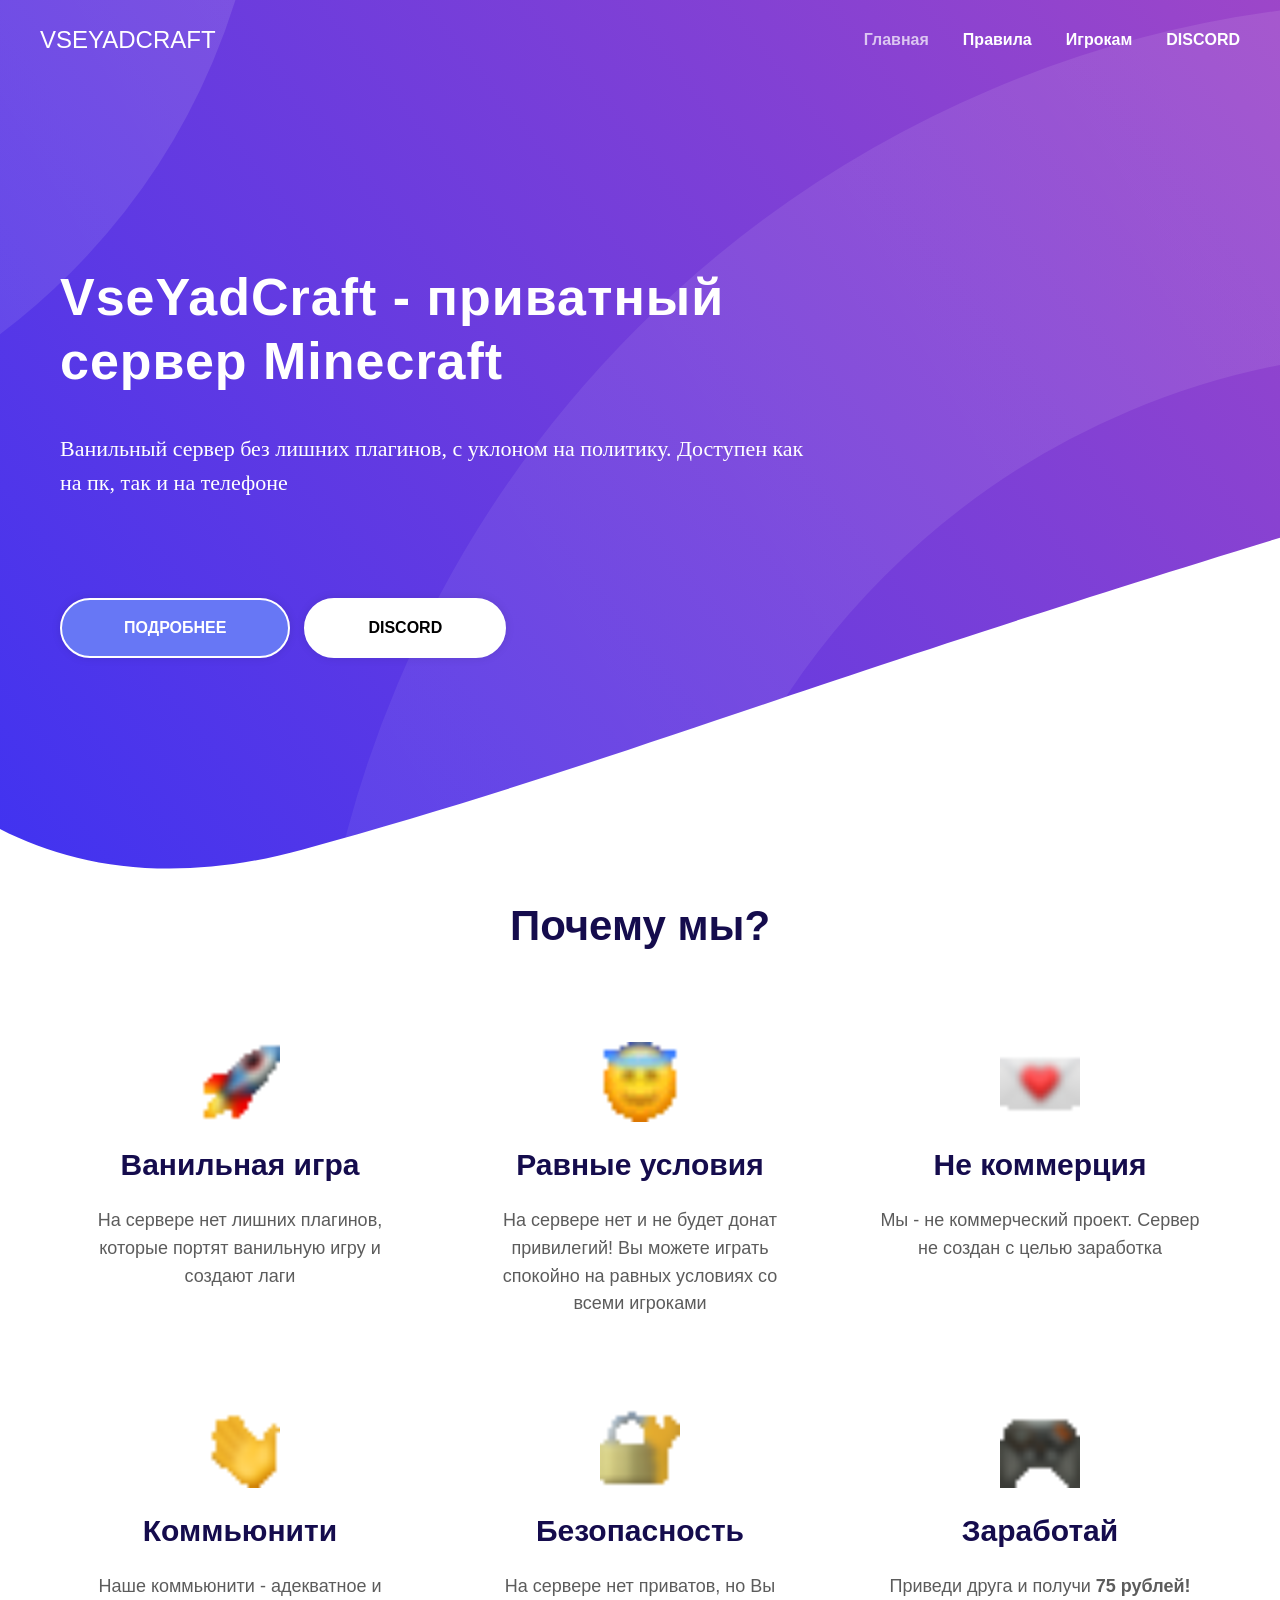
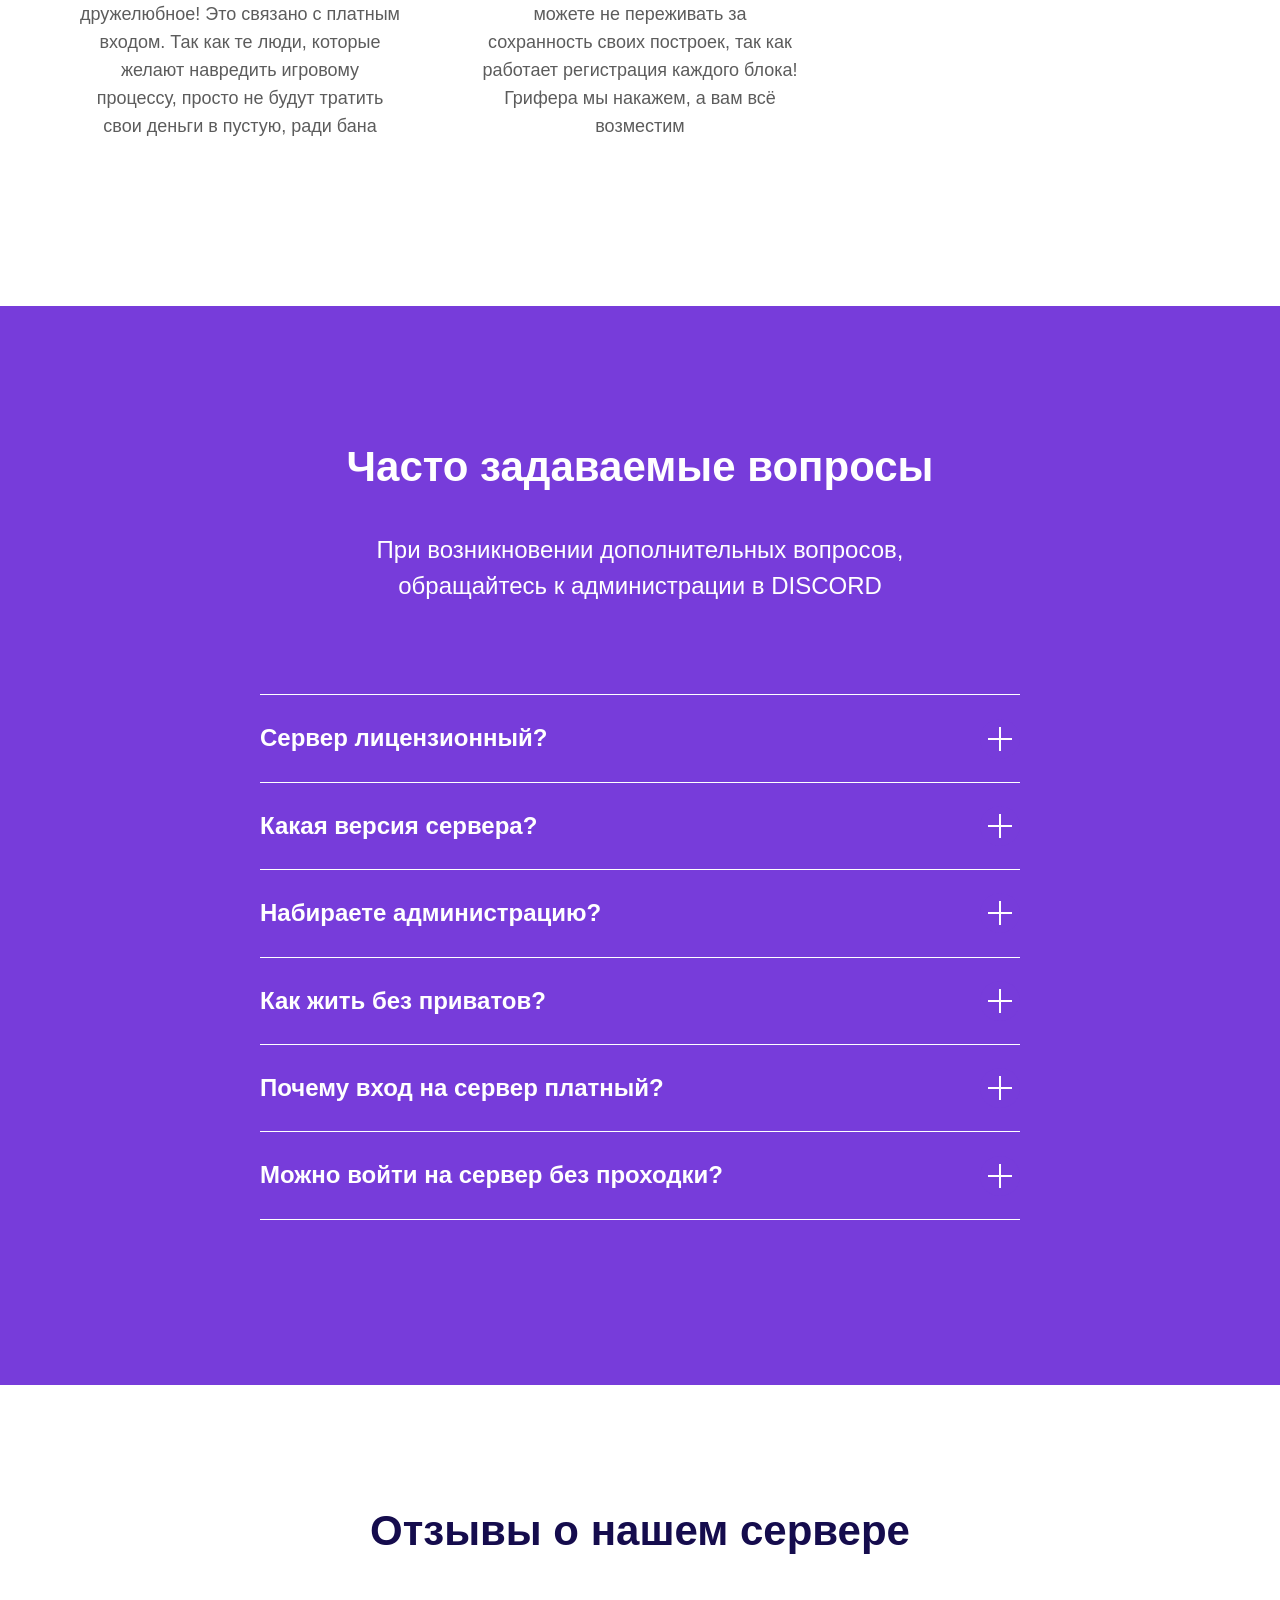
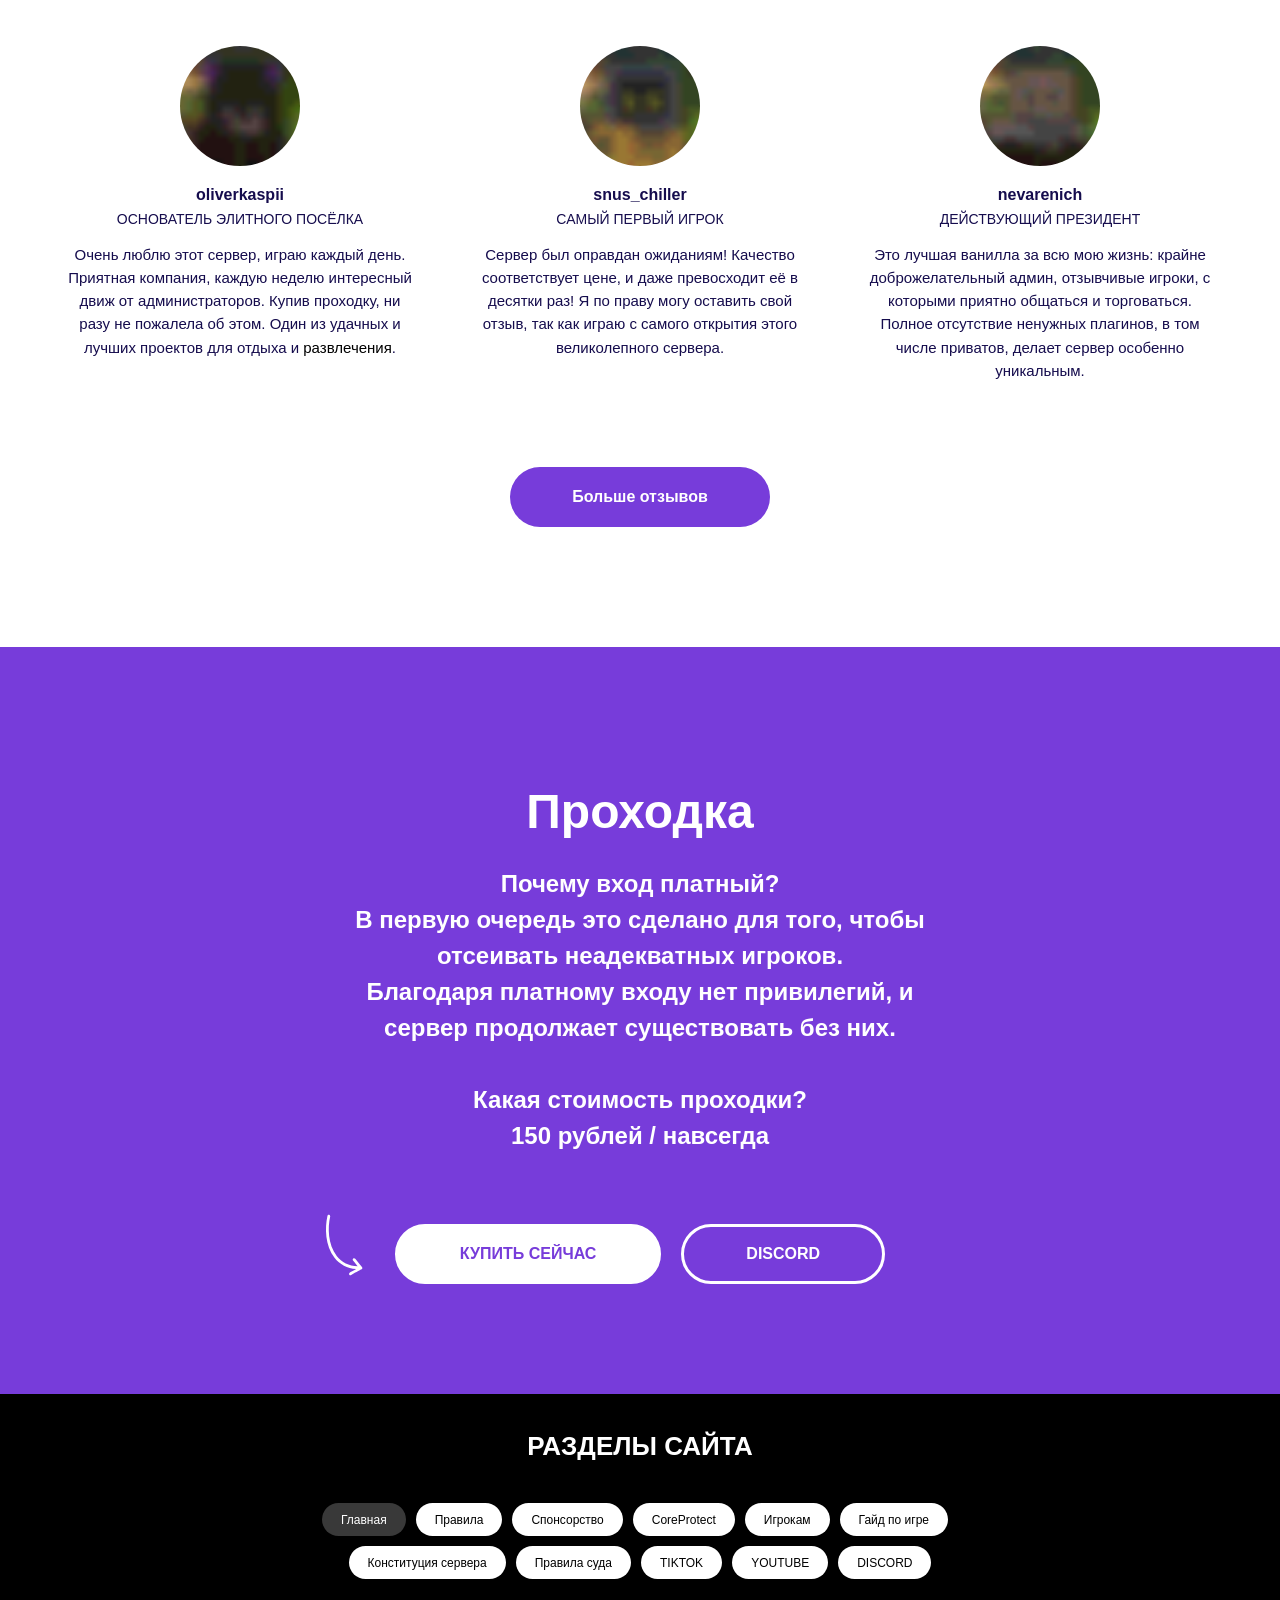
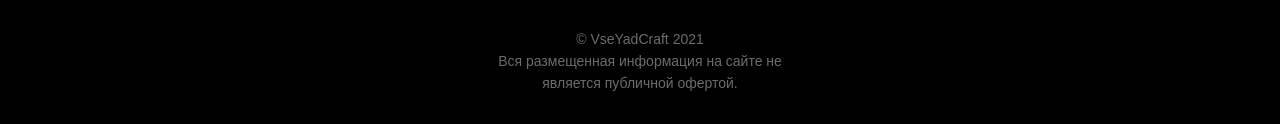
<file: index.htm>
﻿<!DOCTYPE html><html> <head><meta charset="utf-8"><meta http-equiv="Content-Type" content="text/html; charset=utf-8"><meta name="viewport" content="width=device-width, initial-scale=1.0"><!--metatextblock--><title>VseYadCraft - приватный сервер Minecraft</title><meta name="description" content="приватный сервер Minecraft 1.17 с элементами RolePlay. Доступен как на лицензии, так и на TLauncher"><meta property="og:url" content="https://VseYadCraft.net"><meta property="og:title" content="VseYadCraft - приватный сервер Minecraft"><meta property="og:description" content="приватный сервер Minecraft 1.16.5 с элементами RolePlay. Доступен как на лицензии, так и на TLauncher"><meta property="og:type" content="website"><meta property="og:image" content="https://static.tildacdn.com/tild6663-3133-4635-b138-366633633939/Frame_1_2.svg"><link rel="canonical" href="index.htm"><!--/metatextblock--><meta property="fb:app_id" content="257953674358265"><meta name="format-detection" content="telephone=no"><meta http-equiv="x-dns-prefetch-control" content="on"><link rel="dns-prefetch" href="https://ws.tildacdn.com"><link rel="dns-prefetch" href="https://static.tildacdn.com"><link rel="shortcut icon" href="tild6166-3237-4361-b838-653736663962/32.ico" type="image/x-icon"><!-- Assets --><link rel="stylesheet" href="css/tilda-grid-3.0.min.css" type="text/css" media="all"><link rel="stylesheet" href="tilda-blocks-2.14.css?t=1622982941" type="text/css" media="all"><link rel="preconnect" href="https://fonts.gstatic.com"><link href="css2?family=Roboto:wght@300;400;500;700&subset=latin,cyrillic" rel="stylesheet"><link rel="stylesheet" href="css/tilda-animation-1.0.min.css" type="text/css" media="all"><link rel="stylesheet" href="css/tilda-cover-1.0.min.css" type="text/css" media="all"><link rel="stylesheet" href="css/tilda-menusub-1.0.min.css" type="text/css" media="print" onload="this.media='all';"><noscript><link rel="stylesheet" href="css/tilda-menusub-1.0.min.css" type="text/css" media="all"></noscript><link rel="stylesheet" href="css/tilda-forms-1.0.min.css" type="text/css" media="all"><script src="js/jquery-1.10.2.min.js"></script><script src="js/tilda-scripts-3.0.min.js"></script><script src="tilda-blocks-2.7.js?t=1622982941"></script><script src="js/lazyload-1.3.min.js" charset="utf-8" async=""></script><script src="js/tilda-animation-1.0.min.js" charset="utf-8" async=""></script><script src="js/tilda-cover-1.0.min.js" charset="utf-8" async=""></script><script src="js/tilda-events-1.0.min.js" charset="utf-8" async=""></script><script src="js/tilda-menusub-1.0.min.js" charset="utf-8" async=""></script><script type="text/javascript">window.dataLayer = window.dataLayer || [];</script><script type="text/javascript">if((/bot|google|yandex|baidu|bing|msn|duckduckbot|teoma|slurp|crawler|spider|robot|crawling|facebook/i.test(navigator.userAgent))===false && typeof(sessionStorage)!='undefined' && sessionStorage.getItem('visited')!=='y'){	var style=document.createElement('style');	style.type='text/css';	style.innerHTML='@media screen and (min-width: 980px) {.t-records {opacity: 0;}.t-records_animated {-webkit-transition: opacity ease-in-out .2s;-moz-transition: opacity ease-in-out .2s;-o-transition: opacity ease-in-out .2s;transition: opacity ease-in-out .2s;}.t-records.t-records_visible {opacity: 1;}}';	document.getElementsByTagName('head')[0].appendChild(style);	$(document).ready(function() {	$('.t-records').addClass('t-records_animated');	setTimeout(function(){ $('.t-records').addClass('t-records_visible'); sessionStorage.setItem('visited','y');	},400);	});
}</script></head><body class="t-body" style="margin:0;"><!--allrecords--><div id="allrecords" class="t-records" data-hook="blocks-collection-content-node" data-tilda-project-id="3949045" data-tilda-page-id="19283941" data-tilda-formskey="e40e9649163fcca5f9ba78ac758c157a" data-tilda-lazy="yes" data-tilda-project-lang="RU"><!--header--><div id="t-header" class="t-records" data-hook="blocks-collection-content-node" data-tilda-project-id="3949045" data-tilda-page-id="19545716" data-tilda-formskey="e40e9649163fcca5f9ba78ac758c157a" data-tilda-lazy="yes" data-tilda-project-lang="RU"><div id="rec315540069" class="r t-rec t-screenmin-980px" style=" " data-animationappear="off" data-record-type="456" data-screen-min="980px"><!-- T456 --><div id="nav315540069marker"></div> <div class="t456__mobile"> <div class="t456__mobile_container"> <div class="t456__mobile_text t-name t-name_md" field="text">&nbsp;</div> <div class="t456__burger"> <span></span> <span></span> <span></span> <span></span> </div> </div> </div><div id="nav315540069" class="t456 t456__hidden t456__positionabsolute " style="background-color: rgba(0,0,0,0.0); " data-bgcolor-hex="#000000" data-bgcolor-rgba="rgba(0,0,0,0.0)" data-navmarker="nav315540069marker" data-appearoffset="" data-bgopacity-two="" data-menushadow="" data-bgopacity="0.0" data-menu-items-align="right" data-menu="yes"> <div class="t456__maincontainer " style=""> <div class="t456__leftwrapper" style="min-width:300px;width:300px;"> <div> <a href="index.htm" style="color:#ffffff;text-transform:uppercase;"> <div class="t456__logo t-title" field="title" style="color:#ffffff;text-transform:uppercase;"><del></del><del></del><del></del>VseYadCraft<strong></strong></div> </a> </div> </div> <div class="t456__rightwrapper t456__menualign_right" style=""> <ul class="t456__list"> <li class="t456__list_item"><a class="t-menu__link-item" href="index.htm" data-menu-submenu-hook="" style="color:#ffffff;font-weight:600;" data-menu-item-number="1">Главная</a> </li> <li class="t456__list_item"><a class="t-menu__link-item" href="rules.html" data-menu-submenu-hook="" style="color:#ffffff;font-weight:600;" data-menu-item-number="2">Правила</a> </li> <li class="t456__list_item"><a class="t-menu__link-item" href="forplayers.html" data-menu-submenu-hook="" style="color:#ffffff;font-weight:600;" data-menu-item-number="3">Игрокам</a> </li> <li class="t456__list_item"><a class="t-menu__link-item" href="https://discord.gg/raBKkhNJAy" data-menu-submenu-hook="" target="_blank" style="color:#ffffff;font-weight:600;" data-menu-item-number="4">DISCORD</a> </li> </ul> </div> </div></div><style>@media screen and (max-width: 980px) { #rec315540069 .t456__leftcontainer{ padding: 20px; }
}
@media screen and (max-width: 980px) { #rec315540069 .t456__imglogo{ padding: 20px 0; }
}</style><script type="text/javascript"> $(document).ready(function() { t456_highlight(); });
$(window).resize(function() { t456_setBg('315540069');
});
$(document).ready(function() { t456_setBg('315540069');
});</script><script type="text/javascript"> $(document).ready(function() { t456_createMobileMenu('315540069'); }); </script><style>#rec315540069 .t-menu__link-item{ position: relative;	}
#rec315540069 .t-menu__link-item::after { content: ''; position: absolute; left: 0;	bottom: 20%;	opacity: 0;	width: 100%;	height: 100%;	border-bottom: 0px solid #ffffff; -webkit-box-shadow: inset 0px -1px 0px 0px #ffffff; -moz-box-shadow: inset 0px -1px 0px 0px #ffffff; box-shadow: inset 0px -1px 0px 0px #ffffff; -webkit-transition: all 0.3s ease; transition: all 0.3s ease;
}
#rec315540069 .t-menu__link-item:not(.t-active):not(.tooltipstered):hover::after{	opacity: 1;	bottom: -0px;	}
@supports (overflow:-webkit-marquee) and (justify-content:inherit)
{ #rec315540069 .t-menu__link-item, #rec315540069 .t-menu__link-item.t-active { opacity: 1 !important; }
}</style><script type="text/javascript"> $(document).ready(function() { setTimeout(function(){ t_onFuncLoad('t_menusub_init', function() { t_menusub_init('315540069'); }); }, 500); });</script><style>@media screen and (max-width: 980px) { #rec315540069 .t-menusub__menu .t-menusub__link-item { color:#ffffff !important; } #rec315540069 .t-menusub__menu .t-menusub__link-item.t-active { color:#ffffff !important; }
}</style><!--[if IE 8]><style>#rec315540069 .t456 { filter: progid:DXImageTransform.Microsoft.gradient(startColorStr='#D9000000', endColorstr='#D9000000');
}</style><![endif]--> </div></div><!--/header--><div id="rec315521124" class="r t-rec t-rec_pb_0" style="padding-bottom:0px; " data-animationappear="off" data-record-type="204"><!-- cover --><div class="t-cover" id="recorddiv315521124" bgimgfield="img" style="height:100vh; background-image:url('tild6663-3133-4635-b138-366633633939/Frame_1_2.svg');"><div class="t-cover__carrier" id="coverCarry315521124" data-content-cover-id="315521124" data-content-cover-bg="https://static.tildacdn.com/tild6663-3133-4635-b138-366633633939/Frame_1_2.svg" data-content-cover-height="100vh" data-content-cover-parallax="" style="height:100vh;background-attachment:scroll; "></div> <div class="t-cover__filter" style="height:100vh;background-image: -moz-linear-gradient(top, rgba(0,0,0,0.0), rgba(0,0,0,0.0));background-image: -webkit-linear-gradient(top, rgba(0,0,0,0.0), rgba(0,0,0,0.0));background-image: -o-linear-gradient(top, rgba(0,0,0,0.0), rgba(0,0,0,0.0));background-image: -ms-linear-gradient(top, rgba(0,0,0,0.0), rgba(0,0,0,0.0));background-image: linear-gradient(top, rgba(0,0,0,0.0), rgba(0,0,0,0.0));filter: progid:DXImageTransform.Microsoft.gradient(startColorStr='#fe000000', endColorstr='#fe000000');"></div><div class="t-container"> <div class="t-col t-col_8"><div class="t-cover__wrapper t-valign_middle" style="height:100vh; position: relative;z-index: 1;"> <div class="t181"> <div data-hook-content="covercontent"> <div class="t181__wrapper"> <h1 class="t181__title t-title t-title_md" style="" field="title">VseYadCraft - приватный сервер Minecraft</h1> <div class="t181__descr t-descr t-descr_lg " style="color:#ffffff;font-weight:300;font-family:'Roboto';" field="descr">Ванильный сервер без лишних плагинов, с уклоном на политику. Доступен как на пк, так и на телефоне</div> <div style="margin-top:60px;"> <a href="#rec311327504" target="" class="t-btn js-click-stat " data-tilda-event-name="/tilda/click/rec315521124/button1" style="color:#ffffff;border:2px solid #ffffff;background-color:#6777f5;border-radius:36px; -moz-border-radius:36px; -webkit-border-radius:36px;font-weight:700;box-shadow: 0px 0px 10px 0px rgba(0, 0, 0, 0.1);"><table style="width:100%; height:100%;"><tr><td>ПОДРОБНЕЕ</td></tr></table></a> <a href="https://discord.gg/raBKkhNJAy" target="_blank" class="t-btn js-click-stat " data-tilda-event-name="/tilda/click/rec315521124/button2" style="color:#000000;border:2px solid #ffffff;background-color:#ffffff;border-radius:36px; -moz-border-radius:36px; -webkit-border-radius:36px;font-weight:700;box-shadow: 0px 0px 10px 0px rgba(0, 0, 0, 0.1);"><table style="width:100%; height:100%;"><tr><td>DISCORD</td></tr></table></a> </div> </div> </div> </div> </div> </div> </div> </div> <style>#rec315521124 .t-btn[data-btneffects-first],
#rec315521124 .t-btn[data-btneffects-second],
#rec315521124 .t-submit[data-btneffects-first],
#rec315521124 .t-submit[data-btneffects-second] {	position: relative; overflow: hidden; -webkit-transform: translate3d(0,0,0); transform: translate3d(0,0,0);
}</style><script type="text/javascript">$(document).ready(function() {
});</script><style>#rec315521124 .t-btn:not(.t-animate_no-hover):hover{ background-color: #4f33ea !important; color: #ffffff !important;	}	#rec315521124 .t-btn:not(.t-animate_no-hover){ -webkit-transition: background-color 0.2s ease-in-out, color 0.2s ease-in-out, border-color 0.2s ease-in-out, box-shadow 0.2s ease-in-out; transition: background-color 0.2s ease-in-out, color 0.2s ease-in-out, border-color 0.2s ease-in-out, box-shadow 0.2s ease-in-out;	}</style></div><div id="rec311327504" class="r t-rec t-rec_pt_0 t-rec_pb_165" style="padding-top:0px;padding-bottom:165px;background-color:#ffffff; " data-animationappear="off" data-record-type="844" data-bg-color="#ffffff"><!-- t844 --><div class="t844"><div class="t-section__container t-container"><div class="t-col t-col_12"><div class="t-section__topwrapper t-align_center"><h2 class="t-section__title t-title t-title_xs t-animate" data-animate-style="zoomin" data-animate-group="yes" field="btitle"><div style="color:#150c4d;" data-customstyle="yes">Почему мы?</div></h2></div></div></div><div class="t-container"> <div class="t844__col t-col t-col_4 t-align_center t-item t-animate" data-animate-style="zoomin" data-animate-chain="yes"> <div class="t844__bgimg t-margin_auto t-bgimg" bgimgfield="li_img__1531137250635" data-original="https://static.tildacdn.com/tild3366-3139-4564-b736-366332646635/rocket_1f680.png" style="width: 80px; height: 80px; background-image: url('tild3366-3139-4564-b736-366332646635/-/resizeb/20x/rocket_1f680.png');" role="img" aria-label="Ванильная игра. На сервере нет лишних плагинов, которые портят ванильную игру и создают лаги"></div> <div class="t844__wrappercenter "> <div class="t-heading t-heading_md" style="color:#150c4d;font-weight:700;" field="li_title__1531137250635">Ванильная игра</div> <div class="t-descr t-descr_sm" style="color:#5c5c5c;" field="li_descr__1531137250635">На сервере нет лишних плагинов, которые портят ванильную игру и создают лаги</div> </div> </div> <div class="t844__col t-col t-col_4 t-align_center t-item t-animate" data-animate-style="zoomin" data-animate-chain="yes"> <div class="t844__bgimg t-margin_auto t-bgimg" bgimgfield="li_img__1531137263951" data-original="https://static.tildacdn.com/tild6338-3930-4631-a661-393535643765/smiling-face-with-ha.png" style="width: 80px; height: 80px; background-image: url('tild6338-3930-4631-a661-393535643765/-/resizeb/20x/smiling-face-with-ha.png');" role="img" aria-label="Равные условия. На сервере нет и не будет донат привилегий! Вы можете играть спокойно на равных условиях со всеми игроками"></div> <div class="t844__wrappercenter "> <div class="t-heading t-heading_md" style="color:#150c4d;font-weight:700;" field="li_title__1531137263951">Равные условия<br></div> <div class="t-descr t-descr_sm" style="color:#5c5c5c;" field="li_descr__1531137263951">На сервере нет и не будет донат привилегий! Вы можете играть спокойно на равных условиях со всеми игроками</div> </div> </div> <div class="t844__col t-col t-col_4 t-align_center t-item t-animate" data-animate-style="zoomin" data-animate-chain="yes"> <div class="t844__bgimg t-margin_auto t-bgimg" bgimgfield="li_img__1531137278040" data-original="https://static.tildacdn.com/tild3865-6239-4365-b430-323261633832/love-letter_1f48c.png" style="width: 80px; height: 80px; background-image: url('tild3865-6239-4365-b430-323261633832/-/resizeb/20x/love-letter_1f48c.png');" role="img" aria-label="Не коммерция. Мы - не коммерческий проект Сервер не создан с целью заработка"></div> <div class="t844__wrappercenter "> <div class="t-heading t-heading_md" style="color:#150c4d;font-weight:700;" field="li_title__1531137278040">Не коммерция</div> <div class="t-descr t-descr_sm" style="color:#5c5c5c;" field="li_descr__1531137278040">Мы - не коммерческий проект. Сервер не создан с целью заработка</div> </div> </div> <div class="t-clear t844__separator" style=""></div> <div class="t844__col t-col t-col_4 t-align_center t-item t-animate" data-animate-style="zoomin" data-animate-chain="yes"> <div class="t844__bgimg t-margin_auto t-bgimg" bgimgfield="li_img__1531137295061" data-original="https://static.tildacdn.com/tild3136-3162-4262-b939-373630663533/waving-hand-sign_1f4.png" style="width: 80px; height: 80px; background-image: url('tild3136-3162-4262-b939-373630663533/-/resizeb/20x/waving-hand-sign_1f4.png');" role="img" aria-label="Коммьюнити. Наше коммьюнити - адекватное и дружелюбное! Это связано с платным входом. Так как те люди, которые желают навредить игровому процессу, просто не буду тратить свои деньги в пустую, ради бана"></div> <div class="t844__wrappercenter "> <div class="t-heading t-heading_md" style="color:#150c4d;font-weight:700;" field="li_title__1531137295061">Коммьюнити</div> <div class="t-descr t-descr_sm" style="color:#5c5c5c;" field="li_descr__1531137295061">Наше коммьюнити - адекватное и дружелюбное! Это связано с платным входом. Так как те люди, которые желают навредить игровому процессу, просто не будут тратить свои деньги в пустую, ради бана</div> </div> </div> <div class="t844__col t-col t-col_4 t-align_center t-item t-animate" data-animate-style="zoomin" data-animate-chain="yes"> <div class="t844__bgimg t-margin_auto t-bgimg" bgimgfield="li_img__1531137309241" data-original="https://static.tildacdn.com/tild3964-6365-4430-b665-633938363437/closed-lock-with-key.png" style="width: 80px; height: 80px; background-image: url('tild3964-6365-4430-b665-633938363437/-/resizeb/20x/closed-lock-with-key.png');" role="img" aria-label="Безопасность. На сервере нет приватов, но Вы можете не переживать за сохранность своих построек, так как работает регистрация каждого блока! Грифера мы накажем, а вам всё возместим"></div> <div class="t844__wrappercenter "> <div class="t-heading t-heading_md" style="color:#150c4d;font-weight:700;" field="li_title__1531137309241">Безопасность</div> <div class="t-descr t-descr_sm" style="color:#5c5c5c;" field="li_descr__1531137309241">На сервере нет приватов, но Вы можете не переживать за сохранность своих построек, так как работает регистрация каждого блока! Грифера мы накажем, а вам всё возместим</div> </div> </div> <div class="t844__col t-col t-col_4 t-align_center t-item t-animate" data-animate-style="zoomin" data-animate-chain="yes"> <div class="t844__bgimg t-margin_auto t-bgimg" bgimgfield="li_img__1531137326480" data-original="https://static.tildacdn.com/tild3566-3162-4937-a338-386434656466/video-game_1f3ae.png" style="width: 80px; height: 80px; background-image: url('tild3566-3162-4937-a338-386434656466/-/resizeb/20x/video-game_1f3ae.png');" role="img" aria-label="Заработай. Приведи друга и получи <b>75 рублей!"></div> <div class="t844__wrappercenter "> <div class="t-heading t-heading_md" style="color:#150c4d;font-weight:700;" field="li_title__1531137326480">Заработай<br></div> <div class="t-descr t-descr_sm" style="color:#5c5c5c;" field="li_descr__1531137326480">Приведи друга и получи <b>75 рублей!</div> </div> </div></div></div></div><div id="rec311330247" class="r t-rec t-rec_pt_135 t-rec_pb_165" style="padding-top:135px;padding-bottom:165px;background-color:#773cda; " data-animationappear="off" data-record-type="849" data-bg-color="#773cda"><!-- t849--><div class="t849"> <div class="t-section__container t-container"><div class="t-col t-col_12"><div class="t-section__topwrapper t-align_center"><h2 class="t-section__title t-title t-title_xs t-animate" data-animate-style="fadeinup" data-animate-group="yes" field="btitle"><div style="color:#ffffff;" data-customstyle="yes">Часто задаваемые вопросы</div></h2><div class="t-section__descr t-descr t-descr_xl t-margin_auto t-animate" data-animate-style="fadeinup" data-animate-group="yes" field="bdescr"><div style="color:#ffffff;" data-customstyle="yes">При возникновении дополнительных вопросов, обращайтесь к администрации в DISCORD<br></div></div></div></div></div> <div class="t-container"> <div class="t-col t-col_8 t-prefix_2"> <div class="t849__accordion t-animate" data-animate-style="fadeinup" data-animate-chain="yes" data-accordion="true"> <div class="t849__wrapper"> <div class="t849__header " style=" border-top: 1px solid #ffffff"> <div class="t849__title t-name t-name_xl" field="li_title__1620055364078" style="color:#ffffff;">Сервер лицензионный?</div> <div class="t849__icon"> <div class="t849__lines"> <svg width="24px" height="24px" viewbox="0 0 24 24" xmlns="http://www.w3.org/2000/svg" xmlns:xlink="http://www.w3.org/1999/xlink"> <g stroke="none" stroke-width="2px" fill="none" fill-rule="evenodd" stroke-linecap="square"> <g transform="translate(1.000000, 1.000000)" stroke="#ffffff"> <path d="M0,11 L22,11"></path> <path d="M11,0 L11,22"></path> </g> </g> </svg> </div> <div class="t849__circle" style="background-color: #773cda"></div> </div> <div class="t849__icon t849__icon-hover"> <div class="t849__lines"> <svg width="24px" height="24px" viewbox="0 0 24 24" xmlns="http://www.w3.org/2000/svg" xmlns:xlink="http://www.w3.org/1999/xlink"> <g stroke="none" stroke-width="2px" fill="none" fill-rule="evenodd" stroke-linecap="square"> <g transform="translate(1.000000, 1.000000)" stroke="#ffffff"> <path d="M0,11 L22,11"></path> <path d="M11,0 L11,22"></path> </g> </g> </svg> </div> <div class="t849__circle" style="background-color: #6734ba"></div> </div> </div> <div class="t849__content"> <div class="t849__textwrapper"> <div class="t849__text t-descr t-descr_sm" field="li_descr__1620055364078" style="color:#ffffff;">Нет. Вы можете играть с любого лаунчера, телефона или даже windows 10 edition</div> </div> </div> </div> </div> </div> <div class="t-col t-col_8 t-prefix_2"> <div class="t849__accordion t-animate" data-animate-style="fadeinup" data-animate-chain="yes" data-accordion="true"> <div class="t849__wrapper"> <div class="t849__header " style=" border-top: 1px solid #ffffff"> <div class="t849__title t-name t-name_xl" field="li_title__1620055365025" style="color:#ffffff;">Какая версия сервера?</div> <div class="t849__icon"> <div class="t849__lines"> <svg width="24px" height="24px" viewbox="0 0 24 24" xmlns="http://www.w3.org/2000/svg" xmlns:xlink="http://www.w3.org/1999/xlink"> <g stroke="none" stroke-width="2px" fill="none" fill-rule="evenodd" stroke-linecap="square"> <g transform="translate(1.000000, 1.000000)" stroke="#ffffff"> <path d="M0,11 L22,11"></path> <path d="M11,0 L11,22"></path> </g> </g> </svg> </div> <div class="t849__circle" style="background-color: #773cda"></div> </div> <div class="t849__icon t849__icon-hover"> <div class="t849__lines"> <svg width="24px" height="24px" viewbox="0 0 24 24" xmlns="http://www.w3.org/2000/svg" xmlns:xlink="http://www.w3.org/1999/xlink"> <g stroke="none" stroke-width="2px" fill="none" fill-rule="evenodd" stroke-linecap="square"> <g transform="translate(1.000000, 1.000000)" stroke="#ffffff"> <path d="M0,11 L22,11"></path> <path d="M11,0 L11,22"></path> </g> </g> </svg> </div> <div class="t849__circle" style="background-color: #6734ba"></div> </div> </div> <div class="t849__content"> <div class="t849__textwrapper"> <div class="t849__text t-descr t-descr_sm" field="li_descr__1620055365025" style="color:#ffffff;">Версия сервера 1.17</div> </div> </div> </div> </div> </div> <div class="t-col t-col_8 t-prefix_2"> <div class="t849__accordion t-animate" data-animate-style="fadeinup" data-animate-chain="yes" data-accordion="true"> <div class="t849__wrapper"> <div class="t849__header " style=" border-top: 1px solid #ffffff"> <div class="t849__title t-name t-name_xl" field="li_title__1620055370565" style="color:#ffffff;">Набираете администрацию?</div> <div class="t849__icon"> <div class="t849__lines"> <svg width="24px" height="24px" viewbox="0 0 24 24" xmlns="http://www.w3.org/2000/svg" xmlns:xlink="http://www.w3.org/1999/xlink"> <g stroke="none" stroke-width="2px" fill="none" fill-rule="evenodd" stroke-linecap="square"> <g transform="translate(1.000000, 1.000000)" stroke="#ffffff"> <path d="M0,11 L22,11"></path> <path d="M11,0 L11,22"></path> </g> </g> </svg> </div> <div class="t849__circle" style="background-color: #773cda"></div> </div> <div class="t849__icon t849__icon-hover"> <div class="t849__lines"> <svg width="24px" height="24px" viewbox="0 0 24 24" xmlns="http://www.w3.org/2000/svg" xmlns:xlink="http://www.w3.org/1999/xlink"> <g stroke="none" stroke-width="2px" fill="none" fill-rule="evenodd" stroke-linecap="square"> <g transform="translate(1.000000, 1.000000)" stroke="#ffffff"> <path d="M0,11 L22,11"></path> <path d="M11,0 L11,22"></path> </g> </g> </svg> </div> <div class="t849__circle" style="background-color: #6734ba"></div> </div> </div> <div class="t849__content"> <div class="t849__textwrapper"> <div class="t849__text t-descr t-descr_sm" field="li_descr__1620055370565" style="color:#ffffff;">Нет</div> </div> </div> </div> </div> </div> <div class="t-col t-col_8 t-prefix_2"> <div class="t849__accordion t-animate" data-animate-style="fadeinup" data-animate-chain="yes" data-accordion="true"> <div class="t849__wrapper"> <div class="t849__header " style=" border-top: 1px solid #ffffff"> <div class="t849__title t-name t-name_xl" field="li_title__1620055371654" style="color:#ffffff;">Как жить без приватов?</div> <div class="t849__icon"> <div class="t849__lines"> <svg width="24px" height="24px" viewbox="0 0 24 24" xmlns="http://www.w3.org/2000/svg" xmlns:xlink="http://www.w3.org/1999/xlink"> <g stroke="none" stroke-width="2px" fill="none" fill-rule="evenodd" stroke-linecap="square"> <g transform="translate(1.000000, 1.000000)" stroke="#ffffff"> <path d="M0,11 L22,11"></path> <path d="M11,0 L11,22"></path> </g> </g> </svg> </div> <div class="t849__circle" style="background-color: #773cda"></div> </div> <div class="t849__icon t849__icon-hover"> <div class="t849__lines"> <svg width="24px" height="24px" viewbox="0 0 24 24" xmlns="http://www.w3.org/2000/svg" xmlns:xlink="http://www.w3.org/1999/xlink"> <g stroke="none" stroke-width="2px" fill="none" fill-rule="evenodd" stroke-linecap="square"> <g transform="translate(1.000000, 1.000000)" stroke="#ffffff"> <path d="M0,11 L22,11"></path> <path d="M11,0 L11,22"></path> </g> </g> </svg> </div> <div class="t849__circle" style="background-color: #6734ba"></div> </div> </div> <div class="t849__content"> <div class="t849__textwrapper"> <div class="t849__text t-descr t-descr_sm" field="li_descr__1620055371654" style="color:#ffffff;">Если вас загриферят, то мы восстановим постройку.<br>Если у вас что-то украли, то мы вынудим нарушителя вернуть предмет (или вернем его сами). Нарушителей наказываем</div> </div> </div> </div> </div> </div> <div class="t-col t-col_8 t-prefix_2"> <div class="t849__accordion t-animate" data-animate-style="fadeinup" data-animate-chain="yes" data-accordion="true"> <div class="t849__wrapper"> <div class="t849__header " style=" border-top: 1px solid #ffffff"> <div class="t849__title t-name t-name_xl" field="li_title__1620055373651" style="color:#ffffff;">Почему вход на сервер платный?</div> <div class="t849__icon"> <div class="t849__lines"> <svg width="24px" height="24px" viewbox="0 0 24 24" xmlns="http://www.w3.org/2000/svg" xmlns:xlink="http://www.w3.org/1999/xlink"> <g stroke="none" stroke-width="2px" fill="none" fill-rule="evenodd" stroke-linecap="square"> <g transform="translate(1.000000, 1.000000)" stroke="#ffffff"> <path d="M0,11 L22,11"></path> <path d="M11,0 L11,22"></path> </g> </g> </svg> </div> <div class="t849__circle" style="background-color: #773cda"></div> </div> <div class="t849__icon t849__icon-hover"> <div class="t849__lines"> <svg width="24px" height="24px" viewbox="0 0 24 24" xmlns="http://www.w3.org/2000/svg" xmlns:xlink="http://www.w3.org/1999/xlink"> <g stroke="none" stroke-width="2px" fill="none" fill-rule="evenodd" stroke-linecap="square"> <g transform="translate(1.000000, 1.000000)" stroke="#ffffff"> <path d="M0,11 L22,11"></path> <path d="M11,0 L11,22"></path> </g> </g> </svg> </div> <div class="t849__circle" style="background-color: #6734ba"></div> </div> </div> <div class="t849__content"> <div class="t849__textwrapper"> <div class="t849__text t-descr t-descr_sm" field="li_descr__1620055373651" style="color:#ffffff;">В первую очередь это сделано для того, чтобы отсеивать неадекватных игроков и гриферов. Благодаря платному входу нет привилегий, и сервер продолжает существовать без них</div> </div> </div> </div> </div> </div> <div class="t-col t-col_8 t-prefix_2"> <div class="t849__accordion t-animate" data-animate-style="fadeinup" data-animate-chain="yes" data-accordion="true"> <div class="t849__wrapper"> <div class="t849__header " style=" border-top: 1px solid #ffffff"> <div class="t849__title t-name t-name_xl" field="li_title__1620055374173" style="color:#ffffff;">Можно войти на сервер без проходки?</div> <div class="t849__icon"> <div class="t849__lines"> <svg width="24px" height="24px" viewbox="0 0 24 24" xmlns="http://www.w3.org/2000/svg" xmlns:xlink="http://www.w3.org/1999/xlink"> <g stroke="none" stroke-width="2px" fill="none" fill-rule="evenodd" stroke-linecap="square"> <g transform="translate(1.000000, 1.000000)" stroke="#ffffff"> <path d="M0,11 L22,11"></path> <path d="M11,0 L11,22"></path> </g> </g> </svg> </div> <div class="t849__circle" style="background-color: #773cda"></div> </div> <div class="t849__icon t849__icon-hover"> <div class="t849__lines"> <svg width="24px" height="24px" viewbox="0 0 24 24" xmlns="http://www.w3.org/2000/svg" xmlns:xlink="http://www.w3.org/1999/xlink"> <g stroke="none" stroke-width="2px" fill="none" fill-rule="evenodd" stroke-linecap="square"> <g transform="translate(1.000000, 1.000000)" stroke="#ffffff"> <path d="M0,11 L22,11"></path> <path d="M11,0 L11,22"></path> </g> </g> </svg> </div> <div class="t849__circle" style="background-color: #6734ba"></div> </div> </div> <div class="t849__content"> <div class="t849__textwrapper"> <div class="t849__text t-descr t-descr_sm" field="li_descr__1620055374173" style="color:#ffffff;">Нельзя</div> </div> </div> </div> </div> <div class="t849__border" style="height: 1px; background-color: #ffffff"></div> </div> </div></div><script type="text/javascript"> $(document).ready(function(){ t849_init('311330247'); });</script></div><div id="rec311342799" class="r t-rec t-rec_pt_120 t-rec_pb_120" style="padding-top:120px;padding-bottom:120px;background-color:#ffffff; " data-record-type="528" data-bg-color="#ffffff"><!-- t528 --><div class="t528"><div class="t-section__container t-container"><div class="t-col t-col_12"><div class="t-section__topwrapper t-align_center"><div class="t-section__title t-title t-title_xs t-animate" data-animate-style="fadeinup" data-animate-group="yes" field="btitle"><div style="color:#150c4d;" data-customstyle="yes"><strong><em data-redactor-tag="em"></em>Отзывы о нашем сервере</strong></div></div></div></div></div> <div class="t528__container t-container"> <div class="t528__col t-col t-col_4 t-align_center t-animate" data-animate-style="fadeinup" data-animate-chain="yes"> <div class="t528__bgimg t-margin_auto t528__img_circle t-bgimg" data-original="https://static.tildacdn.com/tild6338-3838-4332-a432-636638653931/Frame_1_8.png" bgimgfield="li_img__1478014727987" style=" background-image: url('tild6338-3838-4332-a432-636638653931/-/resizeb/20x/Frame_1_8.png');"></div> <div class="t528__title t-name t-name_xs t-margin_auto" field="li_title__1478014727987" style="color:#150c4d; ">oliverkaspii</div> <div class="t528__descr t-descr t-descr_xxs" field="li_descr__1478014727987" style="color:#150c4d; ">ОСНОВАТЕЛЬ ЭЛИТНОГО ПОСЁЛКА</div> <div class="t528__text t-text t-text_xs t-margin_auto" field="li_text__1478014727987" style="color:#150c4d; ">Очень люблю этот сервер, играю каждый день. Приятная компания, каждую неделю интересный движ от администраторов. Купив проходку, ни разу не пожалела об этом. Один из удачных и лучших проектов для отдыха и <span style="color: rgb(0, 0, 0);">развлечения</span>.<br></div> </div> <div class="t528__col t-col t-col_4 t-align_center t-animate" data-animate-style="fadeinup" data-animate-chain="yes"> <div class="t528__bgimg t-margin_auto t528__img_circle t-bgimg" data-original="https://static.tildacdn.com/tild6563-3337-4562-b932-643936663832/2021-05-03_1954_1.png" bgimgfield="li_img__1478014691630" style=" background-image: url('tild6563-3337-4562-b932-643936663832/-/resizeb/20x/2021-05-03_1954_1.png');"></div> <div class="t528__title t-name t-name_xs t-margin_auto" field="li_title__1478014691630" style="color:#150c4d; ">snus_chiller</div> <div class="t528__descr t-descr t-descr_xxs" field="li_descr__1478014691630" style="color:#150c4d; ">САМЫЙ ПЕРВЫЙ ИГРОК</div> <div class="t528__text t-text t-text_xs t-margin_auto" field="li_text__1478014691630" style="color:#150c4d; ">Сервер был оправдан ожиданиям! Качество соответствует цене, и даже превосходит её в десятки раз! Я по праву могу оставить свой отзыв, так как играю с самого открытия этого великолепного сервера.<br></div> </div> <div class="t528__col t-col t-col_4 t-align_center t-animate" data-animate-style="fadeinup" data-animate-chain="yes"> <div class="t528__bgimg t-margin_auto t528__img_circle t-bgimg" data-original="https://static.tildacdn.com/tild6365-3965-4239-a134-363564383138/2021-05-03_1954.png" bgimgfield="li_img__1478014761774" style=" background-image: url('tild6365-3965-4239-a134-363564383138/-/resizeb/20x/2021-05-03_1954.png');"></div> <div class="t528__title t-name t-name_xs t-margin_auto" field="li_title__1478014761774" style="color:#150c4d; ">nevarenich</div> <div class="t528__descr t-descr t-descr_xxs" field="li_descr__1478014761774" style="color:#150c4d; ">ДЕЙСТВУЮЩИЙ ПРЕЗИДЕНТ</div> <div class="t528__text t-text t-text_xs t-margin_auto" field="li_text__1478014761774" style="color:#150c4d; ">Это лучшая ванилла за всю мою жизнь: крайне доброжелательный админ, отзывчивые игроки, с которыми приятно общаться и торговаться. Полное отсутствие ненужных плагинов, в том числе приватов, делает сервер особенно уникальным.<br></div> </div> </div><div class="t-section__container t-container"><div class="t-col t-col_12"><div class="t-section__bottomwrapper t-clear t-align_center fadeinup"><a href="https://discord.com/invite/raBKkhNJAy" target="_blank" class="t-btn t-animate" data-animate-style="fadeinup" data-animate-group="yes" style="color:#ffffff;background-color:#773cda;border-radius:30px; -moz-border-radius:30px; -webkit-border-radius:30px;"><table style="width:100%; height:100%;"><tr><td>Больше отзывов</td></tr></table></a></div></div></div> <style>#rec311342799 .t-btn:not(.t-animate_no-hover):hover{ background-color: #4c23ad !important;	}	#rec311342799 .t-btn:not(.t-animate_no-hover){ transition: background-color 0.2s ease-in-out, color 0.2s ease-in-out, border-color 0.2s ease-in-out, box-shadow 0.2s ease-in-out;	}</style></div><style> .t-review-social-links { line-height: 0px; } .t-review-social-links__wrapper { display: -webkit-box; display: -ms-flexbox; display: flex; -webkit-box-align: center; -ms-flex-align: center; align-items: center; -ms-flex-wrap: wrap; flex-wrap: wrap; width: auto; } .t-review-social-links { margin-top: 15px; } .t-review-social-links__item { padding: 0px 4px; } .t-review-social-links__item svg { width: 20px; height: 20px; } .t-review-social-links__wrapper_round .t-review-social-links__item svg { width: 23px; height: 23px; } .t-review-social-links__item:first-child { padding-left: 0px; } @media screen and (max-width: 960px) { .t-review-social-links__item { margin-bottom: 3px; } } @media screen and (max-width: 640px) { .t-review-social-links { margin-top: 13px; } .t-review-social-links__item { padding: 0px 3px; } .t-review-social-links__item svg { width: 17px; height: 17px; } .t-review-social-links__wrapper_round .t-review-social-links__item svg { width: 20px; height: 20px; } }</style><script> function t_reviews_social_init(recid){ var rec = $('#rec' + recid); var social = rec.find('.t-review-social-links'); if (social !== 'undefined' && social.length > 0) { social.each(function() { var $this = $(this); var socialAttr = $this.attr('data-social-links'); var socialWrapper = $this.find('.t-review-social-links__wrapper'); var links; $this.removeAttr('data-social-links'); if (typeof socialAttr !== 'undefined') { links = socialAttr.split(','); links.forEach(function(item) { t_reviews_social_add_item(item, socialWrapper); }); } }); } } function t_reviews_social_add_item(item, socialWrapper) { var fill = socialWrapper.attr('data-social-color') || '#000000'; var fb = ''; fb = '<div class="t-review-social-links__item">'; fb += '<a href="' + item + '" target="_blank">'; if (socialWrapper.hasClass('t-review-social-links__wrapper_round')) { fb += '<svg class="t-review-social-links__svg" version="1.1" id="Layer_1" xmlns="http://www.w3.org/2000/svg" xmlns:xlink="http://www.w3.org/1999/xlink" x="0px" y="0px" width="30px" height="30px" viewBox="0 0 48 48" enable-background="new 0 0 48 48" xml:space="preserve" fill="' + fill + '"><desc>Facebook</desc><path d="M47.761,24c0,13.121-10.638,23.76-23.758,23.76C10.877,47.76,0.239,37.121,0.239,24c0-13.124,10.638-23.76,23.764-23.76C37.123,0.24,47.761,10.876,47.761,24 M20.033,38.85H26.2V24.01h4.163l0.539-5.242H26.2v-3.083c0-1.156,0.769-1.427,1.308-1.427h3.318V9.168L26.258,9.15c-5.072,0-6.225,3.796-6.225,6.224v3.394H17.1v5.242h2.933V38.85z"></path></svg>'; } else { fb += '<svg class="t-review-social-links__svg" xmlns="http://www.w3.org/2000/svg" width="25" height="25" viewBox="0 0 48 48" fill="' + fill + '"><path d="M21.1 7.8C22.5 6.5 24.5 6 26.4 6h6v6.3h-3.9c-.8-.1-1.6.6-1.8 1.4v4.2h5.7c-.1 2-.4 4.1-.7 6.1h-5v18h-7.4V24h-3.6v-6h3.6v-5.9c.1-1.7.7-3.3 1.8-4.3z"/></svg>'; } fb += '</a>'; fb += '</div>'; var twi = ''; twi += '<div class="t-review-social-links__item">'; twi += '<a href="' + item + '" target="_blank">'; if (socialWrapper.hasClass('t-review-social-links__wrapper_round')) { twi += '<svg class="t-review-social-links__svg" xmlns="http://www.w3.org/2000/svg" width="30" height="30" viewBox="0 0 48 48" fill="' + fill + '"><path d="M47.762 24c0 13.121-10.639 23.76-23.761 23.76S.24 37.121.24 24C.24 10.876 10.879.24 24.001.24S47.762 10.876 47.762 24m-9.731-11.625a12.148 12.148 0 0 1-3.87 1.481 6.08 6.08 0 0 0-4.455-1.926 6.095 6.095 0 0 0-6.093 6.095c0 .478.054.941.156 1.388a17.302 17.302 0 0 1-12.559-6.367 6.066 6.066 0 0 0-.825 3.064 6.088 6.088 0 0 0 2.711 5.07 6.075 6.075 0 0 1-2.761-.762v.077c0 2.951 2.1 5.414 4.889 5.975a6.079 6.079 0 0 1-2.752.106 6.104 6.104 0 0 0 5.692 4.232 12.226 12.226 0 0 1-7.567 2.607c-.492 0-.977-.027-1.453-.084a17.241 17.241 0 0 0 9.34 2.736c11.209 0 17.337-9.283 17.337-17.337 0-.263-.004-.527-.017-.789a12.358 12.358 0 0 0 3.039-3.152 12.138 12.138 0 0 1-3.498.958 6.089 6.089 0 0 0 2.686-3.372"/></svg>'; } else { twi += '<svg class="t-review-social-links__svg" xmlns="http://www.w3.org/2000/svg" width="25" height="25" viewBox="0 0 48 48" fill="' + fill + '"><path d="M41.8 12.7c-1.3.6-2.8 1-4.2 1.1 1.5-1 2.6-2.3 3.2-4-1.5.8-2.9 1.5-4.7 1.8-1.3-1.5-3.2-2.3-5.3-2.3-4 0-7.3 3.2-7.3 7.3 0 .6 0 1.1.2 1.6-6-.3-11.3-3.2-15.1-7.6-.6 1.1-1 2.3-1 3.7 0 2.6 1.3 4.7 3.2 6-1.1 0-2.3-.3-3.2-1v.2c0 3.6 2.4 6.5 5.8 7.1-.6.2-1.3.3-1.9.3-.5 0-1 0-1.3-.2 1 2.9 3.6 5 6.8 5-2.4 1.9-5.7 3.1-9.1 3.1-.6 0-1.1 0-1.8-.2 3.2 2.1 7 3.2 11.2 3.2 13.4 0 20.7-11 20.7-20.7v-1c1.7-.7 2.8-2 3.8-3.4z"/></svg>'; } twi += '</a>'; twi += '</div>'; var vk = ''; vk += '<div class="t-review-social-links__item">'; vk += '<a href="' + item + '" target="_blank">'; if (socialWrapper.hasClass('t-review-social-links__wrapper_round')) { vk += '<svg class="t-review-social-links__svg" xmlns="http://www.w3.org/2000/svg" width="30" height="30" viewBox="0 0 48 48" fill="' + fill + '"><path d="M47.761 24c0 13.121-10.639 23.76-23.76 23.76C10.878 47.76.239 37.121.239 24 .239 10.877 10.878.24 24.001.24c13.121 0 23.76 10.637 23.76 23.76m-12.502 4.999c-2.621-2.433-2.271-2.041.89-6.25 1.923-2.562 2.696-4.126 2.45-4.796-.227-.639-1.64-.469-1.64-.469l-4.71.029s-.351-.048-.609.106c-.249.151-.414.505-.414.505s-.742 1.982-1.734 3.669c-2.094 3.559-2.935 3.747-3.277 3.524-.796-.516-.597-2.068-.597-3.171 0-3.449.522-4.887-1.02-5.259-.511-.124-.887-.205-2.195-.219-1.678-.016-3.101.007-3.904.398-.536.263-.949.847-.697.88.31.041 1.016.192 1.388.699.484.656.464 2.131.464 2.131s.282 4.056-.646 4.561c-.632.347-1.503-.36-3.37-3.588-.958-1.652-1.68-3.481-1.68-3.481s-.14-.344-.392-.527c-.299-.222-.722-.298-.722-.298l-4.469.018s-.674-.003-.919.289c-.219.259-.018.752-.018.752s3.499 8.104 7.573 12.23c3.638 3.784 7.764 3.36 7.764 3.36h1.867s.566.113.854-.189c.265-.288.256-.646.256-.646s-.034-2.512 1.129-2.883c1.15-.36 2.624 2.429 4.188 3.497 1.182.812 2.079.633 2.079.633l4.181-.056s2.186-.136 1.149-1.858c-.197-.139-.715-1.269-3.219-3.591"/></svg>'; } else { vk += '<svg class="t-review-social-links__svg" xmlns="http://www.w3.org/2000/svg" width="25" height="25" viewBox="0 0 48 48" fill="' + fill + '"><path d="M41.2 22.2c.6-.8 1.1-1.5 1.5-2 2.7-3.5 3.8-5.8 3.5-6.8l-.2-.2c-.1-.1-.3-.3-.7-.4-.4-.1-.9-.1-1.5-.1h-7.2c-.2 0-.3 0-.3.1 0 0-.1 0-.1.1v.1c-.1 0-.2.1-.3.2-.1.1-.2.2-.2.4-.7 1.9-1.5 3.6-2.5 5.2-.6 1-1.1 1.8-1.6 2.5s-.9 1.2-1.2 1.5c-.3.3-.6.6-.9.8-.2.3-.4.4-.5.4-.1 0-.3-.1-.4-.1-.2-.1-.4-.3-.5-.6-.1-.2-.2-.5-.3-.9 0-.4-.1-.7-.1-.9v-4c0-.7 0-1.2.1-1.6v-1.3c0-.4 0-.8-.1-1.1-.1-.3-.1-.5-.2-.7-.1-.2-.3-.4-.5-.6-.2-.1-.5-.2-.8-.3-.8-.2-1.9-.3-3.1-.3-2.9 0-4.7.2-5.5.6-.3.2-.6.4-.9.7-.3.3-.3.5-.1.6.9.1 1.6.5 2 1l.1.3c.1.2.2.6.3 1.1.1.5.2 1.1.2 1.7.1 1.1.1 2.1 0 2.9-.1.8-.1 1.4-.2 1.9-.1.4-.2.8-.3 1.1-.1.3-.2.4-.3.5 0 .1-.1.1-.1.1-.1-.1-.4-.1-.6-.1-.2 0-.5-.1-.8-.3-.3-.2-.6-.5-1-.9-.3-.4-.7-.9-1.1-1.6-.4-.7-.8-1.5-1.3-2.4l-.4-.7c-.2-.4-.5-1.1-.9-1.9-.4-.8-.8-1.6-1.1-2.4-.1-.3-.3-.6-.6-.7l-.1-.1c-.1-.1-.2-.1-.4-.2s-.3-.1-.5-.2H3.2c-.6 0-1.1.1-1.3.4l-.1.1c0 .1-.1.2-.1.4s0 .4.1.6c.9 2.2 1.9 4.3 3 6.3s2 3.6 2.8 4.9c.8 1.2 1.6 2.4 2.4 3.5.8 1.1 1.4 1.8 1.7 2.1.3.3.5.5.6.7l.6.6c.4.4.9.8 1.6 1.3.7.5 1.5 1 2.4 1.5.9.5 1.9.9 3 1.2 1.2.3 2.3.4 3.4.4H26c.5 0 .9-.2 1.2-.5l.1-.1c.1-.1.1-.2.2-.4s.1-.4.1-.6c0-.7 0-1.3.1-1.8s.2-.9.4-1.2c.1-.3.3-.5.5-.7.2-.2.3-.3.4-.3.1 0 .1-.1.2-.1.4-.1.8 0 1.3.4s1 .8 1.4 1.3c.4.5 1 1.1 1.6 1.8.6.7 1.2 1.2 1.6 1.5l.5.3c.3.2.7.4 1.2.5.5.2.9.2 1.3.1l5.9-.1c.6 0 1-.1 1.4-.3.3-.2.5-.4.6-.6.1-.2.1-.5 0-.8-.1-.3-.1-.5-.2-.6-.1-.1-.1-.2-.2-.3-.8-1.4-2.2-3.1-4.4-5.1-1-.9-1.6-1.6-1.9-1.9-.5-.6-.6-1.2-.3-1.9.3-.5 1-1.5 2.2-3z"/></svg>'; } vk += '</a>'; vk += '</div>'; var ok = ''; ok += '<div class="t-review-social-links__item">'; ok += '<a href="' + item + '" target="_blank">'; if (socialWrapper.hasClass('t-review-social-links__wrapper_round')) { ok += '<svg class="t-review-social-links__svg" xmlns="http://www.w3.org/2000/svg" width="30" height="30" viewBox="0 0 30 30" fill="' + fill + '"><path d="M15.001 29.997C6.715 29.997 0 23.28 0 14.997 0 6.714 6.715 0 15.001 0 23.282-.001 30 6.713 30 14.998c0 8.283-6.716 14.999-14.998 14.999zM15 9.163c.986 0 1.787.803 1.787 1.787 0 .987-.801 1.788-1.787 1.788a1.788 1.788 0 0 1 0-3.574zm4.317 1.787a4.322 4.322 0 0 0-4.317-4.319 4.323 4.323 0 0 0-4.319 4.32A4.322 4.322 0 0 0 15 15.266a4.32 4.32 0 0 0 4.316-4.317zm-2.57 7.84a8.126 8.126 0 0 0 2.507-1.038 1.266 1.266 0 0 0-1.347-2.143 5.482 5.482 0 0 1-5.816 0 1.265 1.265 0 0 0-1.348 2.143c.78.49 1.628.838 2.507 1.038l-2.414 2.414a1.267 1.267 0 0 0 .894 2.16c.324 0 .649-.125.895-.37l2.371-2.373 2.373 2.373a1.265 1.265 0 0 0 1.788-1.789l-2.41-2.415z"/></svg>'; } else { ok += '<svg class="t-review-social-links__svg" xmlns="http://www.w3.org/2000/svg" width="25" height="25" viewBox="0 0 25 25" fill="' + fill + '"><path d="M12.498 6.2a1.932 1.932 0 0 0-1.929 1.93 1.932 1.932 0 0 0 3.861 0 1.932 1.932 0 0 0-1.932-1.93zm0 6.592a4.668 4.668 0 0 1-4.66-4.662 4.665 4.665 0 0 1 4.66-4.663 4.666 4.666 0 0 1 4.664 4.663 4.669 4.669 0 0 1-4.664 4.662zm-1.884 3.801a8.75 8.75 0 0 1-2.708-1.12 1.367 1.367 0 1 1 1.455-2.312 5.925 5.925 0 0 0 6.276 0 1.367 1.367 0 1 1 1.456 2.311c-.832.522-1.749.9-2.707 1.12l2.606 2.608a1.367 1.367 0 0 1-1.933 1.931L12.5 18.569l-2.561 2.562a1.368 1.368 0 0 1-1.934-1.934l2.609-2.604z"/></svg>'; } ok += '</a>'; ok += '</div>'; var behance = ''; behance += '<div class="t-review-social-links__item">'; behance += '<a href="' + item + '" target="_blank">'; if (socialWrapper.hasClass('t-review-social-links__wrapper_round')) { behance += '<svg class="t-review-social-links__svg" xmlns="http://www.w3.org/2000/svg" width="30" height="30" viewBox="-455 257 48 48" fill="' + fill + '"><path d="M-421.541 278.608c-3.095 0-3.526 3.09-3.526 3.09h6.581c0-.001.042-3.09-3.055-3.09zM-436.472 281.697h-5.834v5.356h5.165c.088 0 .219.002.374 0 .831-.02 2.406-.261 2.406-2.604-.001-2.78-2.111-2.752-2.111-2.752z"/><path d="M-430.984 257C-444.248 257-455 267.75-455 281.014c0 13.263 10.752 24.016 24.016 24.016 13.262 0 24.014-10.752 24.014-24.016-.001-13.263-10.754-24.014-24.014-24.014zm5.054 14.756h8.267v2.467h-8.267v-2.467zm-4.179 12.943c0 6.116-6.364 5.914-6.364 5.914h-10.428v-20.038h10.428c3.168 0 5.668 1.75 5.668 5.335s-3.057 3.813-3.057 3.813c4.031 0 3.753 4.976 3.753 4.976zm15.466-.328h-10.384c0 3.722 3.526 3.487 3.526 3.487 3.329 0 3.213-2.156 3.213-2.156h3.527c0 5.722-6.859 5.33-6.859 5.33-8.227 0-7.698-7.661-7.698-7.661s-.008-7.698 7.698-7.698c8.112.001 6.977 8.698 6.977 8.698z"/><path d="M-435.055 276.221c0-2.084-1.417-2.084-1.417-2.084H-442.306v4.471h5.472c.944 0 1.779-.304 1.779-2.387z"/></svg>'; } else { behance += '<svg class="t-review-social-links__svg" xmlns="http://www.w3.org/2000/svg" width="25" height="25" viewBox="0 0 25 25" fill="' + fill + '"><path d="M22.4 7.5h-5.6V6.1h5.6v1.4zm-9.3 5.7c.4.6.5 1.2.5 2s-.2 1.6-.6 2.2c-.3.4-.6.8-1 1.1-.4.3-1 .6-1.6.7-.6.1-1.3.2-2 .2H2.3V5.6H9c1.7 0 2.9.5 3.6 1.5.4.6.6 1.3.6 2.1s-.2 1.5-.6 2c-.2.3-.6.6-1.1.8.7.2 1.2.7 1.6 1.2zM5.5 11h2.9c.6 0 1.1-.1 1.5-.3.4-.2.6-.6.6-1.2s-.2-1.1-.7-1.3C9.3 8.1 8.7 8 8.1 8H5.5v3zm5.2 4c0-.7-.3-1.2-.9-1.5-.3-.2-.8-.2-1.4-.2h-3V17h2.9c.6 0 1.1-.1 1.4-.2.7-.3 1-.9 1-1.8zm13.8-2.2c.1.5.1 1.1.1 2h-7.2c0 1 .4 1.7 1 2.1.4.3.9.4 1.4.4.6 0 1.1-.1 1.4-.5.2-.2.4-.4.5-.7h2.6c-.1.6-.4 1.2-1 1.8-.9 1-2.1 1.4-3.7 1.4-1.3 0-2.5-.4-3.5-1.2-1-.8-1.5-2.1-1.5-4 0-1.7.5-3 1.4-4 .9-.9 2.1-1.4 3.5-1.4.9 0 1.6.2 2.3.5.7.3 1.3.8 1.7 1.5.6.6.8 1.3 1 2.1zm-2.7.2c0-.7-.3-1.2-.7-1.6-.4-.4-.9-.5-1.5-.5-.7 0-1.2.2-1.5.6-.4.4-.6.9-.7 1.5h4.4z"/></svg>'; } behance += '</a>'; behance += '</div>'; var vimeo = ''; vimeo += '<div class="t-review-social-links__item">'; vimeo += '<a href="' + item + '" target="_blank">'; if (socialWrapper.hasClass('t-review-social-links__wrapper_round')) { vimeo += '<svg class="t-review-social-links__svg" xmlns="http://www.w3.org/2000/svg" width="30" height="30" viewBox="-455 257 48 48" fill="' + fill + '"><path d="M-431 256.971c13.267 0 24.023 10.755 24.023 24.023s-10.755 24.023-24.023 24.023-24.023-10.755-24.023-24.023 10.756-24.023 24.023-24.023zm-12.262 19.146l.996 1.306s2.054-1.619 2.739-.81c.685.81 3.299 10.584 4.171 12.387.761 1.581 2.862 3.672 5.166 2.179 2.302-1.493 9.959-8.03 11.329-15.749 1.369-7.717-9.213-6.1-10.335.623 2.802-1.682 4.297.683 2.863 3.362-1.431 2.676-2.739 4.421-3.424 4.421-.683 0-1.209-1.791-1.992-4.92-.81-3.236-.804-9.064-4.17-8.403-3.171.623-7.343 5.604-7.343 5.604z"/></svg>'; } else { vimeo += '<svg class="t-review-social-links__svg" xmlns="http://www.w3.org/2000/svg" width="25" height="25" viewBox="0 0 48 48" fill="' + fill + '"><path d="M2.9 16.5l1.6 2s3.2-2.5 4.3-1.3c1.1 1.3 5.2 16.5 6.5 19.3 1.2 2.5 4.5 5.7 8.1 3.4S39 27.4 41.1 15.3s-14.4-9.5-16.1 1c4.4-2.6 6.7 1.1 4.5 5.3s-4.3 6.9-5.3 6.9c-1.1 0-1.9-2.8-3.1-7.7-1.3-5.1-1.3-14.2-6.5-13.1-5.2 1-11.7 8.8-11.7 8.8z"/></svg>'; } vimeo += '</a>'; vimeo += '</div>'; var youtube = ''; youtube += '<div class="t-review-social-links__item">'; youtube += '<a href="' + item + '" target="_blank">'; if (socialWrapper.hasClass('t-review-social-links__wrapper_round')) { youtube += '<svg class="t-review-social-links__svg" xmlns="http://www.w3.org/2000/svg" width="30" height="30" viewBox="-455 257 48 48" fill="' + fill + '"><path d="M-431 257.013c13.248 0 23.987 10.74 23.987 23.987s-10.74 23.987-23.987 23.987-23.987-10.74-23.987-23.987 10.739-23.987 23.987-23.987zm11.815 18.08c-.25-1.337-1.363-2.335-2.642-2.458-3.054-.196-6.119-.355-9.178-.357-3.059-.002-6.113.154-9.167.347-1.284.124-2.397 1.117-2.646 2.459a40.163 40.163 0 0 0 0 11.672c.249 1.342 1.362 2.454 2.646 2.577 3.055.193 6.107.39 9.167.39 3.058 0 6.126-.172 9.178-.37 1.279-.124 2.392-1.269 2.642-2.606a39.769 39.769 0 0 0 0-11.654zm-14.591 9.342v-7.115l6.627 3.558-6.627 3.557z"/></svg>'; } else { youtube += '<svg class="t-review-social-links__svg" xmlns="http://www.w3.org/2000/svg" width="25" height="25" viewBox="0 0 48 48" fill="' + fill + '"><path d="M43.9 15.3c-.4-3.1-2.2-5-5.3-5.3-3.6-.3-11.4-.5-15-.5-7.3 0-10.6.2-14.1.5-3.3.3-4.8 1.8-5.4 4.9-.4 2.1-.6 4.1-.6 8.9 0 4.3.2 6.9.5 9.2.4 3.1 2.5 4.8 5.7 5.1 3.6.3 10.9.5 14.4.5s11.2-.2 14.7-.6c3.1-.4 4.6-2 5.1-5.1 0 0 .5-3.3.5-9.1 0-3.3-.2-6.4-.5-8.5zM19.7 29.8V18l11.2 5.8-11.2 6z"/></svg>'; } youtube += '</a>'; youtube += '</div>'; var instagram = ''; instagram += '<div class="t-review-social-links__item">'; instagram += ' <a href="' + item + '" target="_blank">'; if (socialWrapper.hasClass('t-review-social-links__wrapper_round')) { instagram += '<svg class="t-review-social-links__svg" xmlns="http://www.w3.org/2000/svg" width="30" height="30" viewBox="0 0 30 30" fill="' + fill + '"><path d="M15 11.014a3.986 3.986 0 1 0 .001 7.971A3.986 3.986 0 0 0 15 11.014zm0 6.592A2.604 2.604 0 0 1 12.393 15 2.604 2.604 0 0 1 15 12.394 2.614 2.614 0 0 1 17.607 15 2.604 2.604 0 0 1 15 17.606zM19.385 9.556a.915.915 0 0 0-.92.921c0 .512.407.919.92.919a.914.914 0 0 0 .921-.919.916.916 0 0 0-.921-.921z"/><path d="M15.002.15C6.798.15.149 6.797.149 15c0 8.201 6.649 14.85 14.853 14.85 8.199 0 14.85-6.648 14.85-14.85 0-8.203-6.651-14.85-14.85-14.85zm7.664 18.115c0 2.423-1.979 4.401-4.416 4.401h-6.5c-2.438 0-4.417-1.979-4.417-4.386v-6.546c0-2.422 1.978-4.4 4.417-4.4h6.5c2.438 0 4.416 1.978 4.416 4.4v6.531z"/></svg>'; } else { instagram += '<svg class="t-review-social-links__svg" xmlns="http://www.w3.org/2000/svg" width="25" height="25" viewBox="0 0 25 25" fill="' + fill + '"><path d="M16.396 3.312H8.604c-2.921 0-5.292 2.371-5.292 5.273v7.846c0 2.886 2.371 5.256 5.292 5.256h7.791c2.922 0 5.292-2.37 5.292-5.274V8.586c.001-2.903-2.37-5.274-5.291-5.274zM7.722 12.5a4.778 4.778 0 1 1 9.554 0 4.778 4.778 0 0 1-9.554 0zm10.034-4.318c-.615 0-1.104-.487-1.104-1.102s.488-1.103 1.104-1.103c.614 0 1.102.488 1.102 1.103s-.488 1.102-1.102 1.102z" /><path d="M12.5 9.376A3.12 3.12 0 0 0 9.376 12.5a3.12 3.12 0 0 0 3.124 3.124 3.12 3.12 0 0 0 3.124-3.124A3.133 3.133 0 0 0 12.5 9.376z"/></svg>'; } instagram += '</a>'; instagram += '</div>'; var pinterest = ''; pinterest += '<div class="t-review-social-links__item">'; pinterest += '<a href="' + item + '" target="_blank">'; if (socialWrapper.hasClass('t-review-social-links__wrapper_round')) { pinterest += '<svg class="t-review-social-links__svg" xmlns="http://www.w3.org/2000/svg" width="30" height="30" viewBox="-455 257 48 48" fill="' + fill + '"><path d="M-407 281c0 13.254-10.746 24-23.999 24-13.257 0-24.003-10.746-24.003-24 0-13.256 10.746-24 24.003-24 13.253 0 23.999 10.744 23.999 24zm-30.628 14.811c.027.205.29.254.409.1.17-.223 2.365-2.932 3.111-5.639.211-.768 1.212-4.738 1.212-4.738.599 1.145 2.349 2.148 4.21 2.148 5.539 0 9.297-5.049 9.297-11.809 0-5.111-4.329-9.873-10.909-9.873-8.186 0-12.314 5.871-12.314 10.766 0 2.963 1.122 5.6 3.527 6.582.395.162.749.006.863-.43.08-.303.268-1.065.353-1.385.114-.432.07-.582-.248-.959-.694-.818-1.138-1.879-1.138-3.381 0-4.353 3.259-8.252 8.484-8.252 4.627 0 7.169 2.828 7.169 6.603 0 4.969-2.198 9.162-5.461 9.162-1.804 0-3.153-1.49-2.722-3.32.518-2.182 1.522-4.537 1.522-6.113 0-1.41-.758-2.588-2.324-2.588-1.843 0-3.323 1.908-3.323 4.461 0 1.627.55 2.727.55 2.727l-2.217 9.391c-.657 2.787-.099 6.203-.051 6.547z"/></svg>'; } else { pinterest += '<svg class="t-review-social-links__svg" xmlns="http://www.w3.org/2000/svg" width="25" height="25" viewBox="0 0 48 48" fill="' + fill + '"><path d="M24.9 5.5c4.2 0 7.7 1.3 10.5 3.9s4.1 5.7 4.1 9.2c0 4.6-1.2 8.4-3.5 11.3-2.3 3-5.3 4.5-8.9 4.5-1.2 0-2.3-.3-3.4-.9s-1.8-1.3-2.2-2c-.9 3.5-1.4 5.6-1.6 6.3-.7 2.4-2 4.9-4.1 7.5-.2.2-.4.2-.5-.1-.5-3.5-.5-6.4.1-8.7l2.9-12.6c-.5-.9-.7-2.1-.7-3.6 0-1.7.4-3.1 1.3-4.2s1.9-1.7 3.2-1.7c1 0 1.8.3 2.3 1 .5.6.8 1.5.8 2.4 0 .6-.1 1.4-.3 2.3-.2.9-.5 1.9-.9 3.1s-.6 2.1-.8 2.8c-.3 1.2-.1 2.2.7 3.1.7.9 1.7 1.3 3 1.3 2.1 0 3.8-1.2 5.2-3.6 1.4-2.4 2-5.3 2-8.7 0-2.6-.8-4.7-2.5-6.3-1.7-1.6-4-2.4-7-2.4-3.4 0-6.1 1.1-8.2 3.2S13 17.4 13 20.4c0 1.8.5 3.3 1.5 4.5.3.4.4.8.3 1.2 0 .1-.1.3-.2.6-.1.4-.1.6-.2.7 0 .1-.1.4-.2.6-.1.3-.3.4-.4.4h-.6c-3.1-1.3-4.7-4.2-4.7-8.7 0-3.6 1.5-6.9 4.4-9.9s7-4.3 12-4.3z"/></svg>'; } pinterest += '</a>'; pinterest += '</div>'; var linkedin = ''; linkedin += '<div class="t-review-social-links__item">'; linkedin += '<a href="' + item + '" target="_blank">'; if (socialWrapper.hasClass('t-review-social-links__wrapper_round')) { linkedin += '<svg class="t-review-social-links__svg" xmlns="http://www.w3.org/2000/svg" width="30" height="30" viewBox="-615 1477 48 48" fill="' + fill + '"><path d="M-566.999 1501c0 13.256-10.746 24-24 24-13.256 0-24.002-10.744-24.002-24 0-13.254 10.746-24 24.002-24 13.254 0 24 10.746 24 24zm-38.507 13.975h6.22v-20.004h-6.22v20.004zm3.11-22.739a3.606 3.606 0 0 0 0-7.211 3.603 3.603 0 0 0-3.604 3.605 3.604 3.604 0 0 0 3.604 3.606zm26.396 11.766c0-5.387-1.163-9.529-7.454-9.529-3.023 0-5.054 1.658-5.884 3.231h-.085v-2.733h-5.964v20.004h6.216v-9.896c0-2.609.493-5.137 3.729-5.137 3.186 0 3.232 2.984 3.232 5.305v9.729h6.21v-10.974z"/></svg>'; } else { linkedin += '<svg class="t-review-social-links__svg" xmlns="http://www.w3.org/2000/svg" width="25" height="25" viewBox="0 0 48 48" fill="' + fill + '"><path d="M42.3 23.1v13.5h-7.9V24c0-3.2-1.1-5.3-4-5.3-2.2 0-3.5 1.5-4 2.9-.2.5-.3 1.2-.3 1.9v13.2h-7.9s.1-21.4 0-23.6h7.9v3.3s0 .1-.1.1h.1v-.1c1-1.6 2.9-3.9 7.1-3.9 5.2-.1 9.1 3.3 9.1 10.6zM10.1 1.6c-2.7 0-4.4 1.8-4.4 4.1S7.4 9.8 10 9.8h.1c2.7 0 4.4-1.8 4.4-4.1s-1.7-4.1-4.4-4.1zm-3.9 35H14V13H6.2v23.6z"/></svg>'; } linkedin += '</a>'; linkedin += '</div>'; var soundcloud = ''; soundcloud += '<div class="t-review-social-links__item">'; soundcloud += '<a href="' + item + '" target="_blank">'; if (socialWrapper.hasClass('t-review-social-links__wrapper_round')) { soundcloud += '<svg class="t-review-social-links__svg" xmlns="http://www.w3.org/2000/svg" xmlns:xlink="http://www.w3.org/1999/xlink" width="30" height="30" viewBox="0 0 48 48" fill="' + fill + '"><defs><path id="a" d="M0 0h48v48H0V0z"/></defs><g fill-rule="evenodd"><path d="M38.206 22.171c-.635 0-1.241.129-1.793.36-.369-4.177-3.871-7.453-8.144-7.453a8.28 8.28 0 0 0-2.965.553c-.35.136-.442.275-.446.546v14.709a.545.545 0 0 0 .5.531c.013.002 12.848 0 12.848 0 2.56 0 4.634-2.051 4.634-4.611a4.634 4.634 0 0 0-4.634-4.635zM24.17 16.237a.5.5 0 0 0-.582.043.517.517 0 0 0-.189.392v.053l-.21 10.388.107 1.92.103 1.869a.514.514 0 0 0 .51.505.515.515 0 0 0 .51-.509v.004l.228-3.79-.227-10.44a.517.517 0 0 0-.25-.435zm-1.364 14.72v-.001.001-.002.002zm-.215-13.813a.47.47 0 0 0-.264-.081.486.486 0 0 0-.478.477l-.001.09-.18 9.48.181 3.847.001.016a.48.48 0 0 0 .477.458c.246 0 .248-.054.335-.14a.486.486 0 0 0 .144-.336l.02-.38.181-3.463-.201-9.573a.487.487 0 0 0-.215-.395zm-1.853 1.479a.447.447 0 0 0-.446.444l-.2 8.044.2 3.87c.005.465.2.442.446.442.245 0 .44.023.446-.444v.003l.223-3.87-.223-8.046a.447.447 0 0 0-.446-.443zm-1.577-.273a.416.416 0 0 0-.414.412l-.219 8.349.219 3.895c.005.228.187.41.414.41a.416.416 0 0 0 .413-.412v.002l.246-3.895-.246-8.35a.416.416 0 0 0-.413-.411zm-1.184 12.693v-.002.002zm0-12.5a.385.385 0 0 0-.382-.38.384.384 0 0 0-.381.38l-.238 8.567.238 3.932c.006.21.173.377.381.377a.385.385 0 0 0 .382-.378l.268-3.931-.268-8.568zm-1.935-.069a.354.354 0 0 0-.35.347l-.256 8.288.257 3.957c.006.193.16.346.35.346a.354.354 0 0 0 .349-.347v.002l.29-3.958-.29-8.288a.355.355 0 0 0-.35-.347zm-1.564.691a.322.322 0 0 0-.318.315l-.275 7.65.276 3.998a.321.321 0 0 0 .317.313c.17 0 .31-.138.317-.315v.002l.312-3.999-.312-7.65a.323.323 0 0 0-.317-.314zM12.974 20.6a.29.29 0 0 0-.285.282l-.295 6.226.295 4.023a.29.29 0 0 0 .285.281.292.292 0 0 0 .285-.282v.001l.333-4.023-.333-6.226a.292.292 0 0 0-.285-.282zm-1.264 2.678a.258.258 0 0 0-.253-.248.257.257 0 0 0-.253.25l-.314 3.826.314 4.024c.008.142.117.25.253.25a.259.259 0 0 0 .253-.25l.356-4.024-.356-3.828zm0 7.851v.001zm-1.757-8.366a.226.226 0 0 0-.221.217l-.333 4.126.333 3.99c.009.124.104.217.22.217s.21-.093.221-.216l.4-3.991-.4-4.126c-.01-.123-.105-.217-.22-.217zm-1.493.142c-.1 0-.179.078-.189.185l-.351 4.015.351 3.868c.01.108.09.185.19.185.097 0 .176-.077.188-.184l.4-3.869-.4-4.015c-.012-.107-.091-.185-.189-.185zm-2.873 1.96c-.079 0-.14.06-.151.147l-.276 2.094.276 2.056c.01.086.072.147.15.147s.14-.06.152-.147l.326-2.056-.326-2.095c-.013-.086-.074-.145-.151-.145zM6.98 23.57c-.08 0-.146.064-.157.152l-.25 3.385.25 3.308c.011.088.077.152.157.152s.144-.062.156-.152l.422-3.308-.422-3.385c-.012-.09-.077-.152-.156-.152zM48 24c0 13.255-10.745 24-24 24C10.757 48 0 37.255 0 24 0 10.757 10.757 0 24 0c13.255 0 24 10.757 24 24z"/></g></svg>'; } else { soundcloud += '<svg class="t-review-social-links__svg" xmlns="http://www.w3.org/2000/svg" width="25" height="25" viewBox="0 0 48 48" fill="' + fill + '"><path d="M1.6 24.3c-.2 0-.3.1-.3.3l-.5 6.2.5 6c0 .2.2.3.3.3.2 0 .3-.1.3-.3l.6-6-.6-6.2c0-.2-.1-.3-.3-.3zm3.3 12.6zm0-11.8c0-.2-.2-.4-.4-.4s-.4.2-.4.4l-.5 5.8.5 6.1c0 .2.2.4.4.4s.4-.2.4-.4l.5-6.1-.5-5.8zm2.7-6.2c-.3 0-.5.2-.5.5l-.4 11.5.4 6c0 .3.2.5.5.5s.5-.2.5-.5l.5-6-.5-11.6c-.1-.2-.3-.4-.5-.4zm3.8-1c0-.3-.3-.6-.6-.6s-.6.3-.6.6l-.4 13 .4 5.9c0 .3.3.6.6.6s.6-.3.6-.6l.4-5.9-.4-13zm2.7.1c-.4 0-.7.3-.7.7l-.3 12.2.3 5.9c0 .4.3.7.7.7.4 0 .7-.3.7-.7l.3-5.9-.3-12.2c0-.4-.3-.7-.7-.7zm3.7-3.6c-.1-.1-.3-.1-.4-.1-.2 0-.4.1-.5.2-.2.1-.3.4-.3.6v.1l-.3 15.7.2 2.9.2 2.8c0 .4.4.8.8.8s.8-.3.8-.8l.3-5.7-.3-15.8c-.1-.3-.3-.5-.5-.7zm22.4 9c-1 0-1.9.2-2.7.5-.6-6.3-5.9-11.3-12.3-11.3-1.6 0-3.1.3-4.5.8-.5.2-.7.4-.7.8v22.2c0 .4.3.8.8.8h19.4c3.9 0 7-3.1 7-7 0-3.7-3.1-6.8-7-6.8z"/></svg>'; } soundcloud += '</a>'; soundcloud +=' </div>'; var telegram = ''; telegram += '<div class="t-review-social-links__item">'; telegram += '<a href="' + item + '" target="_blank">'; if (socialWrapper.hasClass('t-review-social-links__wrapper_round')) { telegram += '<svg class="t-review-social-links__svg" xmlns="http://www.w3.org/2000/svg" width="30" height="30" viewBox="0 0 60 60" fill="' + fill + '"><path d="M30 0C13.4 0 0 13.4 0 30s13.4 30 30 30 30-13.4 30-30S46.6 0 30 0zm16.9 13.9l-6.7 31.5c-.1.6-.8.9-1.4.6l-10.3-6.9-5.5 5.2c-.5.4-1.2.2-1.4-.4L18 32.7l-9.5-3.9c-.7-.3-.7-1.5 0-1.8l37.1-14.1c.7-.2 1.4.3 1.3 1z"/><path d="M22.7 40.6l.6-5.8 16.8-16.3-20.2 13.3"/></svg>'; } else { telegram += '<svg class="t-review-social-links__svg" xmlns="http://www.w3.org/2000/svg" width="25" height="25" viewBox="0 0 60 60" fill="' + fill + '"><path d="M52.5 9L6.1 26.9c-.9.4-.9 1.8 0 2.3L18 34.1l4.4 14.1c.3.8 1.2 1 1.8.5l6.8-6.4L43.9 51c.7.4 1.6 0 1.7-.7l8.4-40c.2-.8-.7-1.6-1.5-1.3zm-28 27.7l-.7 7.3-3.6-11.2L45.5 16l-21 20.7z"/></svg>'; } telegram += '</a>'; telegram += '</div>'; if (item.indexOf('facebook') != -1) { socialWrapper.append(fb); } if (item.indexOf('twitter') != -1) { socialWrapper.append(twi); } if (item.indexOf('vk.com') != -1) { socialWrapper.append(vk); } if (item.indexOf('ok.ru') != -1) { socialWrapper.append(ok); } if (item.indexOf('behance') != -1) { socialWrapper.append(behance); } if (item.indexOf('vimeo') != -1) { socialWrapper.append(vimeo); } if (item.indexOf('youtube') != -1) { socialWrapper.append(youtube); } if (item.indexOf('instagram') != -1) { socialWrapper.append(instagram); } if (item.indexOf('pinterest') != -1) { socialWrapper.append(pinterest); } if (item.indexOf('linkedin') != -1) { socialWrapper.append(linkedin); } if (item.indexOf('soundcloud') != -1) { socialWrapper.append(soundcloud); } if (item.indexOf('telegram') != -1) { socialWrapper.append(telegram); } }</script><script type="text/javascript"> $(document).ready(function() { t_reviews_social_init('311342799'); });</script><style>.t528 .t-review-social-links__wrapper { -webkit-box-pack: center; -ms-flex-pack: center; justify-content: center;
}</style></div><div id="rec311365881" class="r t-rec t-rec_pt_135 t-rec_pb_90" style="padding-top:135px;padding-bottom:90px;background-color:#773cda; " data-record-type="580" data-bg-color="#773cda"><!-- T580 --><div class="t580"><div class="t-container"><div class="t-col t-col_10 t-prefix_1 t-align_center"><h2 class="t580__title t-title t-title_sm t-margin_auto t-animate" data-animate-style="zoomin" data-animate-group="yes" data-animate-order="1" style="color:#ffffff;" field="title">Проходка</h2><div class="t580__descr t-descr t-descr_xl t-margin_auto t-animate" data-animate-style="zoomin" data-animate-group="yes" data-animate-order="2" data-animate-delay="0.3" style="color:#ffffff;max-width:600px;" field="descr"><strong>Почему вход платный?</strong><br>В первую очередь это сделано для того, чтобы отсеивать неадекватных игроков. <br>Благодаря платному входу нет привилегий, и сервер продолжает существовать без них.<br><strong><br>Какая стоимость проходки?<br></strong>150 рублей / навсегда</div><div class="t580__buttons"><div class="t580__buttons-wrapper t-margin_auto"><div class="t-animate" data-animate-style="fadein" data-animate-group="yes" data-animate-order="5" data-animate-delay="0.3"> <svg class="t580__arrow-icon_mobile" style="fill:#ffffff;" xmlns="http://www.w3.org/2000/svg" viewbox="0 0 35 70"><path d="M31.5 47c-1.1-.9-2.7-.7-3.5.4L20.2 57V5.8c0-1.4-1.1-2.5-2.5-2.5s-2.5 1.1-2.5 2.5V57l-7.8-9.7c-.8-1-2.4-1.2-3.5-.3-1.1.9-1.2 2.4-.4 3.5l12.2 15.2c.5.6 1.2.9 1.9.9s1.5-.3 1.9-.9l12.2-15.2c1-1.1.9-2.6-.2-3.5z"></path></svg> <svg class="t580__arrow-icon " style="fill:#ffffff; " xmlns="http://www.w3.org/2000/svg" viewbox="0 0 80 180"><path d="M54.1 109c-.8 0-1.6-.4-2-1.1-.8-1.1-.5-2.7.6-3.5 1.3-.9 6.8-4 11.6-6.6-15.9-1.3-29.2-8.3-38.5-20.2C8.9 56 8.5 24.1 13.2 3.4c.3-1.3 1.7-2.2 3-1.9 1.3.3 2.2 1.7 1.9 3-4.5 19.6-4.2 49.8 11.6 70 9 11.5 21.5 17.7 37.2 18.4l-1.8-2.3c-1.4-1.7-2.7-3.4-4.1-5.1-.7-.9-1.5-1.9-2.3-2.9-.9-1.1-.7-2.6.4-3.5 1.1-.9 2.6-.7 3.5.4 0 0 0 .1.1.1l6.4 7.9c.5.5.9 1.1 1.4 1.7 1.5 1.8 3.1 3.6 4.4 5.6 0 .1.1.1.1.2.1.3.2.5.3.8v.6c0 .2-.1.4-.2.6-.1.1-.1.3-.2.4-.1.2-.3.4-.5.6-.1.1-.3.2-.5.3-.1 0-.1.1-.2.1-1.2.6-16 8.6-18.1 10-.5.5-1 .6-1.5.6z"></path></svg> </div> <a href="https://donate.qiwi.com/payin/VseyadCraft" target="_blank" class="t580__btn t-btn js-click-stat t-animate" data-animate-style="zoomin" data-animate-group="yes" data-animate-order="3" data-animate-delay="0.5" data-tilda-event-name="/tilda/click/rec311365881/button1" style="color:#773cda;border:3px solid #ffffff;background-color:#ffffff;border-radius:100px; -moz-border-radius:100px; -webkit-border-radius:100px;text-transform:uppercase;"><table style="width:100%; height:100%;"><tr><td>Купить сейчас</td></tr></table></a><a href="https://discord.com/invite/raBKkhNJAy" target="_blank" class="t580__btn t-btn js-click-stat t-animate" data-animate-style="zoomin" data-animate-group="yes" data-animate-order="4" data-animate-delay="0.5" data-tilda-event-name="/tilda/click/rec311365881/button2" style="color:#ffffff;border:3px solid #ffffff;border-radius:100px; -moz-border-radius:100px; -webkit-border-radius:100px;text-transform:uppercase;"><table style="width:100%; height:100%;"><tr><td>DISCORD</td></tr></table></a></div></div> </div></div></div><style>#rec311365881 .t-btn:not(.t-animate_no-hover):hover{ background-color: #773cda !important; color: #ffffff !important; border-color: #ffffff !important;	}	#rec311365881 .t-btn:not(.t-animate_no-hover){ -webkit-transition: background-color 0.2s ease-in-out, color 0.2s ease-in-out, border-color 0.2s ease-in-out, box-shadow 0.2s ease-in-out; transition: background-color 0.2s ease-in-out, color 0.2s ease-in-out, border-color 0.2s ease-in-out, box-shadow 0.2s ease-in-out;	}</style><style>#rec311365881 .t-btn[data-btneffects-first],
#rec311365881 .t-btn[data-btneffects-second],
#rec311365881 .t-submit[data-btneffects-first],
#rec311365881 .t-submit[data-btneffects-second] {	position: relative; overflow: hidden; -webkit-transform: translate3d(0,0,0); transform: translate3d(0,0,0);
}</style><script type="text/javascript">$(document).ready(function() {
});</script></div><!--footer--><div id="t-footer" class="t-records" data-hook="blocks-collection-content-node" data-tilda-project-id="3949045" data-tilda-page-id="19303491" data-tilda-formskey="e40e9649163fcca5f9ba78ac758c157a" data-tilda-lazy="yes" data-tilda-project-lang="RU"><div id="rec311591591" class="r t-rec t-rec_pb_0 t-screenmax-980px" style="padding-bottom:0px; " data-animationappear="off" data-record-type="975" data-screen-max="980px"><!-- T975 --><div class="t975 " style="background-color: #fff; " data-bgcolor-hex="" data-bgcolor-rgba="" data-navmarker="nav311591591marker" data-appearoffset="300px" data-bgopacity="1" data-menu="yes"><div class="t975__wrapper"><div class="t975__inner-wrapper"> <div class="t975__list-item"> <a class="t975__menu-link" href="index.htm" data-submenu-disallowed="yes"> <div class="t975__menu-item"> <div class="t975__icon-wrapper" style="opacity: 1"> <img src="tild3064-6165-4232-b939-373531663839/Home.svg" class="t975__menu-icon"> </div> <div class="t975__menu-text" style=" margin-top: 2px;" field="li_title__1612265956277">Главная</div> </div> </a> </div> <div class="t975__list-item"> <a class="t975__menu-link" href="rules.html" data-submenu-disallowed="yes"> <div class="t975__menu-item"> <div class="t975__icon-wrapper" style="opacity: 1"> <img src="tild6439-3935-4161-b334-306133653935/Document.svg" class="t975__menu-icon"> </div> <div class="t975__menu-text" style=" margin-top: 2px;" field="li_title__1612174947727">Правила</div> </div> </a> </div> <div class="t975__list-item"> <a class="t975__menu-link" href="forplayers.html" data-submenu-disallowed="yes"> <div class="t975__menu-item"> <div class="t975__icon-wrapper" style="opacity: 1"> <img src="tild6137-6232-4438-a638-613133623864/Heart.svg" class="t975__menu-icon"> </div> <div class="t975__menu-text" style=" margin-top: 2px;" field="li_title__1612174982633">Игрокам</div> </div> </a> </div> <div class="t975__list-item"> <a class="t975__menu-link" href="https://discord.gg/raBKkhNJAy" data-submenu-disallowed="yes"> <div class="t975__menu-item"> <div class="t975__icon-wrapper" style="opacity: 1"> <img src="tild6633-6239-4465-a265-303136623063/3_User.svg" class="t975__menu-icon"> </div> <div class="t975__menu-text" style=" margin-top: 2px;" field="li_title__1612175545113">DISCORD</div> </div> </a> </div> </div></div></div><script type="text/javascript"> $(document).ready(function() { t975_init('311591591'); }); </script><style> #rec311591591 .t975 { border-color: #E2E2E2; } @media screen and (min-width: 640px) { #rec311591591 .t975__menu-text { margin-top: 7px !important; } }</style><style>#rec311591591 .t975__wrapper::before { background-image: linear-gradient(to left, rgba(255, 255, 255, 0%) 0%, rgba(255, 255, 255, 100%) 100%);
}
#rec311591591 .t975__wrapper::after { background-image: linear-gradient(to right, rgba(255, 255, 255, 0%) 0%, rgba(255, 255, 255, 100%) 100%);
}</style> </div><div id="rec311656941" class="r t-rec t-rec_pt_0 t-rec_pb_30" style="padding-top:0px;padding-bottom:30px;background-color:#000000; " data-animationappear="off" data-record-type="992" data-bg-color="#000000"><!-- T992 --><div class="t-container"> <div class="t-col t-col_8 t-prefix_2"> <div class="t992" data-navmarker="nav311656941marker" data-menu="yes"> <div class="t992__imgwrapper t-align_center"> </div> <div class="t992__title t-section__title t-heading t-heading_xs t-align_center" field="title" style="">РАЗДЕЛЫ САЙТА</div> <div class="t992__wrapper t992__wrapper_aligncenter"> <div class="t992__list-item" style=""> <a class="t992__menu-link t992__menu-link_small t-descr" style=" background-color: #FFFFFF; border-color:transparent; border-width:1px;" href="index.htm" data-menu-submenu-hook="">Главная</a> </div> <div class="t992__list-item" style=""> <a class="t992__menu-link t992__menu-link_small t-descr" style=" background-color: #FFFFFF; border-color:transparent; border-width:1px;" href="rules.html" data-menu-submenu-hook="">Правила</a> </div> <div class="t992__list-item" style=""> <a class="t992__menu-link t992__menu-link_small t-descr" style=" background-color: #FFFFFF; border-color:transparent; border-width:1px;" href="sponsors.html" data-menu-submenu-hook="">Спонсорство</a> </div> <div class="t992__list-item" style=""> <a class="t992__menu-link t992__menu-link_small t-descr" style=" background-color: #FFFFFF; border-color:transparent; border-width:1px;" href="coreprotect.html" data-menu-submenu-hook="">CoreProtect</a> </div> <div class="t992__list-item" style=""> <a class="t992__menu-link t992__menu-link_small t-descr" style=" background-color: #FFFFFF; border-color:transparent; border-width:1px;" href="forplayers.html" data-menu-submenu-hook="">Игрокам</a> </div> <div class="t992__list-item" style=""> <a class="t992__menu-link t992__menu-link_small t-descr" style=" background-color: #FFFFFF; border-color:transparent; border-width:1px;" href="guide.html" data-menu-submenu-hook="">Гайд по игре</a> </div> <div class="t992__list-item" style=""> <a class="t992__menu-link t992__menu-link_small t-descr" style=" background-color: #FFFFFF; border-color:transparent; border-width:1px;" href="constitution.html" data-menu-submenu-hook="">Конституция сервера</a> </div> <div class="t992__list-item" style=""> <a class="t992__menu-link t992__menu-link_small t-descr" style=" background-color: #FFFFFF; border-color:transparent; border-width:1px;" href="court.html" data-menu-submenu-hook="">Правила суда</a> </div> <div class="t992__list-item" style=""> <a class="t992__menu-link t992__menu-link_small t-descr" style=" background-color: #FFFFFF; border-color:transparent; border-width:1px;" href="https://www.tiktok.com/@vse.yadniy" data-menu-submenu-hook="" target="_blank">TIKTOK</a> </div> <div class="t992__list-item" style=""> <a class="t992__menu-link t992__menu-link_small t-descr" style=" background-color: #FFFFFF; border-color:transparent; border-width:1px;" href="https://www.youtube.com/channel/UCKDd8MALDSgTwpGsiuAlnCQ" data-menu-submenu-hook="" target="_blank">YOUTUBE </a> </div> <div class="t992__list-item" style=""> <a class="t992__menu-link t992__menu-link_small t-descr" style=" background-color: #FFFFFF; border-color:transparent; border-width:1px;" href="https://discord.gg/raBKkhNJAy" data-menu-submenu-hook="" target="_blank">DISCORD</a> </div> </div> <div class="t-align_center"> <div class="t992__descr t-section__descr t-descr t-descr_xs" field="text" style=" ">© VseYadCraft 2021<br>Вся размещенная информация на сайте не является публичной офертой.</div> </div> </div> </div></div><script type="text/javascript"> $(document).ready(function() { t992_init('311656941'); }); </script><style>#rec311656941 .t-active.t992__menu-link { border-color:transparent!important; background-color:#393939!important; color:#fff!important;
}</style><style>#rec311656941 .t992__menu-link { border-radius: 30px;
}</style></div></div><!--/footer--></div><!--/allrecords--><!-- Stat --><script type="text/javascript">if (! window.mainTracker) { window.mainTracker = 'tilda'; }	window.tildastatscroll = 'yes';	(function (d, w, k, o, g) { var n=d.getElementsByTagName(o)[0],s=d.createElement(o),f=function(){n.parentNode.insertBefore(s,n);}; s.type = "text/javascript"; s.async = true; s.key = k; s.id = "tildastatscript"; s.src=g; if (w.opera=="[object Opera]") {d.addEventListener("DOMContentLoaded", f, false);} else { f(); } })(document, window, 'abc6812e1622ec39ae02a760a6a2827c','script','https://static.tildacdn.com/js/tildastat-0.2.min.js');</script></body></html>
</file>
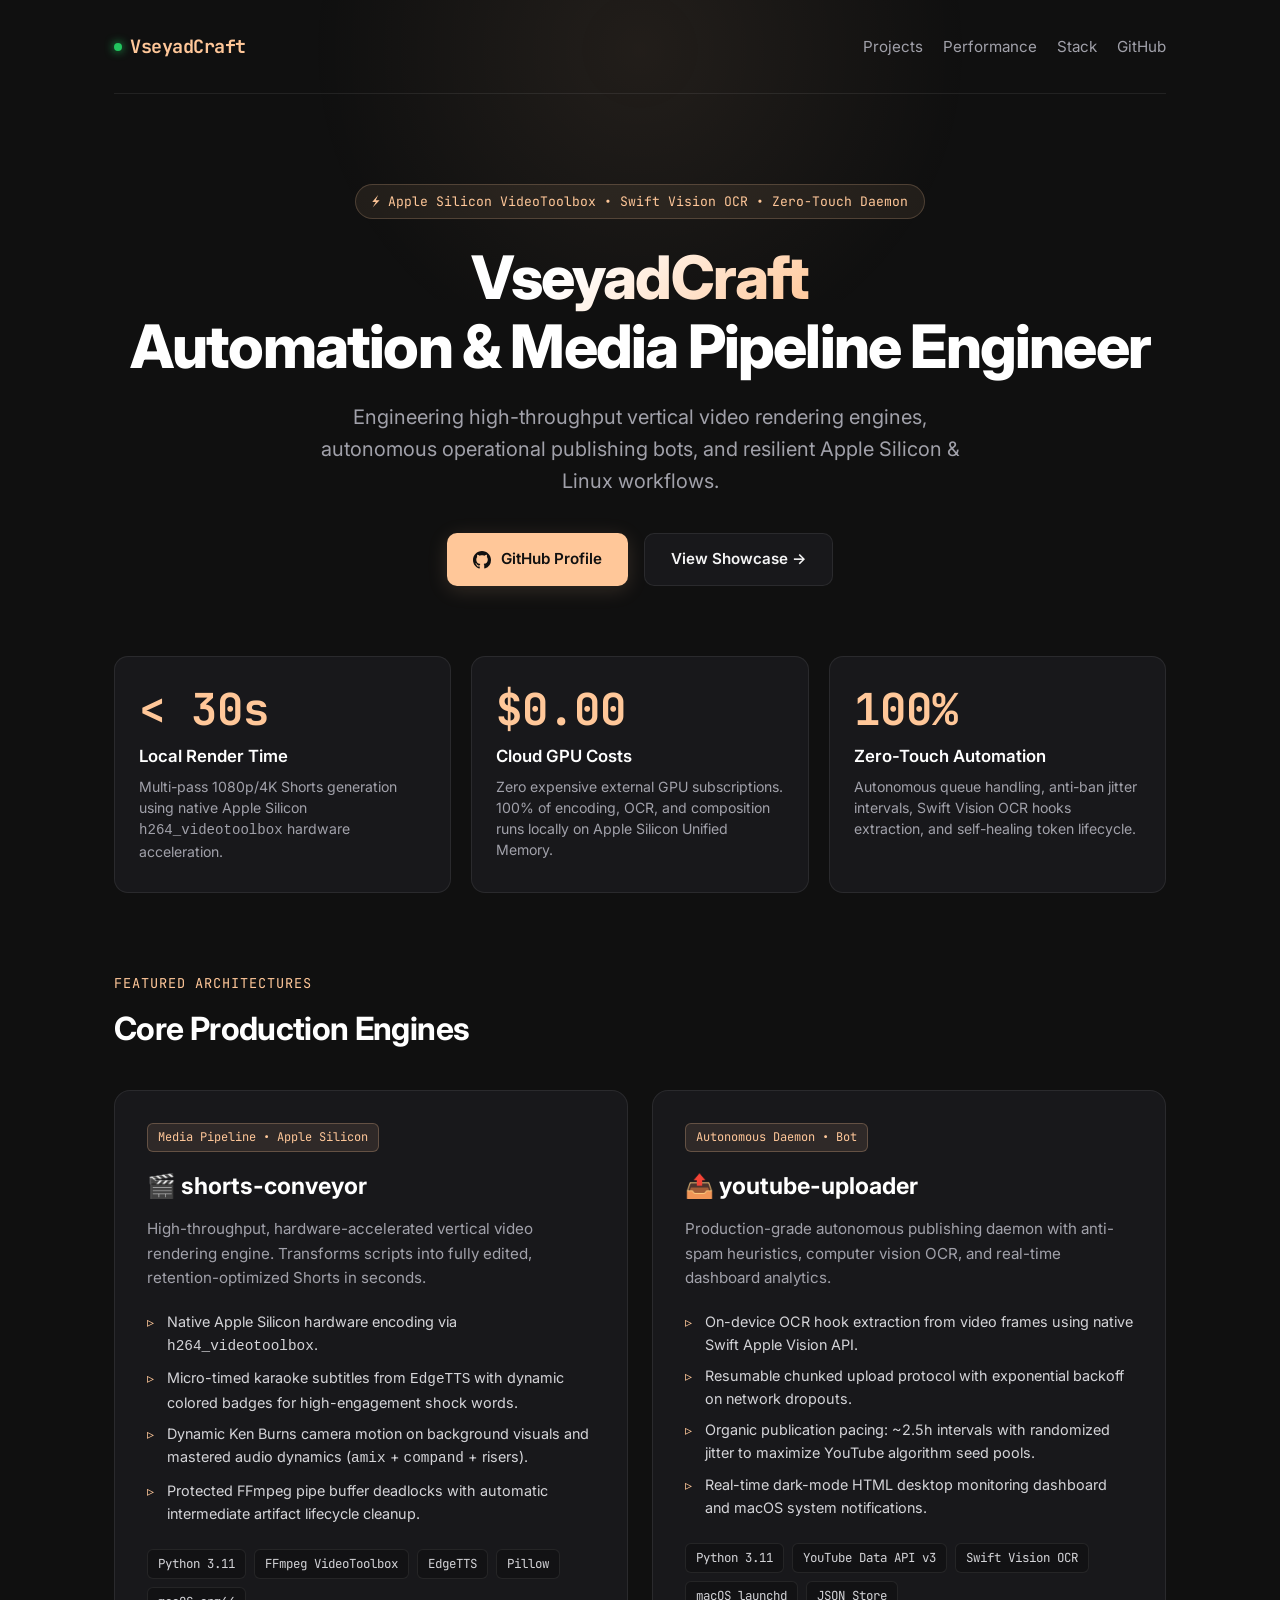
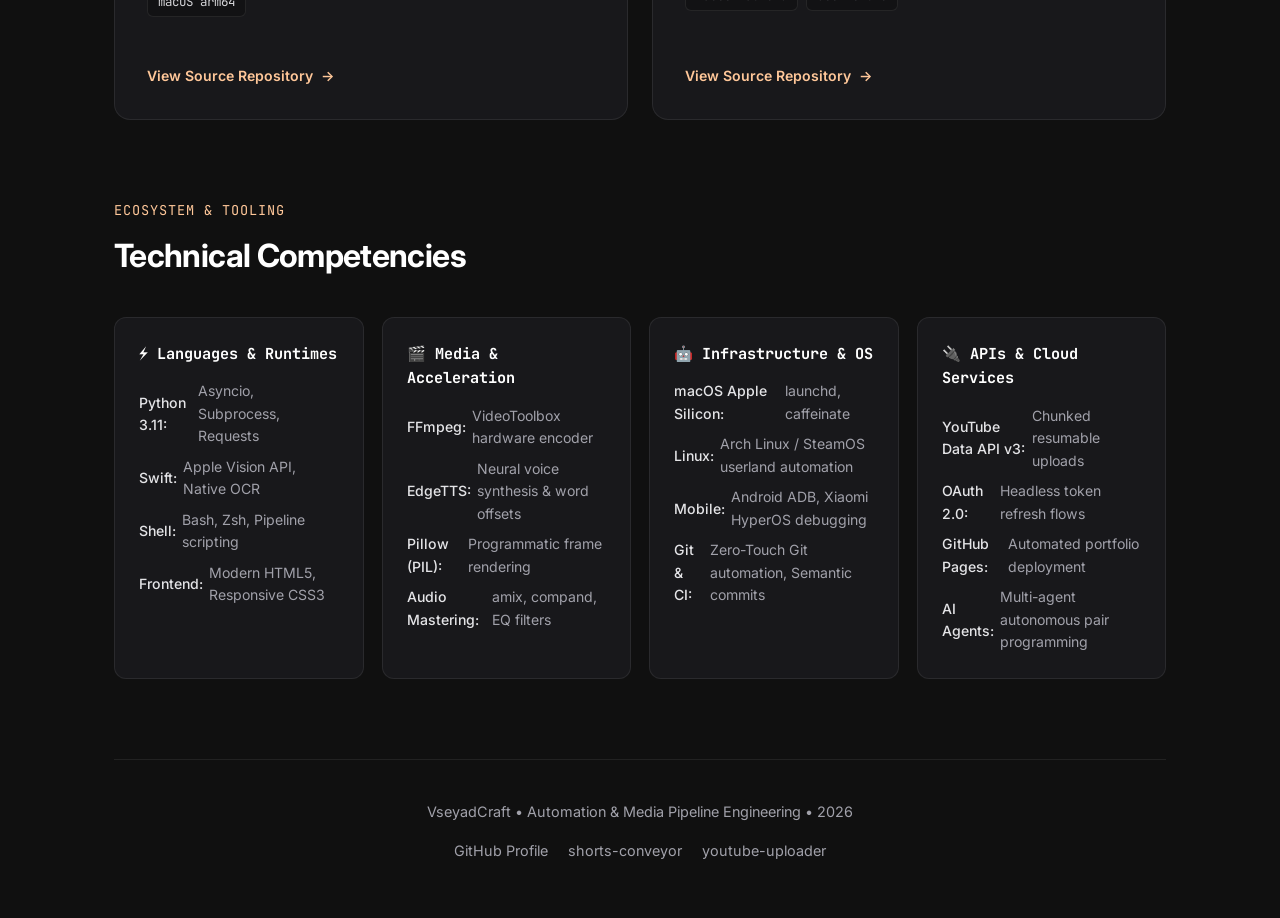
<file: index.html>
<!DOCTYPE html>
<html lang="en">
<head>
  <meta charset="UTF-8">
  <meta name="viewport" content="width=device-width, initial-scale=1.0">
  <title>VseyadCraft | Automation & Media Pipeline Engineer</title>
  <meta name="description" content="Portfolio of VseyadCraft: Automation & Media Pipeline Engineer specializing in Apple Silicon hardware acceleration, autonomous bots, and native OS integrations.">
  <meta name="theme-color" content="#101010">
  <link rel="preconnect" href="https://fonts.googleapis.com">
  <link rel="preconnect" href="https://fonts.gstatic.com" crossorigin>
  <link href="https://fonts.googleapis.com/css2?family=Inter:wght@300;400;500;600;700;800&family=JetBrains+Mono:wght@400;500;700&display=swap" rel="stylesheet">
  <style>
    :root {
      --bg: #101010;
      --card-bg: #18181b;
      --card-hover: #1f1f23;
      --card-border: rgba(255, 255, 255, 0.08);
      --card-border-hover: rgba(255, 199, 153, 0.35);
      --accent: #FFC799;
      --accent-glow: rgba(255, 199, 153, 0.15);
      --accent-subtle: #ffd9b8;
      --text: #f4f4f5;
      --text-muted: #a1a1aa;
      --code-bg: #121214;
      --font-sans: 'Inter', -apple-system, BlinkMacSystemFont, 'Segoe UI', Roboto, sans-serif;
      --font-mono: 'JetBrains Mono', SFMono-Regular, Menlo, Monaco, Consolas, monospace;
    }

    * {
      box-sizing: border-box;
      margin: 0;
      padding: 0;
    }

    html {
      scroll-behavior: smooth;
    }

    body {
      background-color: var(--bg);
      color: var(--text);
      font-family: var(--font-sans);
      line-height: 1.6;
      -webkit-font-smoothing: antialiased;
      overflow-x: hidden;
      min-height: 100vh;
    }

    /* Ambient background gradient glow */
    .ambient-glow {
      position: fixed;
      top: -200px;
      left: 50%;
      transform: translateX(-50%);
      width: 800px;
      height: 500px;
      background: radial-gradient(circle, rgba(255, 199, 153, 0.08) 0%, rgba(16, 16, 16, 0) 70%);
      pointer-events: none;
      z-index: 0;
    }

    .container {
      max-width: 1100px;
      margin: 0 auto;
      padding: 0 24px;
      position: relative;
      z-index: 1;
    }

    /* Header & Nav */
    header {
      padding: 32px 0;
      border-bottom: 1px solid var(--card-border);
    }

    .nav-inner {
      display: flex;
      justify-content: space-between;
      align-items: center;
    }

    .logo {
      font-family: var(--font-mono);
      font-weight: 700;
      font-size: 1.15rem;
      color: var(--accent);
      text-decoration: none;
      letter-spacing: -0.5px;
      display: flex;
      align-items: center;
      gap: 8px;
    }

    .logo-badge {
      display: inline-block;
      width: 8px;
      height: 8px;
      background-color: #22c55e;
      border-radius: 50%;
      box-shadow: 0 0 10px #22c55e;
    }

    .nav-links {
      display: flex;
      gap: 20px;
      align-items: center;
    }

    .nav-links a {
      color: var(--text-muted);
      text-decoration: none;
      font-size: 0.95rem;
      transition: color 0.2s ease;
    }

    .nav-links a:hover {
      color: var(--accent);
    }

    /* Hero Section */
    .hero {
      padding: 90px 0 70px;
      text-align: center;
    }

    .status-pill {
      display: inline-flex;
      align-items: center;
      gap: 8px;
      background: rgba(255, 199, 153, 0.08);
      border: 1px solid rgba(255, 199, 153, 0.2);
      padding: 6px 16px;
      border-radius: 999px;
      font-family: var(--font-mono);
      font-size: 0.82rem;
      color: var(--accent);
      margin-bottom: 24px;
    }

    .hero h1 {
      font-size: clamp(2.5rem, 5vw, 3.75rem);
      font-weight: 800;
      letter-spacing: -0.03em;
      line-height: 1.15;
      margin-bottom: 20px;
      color: #fff;
    }

    .hero h1 span.gradient-text {
      background: linear-gradient(135deg, #fff 30%, var(--accent) 100%);
      -webkit-background-clip: text;
      -webkit-text-fill-color: transparent;
    }

    .hero-subtitle {
      font-size: 1.25rem;
      color: var(--text-muted);
      max-width: 680px;
      margin: 0 auto 36px;
      font-weight: 400;
    }

    .hero-buttons {
      display: flex;
      justify-content: center;
      gap: 16px;
      flex-wrap: wrap;
    }

    .btn {
      display: inline-flex;
      align-items: center;
      gap: 10px;
      padding: 13px 26px;
      border-radius: 10px;
      font-weight: 600;
      font-size: 0.95rem;
      text-decoration: none;
      transition: all 0.2s ease;
      cursor: pointer;
    }

    .btn-primary {
      background-color: var(--accent);
      color: #101010;
      box-shadow: 0 4px 20px var(--accent-glow);
    }

    .btn-primary:hover {
      background-color: var(--accent-subtle);
      transform: translateY(-2px);
      box-shadow: 0 6px 25px rgba(255, 199, 153, 0.3);
    }

    .btn-secondary {
      background-color: var(--card-bg);
      color: var(--text);
      border: 1px solid var(--card-border);
    }

    .btn-secondary:hover {
      background-color: var(--card-hover);
      border-color: var(--card-border-hover);
      transform: translateY(-2px);
    }

    /* Metrics Section */
    .metrics {
      display: grid;
      grid-template-columns: repeat(auto-fit, minmax(280px, 1fr));
      gap: 20px;
      margin-bottom: 80px;
    }

    .metric-card {
      background-color: var(--card-bg);
      border: 1px solid var(--card-border);
      border-radius: 14px;
      padding: 30px 24px;
      transition: all 0.25s ease;
      position: relative;
      overflow: hidden;
    }

    .metric-card:hover {
      border-color: var(--card-border-hover);
      transform: translateY(-3px);
      box-shadow: 0 10px 30px rgba(0, 0, 0, 0.35);
    }

    .metric-value {
      font-family: var(--font-mono);
      font-size: 2.75rem;
      font-weight: 700;
      color: var(--accent);
      line-height: 1;
      margin-bottom: 12px;
    }

    .metric-label {
      font-size: 1.05rem;
      font-weight: 600;
      color: #fff;
      margin-bottom: 6px;
    }

    .metric-desc {
      font-size: 0.88rem;
      color: var(--text-muted);
      line-height: 1.5;
    }

    /* Section Headers */
    .section-header {
      margin-bottom: 36px;
    }

    .section-tag {
      font-family: var(--font-mono);
      font-size: 0.85rem;
      color: var(--accent);
      text-transform: uppercase;
      letter-spacing: 1px;
      margin-bottom: 8px;
    }

    .section-title {
      font-size: 2rem;
      font-weight: 700;
      color: #fff;
      letter-spacing: -0.02em;
    }

    /* Projects Grid */
    .projects {
      display: grid;
      grid-template-columns: repeat(auto-fit, minmax(460px, 1fr));
      gap: 24px;
      margin-bottom: 80px;
    }

    @media (max-width: 600px) {
      .projects {
        grid-template-columns: 1fr;
      }
    }

    .project-card {
      background-color: var(--card-bg);
      border: 1px solid var(--card-border);
      border-radius: 16px;
      padding: 32px;
      display: flex;
      flex-direction: column;
      justify-content: space-between;
      transition: all 0.25s ease;
      position: relative;
    }

    .project-card:hover {
      border-color: var(--card-border-hover);
      transform: translateY(-4px);
      box-shadow: 0 14px 40px rgba(0, 0, 0, 0.4);
    }

    .project-top {
      margin-bottom: 24px;
    }

    .project-badge {
      display: inline-block;
      font-family: var(--font-mono);
      font-size: 0.75rem;
      color: var(--accent);
      background: rgba(255, 199, 153, 0.1);
      border: 1px solid rgba(255, 199, 153, 0.25);
      padding: 4px 10px;
      border-radius: 6px;
      margin-bottom: 16px;
    }

    .project-title {
      font-size: 1.45rem;
      font-weight: 700;
      color: #fff;
      margin-bottom: 12px;
      display: flex;
      align-items: center;
      gap: 10px;
    }

    .project-desc {
      color: var(--text-muted);
      font-size: 0.95rem;
      line-height: 1.6;
      margin-bottom: 20px;
    }

    .project-highlights {
      list-style: none;
      margin-bottom: 24px;
    }

    .project-highlights li {
      position: relative;
      padding-left: 20px;
      margin-bottom: 8px;
      font-size: 0.9rem;
      color: #d4d4d8;
    }

    .project-highlights li::before {
      content: "▹";
      position: absolute;
      left: 0;
      color: var(--accent);
      font-size: 0.9rem;
    }

    .tech-tags {
      display: flex;
      flex-wrap: wrap;
      gap: 8px;
      margin-bottom: 24px;
    }

    .tech-tag {
      font-family: var(--font-mono);
      font-size: 0.78rem;
      background: var(--code-bg);
      border: 1px solid var(--card-border);
      color: #d4d4d8;
      padding: 4px 10px;
      border-radius: 6px;
    }

    .project-links {
      display: flex;
      gap: 12px;
    }

    .project-link-btn {
      display: inline-flex;
      align-items: center;
      gap: 8px;
      font-size: 0.88rem;
      font-weight: 600;
      color: var(--accent);
      text-decoration: none;
      transition: gap 0.2s ease;
    }

    .project-link-btn:hover {
      gap: 12px;
      color: #fff;
    }

    /* Stack & Architecture Section */
    .stack-section {
      margin-bottom: 80px;
    }

    .stack-grid {
      display: grid;
      grid-template-columns: repeat(auto-fit, minmax(240px, 1fr));
      gap: 18px;
    }

    .stack-card {
      background-color: var(--card-bg);
      border: 1px solid var(--card-border);
      border-radius: 12px;
      padding: 24px;
      transition: all 0.2s ease;
    }

    .stack-card:hover {
      border-color: rgba(255, 199, 153, 0.25);
    }

    .stack-group-title {
      font-family: var(--font-mono);
      font-size: 0.95rem;
      font-weight: 700;
      color: #fff;
      margin-bottom: 14px;
      display: flex;
      align-items: center;
      gap: 8px;
    }

    .stack-items {
      display: flex;
      flex-direction: column;
      gap: 8px;
    }

    .stack-item {
      font-size: 0.88rem;
      color: var(--text-muted);
      display: flex;
      align-items: center;
      gap: 6px;
    }

    .stack-item strong {
      color: #e4e4e7;
      font-weight: 500;
    }

    /* Footer */
    footer {
      border-top: 1px solid var(--card-border);
      padding: 40px 0 60px;
      text-align: center;
    }

    .footer-inner {
      display: flex;
      flex-direction: column;
      align-items: center;
      gap: 16px;
    }

    .footer-text {
      font-size: 0.9rem;
      color: var(--text-muted);
    }

    .footer-links {
      display: flex;
      gap: 20px;
    }

    .footer-links a {
      color: var(--text-muted);
      text-decoration: none;
      font-size: 0.9rem;
      transition: color 0.2s ease;
    }

    .footer-links a:hover {
      color: var(--accent);
    }

    /* SVG Icons */
    .icon {
      width: 18px;
      height: 18px;
      fill: currentColor;
    }
  </style>
</head>
<body>
  <div class="ambient-glow"></div>

  <div class="container">
    <header>
      <div class="nav-inner">
        <a href="#" class="logo">
          <span class="logo-badge"></span>
          VseyadCraft
        </a>
        <nav class="nav-links">
          <a href="#projects">Projects</a>
          <a href="#metrics">Performance</a>
          <a href="#stack">Stack</a>
          <a href="https://github.com/VseyadCraft" target="_blank" rel="noopener">GitHub</a>
        </nav>
      </div>
    </header>

    <main>
      <!-- Hero -->
      <section class="hero">
        <div class="status-pill">
          ⚡ Apple Silicon VideoToolbox • Swift Vision OCR • Zero-Touch Daemon
        </div>
        <h1>
          <span class="gradient-text">VseyadCraft</span><br>
          Automation & Media Pipeline Engineer
        </h1>
        <p class="hero-subtitle">
          Engineering high-throughput vertical video rendering engines, autonomous operational publishing bots, and resilient Apple Silicon & Linux workflows.
        </p>
        <div class="hero-buttons">
          <a href="https://github.com/VseyadCraft" target="_blank" rel="noopener" class="btn btn-primary">
            <svg class="icon" viewBox="0 0 24 24"><path d="M12 0C5.37 0 0 5.37 0 12c0 5.31 3.435 9.795 8.205 11.385.6.105.825-.255.825-.57 0-.285-.015-1.23-.015-2.235-3.015.555-3.795-.735-4.035-1.41-.135-.345-.72-1.41-1.23-1.695-.42-.225-1.02-.78-.015-.795.945-.015 1.62.87 1.845 1.23 1.08 1.815 2.805 1.305 3.495.99.105-.78.42-1.305.765-1.605-2.67-.3-5.46-1.335-5.46-5.925 0-1.305.465-2.385 1.23-3.225-.12-.3-.54-1.53.12-3.18 0 0 1.005-.315 3.3 1.23.96-.27 1.98-.405 3-.405s2.04.135 3 .405c2.295-1.56 3.3-1.23 3.3-1.23.66 1.65.24 2.88.12 3.18.765.84 1.23 1.905 1.23 3.225 0 4.605-2.805 5.625-5.475 5.925.435.375.81 1.095.81 2.22 0 1.605-.015 2.895-.015 3.3 0 .315.225.69.825.57A12.02 12.02 0 0024 12c0-6.63-5.37-12-12-12z"/></svg>
            GitHub Profile
          </a>
          <a href="#projects" class="btn btn-secondary">
            View Showcase →
          </a>
        </div>
      </section>

      <!-- Key Metrics -->
      <section id="metrics" class="metrics">
        <div class="metric-card">
          <div class="metric-value">&lt; 30s</div>
          <div class="metric-label">Local Render Time</div>
          <div class="metric-desc">Multi-pass 1080p/4K Shorts generation using native Apple Silicon <code>h264_videotoolbox</code> hardware acceleration.</div>
        </div>
        <div class="metric-card">
          <div class="metric-value">$0.00</div>
          <div class="metric-label">Cloud GPU Costs</div>
          <div class="metric-desc">Zero expensive external GPU subscriptions. 100% of encoding, OCR, and composition runs locally on Apple Silicon Unified Memory.</div>
        </div>
        <div class="metric-card">
          <div class="metric-value">100%</div>
          <div class="metric-label">Zero-Touch Automation</div>
          <div class="metric-desc">Autonomous queue handling, anti-ban jitter intervals, Swift Vision OCR hooks extraction, and self-healing token lifecycle.</div>
        </div>
      </section>

      <!-- Projects Showcase -->
      <section id="projects">
        <div class="section-header">
          <div class="section-tag">Featured Architectures</div>
          <h2 class="section-title">Core Production Engines</h2>
        </div>

        <div class="projects">
          <!-- shorts-conveyor -->
          <div class="project-card">
            <div class="project-top">
              <span class="project-badge">Media Pipeline • Apple Silicon</span>
              <h3 class="project-title">🎬 shorts-conveyor</h3>
              <p class="project-desc">
                High-throughput, hardware-accelerated vertical video rendering engine. Transforms scripts into fully edited, retention-optimized Shorts in seconds.
              </p>
              <ul class="project-highlights">
                <li>Native Apple Silicon hardware encoding via <code>h264_videotoolbox</code>.</li>
                <li>Micro-timed karaoke subtitles from <code>EdgeTTS</code> with dynamic colored badges for high-engagement shock words.</li>
                <li>Dynamic Ken Burns camera motion on background visuals and mastered audio dynamics (<code>amix</code> + <code>compand</code> + risers).</li>
                <li>Protected FFmpeg pipe buffer deadlocks with automatic intermediate artifact lifecycle cleanup.</li>
              </ul>
              <div class="tech-tags">
                <span class="tech-tag">Python 3.11</span>
                <span class="tech-tag">FFmpeg VideoToolbox</span>
                <span class="tech-tag">EdgeTTS</span>
                <span class="tech-tag">Pillow</span>
                <span class="tech-tag">macOS arm64</span>
              </div>
            </div>
            <div class="project-links">
              <a href="https://github.com/VseyadCraft/shorts-conveyor" target="_blank" rel="noopener" class="project-link-btn">
                View Source Repository <span>→</span>
              </a>
            </div>
          </div>

          <!-- youtube-uploader -->
          <div class="project-card">
            <div class="project-top">
              <span class="project-badge">Autonomous Daemon • Bot</span>
              <h3 class="project-title">📤 youtube-uploader</h3>
              <p class="project-desc">
                Production-grade autonomous publishing daemon with anti-spam heuristics, computer vision OCR, and real-time dashboard analytics.
              </p>
              <ul class="project-highlights">
                <li>On-device OCR hook extraction from video frames using native Swift Apple Vision API.</li>
                <li>Resumable chunked upload protocol with exponential backoff on network dropouts.</li>
                <li>Organic publication pacing: ~2.5h intervals with randomized jitter to maximize YouTube algorithm seed pools.</li>
                <li>Real-time dark-mode HTML desktop monitoring dashboard and macOS system notifications.</li>
              </ul>
              <div class="tech-tags">
                <span class="tech-tag">Python 3.11</span>
                <span class="tech-tag">YouTube Data API v3</span>
                <span class="tech-tag">Swift Vision OCR</span>
                <span class="tech-tag">macOS launchd</span>
                <span class="tech-tag">JSON Store</span>
              </div>
            </div>
            <div class="project-links">
              <a href="https://github.com/VseyadCraft/youtube-uploader" target="_blank" rel="noopener" class="project-link-btn">
                View Source Repository <span>→</span>
              </a>
            </div>
          </div>
        </div>
      </section>

      <!-- Stack & Infrastructure -->
      <section id="stack" class="stack-section">
        <div class="section-header">
          <div class="section-tag">Ecosystem & Tooling</div>
          <h2 class="section-title">Technical Competencies</h2>
        </div>

        <div class="stack-grid">
          <div class="stack-card">
            <div class="stack-group-title">⚡ Languages & Runtimes</div>
            <div class="stack-items">
              <div class="stack-item"><strong>Python 3.11:</strong> Asyncio, Subprocess, Requests</div>
              <div class="stack-item"><strong>Swift:</strong> Apple Vision API, Native OCR</div>
              <div class="stack-item"><strong>Shell:</strong> Bash, Zsh, Pipeline scripting</div>
              <div class="stack-item"><strong>Frontend:</strong> Modern HTML5, Responsive CSS3</div>
            </div>
          </div>

          <div class="stack-card">
            <div class="stack-group-title">🎬 Media & Acceleration</div>
            <div class="stack-items">
              <div class="stack-item"><strong>FFmpeg:</strong> VideoToolbox hardware encoder</div>
              <div class="stack-item"><strong>EdgeTTS:</strong> Neural voice synthesis & word offsets</div>
              <div class="stack-item"><strong>Pillow (PIL):</strong> Programmatic frame rendering</div>
              <div class="stack-item"><strong>Audio Mastering:</strong> amix, compand, EQ filters</div>
            </div>
          </div>

          <div class="stack-card">
            <div class="stack-group-title">🤖 Infrastructure & OS</div>
            <div class="stack-items">
              <div class="stack-item"><strong>macOS Apple Silicon:</strong> launchd, caffeinate</div>
              <div class="stack-item"><strong>Linux:</strong> Arch Linux / SteamOS userland automation</div>
              <div class="stack-item"><strong>Mobile:</strong> Android ADB, Xiaomi HyperOS debugging</div>
              <div class="stack-item"><strong>Git & CI:</strong> Zero-Touch Git automation, Semantic commits</div>
            </div>
          </div>

          <div class="stack-card">
            <div class="stack-group-title">🔌 APIs & Cloud Services</div>
            <div class="stack-items">
              <div class="stack-item"><strong>YouTube Data API v3:</strong> Chunked resumable uploads</div>
              <div class="stack-item"><strong>OAuth 2.0:</strong> Headless token refresh flows</div>
              <div class="stack-item"><strong>GitHub Pages:</strong> Automated portfolio deployment</div>
              <div class="stack-item"><strong>AI Agents:</strong> Multi-agent autonomous pair programming</div>
            </div>
          </div>
        </div>
      </section>
    </main>

    <footer>
      <div class="footer-inner">
        <p class="footer-text">
          VseyadCraft &bull; Automation & Media Pipeline Engineering &bull; 2026
        </p>
        <div class="footer-links">
          <a href="https://github.com/VseyadCraft" target="_blank" rel="noopener">GitHub Profile</a>
          <a href="https://github.com/VseyadCraft/shorts-conveyor" target="_blank" rel="noopener">shorts-conveyor</a>
          <a href="https://github.com/VseyadCraft/youtube-uploader" target="_blank" rel="noopener">youtube-uploader</a>
        </div>
      </div>
    </footer>
  </div>
</body>
</html>
</file>
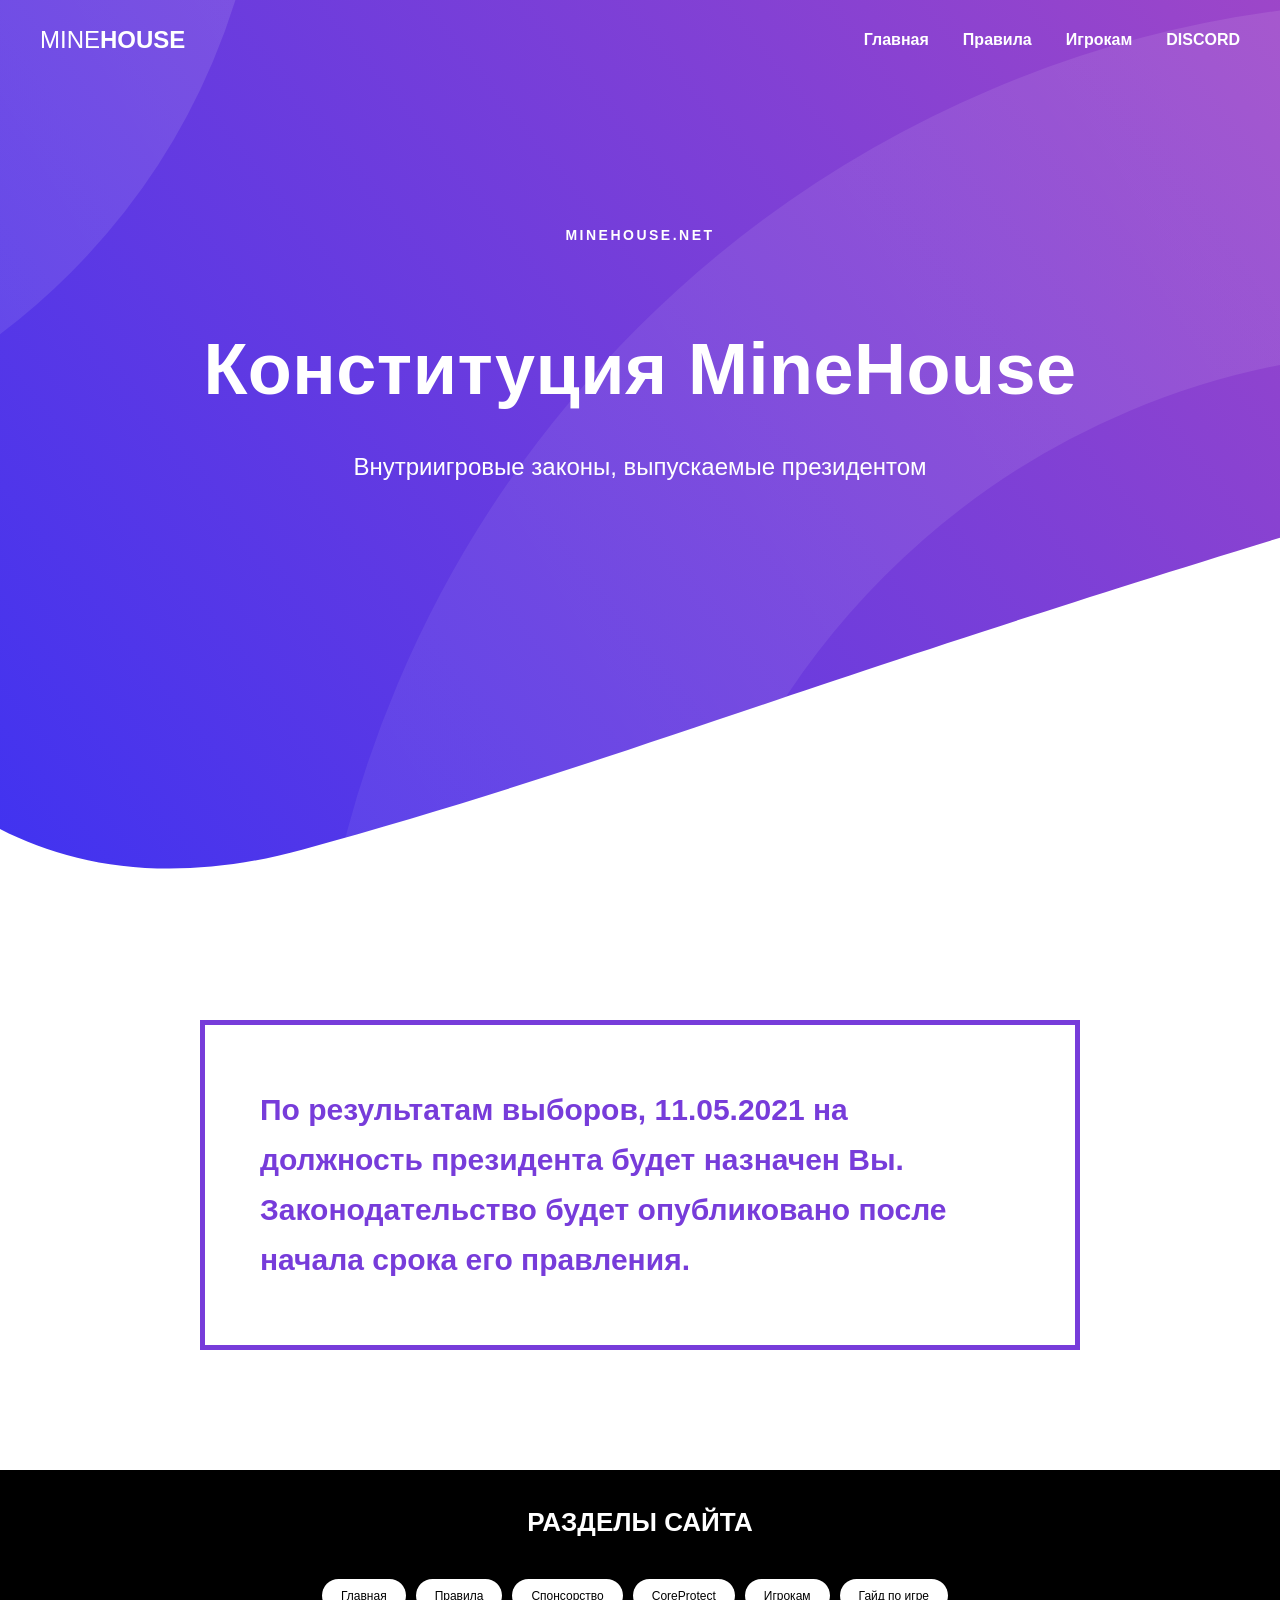
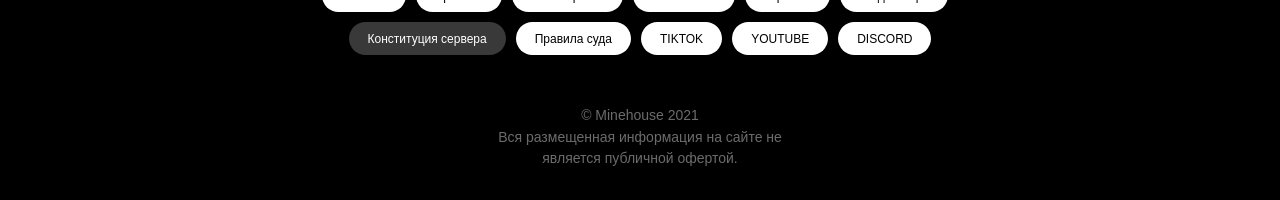
<file: constitution.html>
﻿<!DOCTYPE html><html> <head><meta charset="utf-8"><meta http-equiv="Content-Type" content="text/html; charset=utf-8"><meta name="viewport" content="width=device-width, initial-scale=1.0"><!--metatextblock--><title>MINEHOUSE - конституция</title><meta property="og:url" content="https://minehouse.net/constitution"><meta property="og:title" content="MINEHOUSE - конституция"><meta property="og:description" content=""><meta property="og:type" content="website"><meta property="og:image" content="https://static.tildacdn.com/tild6266-3862-4665-a339-313332343962/Frame_1_2.svg"><link rel="canonical" href="constitution.html"><!--/metatextblock--><meta property="fb:app_id" content="257953674358265"><meta name="format-detection" content="telephone=no"><meta http-equiv="x-dns-prefetch-control" content="on"><link rel="dns-prefetch" href="https://ws.tildacdn.com"><link rel="dns-prefetch" href="https://static.tildacdn.com"><link rel="shortcut icon" href="tild6166-3237-4361-b838-653736663962/32.ico" type="image/x-icon"><!-- Assets --><link rel="stylesheet" href="css/tilda-grid-3.0.min.css" type="text/css" media="all"><link rel="stylesheet" href="tilda-blocks-2.14-4.css?t=1622575259" type="text/css" media="all"><link rel="preconnect" href="https://fonts.gstatic.com"><link href="css2?family=Roboto:wght@300;400;500;700&subset=latin,cyrillic" rel="stylesheet"><link rel="stylesheet" href="css/tilda-animation-1.0.min.css" type="text/css" media="all"><link rel="stylesheet" href="css/tilda-cover-1.0.min.css" type="text/css" media="all"><link rel="stylesheet" href="css/tilda-menusub-1.0.min.css" type="text/css" media="print" onload="this.media='all';"><noscript><link rel="stylesheet" href="css/tilda-menusub-1.0.min.css" type="text/css" media="all"></noscript><script src="js/jquery-1.10.2.min.js"></script><script src="js/tilda-scripts-3.0.min.js"></script><script src="tilda-blocks-2.7-4.js?t=1622575259"></script><script src="js/lazyload-1.3.min.js" charset="utf-8" async=""></script><script src="js/tilda-animation-1.0.min.js" charset="utf-8" async=""></script><script src="js/tilda-cover-1.0.min.js" charset="utf-8" async=""></script><script src="js/tilda-events-1.0.min.js" charset="utf-8" async=""></script><script src="js/tilda-menusub-1.0.min.js" charset="utf-8" async=""></script><script type="text/javascript">window.dataLayer = window.dataLayer || [];</script><script type="text/javascript">if((/bot|google|yandex|baidu|bing|msn|duckduckbot|teoma|slurp|crawler|spider|robot|crawling|facebook/i.test(navigator.userAgent))===false && typeof(sessionStorage)!='undefined' && sessionStorage.getItem('visited')!=='y'){	var style=document.createElement('style');	style.type='text/css';	style.innerHTML='@media screen and (min-width: 980px) {.t-records {opacity: 0;}.t-records_animated {-webkit-transition: opacity ease-in-out .2s;-moz-transition: opacity ease-in-out .2s;-o-transition: opacity ease-in-out .2s;transition: opacity ease-in-out .2s;}.t-records.t-records_visible {opacity: 1;}}';	document.getElementsByTagName('head')[0].appendChild(style);	$(document).ready(function() {	$('.t-records').addClass('t-records_animated');	setTimeout(function(){ $('.t-records').addClass('t-records_visible'); sessionStorage.setItem('visited','y');	},400);	});
}</script></head><body class="t-body" style="margin:0;"><!--allrecords--><div id="allrecords" class="t-records" data-hook="blocks-collection-content-node" data-tilda-project-id="3949045" data-tilda-page-id="19330856" data-tilda-page-alias="constitution" data-tilda-formskey="e40e9649163fcca5f9ba78ac758c157a" data-tilda-lazy="yes" data-tilda-project-lang="RU"><!--header--><div id="t-header" class="t-records" data-hook="blocks-collection-content-node" data-tilda-project-id="3949045" data-tilda-page-id="19545716" data-tilda-formskey="e40e9649163fcca5f9ba78ac758c157a" data-tilda-lazy="yes" data-tilda-project-lang="RU"><div id="rec315540069" class="r t-rec t-screenmin-980px" style=" " data-animationappear="off" data-record-type="456" data-screen-min="980px"><!-- T456 --><div id="nav315540069marker"></div> <div class="t456__mobile"> <div class="t456__mobile_container"> <div class="t456__mobile_text t-name t-name_md" field="text">&nbsp;</div> <div class="t456__burger"> <span></span> <span></span> <span></span> <span></span> </div> </div> </div><div id="nav315540069" class="t456 t456__hidden t456__positionabsolute " style="background-color: rgba(0,0,0,0.0); " data-bgcolor-hex="#000000" data-bgcolor-rgba="rgba(0,0,0,0.0)" data-navmarker="nav315540069marker" data-appearoffset="" data-bgopacity-two="" data-menushadow="" data-bgopacity="0.0" data-menu-items-align="right" data-menu="yes"> <div class="t456__maincontainer " style=""> <div class="t456__leftwrapper" style="min-width:300px;width:300px;"> <div> <a href="index.htm" style="color:#ffffff;text-transform:uppercase;"> <div class="t456__logo t-title" field="title" style="color:#ffffff;text-transform:uppercase;"><del></del><del></del><del></del>MINE<strong>HOUSE</strong></div> </a> </div> </div> <div class="t456__rightwrapper t456__menualign_right" style=""> <ul class="t456__list"> <li class="t456__list_item"><a class="t-menu__link-item" href="index.htm" data-menu-submenu-hook="" style="color:#ffffff;font-weight:600;" data-menu-item-number="1">Главная</a> </li> <li class="t456__list_item"><a class="t-menu__link-item" href="rules.html" data-menu-submenu-hook="" style="color:#ffffff;font-weight:600;" data-menu-item-number="2">Правила</a> </li> <li class="t456__list_item"><a class="t-menu__link-item" href="forplayers.html" data-menu-submenu-hook="" style="color:#ffffff;font-weight:600;" data-menu-item-number="3">Игрокам</a> </li> <li class="t456__list_item"><a class="t-menu__link-item" href="https://discord.gg/xbCdQKxbwM" data-menu-submenu-hook="" target="_blank" style="color:#ffffff;font-weight:600;" data-menu-item-number="4">DISCORD</a> </li> </ul> </div> </div></div><style>@media screen and (max-width: 980px) { #rec315540069 .t456__leftcontainer{ padding: 20px; }
}
@media screen and (max-width: 980px) { #rec315540069 .t456__imglogo{ padding: 20px 0; }
}</style><script type="text/javascript"> $(document).ready(function() { t456_highlight(); });
$(window).resize(function() { t456_setBg('315540069');
});
$(document).ready(function() { t456_setBg('315540069');
});</script><script type="text/javascript"> $(document).ready(function() { t456_createMobileMenu('315540069'); }); </script><style>#rec315540069 .t-menu__link-item{ position: relative;	}
#rec315540069 .t-menu__link-item::after { content: ''; position: absolute; left: 0;	bottom: 20%;	opacity: 0;	width: 100%;	height: 100%;	border-bottom: 0px solid #ffffff; -webkit-box-shadow: inset 0px -1px 0px 0px #ffffff; -moz-box-shadow: inset 0px -1px 0px 0px #ffffff; box-shadow: inset 0px -1px 0px 0px #ffffff; -webkit-transition: all 0.3s ease; transition: all 0.3s ease;
}
#rec315540069 .t-menu__link-item:not(.t-active):not(.tooltipstered):hover::after{	opacity: 1;	bottom: -0px;	}
@supports (overflow:-webkit-marquee) and (justify-content:inherit)
{ #rec315540069 .t-menu__link-item, #rec315540069 .t-menu__link-item.t-active { opacity: 1 !important; }
}</style><script type="text/javascript"> $(document).ready(function() { setTimeout(function(){ t_onFuncLoad('t_menusub_init', function() { t_menusub_init('315540069'); }); }, 500); });</script><style>@media screen and (max-width: 980px) { #rec315540069 .t-menusub__menu .t-menusub__link-item { color:#ffffff !important; } #rec315540069 .t-menusub__menu .t-menusub__link-item.t-active { color:#ffffff !important; }
}</style><!--[if IE 8]><style>#rec315540069 .t456 { filter: progid:DXImageTransform.Microsoft.gradient(startColorStr='#D9000000', endColorstr='#D9000000');
}</style><![endif]--> </div></div><!--/header--><div id="rec315543711" class="r t-rec" style=" " data-animationappear="off" data-record-type="18"><!-- cover --><div class="t-cover" id="recorddiv315543711" bgimgfield="img" style="height:100vh; background-image:url('tild6266-3862-4665-a339-313332343962/Frame_1_2.svg');"><div class="t-cover__carrier" id="coverCarry315543711" data-content-cover-id="315543711" data-content-cover-bg="https://static.tildacdn.com/tild6266-3862-4665-a339-313332343962/Frame_1_2.svg" data-content-cover-height="100vh" data-content-cover-parallax="" style="height:100vh;background-attachment:scroll; "></div> <div class="t-cover__filter" style="height:100vh;background-image: -moz-linear-gradient(top, rgba(0,0,0,0.0), rgba(0,0,0,0.0));background-image: -webkit-linear-gradient(top, rgba(0,0,0,0.0), rgba(0,0,0,0.0));background-image: -o-linear-gradient(top, rgba(0,0,0,0.0), rgba(0,0,0,0.0));background-image: -ms-linear-gradient(top, rgba(0,0,0,0.0), rgba(0,0,0,0.0));background-image: linear-gradient(top, rgba(0,0,0,0.0), rgba(0,0,0,0.0));filter: progid:DXImageTransform.Microsoft.gradient(startColorStr='#fe000000', endColorstr='#fe000000');"></div><div class="t-container"> <div class="t-col t-col_12 "><div class="t-cover__wrapper t-valign_middle" style="height:100vh;"> <div class="t001 t-align_center"> <div class="t001__wrapper" data-hook-content="covercontent"> <div class="t001__uptitle t-uptitle t-uptitle_sm" style="text-transform:uppercase;" field="subtitle">MINEHOUSE.NET</div> <div class="t001__title t-title t-title_xl" style="" field="title">Конституция MineHouse<br></div> <div class="t001__descr t-descr t-descr_xl t001__descr_center" style="padding-bottom:200px;" field="descr">Внутриигровые законы, выпускаемые президентом <br></div> <span class="space"></span> </div> </div> </div> </div> </div> </div> </div><div id="rec312032496" class="r t-rec t-rec_pt_120 t-rec_pb_120" style="padding-top:120px;padding-bottom:120px; " data-record-type="673"><!-- t673 --><div class="t673"><div class="t-container "> <div class="t-col t-col_8 t-prefix_2"> <div class="t673__textwrapper" style="border:5px solid #773cda;"> <div style="margin-left:-5px;"> <div field="text" data-auto-correct-line-height="false" class="t673__text t-heading t-heading_md " style="color:#009966;"><div style="color:#773cda;" data-customstyle="yes">По результатам выборов, 11.05.2021 на должность президента будет назначен Вы. Законодательство будет опубликовано после начала срока его правления.<br></div></div> </div> </div></div></div></div></div><!--footer--><div id="t-footer" class="t-records" data-hook="blocks-collection-content-node" data-tilda-project-id="3949045" data-tilda-page-id="19303491" data-tilda-formskey="e40e9649163fcca5f9ba78ac758c157a" data-tilda-lazy="yes" data-tilda-project-lang="RU"><div id="rec311591591" class="r t-rec t-rec_pb_0 t-screenmax-980px" style="padding-bottom:0px; " data-animationappear="off" data-record-type="975" data-screen-max="980px"><!-- T975 --><div class="t975 " style="background-color: #fff; " data-bgcolor-hex="" data-bgcolor-rgba="" data-navmarker="nav311591591marker" data-appearoffset="300px" data-bgopacity="1" data-menu="yes"><div class="t975__wrapper"><div class="t975__inner-wrapper"> <div class="t975__list-item"> <a class="t975__menu-link" href="index.htm" data-submenu-disallowed="yes"> <div class="t975__menu-item"> <div class="t975__icon-wrapper" style="opacity: 1"> <img src="tild3064-6165-4232-b939-373531663839/Home.svg" class="t975__menu-icon"> </div> <div class="t975__menu-text" style=" margin-top: 2px;" field="li_title__1612265956277">Главная</div> </div> </a> </div> <div class="t975__list-item"> <a class="t975__menu-link" href="rules.html" data-submenu-disallowed="yes"> <div class="t975__menu-item"> <div class="t975__icon-wrapper" style="opacity: 1"> <img src="tild6439-3935-4161-b334-306133653935/Document.svg" class="t975__menu-icon"> </div> <div class="t975__menu-text" style=" margin-top: 2px;" field="li_title__1612174947727">Правила</div> </div> </a> </div> <div class="t975__list-item"> <a class="t975__menu-link" href="forplayers.html" data-submenu-disallowed="yes"> <div class="t975__menu-item"> <div class="t975__icon-wrapper" style="opacity: 1"> <img src="tild6137-6232-4438-a638-613133623864/Heart.svg" class="t975__menu-icon"> </div> <div class="t975__menu-text" style=" margin-top: 2px;" field="li_title__1612174982633">Игрокам</div> </div> </a> </div> <div class="t975__list-item"> <a class="t975__menu-link" href="https://discord.gg/xbCdQKxbwM" data-submenu-disallowed="yes"> <div class="t975__menu-item"> <div class="t975__icon-wrapper" style="opacity: 1"> <img src="tild6633-6239-4465-a265-303136623063/3_User.svg" class="t975__menu-icon"> </div> <div class="t975__menu-text" style=" margin-top: 2px;" field="li_title__1612175545113">DISCORD</div> </div> </a> </div> </div></div></div><script type="text/javascript"> $(document).ready(function() { t975_init('311591591'); }); </script><style> #rec311591591 .t975 { border-color: #E2E2E2; } @media screen and (min-width: 640px) { #rec311591591 .t975__menu-text { margin-top: 7px !important; } }</style><style>#rec311591591 .t975__wrapper::before { background-image: linear-gradient(to left, rgba(255, 255, 255, 0%) 0%, rgba(255, 255, 255, 100%) 100%);
}
#rec311591591 .t975__wrapper::after { background-image: linear-gradient(to right, rgba(255, 255, 255, 0%) 0%, rgba(255, 255, 255, 100%) 100%);
}</style> </div><div id="rec311656941" class="r t-rec t-rec_pt_0 t-rec_pb_30" style="padding-top:0px;padding-bottom:30px;background-color:#000000; " data-animationappear="off" data-record-type="992" data-bg-color="#000000"><!-- T992 --><div class="t-container"> <div class="t-col t-col_8 t-prefix_2"> <div class="t992" data-navmarker="nav311656941marker" data-menu="yes"> <div class="t992__imgwrapper t-align_center"> </div> <div class="t992__title t-section__title t-heading t-heading_xs t-align_center" field="title" style="">РАЗДЕЛЫ САЙТА</div> <div class="t992__wrapper t992__wrapper_aligncenter"> <div class="t992__list-item" style=""> <a class="t992__menu-link t992__menu-link_small t-descr" style=" background-color: #FFFFFF; border-color:transparent; border-width:1px;" href="index.htm" data-menu-submenu-hook="">Главная</a> </div> <div class="t992__list-item" style=""> <a class="t992__menu-link t992__menu-link_small t-descr" style=" background-color: #FFFFFF; border-color:transparent; border-width:1px;" href="rules.html" data-menu-submenu-hook="">Правила</a> </div> <div class="t992__list-item" style=""> <a class="t992__menu-link t992__menu-link_small t-descr" style=" background-color: #FFFFFF; border-color:transparent; border-width:1px;" href="sponsors.html" data-menu-submenu-hook="">Спонсорство</a> </div> <div class="t992__list-item" style=""> <a class="t992__menu-link t992__menu-link_small t-descr" style=" background-color: #FFFFFF; border-color:transparent; border-width:1px;" href="coreprotect.html" data-menu-submenu-hook="">CoreProtect</a> </div> <div class="t992__list-item" style=""> <a class="t992__menu-link t992__menu-link_small t-descr" style=" background-color: #FFFFFF; border-color:transparent; border-width:1px;" href="forplayers.html" data-menu-submenu-hook="">Игрокам</a> </div> <div class="t992__list-item" style=""> <a class="t992__menu-link t992__menu-link_small t-descr" style=" background-color: #FFFFFF; border-color:transparent; border-width:1px;" href="guide.html" data-menu-submenu-hook="">Гайд по игре</a> </div> <div class="t992__list-item" style=""> <a class="t992__menu-link t992__menu-link_small t-descr" style=" background-color: #FFFFFF; border-color:transparent; border-width:1px;" href="constitution.html" data-menu-submenu-hook="">Конституция сервера</a> </div> <div class="t992__list-item" style=""> <a class="t992__menu-link t992__menu-link_small t-descr" style=" background-color: #FFFFFF; border-color:transparent; border-width:1px;" href="court.html" data-menu-submenu-hook="">Правила суда</a> </div> <div class="t992__list-item" style=""> <a class="t992__menu-link t992__menu-link_small t-descr" style=" background-color: #FFFFFF; border-color:transparent; border-width:1px;" href="https://www.tiktok.com/@minehousett" data-menu-submenu-hook="" target="_blank">TIKTOK</a> </div> <div class="t992__list-item" style=""> <a class="t992__menu-link t992__menu-link_small t-descr" style=" background-color: #FFFFFF; border-color:transparent; border-width:1px;" href="https://www.youtube.com/channel/UCE3qf3OfClG4JhcQuSDVJrw" data-menu-submenu-hook="" target="_blank">YOUTUBE </a> </div> <div class="t992__list-item" style=""> <a class="t992__menu-link t992__menu-link_small t-descr" style=" background-color: #FFFFFF; border-color:transparent; border-width:1px;" href="https://discord.gg/xbCdQKxbwM" data-menu-submenu-hook="" target="_blank">DISCORD</a> </div> </div> <div class="t-align_center"> <div class="t992__descr t-section__descr t-descr t-descr_xs" field="text" style=" ">© Minehouse 2021<br>Вся размещенная информация на сайте не является публичной офертой.</div> </div> </div> </div></div><script type="text/javascript"> $(document).ready(function() { t992_init('311656941'); }); </script><style>#rec311656941 .t-active.t992__menu-link { border-color:transparent!important; background-color:#393939!important; color:#fff!important;
}</style><style>#rec311656941 .t992__menu-link { border-radius: 30px;
}</style></div></div><!--/footer--></div><!--/allrecords--><!-- Stat --><script type="text/javascript">if (! window.mainTracker) { window.mainTracker = 'tilda'; }	window.tildastatscroll = 'yes';	(function (d, w, k, o, g) { var n=d.getElementsByTagName(o)[0],s=d.createElement(o),f=function(){n.parentNode.insertBefore(s,n);}; s.type = "text/javascript"; s.async = true; s.key = k; s.id = "tildastatscript"; s.src=g; if (w.opera=="[object Opera]") {d.addEventListener("DOMContentLoaded", f, false);} else { f(); } })(document, window, 'abc6812e1622ec39ae02a760a6a2827c','script','https://static.tildacdn.com/js/tildastat-0.2.min.js');</script></body></html>
</file>
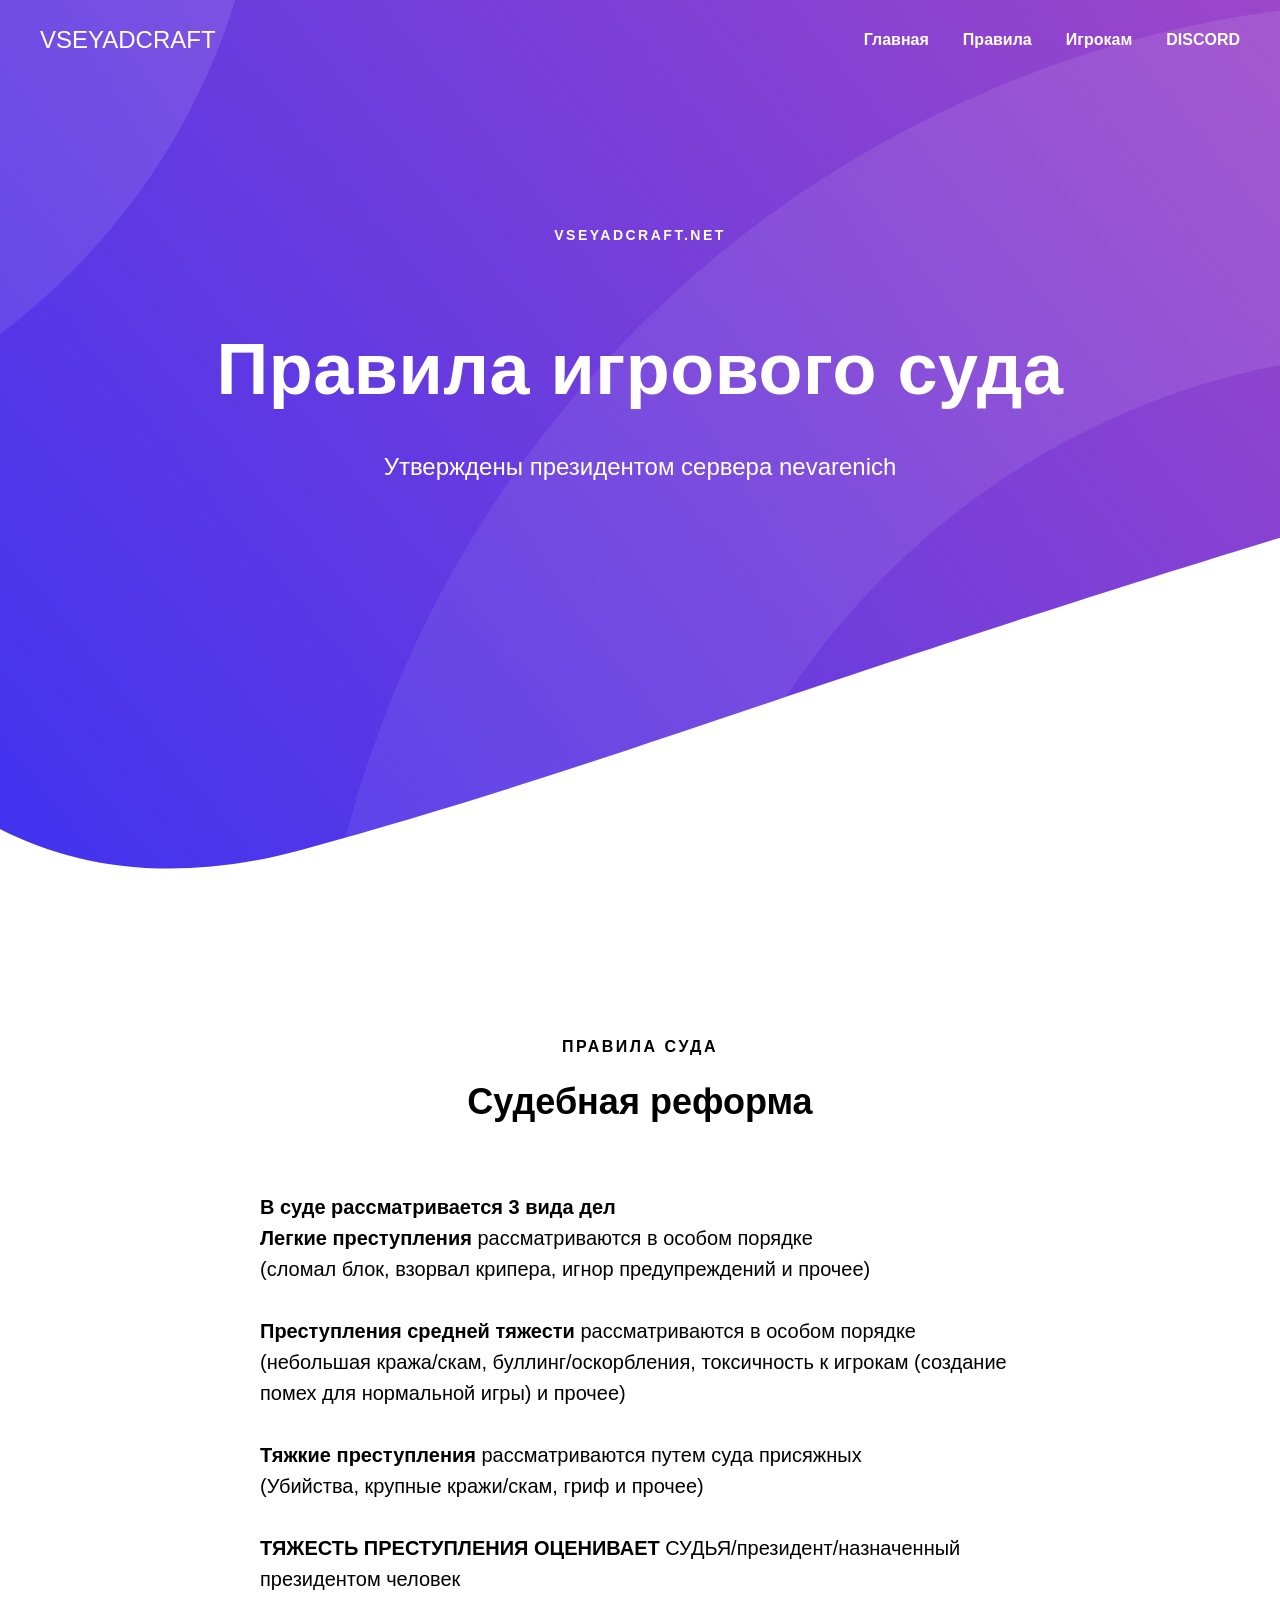
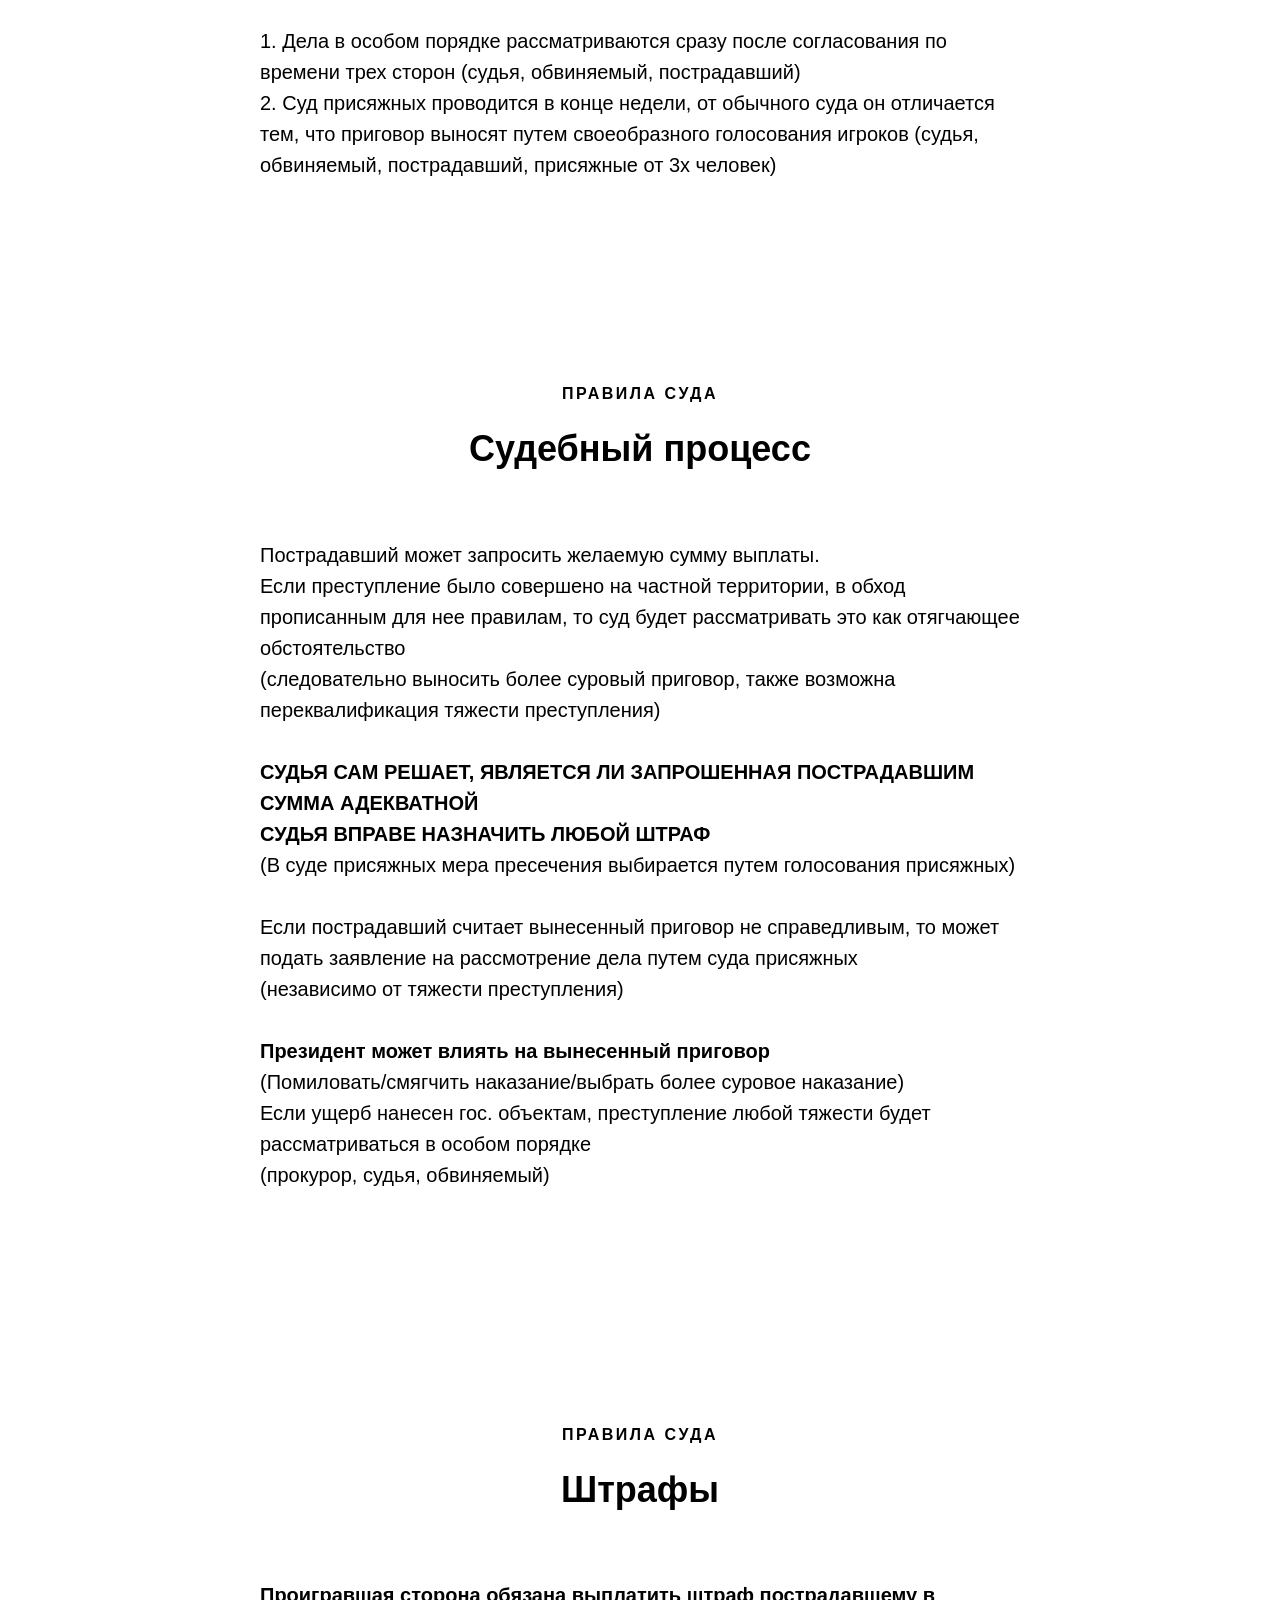
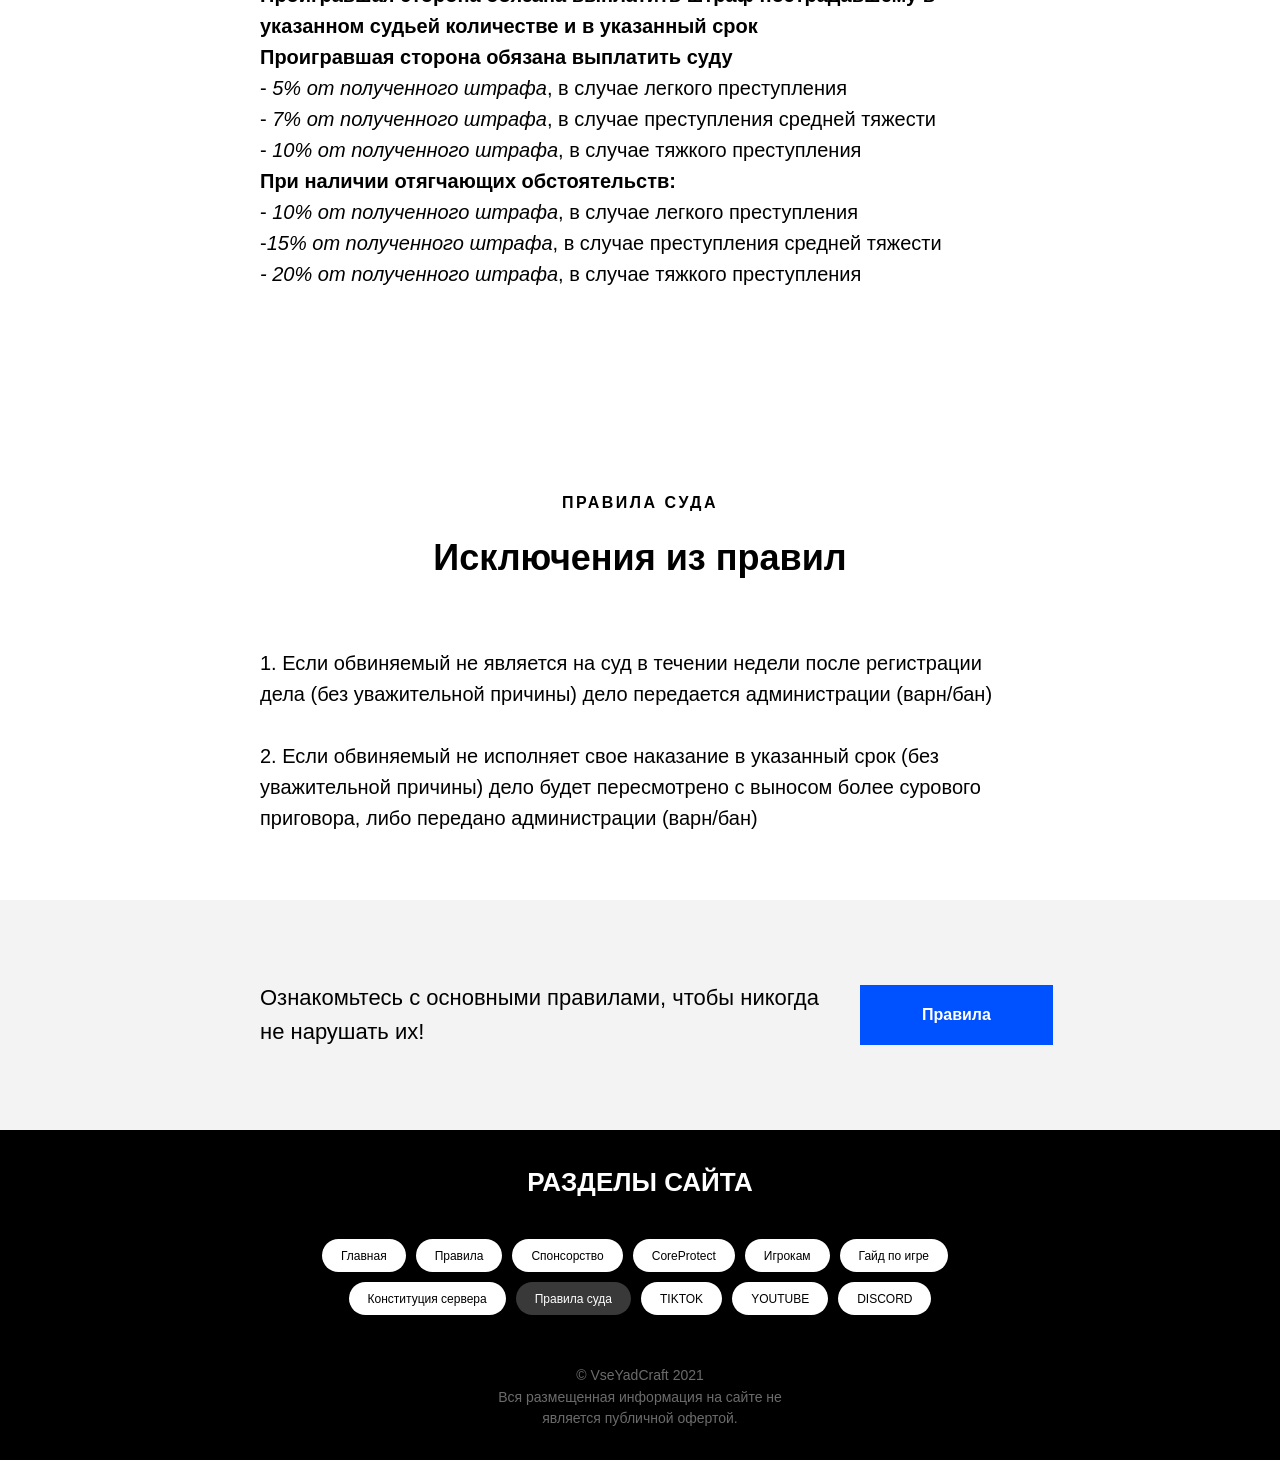
<file: court.html>
﻿<!DOCTYPE html><html> <head><meta charset="utf-8"><meta http-equiv="Content-Type" content="text/html; charset=utf-8"><meta name="viewport" content="width=device-width, initial-scale=1.0"><!--metatextblock--><title>VseYadCraft - правила суда</title><meta property="og:url" content="https://VseYadCraft.net/court"><meta property="og:title" content="VseYadCraft - правила суда"><meta property="og:description" content=""><meta property="og:type" content="website"><meta property="og:image" content="https://static.tildacdn.com/tild3534-3337-4564-a363-663362623136/Frame_1_2.svg"><link rel="canonical" href="court.html"><!--/metatextblock--><meta property="fb:app_id" content="257953674358265"><meta name="format-detection" content="telephone=no"><meta http-equiv="x-dns-prefetch-control" content="on"><link rel="dns-prefetch" href="https://ws.tildacdn.com"><link rel="dns-prefetch" href="https://static.tildacdn.com"><link rel="shortcut icon" href="tild6166-3237-4361-b838-653736663962/32.ico" type="image/x-icon"><!-- Assets --><link rel="stylesheet" href="css/tilda-grid-3.0.min.css" type="text/css" media="all"><link rel="stylesheet" href="tilda-blocks-2.14-4.css?t=1622575259" type="text/css" media="all"><link rel="preconnect" href="https://fonts.gstatic.com"><link href="css2?family=Roboto:wght@300;400;500;700&subset=latin,cyrillic" rel="stylesheet"><link rel="stylesheet" href="css/tilda-animation-1.0.min.css" type="text/css" media="all"><link rel="stylesheet" href="css/tilda-cover-1.0.min.css" type="text/css" media="all"><link rel="stylesheet" href="css/tilda-menusub-1.0.min.css" type="text/css" media="print" onload="this.media='all';"><noscript><link rel="stylesheet" href="css/tilda-menusub-1.0.min.css" type="text/css" media="all"></noscript><link rel="stylesheet" href="css/tilda-forms-1.0.min.css" type="text/css" media="all"><script src="js/jquery-1.10.2.min.js"></script><script src="js/tilda-scripts-3.0.min.js"></script><script src="tilda-blocks-2.7-4.js?t=1622575259"></script><script src="js/lazyload-1.3.min.js" charset="utf-8" async=""></script><script src="js/tilda-animation-1.0.min.js" charset="utf-8" async=""></script><script src="js/tilda-cover-1.0.min.js" charset="utf-8" async=""></script><script src="js/tilda-events-1.0.min.js" charset="utf-8" async=""></script><script src="js/tilda-menusub-1.0.min.js" charset="utf-8" async=""></script><script type="text/javascript">window.dataLayer = window.dataLayer || [];</script><script type="text/javascript">if((/bot|google|yandex|baidu|bing|msn|duckduckbot|teoma|slurp|crawler|spider|robot|crawling|facebook/i.test(navigator.userAgent))===false && typeof(sessionStorage)!='undefined' && sessionStorage.getItem('visited')!=='y'){	var style=document.createElement('style');	style.type='text/css';	style.innerHTML='@media screen and (min-width: 980px) {.t-records {opacity: 0;}.t-records_animated {-webkit-transition: opacity ease-in-out .2s;-moz-transition: opacity ease-in-out .2s;-o-transition: opacity ease-in-out .2s;transition: opacity ease-in-out .2s;}.t-records.t-records_visible {opacity: 1;}}';	document.getElementsByTagName('head')[0].appendChild(style);	$(document).ready(function() {	$('.t-records').addClass('t-records_animated');	setTimeout(function(){ $('.t-records').addClass('t-records_visible'); sessionStorage.setItem('visited','y');	},400);	});
}</script></head><body class="t-body" style="margin:0;"><!--allrecords--><div id="allrecords" class="t-records" data-hook="blocks-collection-content-node" data-tilda-project-id="3949045" data-tilda-page-id="19566551" data-tilda-page-alias="court" data-tilda-formskey="e40e9649163fcca5f9ba78ac758c157a" data-tilda-lazy="yes" data-tilda-project-lang="RU"><!--header--><div id="t-header" class="t-records" data-hook="blocks-collection-content-node" data-tilda-project-id="3949045" data-tilda-page-id="19545716" data-tilda-formskey="e40e9649163fcca5f9ba78ac758c157a" data-tilda-lazy="yes" data-tilda-project-lang="RU"><div id="rec315540069" class="r t-rec t-screenmin-980px" style=" " data-animationappear="off" data-record-type="456" data-screen-min="980px"><!-- T456 --><div id="nav315540069marker"></div> <div class="t456__mobile"> <div class="t456__mobile_container"> <div class="t456__mobile_text t-name t-name_md" field="text">&nbsp;</div> <div class="t456__burger"> <span></span> <span></span> <span></span> <span></span> </div> </div> </div><div id="nav315540069" class="t456 t456__hidden t456__positionabsolute " style="background-color: rgba(0,0,0,0.0); " data-bgcolor-hex="#000000" data-bgcolor-rgba="rgba(0,0,0,0.0)" data-navmarker="nav315540069marker" data-appearoffset="" data-bgopacity-two="" data-menushadow="" data-bgopacity="0.0" data-menu-items-align="right" data-menu="yes"> <div class="t456__maincontainer " style=""> <div class="t456__leftwrapper" style="min-width:300px;width:300px;"> <div> <a href="index.htm" style="color:#ffffff;text-transform:uppercase;"> <div class="t456__logo t-title" field="title" style="color:#ffffff;text-transform:uppercase;"><del></del><del></del><del></del>VseYadCraft<strong></strong></div> </a> </div> </div> <div class="t456__rightwrapper t456__menualign_right" style=""> <ul class="t456__list"> <li class="t456__list_item"><a class="t-menu__link-item" href="index.htm" data-menu-submenu-hook="" style="color:#ffffff;font-weight:600;" data-menu-item-number="1">Главная</a> </li> <li class="t456__list_item"><a class="t-menu__link-item" href="rules.html" data-menu-submenu-hook="" style="color:#ffffff;font-weight:600;" data-menu-item-number="2">Правила</a> </li> <li class="t456__list_item"><a class="t-menu__link-item" href="forplayers.html" data-menu-submenu-hook="" style="color:#ffffff;font-weight:600;" data-menu-item-number="3">Игрокам</a> </li> <li class="t456__list_item"><a class="t-menu__link-item" href="https://discord.gg/raBKkhNJAy" data-menu-submenu-hook="" target="_blank" style="color:#ffffff;font-weight:600;" data-menu-item-number="4">DISCORD</a> </li> </ul> </div> </div></div><style>@media screen and (max-width: 980px) { #rec315540069 .t456__leftcontainer{ padding: 20px; }
}
@media screen and (max-width: 980px) { #rec315540069 .t456__imglogo{ padding: 20px 0; }
}</style><script type="text/javascript"> $(document).ready(function() { t456_highlight(); });
$(window).resize(function() { t456_setBg('315540069');
});
$(document).ready(function() { t456_setBg('315540069');
});</script><script type="text/javascript"> $(document).ready(function() { t456_createMobileMenu('315540069'); }); </script><style>#rec315540069 .t-menu__link-item{ position: relative;	}
#rec315540069 .t-menu__link-item::after { content: ''; position: absolute; left: 0;	bottom: 20%;	opacity: 0;	width: 100%;	height: 100%;	border-bottom: 0px solid #ffffff; -webkit-box-shadow: inset 0px -1px 0px 0px #ffffff; -moz-box-shadow: inset 0px -1px 0px 0px #ffffff; box-shadow: inset 0px -1px 0px 0px #ffffff; -webkit-transition: all 0.3s ease; transition: all 0.3s ease;
}
#rec315540069 .t-menu__link-item:not(.t-active):not(.tooltipstered):hover::after{	opacity: 1;	bottom: -0px;	}
@supports (overflow:-webkit-marquee) and (justify-content:inherit)
{ #rec315540069 .t-menu__link-item, #rec315540069 .t-menu__link-item.t-active { opacity: 1 !important; }
}</style><script type="text/javascript"> $(document).ready(function() { setTimeout(function(){ t_onFuncLoad('t_menusub_init', function() { t_menusub_init('315540069'); }); }, 500); });</script><style>@media screen and (max-width: 980px) { #rec315540069 .t-menusub__menu .t-menusub__link-item { color:#ffffff !important; } #rec315540069 .t-menusub__menu .t-menusub__link-item.t-active { color:#ffffff !important; }
}</style><!--[if IE 8]><style>#rec315540069 .t456 { filter: progid:DXImageTransform.Microsoft.gradient(startColorStr='#D9000000', endColorstr='#D9000000');
}</style><![endif]--> </div></div><!--/header--><div id="rec315856430" class="r t-rec" style=" " data-animationappear="off" data-record-type="18"><!-- cover --><div class="t-cover" id="recorddiv315856430" bgimgfield="img" style="height:100vh; background-image:url('tild3534-3337-4564-a363-663362623136/Frame_1_2.svg');"><div class="t-cover__carrier" id="coverCarry315856430" data-content-cover-id="315856430" data-content-cover-bg="https://static.tildacdn.com/tild3534-3337-4564-a363-663362623136/Frame_1_2.svg" data-content-cover-height="100vh" data-content-cover-parallax="" style="height:100vh;background-attachment:scroll; "></div> <div class="t-cover__filter" style="height:100vh;background-image: -moz-linear-gradient(top, rgba(0,0,0,0.0), rgba(0,0,0,0.0));background-image: -webkit-linear-gradient(top, rgba(0,0,0,0.0), rgba(0,0,0,0.0));background-image: -o-linear-gradient(top, rgba(0,0,0,0.0), rgba(0,0,0,0.0));background-image: -ms-linear-gradient(top, rgba(0,0,0,0.0), rgba(0,0,0,0.0));background-image: linear-gradient(top, rgba(0,0,0,0.0), rgba(0,0,0,0.0));filter: progid:DXImageTransform.Microsoft.gradient(startColorStr='#fe000000', endColorstr='#fe000000');"></div><div class="t-container"> <div class="t-col t-col_12 "><div class="t-cover__wrapper t-valign_middle" style="height:100vh;"> <div class="t001 t-align_center"> <div class="t001__wrapper" data-hook-content="covercontent"> <div class="t001__uptitle t-uptitle t-uptitle_sm" style="text-transform:uppercase;" field="subtitle">VseYadCraft.NET</div> <div class="t001__title t-title t-title_xl" style="" field="title">Правила игрового суда<br></div> <div class="t001__descr t-descr t-descr_xl t001__descr_center" style="padding-bottom:200px;" field="descr">Утверждены президентом сервера nevarenich</div> <span class="space"></span> </div> </div> </div> </div> </div> </div> </div><div id="rec315856902" class="r t-rec t-rec_pt_135 t-rec_pb_0" style="padding-top:135px;padding-bottom:0px; " data-record-type="33"><!-- T017 --><div class="t017"> <div class="t-container t-align_center"> <div class="t-col t-col_10 t-prefix_1"> <div class="t017__uptitle t-uptitle t-uptitle_md" field="subtitle" style="">ПРАВИЛА СУДА</div> <div class="t017__title t-title t-title_xxs" field="title" style="">Судебная реформа</div> </div> </div></div></div><div id="rec315856574" class="r t-rec t-rec_pt_60 t-rec_pb_60" style="padding-top:60px;padding-bottom:60px; " data-record-type="106"><!-- T004 --><div class="t004"><div class="t-container "> <div class="t-col t-col_8 t-prefix_2"><div field="text" class="t-text t-text_md " style=""><strong>В суде рассматривается 3 вида дел</strong> <br><strong>Легкие преступления</strong> рассматриваются в особом порядке <br> (сломал блок, взорвал крипера, игнор предупреждений и прочее)<br> <br><strong>Преступления средней тяжести</strong> рассматриваются в особом порядке <br> (небольшая кража/скам, буллинг/оскорбления, токсичность к игрокам (создание помех для нормальной игры) и прочее)<br> <br><strong>Тяжкие преступления</strong> рассматриваются путем суда присяжных <br> (Убийства, крупные кражи/скам, гриф и прочее)<br><br><strong>ТЯЖЕСТЬ ПРЕСТУПЛЕНИЯ ОЦЕНИВАЕТ</strong> СУДЬЯ/президент/назначенный президентом человек<br><br>1. Дела в особом порядке рассматриваются сразу после согласования по времени трех сторон (судья, обвиняемый, пострадавший)<br>2. Суд присяжных проводится в конце недели, от обычного суда он отличается тем, что приговор выносят путем своеобразного голосования игроков (судья, обвиняемый, пострадавший, присяжные от 3х человек)<br></div></div></div></div></div><div id="rec315856993" class="r t-rec t-rec_pt_135 t-rec_pb_0" style="padding-top:135px;padding-bottom:0px; " data-record-type="33"><!-- T017 --><div class="t017"> <div class="t-container t-align_center"> <div class="t-col t-col_10 t-prefix_1"> <div class="t017__uptitle t-uptitle t-uptitle_md" field="subtitle" style="">ПРАВИЛА СУДА</div> <div class="t017__title t-title t-title_xxs" field="title" style="">Судебный процесс</div> </div> </div></div></div><div id="rec315857088" class="r t-rec t-rec_pt_60 t-rec_pb_60" style="padding-top:60px;padding-bottom:60px; " data-record-type="106"><!-- T004 --><div class="t004"><div class="t-container "> <div class="t-col t-col_8 t-prefix_2"><div field="text" class="t-text t-text_md " style="">Пострадавший может запросить желаемую сумму выплаты. <br> Если преступление было совершено на частной территории, в обход прописанным для нее правилам, то суд будет рассматривать это как отягчающее обстоятельство <br> (следовательно выносить более суровый приговор, также возможна переквалификация тяжести преступления)<br><br> <strong>СУДЬЯ САМ РЕШАЕТ, ЯВЛЯЕТСЯ ЛИ ЗАПРОШЕННАЯ ПОСТРАДАВШИМ СУММА АДЕКВАТНОЙ <br> СУДЬЯ ВПРАВЕ НАЗНАЧИТЬ ЛЮБОЙ ШТРАФ</strong> <br> (В суде присяжных мера пресечения выбирается путем голосования присяжных)<br><br> Если пострадавший считает вынесенный приговор не справедливым, то может подать заявление на рассмотрение дела путем суда присяжных <br> (независимо от тяжести преступления)<br><br><strong>Президент может влиять на вынесенный приговор</strong><br>(Помиловать/смягчить наказание/выбрать более суровое наказание)<br> Если ущерб нанесен гос. объектам, преступление любой тяжести будет рассматриваться в особом порядке <br> (прокурор, судья, обвиняемый) <br> <br></div></div></div></div></div><div id="rec315857257" class="r t-rec t-rec_pt_135 t-rec_pb_0" style="padding-top:135px;padding-bottom:0px; " data-record-type="33"><!-- T017 --><div class="t017"> <div class="t-container t-align_center"> <div class="t-col t-col_10 t-prefix_1"> <div class="t017__uptitle t-uptitle t-uptitle_md" field="subtitle" style="">ПРАВИЛА СУДА</div> <div class="t017__title t-title t-title_xxs" field="title" style="">Штрафы</div> </div> </div></div></div><div id="rec315857274" class="r t-rec t-rec_pt_60 t-rec_pb_60" style="padding-top:60px;padding-bottom:60px; " data-record-type="106"><!-- T004 --><div class="t004"><div class="t-container "> <div class="t-col t-col_8 t-prefix_2"><div field="text" class="t-text t-text_md " style=""><strong>Проигравшая сторона обязана выплатить штраф пострадавшему в указанном судьей количестве и в указанный срок <br> Проигравшая сторона обязана выплатить суду</strong> <br> -<em> 5% от полученного штрафа</em>, в случае легкого преступления <br> - <em>7% от полученного штрафа</em>, в случае преступления средней тяжести <br> - <em>10% от полученного штрафа</em>, в случае тяжкого преступления <br> <strong>При наличии отягчающих обстоятельств:</strong> <br> - <em>10% от полученного штрафа</em>, в случае легкого преступления <br> -<em>15% от полученного штрафа</em>, в случае преступления средней тяжести <br> <em>- 20% от полученного штрафа</em>, в случае тяжкого преступления <br></div></div></div></div></div><div id="rec315857424" class="r t-rec t-rec_pt_135 t-rec_pb_0" style="padding-top:135px;padding-bottom:0px; " data-record-type="33"><!-- T017 --><div class="t017"> <div class="t-container t-align_center"> <div class="t-col t-col_10 t-prefix_1"> <div class="t017__uptitle t-uptitle t-uptitle_md" field="subtitle" style="">ПРАВИЛА СУДА</div> <div class="t017__title t-title t-title_xxs" field="title" style="">Исключения из правил</div> </div> </div></div></div><div id="rec315857426" class="r t-rec t-rec_pt_60 t-rec_pb_60" style="padding-top:60px;padding-bottom:60px; " data-record-type="106"><!-- T004 --><div class="t004"><div class="t-container "> <div class="t-col t-col_8 t-prefix_2"><div field="text" class="t-text t-text_md " style="">1. Если обвиняемый не является на суд в течении недели после регистрации дела (без уважительной причины) дело передается администрации (варн/бан) <br> <br>2. Если обвиняемый не исполняет свое наказание в указанный срок (без уважительной причины) дело будет пересмотрено с выносом более сурового приговора, либо передано администрации (варн/бан) <br></div></div></div></div></div><div id="rec315857498" class="r t-rec t-rec_pt_75 t-rec_pb_75" style="padding-top:75px;padding-bottom:75px;background-color:#f3f3f3; " data-record-type="209" data-bg-color="#f3f3f3"><!-- T185 --><div class="t185"> <div class="t-container t-container_flex"><div class="t-col t-col_flex t-col_6 t-prefix_2"><div class="t-text t-text_lg" style="" field="text">Ознакомьтесь с основными правилами, чтобы никогда не нарушать их!</div></div><div class="t185__butwrapper t-col t-col_2 "> <a href="rules.html" target="" class="t-btn " style="color:#ffffff;background-color:#0051ff;"><table style="width:100%; height:100%;"><tr><td>Правила</td></tr></table></a></div></div></div><style>#rec315857498 .t-btn[data-btneffects-first],
#rec315857498 .t-btn[data-btneffects-second],
#rec315857498 .t-submit[data-btneffects-first],
#rec315857498 .t-submit[data-btneffects-second] {	position: relative; overflow: hidden; -webkit-transform: translate3d(0,0,0); transform: translate3d(0,0,0);
}</style><script type="text/javascript">$(document).ready(function() {
});</script></div><!--footer--><div id="t-footer" class="t-records" data-hook="blocks-collection-content-node" data-tilda-project-id="3949045" data-tilda-page-id="19303491" data-tilda-formskey="e40e9649163fcca5f9ba78ac758c157a" data-tilda-lazy="yes" data-tilda-project-lang="RU"><div id="rec311591591" class="r t-rec t-rec_pb_0 t-screenmax-980px" style="padding-bottom:0px; " data-animationappear="off" data-record-type="975" data-screen-max="980px"><!-- T975 --><div class="t975 " style="background-color: #fff; " data-bgcolor-hex="" data-bgcolor-rgba="" data-navmarker="nav311591591marker" data-appearoffset="300px" data-bgopacity="1" data-menu="yes"><div class="t975__wrapper"><div class="t975__inner-wrapper"> <div class="t975__list-item"> <a class="t975__menu-link" href="index.htm" data-submenu-disallowed="yes"> <div class="t975__menu-item"> <div class="t975__icon-wrapper" style="opacity: 1"> <img src="tild3064-6165-4232-b939-373531663839/Home.svg" class="t975__menu-icon"> </div> <div class="t975__menu-text" style=" margin-top: 2px;" field="li_title__1612265956277">Главная</div> </div> </a> </div> <div class="t975__list-item"> <a class="t975__menu-link" href="rules.html" data-submenu-disallowed="yes"> <div class="t975__menu-item"> <div class="t975__icon-wrapper" style="opacity: 1"> <img src="tild6439-3935-4161-b334-306133653935/Document.svg" class="t975__menu-icon"> </div> <div class="t975__menu-text" style=" margin-top: 2px;" field="li_title__1612174947727">Правила</div> </div> </a> </div> <div class="t975__list-item"> <a class="t975__menu-link" href="forplayers.html" data-submenu-disallowed="yes"> <div class="t975__menu-item"> <div class="t975__icon-wrapper" style="opacity: 1"> <img src="tild6137-6232-4438-a638-613133623864/Heart.svg" class="t975__menu-icon"> </div> <div class="t975__menu-text" style=" margin-top: 2px;" field="li_title__1612174982633">Игрокам</div> </div> </a> </div> <div class="t975__list-item"> <a class="t975__menu-link" href="https://discord.gg/raBKkhNJAy" data-submenu-disallowed="yes"> <div class="t975__menu-item"> <div class="t975__icon-wrapper" style="opacity: 1"> <img src="tild6633-6239-4465-a265-303136623063/3_User.svg" class="t975__menu-icon"> </div> <div class="t975__menu-text" style=" margin-top: 2px;" field="li_title__1612175545113">DISCORD</div> </div> </a> </div> </div></div></div><script type="text/javascript"> $(document).ready(function() { t975_init('311591591'); }); </script><style> #rec311591591 .t975 { border-color: #E2E2E2; } @media screen and (min-width: 640px) { #rec311591591 .t975__menu-text { margin-top: 7px !important; } }</style><style>#rec311591591 .t975__wrapper::before { background-image: linear-gradient(to left, rgba(255, 255, 255, 0%) 0%, rgba(255, 255, 255, 100%) 100%);
}
#rec311591591 .t975__wrapper::after { background-image: linear-gradient(to right, rgba(255, 255, 255, 0%) 0%, rgba(255, 255, 255, 100%) 100%);
}</style> </div><div id="rec311656941" class="r t-rec t-rec_pt_0 t-rec_pb_30" style="padding-top:0px;padding-bottom:30px;background-color:#000000; " data-animationappear="off" data-record-type="992" data-bg-color="#000000"><!-- T992 --><div class="t-container"> <div class="t-col t-col_8 t-prefix_2"> <div class="t992" data-navmarker="nav311656941marker" data-menu="yes"> <div class="t992__imgwrapper t-align_center"> </div> <div class="t992__title t-section__title t-heading t-heading_xs t-align_center" field="title" style="">РАЗДЕЛЫ САЙТА</div> <div class="t992__wrapper t992__wrapper_aligncenter"> <div class="t992__list-item" style=""> <a class="t992__menu-link t992__menu-link_small t-descr" style=" background-color: #FFFFFF; border-color:transparent; border-width:1px;" href="index.htm" data-menu-submenu-hook="">Главная</a> </div> <div class="t992__list-item" style=""> <a class="t992__menu-link t992__menu-link_small t-descr" style=" background-color: #FFFFFF; border-color:transparent; border-width:1px;" href="rules.html" data-menu-submenu-hook="">Правила</a> </div> <div class="t992__list-item" style=""> <a class="t992__menu-link t992__menu-link_small t-descr" style=" background-color: #FFFFFF; border-color:transparent; border-width:1px;" href="sponsors.html" data-menu-submenu-hook="">Спонсорство</a> </div> <div class="t992__list-item" style=""> <a class="t992__menu-link t992__menu-link_small t-descr" style=" background-color: #FFFFFF; border-color:transparent; border-width:1px;" href="coreprotect.html" data-menu-submenu-hook="">CoreProtect</a> </div> <div class="t992__list-item" style=""> <a class="t992__menu-link t992__menu-link_small t-descr" style=" background-color: #FFFFFF; border-color:transparent; border-width:1px;" href="forplayers.html" data-menu-submenu-hook="">Игрокам</a> </div> <div class="t992__list-item" style=""> <a class="t992__menu-link t992__menu-link_small t-descr" style=" background-color: #FFFFFF; border-color:transparent; border-width:1px;" href="guide.html" data-menu-submenu-hook="">Гайд по игре</a> </div> <div class="t992__list-item" style=""> <a class="t992__menu-link t992__menu-link_small t-descr" style=" background-color: #FFFFFF; border-color:transparent; border-width:1px;" href="constitution.html" data-menu-submenu-hook="">Конституция сервера</a> </div> <div class="t992__list-item" style=""> <a class="t992__menu-link t992__menu-link_small t-descr" style=" background-color: #FFFFFF; border-color:transparent; border-width:1px;" href="court.html" data-menu-submenu-hook="">Правила суда</a> </div> <div class="t992__list-item" style=""> <a class="t992__menu-link t992__menu-link_small t-descr" style=" background-color: #FFFFFF; border-color:transparent; border-width:1px;" href="https://www.tiktok.com/@vse.yadniy" data-menu-submenu-hook="" target="_blank">TIKTOK</a> </div> <div class="t992__list-item" style=""> <a class="t992__menu-link t992__menu-link_small t-descr" style=" background-color: #FFFFFF; border-color:transparent; border-width:1px;" href="https://www.youtube.com/channel/UCKDd8MALDSgTwpGsiuAlnCQ" data-menu-submenu-hook="" target="_blank">YOUTUBE </a> </div> <div class="t992__list-item" style=""> <a class="t992__menu-link t992__menu-link_small t-descr" style=" background-color: #FFFFFF; border-color:transparent; border-width:1px;" href="https://discord.gg/raBKkhNJAy" data-menu-submenu-hook="" target="_blank">DISCORD</a> </div> </div> <div class="t-align_center"> <div class="t992__descr t-section__descr t-descr t-descr_xs" field="text" style=" ">© VseYadCraft 2021<br>Вся размещенная информация на сайте не является публичной офертой.</div> </div> </div> </div></div><script type="text/javascript"> $(document).ready(function() { t992_init('311656941'); }); </script><style>#rec311656941 .t-active.t992__menu-link { border-color:transparent!important; background-color:#393939!important; color:#fff!important;
}</style><style>#rec311656941 .t992__menu-link { border-radius: 30px;
}</style></div></div><!--/footer--></div><!--/allrecords--><!-- Stat --><script type="text/javascript">if (! window.mainTracker) { window.mainTracker = 'tilda'; }	window.tildastatscroll = 'yes';	(function (d, w, k, o, g) { var n=d.getElementsByTagName(o)[0],s=d.createElement(o),f=function(){n.parentNode.insertBefore(s,n);}; s.type = "text/javascript"; s.async = true; s.key = k; s.id = "tildastatscript"; s.src=g; if (w.opera=="[object Opera]") {d.addEventListener("DOMContentLoaded", f, false);} else { f(); } })(document, window, 'abc6812e1622ec39ae02a760a6a2827c','script','https://static.tildacdn.com/js/tildastat-0.2.min.js');</script></body></html>
</file>
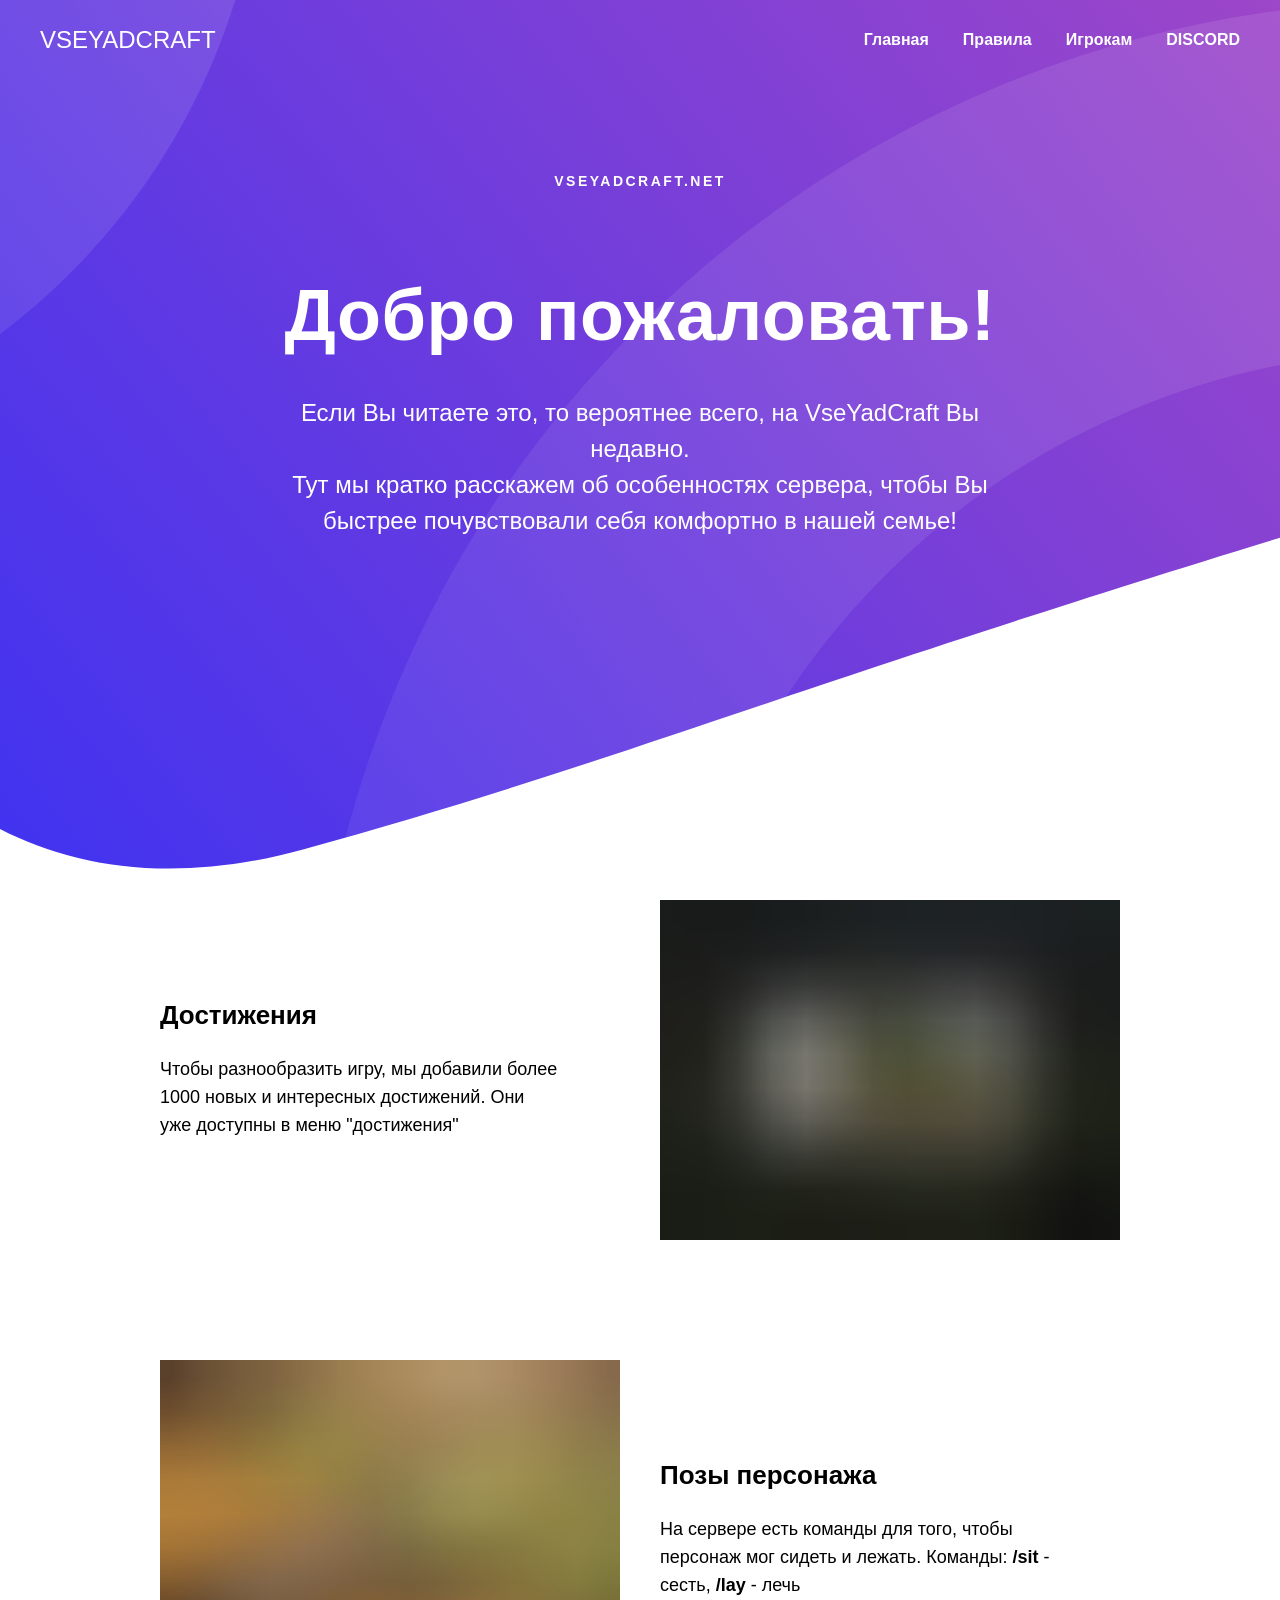
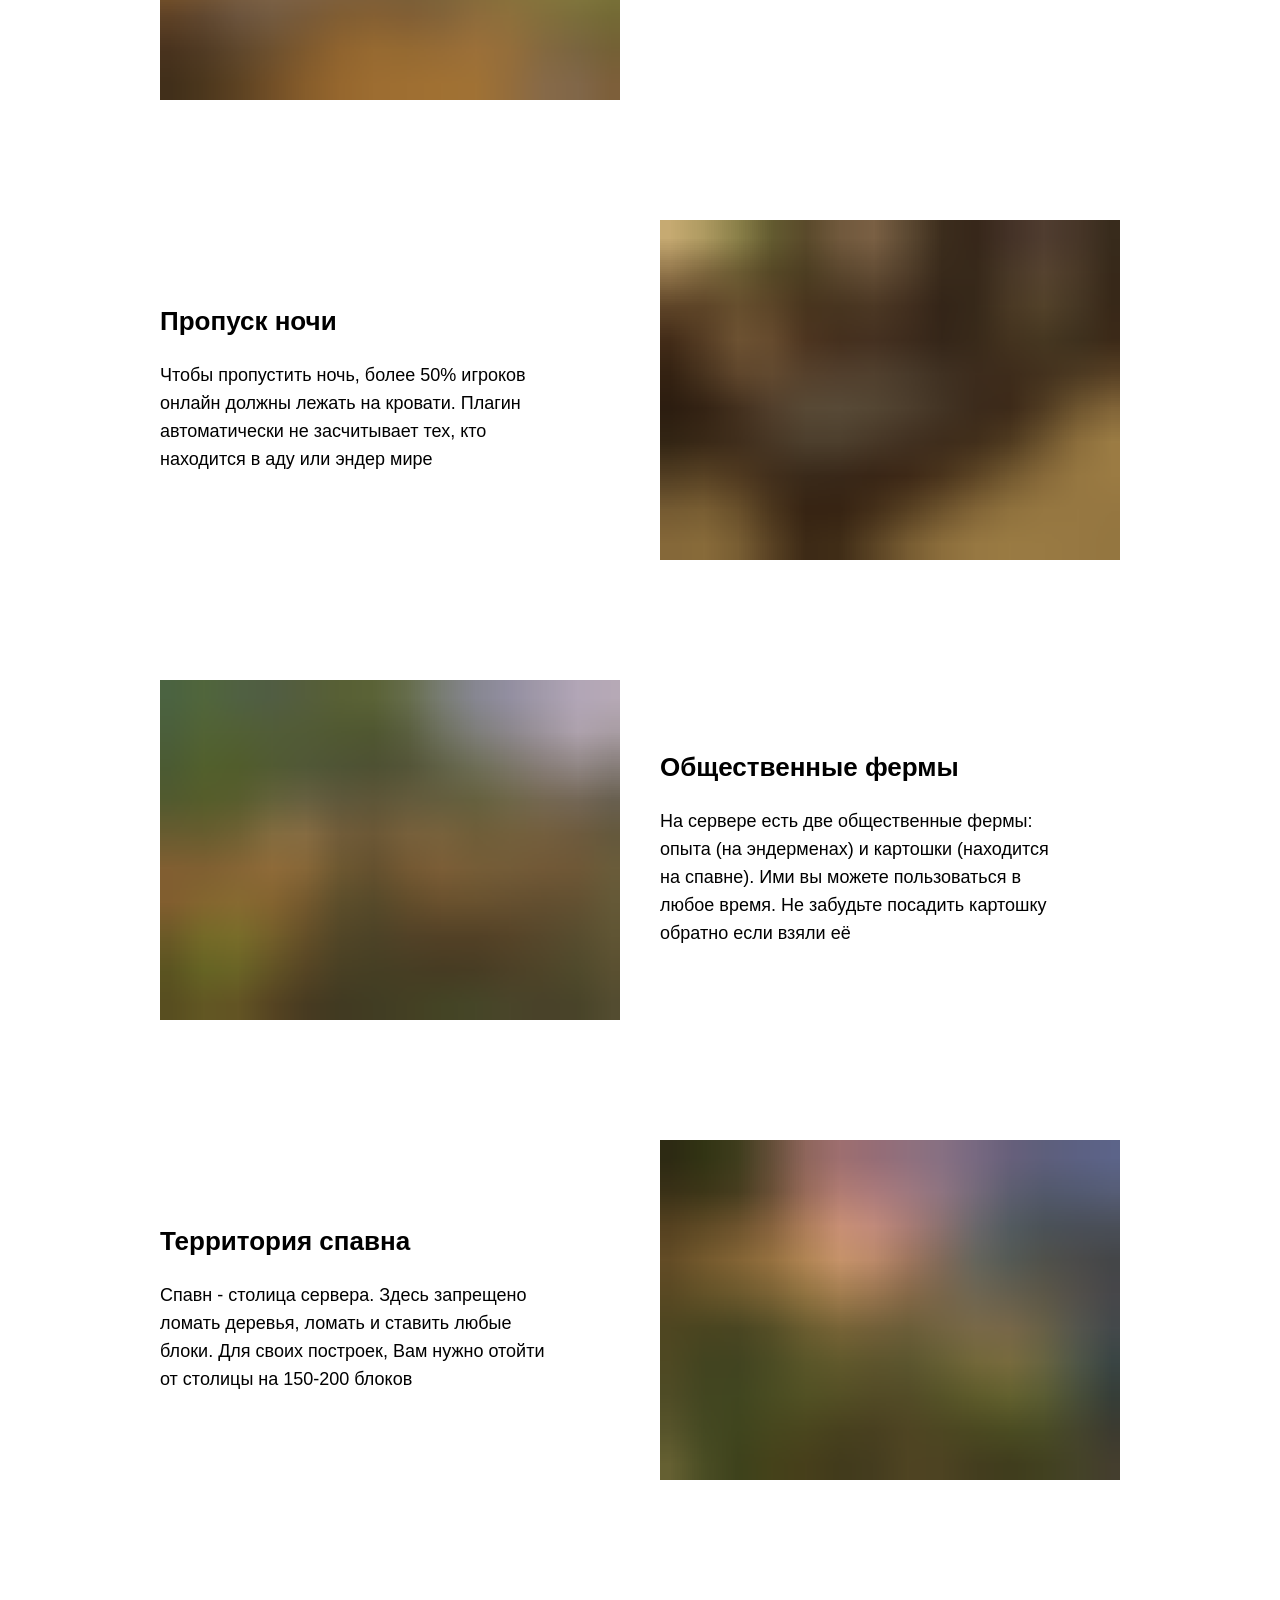
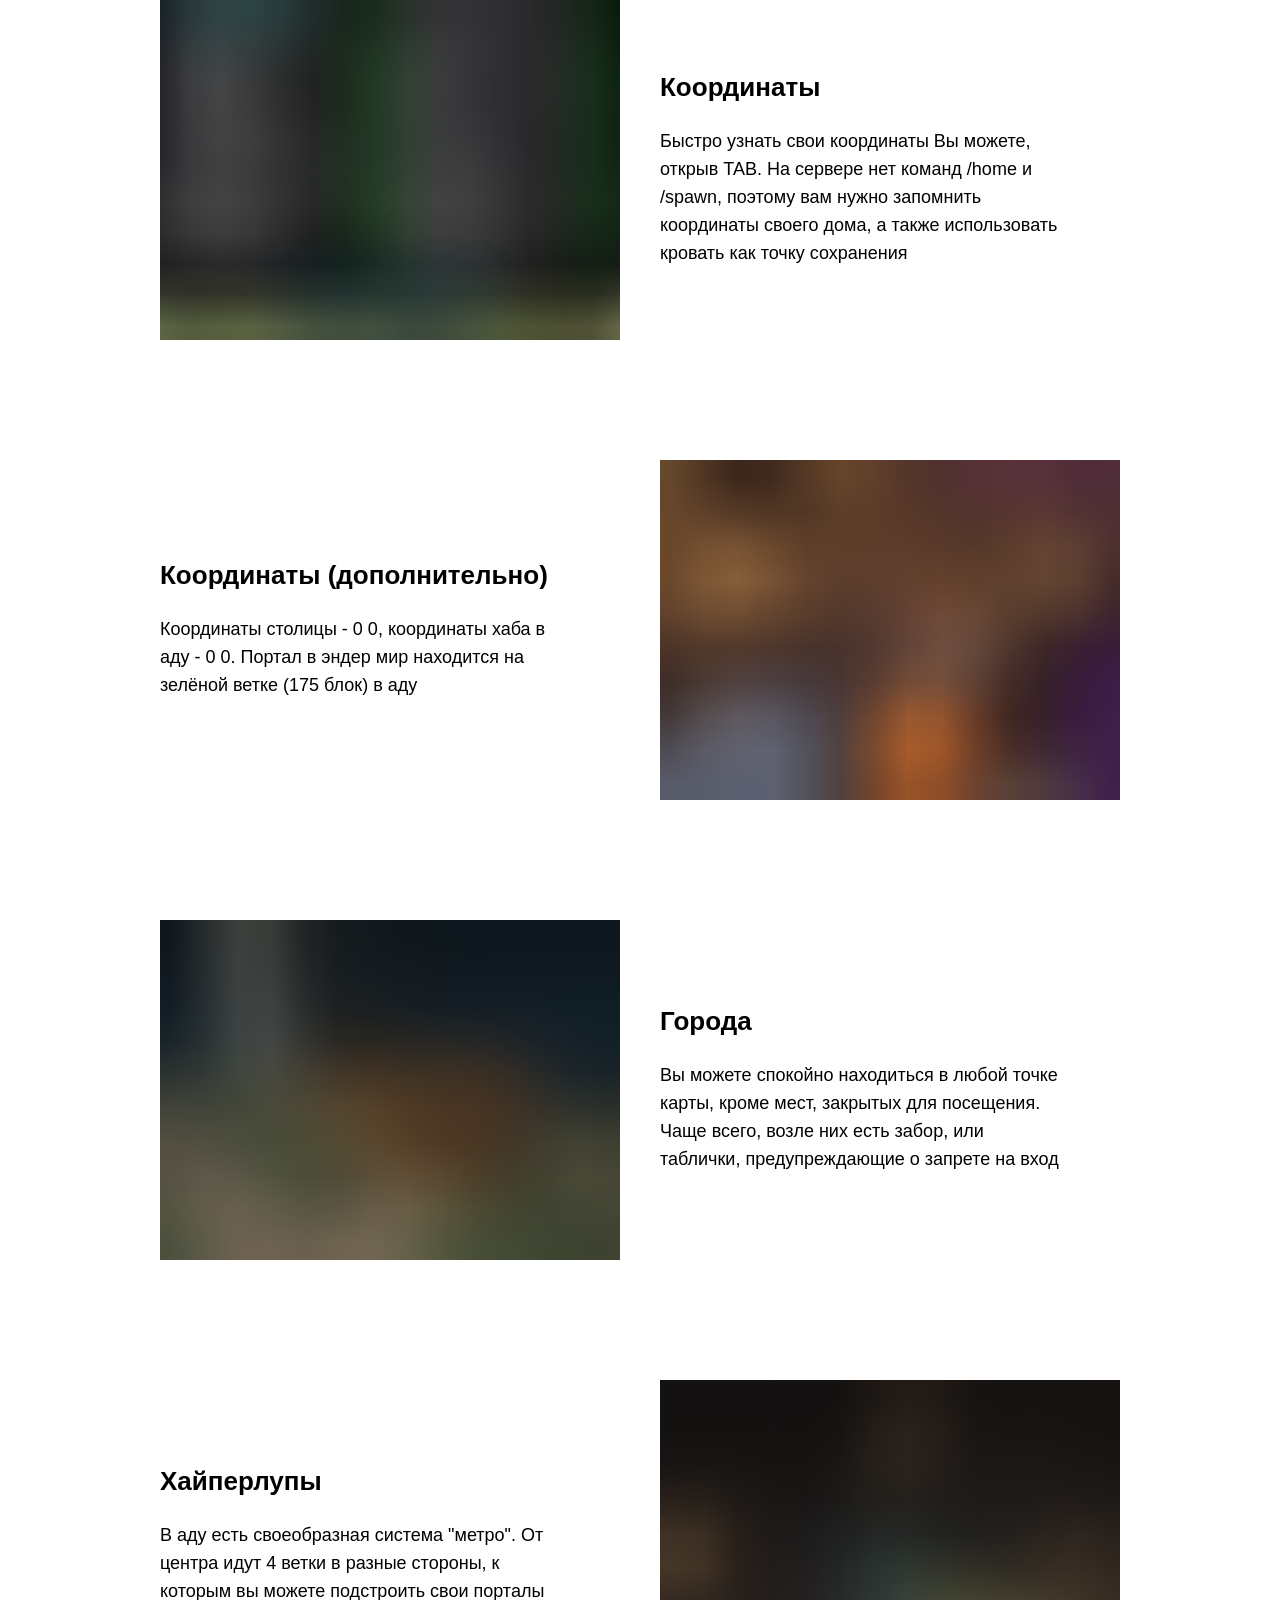
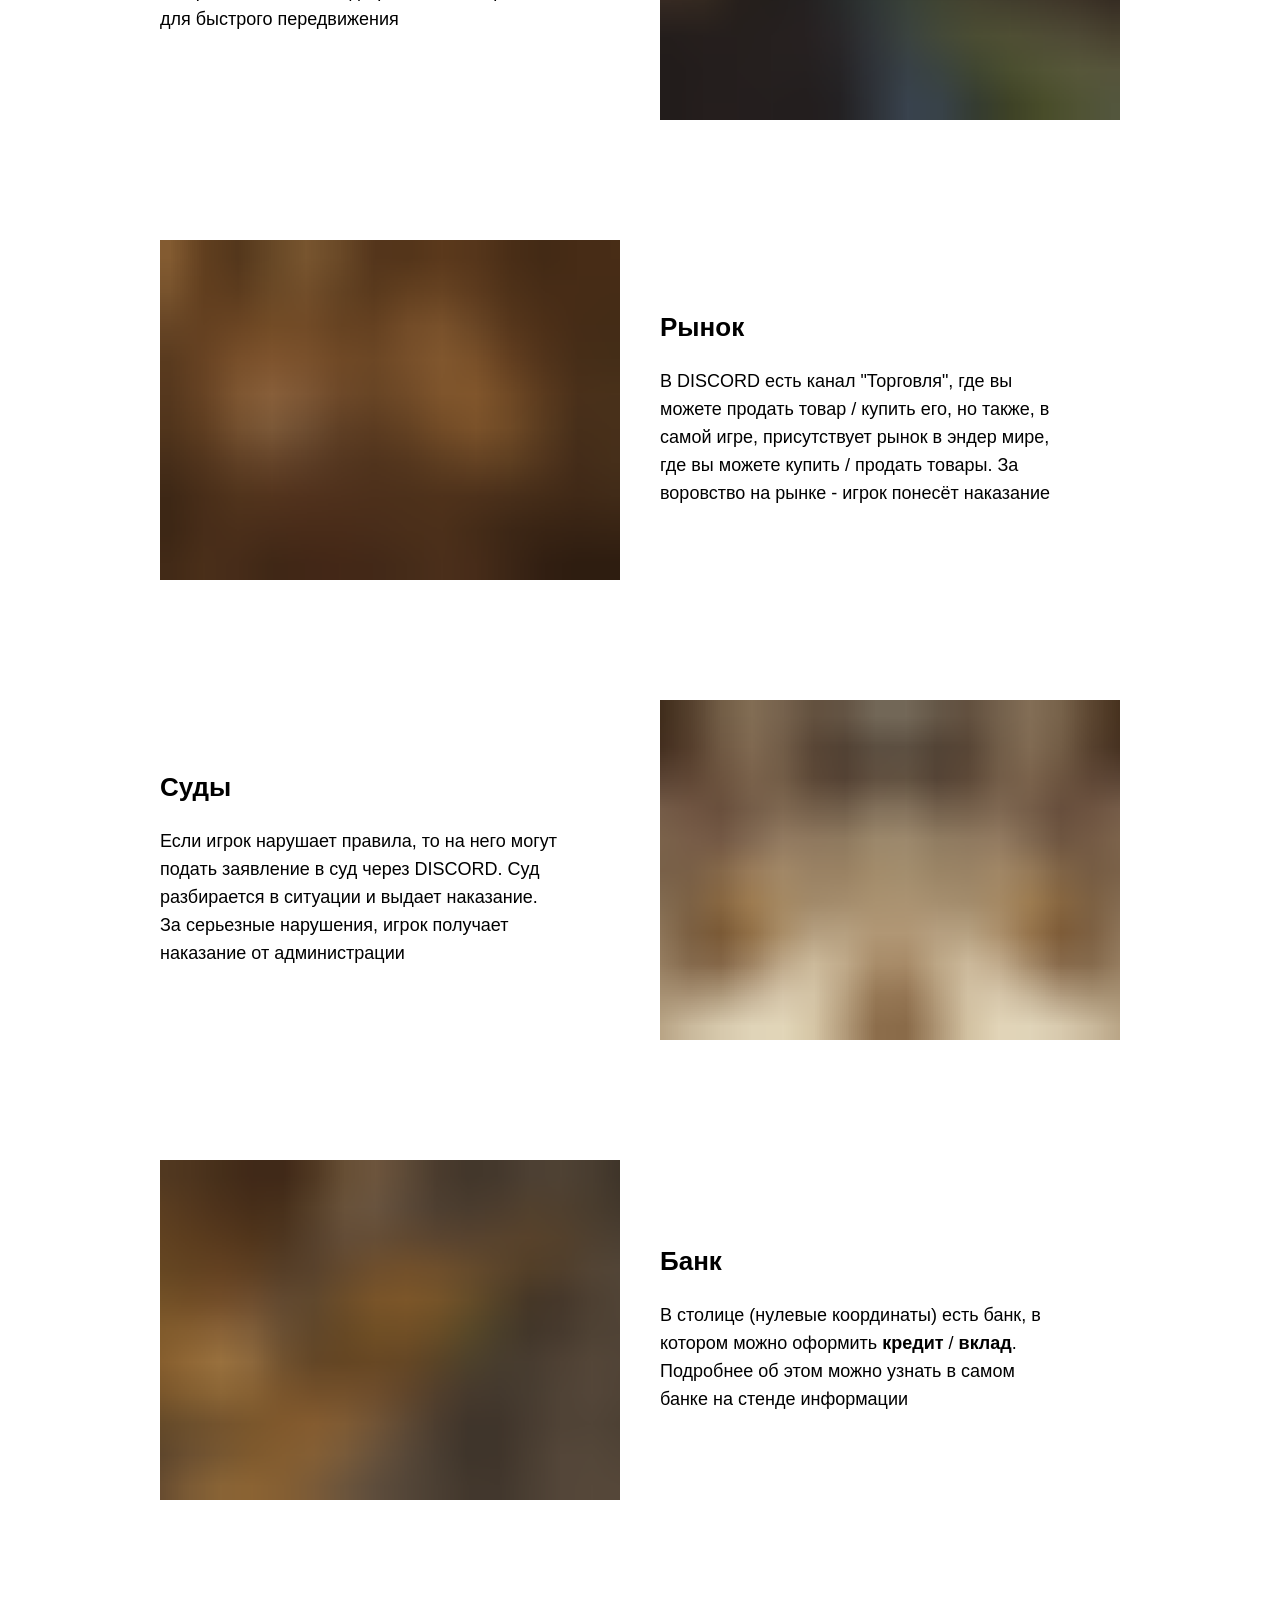
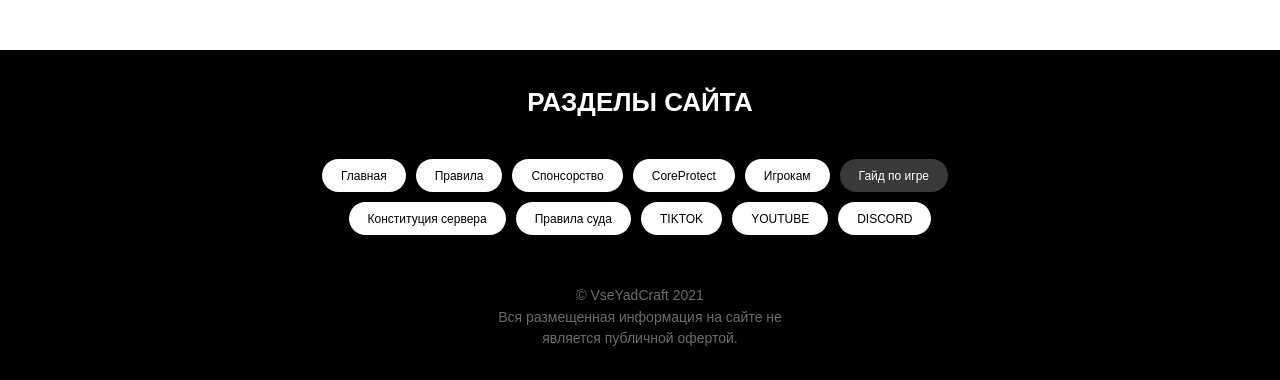
<file: guide.html>
﻿<!DOCTYPE html><html> <head><meta charset="utf-8"><meta http-equiv="Content-Type" content="text/html; charset=utf-8"><meta name="viewport" content="width=device-width, initial-scale=1.0"><!--metatextblock--><title>VseYadCraft - гайд по игре</title><meta property="og:url" content="https://VseYadCraft.net/guide"><meta property="og:title" content="VseYadCraft - гайд по игре"><meta property="og:description" content=""><meta property="og:type" content="website"><meta property="og:image" content="https://static.tildacdn.com/tild3534-3337-4564-a363-663362623136/Frame_1_2.svg"><link rel="canonical" href="guide.html"><!--/metatextblock--><meta property="fb:app_id" content="257953674358265"><meta name="format-detection" content="telephone=no"><meta http-equiv="x-dns-prefetch-control" content="on"><link rel="dns-prefetch" href="https://ws.tildacdn.com"><link rel="dns-prefetch" href="https://static.tildacdn.com"><link rel="shortcut icon" href="tild6166-3237-4361-b838-653736663962/32.ico" type="image/x-icon"><!-- Assets --><link rel="stylesheet" href="css/tilda-grid-3.0.min.css" type="text/css" media="all"><link rel="stylesheet" href="tilda-blocks-2.14-5.css?t=1622700705" type="text/css" media="all"><link rel="preconnect" href="https://fonts.gstatic.com"><link href="css2?family=Roboto:wght@300;400;500;700&subset=latin,cyrillic" rel="stylesheet"><link rel="stylesheet" href="css/tilda-animation-1.0.min.css" type="text/css" media="all"><link rel="stylesheet" href="css/tilda-cover-1.0.min.css" type="text/css" media="all"><link rel="stylesheet" href="css/tilda-menusub-1.0.min.css" type="text/css" media="print" onload="this.media='all';"><noscript><link rel="stylesheet" href="css/tilda-menusub-1.0.min.css" type="text/css" media="all"></noscript><script src="js/jquery-1.10.2.min.js"></script><script src="js/tilda-scripts-3.0.min.js"></script><script src="tilda-blocks-2.7-5.js?t=1622700705"></script><script src="js/lazyload-1.3.min.js" charset="utf-8" async=""></script><script src="js/tilda-animation-1.0.min.js" charset="utf-8" async=""></script><script src="js/tilda-cover-1.0.min.js" charset="utf-8" async=""></script><script src="js/tilda-events-1.0.min.js" charset="utf-8" async=""></script><script src="js/tilda-menusub-1.0.min.js" charset="utf-8" async=""></script><script type="text/javascript">window.dataLayer = window.dataLayer || [];</script><script type="text/javascript">if((/bot|google|yandex|baidu|bing|msn|duckduckbot|teoma|slurp|crawler|spider|robot|crawling|facebook/i.test(navigator.userAgent))===false && typeof(sessionStorage)!='undefined' && sessionStorage.getItem('visited')!=='y'){	var style=document.createElement('style');	style.type='text/css';	style.innerHTML='@media screen and (min-width: 980px) {.t-records {opacity: 0;}.t-records_animated {-webkit-transition: opacity ease-in-out .2s;-moz-transition: opacity ease-in-out .2s;-o-transition: opacity ease-in-out .2s;transition: opacity ease-in-out .2s;}.t-records.t-records_visible {opacity: 1;}}';	document.getElementsByTagName('head')[0].appendChild(style);	$(document).ready(function() {	$('.t-records').addClass('t-records_animated');	setTimeout(function(){ $('.t-records').addClass('t-records_visible'); sessionStorage.setItem('visited','y');	},400);	});
}</script></head><body class="t-body" style="margin:0;"><!--allrecords--><div id="allrecords" class="t-records" data-hook="blocks-collection-content-node" data-tilda-project-id="3949045" data-tilda-page-id="19481992" data-tilda-page-alias="guide" data-tilda-formskey="e40e9649163fcca5f9ba78ac758c157a" data-tilda-lazy="yes" data-tilda-project-lang="RU"><!--header--><div id="t-header" class="t-records" data-hook="blocks-collection-content-node" data-tilda-project-id="3949045" data-tilda-page-id="19545716" data-tilda-formskey="e40e9649163fcca5f9ba78ac758c157a" data-tilda-lazy="yes" data-tilda-project-lang="RU"><div id="rec315540069" class="r t-rec t-screenmin-980px" style=" " data-animationappear="off" data-record-type="456" data-screen-min="980px"><!-- T456 --><div id="nav315540069marker"></div> <div class="t456__mobile"> <div class="t456__mobile_container"> <div class="t456__mobile_text t-name t-name_md" field="text">&nbsp;</div> <div class="t456__burger"> <span></span> <span></span> <span></span> <span></span> </div> </div> </div><div id="nav315540069" class="t456 t456__hidden t456__positionabsolute " style="background-color: rgba(0,0,0,0.0); " data-bgcolor-hex="#000000" data-bgcolor-rgba="rgba(0,0,0,0.0)" data-navmarker="nav315540069marker" data-appearoffset="" data-bgopacity-two="" data-menushadow="" data-bgopacity="0.0" data-menu-items-align="right" data-menu="yes"> <div class="t456__maincontainer " style=""> <div class="t456__leftwrapper" style="min-width:300px;width:300px;"> <div> <a href="index.htm" style="color:#ffffff;text-transform:uppercase;"> <div class="t456__logo t-title" field="title" style="color:#ffffff;text-transform:uppercase;"><del></del><del></del><del></del>VseYadCraft<strong></strong></div> </a> </div> </div> <div class="t456__rightwrapper t456__menualign_right" style=""> <ul class="t456__list"> <li class="t456__list_item"><a class="t-menu__link-item" href="index.htm" data-menu-submenu-hook="" style="color:#ffffff;font-weight:600;" data-menu-item-number="1">Главная</a> </li> <li class="t456__list_item"><a class="t-menu__link-item" href="rules.html" data-menu-submenu-hook="" style="color:#ffffff;font-weight:600;" data-menu-item-number="2">Правила</a> </li> <li class="t456__list_item"><a class="t-menu__link-item" href="forplayers.html" data-menu-submenu-hook="" style="color:#ffffff;font-weight:600;" data-menu-item-number="3">Игрокам</a> </li> <li class="t456__list_item"><a class="t-menu__link-item" href="https://discord.gg/raBKkhNJAy" data-menu-submenu-hook="" target="_blank" style="color:#ffffff;font-weight:600;" data-menu-item-number="4">DISCORD</a> </li> </ul> </div> </div></div><style>@media screen and (max-width: 980px) { #rec315540069 .t456__leftcontainer{ padding: 20px; }
}
@media screen and (max-width: 980px) { #rec315540069 .t456__imglogo{ padding: 20px 0; }
}</style><script type="text/javascript"> $(document).ready(function() { t456_highlight(); });
$(window).resize(function() { t456_setBg('315540069');
});
$(document).ready(function() { t456_setBg('315540069');
});</script><script type="text/javascript"> $(document).ready(function() { t456_createMobileMenu('315540069'); }); </script><style>#rec315540069 .t-menu__link-item{ position: relative;	}
#rec315540069 .t-menu__link-item::after { content: ''; position: absolute; left: 0;	bottom: 20%;	opacity: 0;	width: 100%;	height: 100%;	border-bottom: 0px solid #ffffff; -webkit-box-shadow: inset 0px -1px 0px 0px #ffffff; -moz-box-shadow: inset 0px -1px 0px 0px #ffffff; box-shadow: inset 0px -1px 0px 0px #ffffff; -webkit-transition: all 0.3s ease; transition: all 0.3s ease;
}
#rec315540069 .t-menu__link-item:not(.t-active):not(.tooltipstered):hover::after{	opacity: 1;	bottom: -0px;	}
@supports (overflow:-webkit-marquee) and (justify-content:inherit)
{ #rec315540069 .t-menu__link-item, #rec315540069 .t-menu__link-item.t-active { opacity: 1 !important; }
}</style><script type="text/javascript"> $(document).ready(function() { setTimeout(function(){ t_onFuncLoad('t_menusub_init', function() { t_menusub_init('315540069'); }); }, 500); });</script><style>@media screen and (max-width: 980px) { #rec315540069 .t-menusub__menu .t-menusub__link-item { color:#ffffff !important; } #rec315540069 .t-menusub__menu .t-menusub__link-item.t-active { color:#ffffff !important; }
}</style><!--[if IE 8]><style>#rec315540069 .t456 { filter: progid:DXImageTransform.Microsoft.gradient(startColorStr='#D9000000', endColorstr='#D9000000');
}</style><![endif]--> </div></div><!--/header--><div id="rec315545471" class="r t-rec" style=" " data-animationappear="off" data-record-type="18"><!-- cover --><div class="t-cover" id="recorddiv315545471" bgimgfield="img" style="height:100vh; background-image:url('tild3534-3337-4564-a363-663362623136/Frame_1_2.svg');"><div class="t-cover__carrier" id="coverCarry315545471" data-content-cover-id="315545471" data-content-cover-bg="https://static.tildacdn.com/tild3534-3337-4564-a363-663362623136/Frame_1_2.svg" data-content-cover-height="100vh" data-content-cover-parallax="" style="height:100vh;background-attachment:scroll; "></div> <div class="t-cover__filter" style="height:100vh;background-image: -moz-linear-gradient(top, rgba(0,0,0,0.0), rgba(0,0,0,0.0));background-image: -webkit-linear-gradient(top, rgba(0,0,0,0.0), rgba(0,0,0,0.0));background-image: -o-linear-gradient(top, rgba(0,0,0,0.0), rgba(0,0,0,0.0));background-image: -ms-linear-gradient(top, rgba(0,0,0,0.0), rgba(0,0,0,0.0));background-image: linear-gradient(top, rgba(0,0,0,0.0), rgba(0,0,0,0.0));filter: progid:DXImageTransform.Microsoft.gradient(startColorStr='#fe000000', endColorstr='#fe000000');"></div><div class="t-container"> <div class="t-col t-col_12 "><div class="t-cover__wrapper t-valign_middle" style="height:100vh;"> <div class="t001 t-align_center"> <div class="t001__wrapper" data-hook-content="covercontent"> <div class="t001__uptitle t-uptitle t-uptitle_sm" style="text-transform:uppercase;" field="subtitle">VseYadCraft.NET</div> <div class="t001__title t-title t-title_xl" style="" field="title">Добро пожаловать! <br></div> <div class="t001__descr t-descr t-descr_xl t001__descr_center" style="padding-bottom:200px;" field="descr">Если Вы читаете это, то вероятнее всего, на VseYadCraft Вы недавно.<br>Тут мы кратко расскажем об особенностях сервера, чтобы Вы быстрее почувствовали себя комфортно в нашей семье! <br></div> <span class="space"></span> </div> </div> </div> </div> </div> </div> </div><div id="rec314482329" class="r t-rec t-rec_pt_0 t-rec_pb_150" style="padding-top:0px;padding-bottom:150px; " data-record-type="509"><!-- t509 --><div class="t509"><div class="t-container"><div class="t509__colwrapper t-col t-col_10 t-prefix_1"> <div class="t509__col t-col t-col_5 t509__mobileimg"><div class="t509__blockimg t-bgimg" bgimgfield="li_img__1476897493817" data-original="https://static.tildacdn.com/tild6431-3365-4531-a464-363134623566/2021-05-12_230452.png" style="background-image:url('tild6431-3365-4531-a464-363134623566/-/resizeb/20x/2021-05-12_230452.png');" data-image-width="460" data-image-height="340"></div></div><div class="t509__col t-col t-col_5 t509__leftcol"><div class="t509__textwrapper t-align_left" style="max-width:400px;"><div class="t509__content t-valign_middle"><div class="t509__box"><div class="t509__title t-heading t-heading_xs t-margin_auto" field="li_title__1476897493817" style="">Достижения</div><div class="t509__descr t-descr t-descr_sm t-margin_auto" field="li_descr__1476897493817" style="">Чтобы разнообразить игру, мы добавили более 1000 новых и интересных достижений. Они уже доступны в меню "достижения"<br></div></div></div></div></div><div class="t509__col t-col t-col_5 t509__rightcol t509__desktopimg"><div class="t509__imgwrapper" style=""> <meta itemprop="image" content="https://static.tildacdn.com/tild6431-3365-4531-a464-363134623566/-/resizeb/20x/2021-05-12_230452.png"><div class="t509__blockimg t-bgimg" bgimgfield="li_img__1476897493817" data-original="https://static.tildacdn.com/tild6431-3365-4531-a464-363134623566/2021-05-12_230452.png" style="background-image:url('tild6431-3365-4531-a464-363134623566/-/resizeb/20x/2021-05-12_230452.png');" data-image-width="460" data-image-height="340"></div></div></div> <div class="t509__separator t-clear" style=""></div> <div class="t509__col t-col t-col_5 t509__mobileimg"><div class="t509__blockimg t-bgimg" bgimgfield="li_img__1620849011266" data-original="https://static.tildacdn.com/tild6532-3766-4336-a133-633437323738/2021-05-12_230534.png" style="background-image:url('tild6532-3766-4336-a133-633437323738/-/resizeb/20x/2021-05-12_230534.png');" data-image-width="460" data-image-height="340"></div></div><div class="t509__col t-col t-col_5 t509__leftcol t509__desktopimg"><div class="t509__imgwrapper" style=""> <meta itemprop="image" content="https://static.tildacdn.com/tild6532-3766-4336-a133-633437323738/-/resizeb/20x/2021-05-12_230534.png"><div class="t509__blockimg t-bgimg" bgimgfield="li_img__1620849011266" data-original="https://static.tildacdn.com/tild6532-3766-4336-a133-633437323738/2021-05-12_230534.png" style="background-image:url('tild6532-3766-4336-a133-633437323738/-/resizeb/20x/2021-05-12_230534.png');" data-image-width="460" data-image-height="340"></div></div></div><div class="t509__col t-col t-col_5 t509__rightcol"><div class="t509__textwrapper t-align_left" style="max-width:400px;"><div class="t509__content t-valign_middle"><div class="t509__box"><div class="t509__title t-heading t-heading_xs t-margin_auto" field="li_title__1620849011266" style="">Позы персонажа</div><div class="t509__descr t-descr t-descr_sm t-margin_auto" field="li_descr__1620849011266" style="">На сервере есть команды для того, чтобы персонаж мог сидеть и лежать. Команды: <strong>/sit</strong> - сесть, <strong>/lay</strong> - лечь</div></div></div></div></div> <div class="t509__separator t-clear" style=""></div> <div class="t509__col t-col t-col_5 t509__mobileimg"><div class="t509__blockimg t-bgimg" bgimgfield="li_img__1620849013997" data-original="https://static.tildacdn.com/tild3338-3532-4063-b438-346235646231/2021-05-12_230554.png" style="background-image:url('tild3338-3532-4063-b438-346235646231/-/resizeb/20x/2021-05-12_230554.png');" data-image-width="460" data-image-height="340"></div></div><div class="t509__col t-col t-col_5 t509__leftcol"><div class="t509__textwrapper t-align_left" style="max-width:400px;"><div class="t509__content t-valign_middle"><div class="t509__box"><div class="t509__title t-heading t-heading_xs t-margin_auto" field="li_title__1620849013997" style="">Пропуск ночи</div><div class="t509__descr t-descr t-descr_sm t-margin_auto" field="li_descr__1620849013997" style="">Чтобы пропустить ночь, более 50% игроков онлайн должны лежать на кровати. Плагин автоматически не засчитывает тех, кто находится в аду или эндер мире</div></div></div></div></div><div class="t509__col t-col t-col_5 t509__rightcol t509__desktopimg"><div class="t509__imgwrapper" style=""> <meta itemprop="image" content="https://static.tildacdn.com/tild3338-3532-4063-b438-346235646231/-/resizeb/20x/2021-05-12_230554.png"><div class="t509__blockimg t-bgimg" bgimgfield="li_img__1620849013997" data-original="https://static.tildacdn.com/tild3338-3532-4063-b438-346235646231/2021-05-12_230554.png" style="background-image:url('tild3338-3532-4063-b438-346235646231/-/resizeb/20x/2021-05-12_230554.png');" data-image-width="460" data-image-height="340"></div></div></div> <div class="t509__separator t-clear" style=""></div> <div class="t509__col t-col t-col_5 t509__mobileimg"><div class="t509__blockimg t-bgimg" bgimgfield="li_img__1620849014444" data-original="https://static.tildacdn.com/tild3738-3832-4365-b432-633738373665/2021-05-12_231108.png" style="background-image:url('tild3738-3832-4365-b432-633738373665/-/resizeb/20x/2021-05-12_231108.png');" data-image-width="460" data-image-height="340"></div></div><div class="t509__col t-col t-col_5 t509__leftcol t509__desktopimg"><div class="t509__imgwrapper" style=""> <meta itemprop="image" content="https://static.tildacdn.com/tild3738-3832-4365-b432-633738373665/-/resizeb/20x/2021-05-12_231108.png"><div class="t509__blockimg t-bgimg" bgimgfield="li_img__1620849014444" data-original="https://static.tildacdn.com/tild3738-3832-4365-b432-633738373665/2021-05-12_231108.png" style="background-image:url('tild3738-3832-4365-b432-633738373665/-/resizeb/20x/2021-05-12_231108.png');" data-image-width="460" data-image-height="340"></div></div></div><div class="t509__col t-col t-col_5 t509__rightcol"><div class="t509__textwrapper t-align_left" style="max-width:400px;"><div class="t509__content t-valign_middle"><div class="t509__box"><div class="t509__title t-heading t-heading_xs t-margin_auto" field="li_title__1620849014444" style="">Общественные фермы</div><div class="t509__descr t-descr t-descr_sm t-margin_auto" field="li_descr__1620849014444" style="">На сервере есть две общественные фермы: опыта (на эндерменах) и картошки (находится на спавне). Ими вы можете пользоваться в любое время. Не забудьте посадить картошку обратно если взяли её</div></div></div></div></div> <div class="t509__separator t-clear" style=""></div> <div class="t509__col t-col t-col_5 t509__mobileimg"><div class="t509__blockimg t-bgimg" bgimgfield="li_img__1620849016189" data-original="https://static.tildacdn.com/tild3465-3862-4161-b735-313535393136/2021-05-12_230607.png" style="background-image:url('tild3465-3862-4161-b735-313535393136/-/resizeb/20x/2021-05-12_230607.png');" data-image-width="460" data-image-height="340"></div></div><div class="t509__col t-col t-col_5 t509__leftcol"><div class="t509__textwrapper t-align_left" style="max-width:400px;"><div class="t509__content t-valign_middle"><div class="t509__box"><div class="t509__title t-heading t-heading_xs t-margin_auto" field="li_title__1620849016189" style="">Территория спавна</div><div class="t509__descr t-descr t-descr_sm t-margin_auto" field="li_descr__1620849016189" style="">Спавн - столица сервера. Здесь запрещено ломать деревья, ломать и ставить любые блоки. Для своих построек, Вам нужно отойти от столицы на 150-200 блоков</div></div></div></div></div><div class="t509__col t-col t-col_5 t509__rightcol t509__desktopimg"><div class="t509__imgwrapper" style=""> <meta itemprop="image" content="https://static.tildacdn.com/tild3465-3862-4161-b735-313535393136/-/resizeb/20x/2021-05-12_230607.png"><div class="t509__blockimg t-bgimg" bgimgfield="li_img__1620849016189" data-original="https://static.tildacdn.com/tild3465-3862-4161-b735-313535393136/2021-05-12_230607.png" style="background-image:url('tild3465-3862-4161-b735-313535393136/-/resizeb/20x/2021-05-12_230607.png');" data-image-width="460" data-image-height="340"></div></div></div> <div class="t509__separator t-clear" style=""></div> <div class="t509__col t-col t-col_5 t509__mobileimg"><div class="t509__blockimg t-bgimg" bgimgfield="li_img__1620849017488" data-original="https://static.tildacdn.com/tild6630-6536-4463-b363-366631386165/noroot.png" style="background-image:url('tild6630-6536-4463-b363-366631386165/-/resizeb/20x/noroot.png');" data-image-width="460" data-image-height="340"></div></div><div class="t509__col t-col t-col_5 t509__leftcol t509__desktopimg"><div class="t509__imgwrapper" style=""> <meta itemprop="image" content="https://static.tildacdn.com/tild6630-6536-4463-b363-366631386165/-/resizeb/20x/noroot.png"><div class="t509__blockimg t-bgimg" bgimgfield="li_img__1620849017488" data-original="https://static.tildacdn.com/tild6630-6536-4463-b363-366631386165/noroot.png" style="background-image:url('tild6630-6536-4463-b363-366631386165/-/resizeb/20x/noroot.png');" data-image-width="460" data-image-height="340"></div></div></div><div class="t509__col t-col t-col_5 t509__rightcol"><div class="t509__textwrapper t-align_left" style="max-width:400px;"><div class="t509__content t-valign_middle"><div class="t509__box"><div class="t509__title t-heading t-heading_xs t-margin_auto" field="li_title__1620849017488" style="">Координаты</div><div class="t509__descr t-descr t-descr_sm t-margin_auto" field="li_descr__1620849017488" style="">Быстро узнать свои координаты Вы можете, открыв TAB. На сервере нет команд /home и /spawn, поэтому вам нужно запомнить координаты своего дома, а также использовать кровать как точку сохранения</div></div></div></div></div> <div class="t509__separator t-clear" style=""></div> <div class="t509__col t-col t-col_5 t509__mobileimg"><div class="t509__blockimg t-bgimg" bgimgfield="li_img__1620849018244" data-original="https://static.tildacdn.com/tild3765-3237-4738-b538-323037663539/2021-05-12_230638.png" style="background-image:url('tild3765-3237-4738-b538-323037663539/-/resizeb/20x/2021-05-12_230638.png');" data-image-width="460" data-image-height="340"></div></div><div class="t509__col t-col t-col_5 t509__leftcol"><div class="t509__textwrapper t-align_left" style="max-width:400px;"><div class="t509__content t-valign_middle"><div class="t509__box"><div class="t509__title t-heading t-heading_xs t-margin_auto" field="li_title__1620849018244" style="">Координаты (дополнительно)</div><div class="t509__descr t-descr t-descr_sm t-margin_auto" field="li_descr__1620849018244" style="">Координаты столицы - 0 0, координаты хаба в аду - 0 0. Портал в эндер мир находится на зелёной ветке (175 блок) в аду<br></div></div></div></div></div><div class="t509__col t-col t-col_5 t509__rightcol t509__desktopimg"><div class="t509__imgwrapper" style=""> <meta itemprop="image" content="https://static.tildacdn.com/tild3765-3237-4738-b538-323037663539/-/resizeb/20x/2021-05-12_230638.png"><div class="t509__blockimg t-bgimg" bgimgfield="li_img__1620849018244" data-original="https://static.tildacdn.com/tild3765-3237-4738-b538-323037663539/2021-05-12_230638.png" style="background-image:url('tild3765-3237-4738-b538-323037663539/-/resizeb/20x/2021-05-12_230638.png');" data-image-width="460" data-image-height="340"></div></div></div> <div class="t509__separator t-clear" style=""></div> <div class="t509__col t-col t-col_5 t509__mobileimg"><div class="t509__blockimg t-bgimg" bgimgfield="li_img__1620849559478" data-original="https://static.tildacdn.com/tild3835-3439-4361-b239-656536353862/2021-05-12_230754.png" style="background-image:url('tild3835-3439-4361-b239-656536353862/-/resizeb/20x/2021-05-12_230754.png');" data-image-width="460" data-image-height="340"></div></div><div class="t509__col t-col t-col_5 t509__leftcol t509__desktopimg"><div class="t509__imgwrapper" style=""> <meta itemprop="image" content="https://static.tildacdn.com/tild3835-3439-4361-b239-656536353862/-/resizeb/20x/2021-05-12_230754.png"><div class="t509__blockimg t-bgimg" bgimgfield="li_img__1620849559478" data-original="https://static.tildacdn.com/tild3835-3439-4361-b239-656536353862/2021-05-12_230754.png" style="background-image:url('tild3835-3439-4361-b239-656536353862/-/resizeb/20x/2021-05-12_230754.png');" data-image-width="460" data-image-height="340"></div></div></div><div class="t509__col t-col t-col_5 t509__rightcol"><div class="t509__textwrapper t-align_left" style="max-width:400px;"><div class="t509__content t-valign_middle"><div class="t509__box"><div class="t509__title t-heading t-heading_xs t-margin_auto" field="li_title__1620849559478" style="">Города</div><div class="t509__descr t-descr t-descr_sm t-margin_auto" field="li_descr__1620849559478" style="">Вы можете спокойно находиться в любой точке карты, кроме мест, закрытых для посещения. Чаще всего, возле них есть забор, или таблички, предупреждающие о запрете на вход</div></div></div></div></div> <div class="t509__separator t-clear" style=""></div> <div class="t509__col t-col t-col_5 t509__mobileimg"><div class="t509__blockimg t-bgimg" bgimgfield="li_img__1620849561688" data-original="https://static.tildacdn.com/tild3838-3335-4265-a162-623164663966/2021-05-12_230824.png" style="background-image:url('tild3838-3335-4265-a162-623164663966/-/resizeb/20x/2021-05-12_230824.png');" data-image-width="460" data-image-height="340"></div></div><div class="t509__col t-col t-col_5 t509__leftcol"><div class="t509__textwrapper t-align_left" style="max-width:400px;"><div class="t509__content t-valign_middle"><div class="t509__box"><div class="t509__title t-heading t-heading_xs t-margin_auto" field="li_title__1620849561688" style="">Хайперлупы</div><div class="t509__descr t-descr t-descr_sm t-margin_auto" field="li_descr__1620849561688" style="">В аду есть своеобразная система "метро". От центра идут 4 ветки в разные стороны, к которым вы можете подстроить свои порталы для быстрого передвижения<br></div></div></div></div></div><div class="t509__col t-col t-col_5 t509__rightcol t509__desktopimg"><div class="t509__imgwrapper" style=""> <meta itemprop="image" content="https://static.tildacdn.com/tild3838-3335-4265-a162-623164663966/-/resizeb/20x/2021-05-12_230824.png"><div class="t509__blockimg t-bgimg" bgimgfield="li_img__1620849561688" data-original="https://static.tildacdn.com/tild3838-3335-4265-a162-623164663966/2021-05-12_230824.png" style="background-image:url('tild3838-3335-4265-a162-623164663966/-/resizeb/20x/2021-05-12_230824.png');" data-image-width="460" data-image-height="340"></div></div></div> <div class="t509__separator t-clear" style=""></div> <div class="t509__col t-col t-col_5 t509__mobileimg"><div class="t509__blockimg t-bgimg" bgimgfield="li_img__1620849562642" data-original="https://static.tildacdn.com/tild3565-3233-4336-b266-646161666130/2021-05-12_230910.png" style="background-image:url('tild3565-3233-4336-b266-646161666130/-/resizeb/20x/2021-05-12_230910.png');" data-image-width="460" data-image-height="340"></div></div><div class="t509__col t-col t-col_5 t509__leftcol t509__desktopimg"><div class="t509__imgwrapper" style=""> <meta itemprop="image" content="https://static.tildacdn.com/tild3565-3233-4336-b266-646161666130/-/resizeb/20x/2021-05-12_230910.png"><div class="t509__blockimg t-bgimg" bgimgfield="li_img__1620849562642" data-original="https://static.tildacdn.com/tild3565-3233-4336-b266-646161666130/2021-05-12_230910.png" style="background-image:url('tild3565-3233-4336-b266-646161666130/-/resizeb/20x/2021-05-12_230910.png');" data-image-width="460" data-image-height="340"></div></div></div><div class="t509__col t-col t-col_5 t509__rightcol"><div class="t509__textwrapper t-align_left" style="max-width:400px;"><div class="t509__content t-valign_middle"><div class="t509__box"><div class="t509__title t-heading t-heading_xs t-margin_auto" field="li_title__1620849562642" style="">Рынок</div><div class="t509__descr t-descr t-descr_sm t-margin_auto" field="li_descr__1620849562642" style="">В DISCORD есть канал "Торговля", где вы можете продать товар / купить его, но также, в самой игре, присутствует рынок в эндер мире, где вы можете купить / продать товары. За воровство на рынке - игрок понесёт наказание</div></div></div></div></div> <div class="t509__separator t-clear" style=""></div> <div class="t509__col t-col t-col_5 t509__mobileimg"><div class="t509__blockimg t-bgimg" bgimgfield="li_img__1620849563232" data-original="https://static.tildacdn.com/tild3964-6638-4331-b833-646330643665/2021-06-01_235620.png" style="background-image:url('tild3964-6638-4331-b833-646330643665/-/resizeb/20x/2021-06-01_235620.png');" data-image-width="460" data-image-height="340"></div></div><div class="t509__col t-col t-col_5 t509__leftcol"><div class="t509__textwrapper t-align_left" style="max-width:400px;"><div class="t509__content t-valign_middle"><div class="t509__box"><div class="t509__title t-heading t-heading_xs t-margin_auto" field="li_title__1620849563232" style="">Суды</div><div class="t509__descr t-descr t-descr_sm t-margin_auto" field="li_descr__1620849563232" style="">Если игрок нарушает правила, то на него могут подать заявление в суд через DISCORD. Суд разбирается в ситуации и выдает наказание. За серьезные нарушения, игрок получает наказание от администрации<br></div></div></div></div></div><div class="t509__col t-col t-col_5 t509__rightcol t509__desktopimg"><div class="t509__imgwrapper" style=""> <meta itemprop="image" content="https://static.tildacdn.com/tild3964-6638-4331-b833-646330643665/-/resizeb/20x/2021-06-01_235620.png"><div class="t509__blockimg t-bgimg" bgimgfield="li_img__1620849563232" data-original="https://static.tildacdn.com/tild3964-6638-4331-b833-646330643665/2021-06-01_235620.png" style="background-image:url('tild3964-6638-4331-b833-646330643665/-/resizeb/20x/2021-06-01_235620.png');" data-image-width="460" data-image-height="340"></div></div></div> <div class="t509__separator t-clear" style=""></div> <div class="t509__col t-col t-col_5 t509__mobileimg"><div class="t509__blockimg t-bgimg" bgimgfield="li_img__1622574880881" data-original="https://static.tildacdn.com/tild3231-6237-4964-b832-313266393533/2021-06-01_235826.png" style="background-image:url('tild3231-6237-4964-b832-313266393533/-/resizeb/20x/2021-06-01_235826.png');" data-image-width="460" data-image-height="340"></div></div><div class="t509__col t-col t-col_5 t509__leftcol t509__desktopimg"><div class="t509__imgwrapper" style=""> <meta itemprop="image" content="https://static.tildacdn.com/tild3231-6237-4964-b832-313266393533/-/resizeb/20x/2021-06-01_235826.png"><div class="t509__blockimg t-bgimg" bgimgfield="li_img__1622574880881" data-original="https://static.tildacdn.com/tild3231-6237-4964-b832-313266393533/2021-06-01_235826.png" style="background-image:url('tild3231-6237-4964-b832-313266393533/-/resizeb/20x/2021-06-01_235826.png');" data-image-width="460" data-image-height="340"></div></div></div><div class="t509__col t-col t-col_5 t509__rightcol"><div class="t509__textwrapper t-align_left" style="max-width:400px;"><div class="t509__content t-valign_middle"><div class="t509__box"><div class="t509__title t-heading t-heading_xs t-margin_auto" field="li_title__1622574880881" style="">Банк</div><div class="t509__descr t-descr t-descr_sm t-margin_auto" field="li_descr__1622574880881" style="">В столице (нулевые координаты) есть банк, в котором можно оформить <strong>кредит </strong>/ <strong>вклад</strong>. Подробнее об этом можно узнать в самом банке на стенде информации</div></div></div></div></div></div></div></div><script type="text/javascript"> $(window).resize(function() { t509_setHeight('314482329'); }); $(document).ready(function() { t509_setHeight('314482329'); $('.t509').bind('displayChanged',function(){ t509_setHeight('314482329'); }); });</script></div><!--footer--><div id="t-footer" class="t-records" data-hook="blocks-collection-content-node" data-tilda-project-id="3949045" data-tilda-page-id="19303491" data-tilda-formskey="e40e9649163fcca5f9ba78ac758c157a" data-tilda-lazy="yes" data-tilda-project-lang="RU"><div id="rec311591591" class="r t-rec t-rec_pb_0 t-screenmax-980px" style="padding-bottom:0px; " data-animationappear="off" data-record-type="975" data-screen-max="980px"><!-- T975 --><div class="t975 " style="background-color: #fff; " data-bgcolor-hex="" data-bgcolor-rgba="" data-navmarker="nav311591591marker" data-appearoffset="300px" data-bgopacity="1" data-menu="yes"><div class="t975__wrapper"><div class="t975__inner-wrapper"> <div class="t975__list-item"> <a class="t975__menu-link" href="index.htm" data-submenu-disallowed="yes"> <div class="t975__menu-item"> <div class="t975__icon-wrapper" style="opacity: 1"> <img src="tild3064-6165-4232-b939-373531663839/Home.svg" class="t975__menu-icon"> </div> <div class="t975__menu-text" style=" margin-top: 2px;" field="li_title__1612265956277">Главная</div> </div> </a> </div> <div class="t975__list-item"> <a class="t975__menu-link" href="rules.html" data-submenu-disallowed="yes"> <div class="t975__menu-item"> <div class="t975__icon-wrapper" style="opacity: 1"> <img src="tild6439-3935-4161-b334-306133653935/Document.svg" class="t975__menu-icon"> </div> <div class="t975__menu-text" style=" margin-top: 2px;" field="li_title__1612174947727">Правила</div> </div> </a> </div> <div class="t975__list-item"> <a class="t975__menu-link" href="forplayers.html" data-submenu-disallowed="yes"> <div class="t975__menu-item"> <div class="t975__icon-wrapper" style="opacity: 1"> <img src="tild6137-6232-4438-a638-613133623864/Heart.svg" class="t975__menu-icon"> </div> <div class="t975__menu-text" style=" margin-top: 2px;" field="li_title__1612174982633">Игрокам</div> </div> </a> </div> <div class="t975__list-item"> <a class="t975__menu-link" href="https://discord.gg/raBKkhNJAy" data-submenu-disallowed="yes"> <div class="t975__menu-item"> <div class="t975__icon-wrapper" style="opacity: 1"> <img src="tild6633-6239-4465-a265-303136623063/3_User.svg" class="t975__menu-icon"> </div> <div class="t975__menu-text" style=" margin-top: 2px;" field="li_title__1612175545113">DISCORD</div> </div> </a> </div> </div></div></div><script type="text/javascript"> $(document).ready(function() { t975_init('311591591'); }); </script><style> #rec311591591 .t975 { border-color: #E2E2E2; } @media screen and (min-width: 640px) { #rec311591591 .t975__menu-text { margin-top: 7px !important; } }</style><style>#rec311591591 .t975__wrapper::before { background-image: linear-gradient(to left, rgba(255, 255, 255, 0%) 0%, rgba(255, 255, 255, 100%) 100%);
}
#rec311591591 .t975__wrapper::after { background-image: linear-gradient(to right, rgba(255, 255, 255, 0%) 0%, rgba(255, 255, 255, 100%) 100%);
}</style> </div><div id="rec311656941" class="r t-rec t-rec_pt_0 t-rec_pb_30" style="padding-top:0px;padding-bottom:30px;background-color:#000000; " data-animationappear="off" data-record-type="992" data-bg-color="#000000"><!-- T992 --><div class="t-container"> <div class="t-col t-col_8 t-prefix_2"> <div class="t992" data-navmarker="nav311656941marker" data-menu="yes"> <div class="t992__imgwrapper t-align_center"> </div> <div class="t992__title t-section__title t-heading t-heading_xs t-align_center" field="title" style="">РАЗДЕЛЫ САЙТА</div> <div class="t992__wrapper t992__wrapper_aligncenter"> <div class="t992__list-item" style=""> <a class="t992__menu-link t992__menu-link_small t-descr" style=" background-color: #FFFFFF; border-color:transparent; border-width:1px;" href="index.htm" data-menu-submenu-hook="">Главная</a> </div> <div class="t992__list-item" style=""> <a class="t992__menu-link t992__menu-link_small t-descr" style=" background-color: #FFFFFF; border-color:transparent; border-width:1px;" href="rules.html" data-menu-submenu-hook="">Правила</a> </div> <div class="t992__list-item" style=""> <a class="t992__menu-link t992__menu-link_small t-descr" style=" background-color: #FFFFFF; border-color:transparent; border-width:1px;" href="sponsors.html" data-menu-submenu-hook="">Спонсорство</a> </div> <div class="t992__list-item" style=""> <a class="t992__menu-link t992__menu-link_small t-descr" style=" background-color: #FFFFFF; border-color:transparent; border-width:1px;" href="coreprotect.html" data-menu-submenu-hook="">CoreProtect</a> </div> <div class="t992__list-item" style=""> <a class="t992__menu-link t992__menu-link_small t-descr" style=" background-color: #FFFFFF; border-color:transparent; border-width:1px;" href="forplayers.html" data-menu-submenu-hook="">Игрокам</a> </div> <div class="t992__list-item" style=""> <a class="t992__menu-link t992__menu-link_small t-descr" style=" background-color: #FFFFFF; border-color:transparent; border-width:1px;" href="guide.html" data-menu-submenu-hook="">Гайд по игре</a> </div> <div class="t992__list-item" style=""> <a class="t992__menu-link t992__menu-link_small t-descr" style=" background-color: #FFFFFF; border-color:transparent; border-width:1px;" href="constitution.html" data-menu-submenu-hook="">Конституция сервера</a> </div> <div class="t992__list-item" style=""> <a class="t992__menu-link t992__menu-link_small t-descr" style=" background-color: #FFFFFF; border-color:transparent; border-width:1px;" href="court.html" data-menu-submenu-hook="">Правила суда</a> </div> <div class="t992__list-item" style=""> <a class="t992__menu-link t992__menu-link_small t-descr" style=" background-color: #FFFFFF; border-color:transparent; border-width:1px;" href="https://www.tiktok.com/@vse.yadniy" data-menu-submenu-hook="" target="_blank">TIKTOK</a> </div> <div class="t992__list-item" style=""> <a class="t992__menu-link t992__menu-link_small t-descr" style=" background-color: #FFFFFF; border-color:transparent; border-width:1px;" href="https://www.youtube.com/channel/UCKDd8MALDSgTwpGsiuAlnCQ" data-menu-submenu-hook="" target="_blank">YOUTUBE </a> </div> <div class="t992__list-item" style=""> <a class="t992__menu-link t992__menu-link_small t-descr" style=" background-color: #FFFFFF; border-color:transparent; border-width:1px;" href="https://discord.gg/raBKkhNJAy" data-menu-submenu-hook="" target="_blank">DISCORD</a> </div> </div> <div class="t-align_center"> <div class="t992__descr t-section__descr t-descr t-descr_xs" field="text" style=" ">© VseYadCraft 2021<br>Вся размещенная информация на сайте не является публичной офертой.</div> </div> </div> </div></div><script type="text/javascript"> $(document).ready(function() { t992_init('311656941'); }); </script><style>#rec311656941 .t-active.t992__menu-link { border-color:transparent!important; background-color:#393939!important; color:#fff!important;
}</style><style>#rec311656941 .t992__menu-link { border-radius: 30px;
}</style></div></div><!--/footer--></div><!--/allrecords--><!-- Stat --><script type="text/javascript">if (! window.mainTracker) { window.mainTracker = 'tilda'; }	window.tildastatscroll = 'yes';	(function (d, w, k, o, g) { var n=d.getElementsByTagName(o)[0],s=d.createElement(o),f=function(){n.parentNode.insertBefore(s,n);}; s.type = "text/javascript"; s.async = true; s.key = k; s.id = "tildastatscript"; s.src=g; if (w.opera=="[object Opera]") {d.addEventListener("DOMContentLoaded", f, false);} else { f(); } })(document, window, 'abc6812e1622ec39ae02a760a6a2827c','script','https://static.tildacdn.com/js/tildastat-0.2.min.js');</script></body></html>
</file>
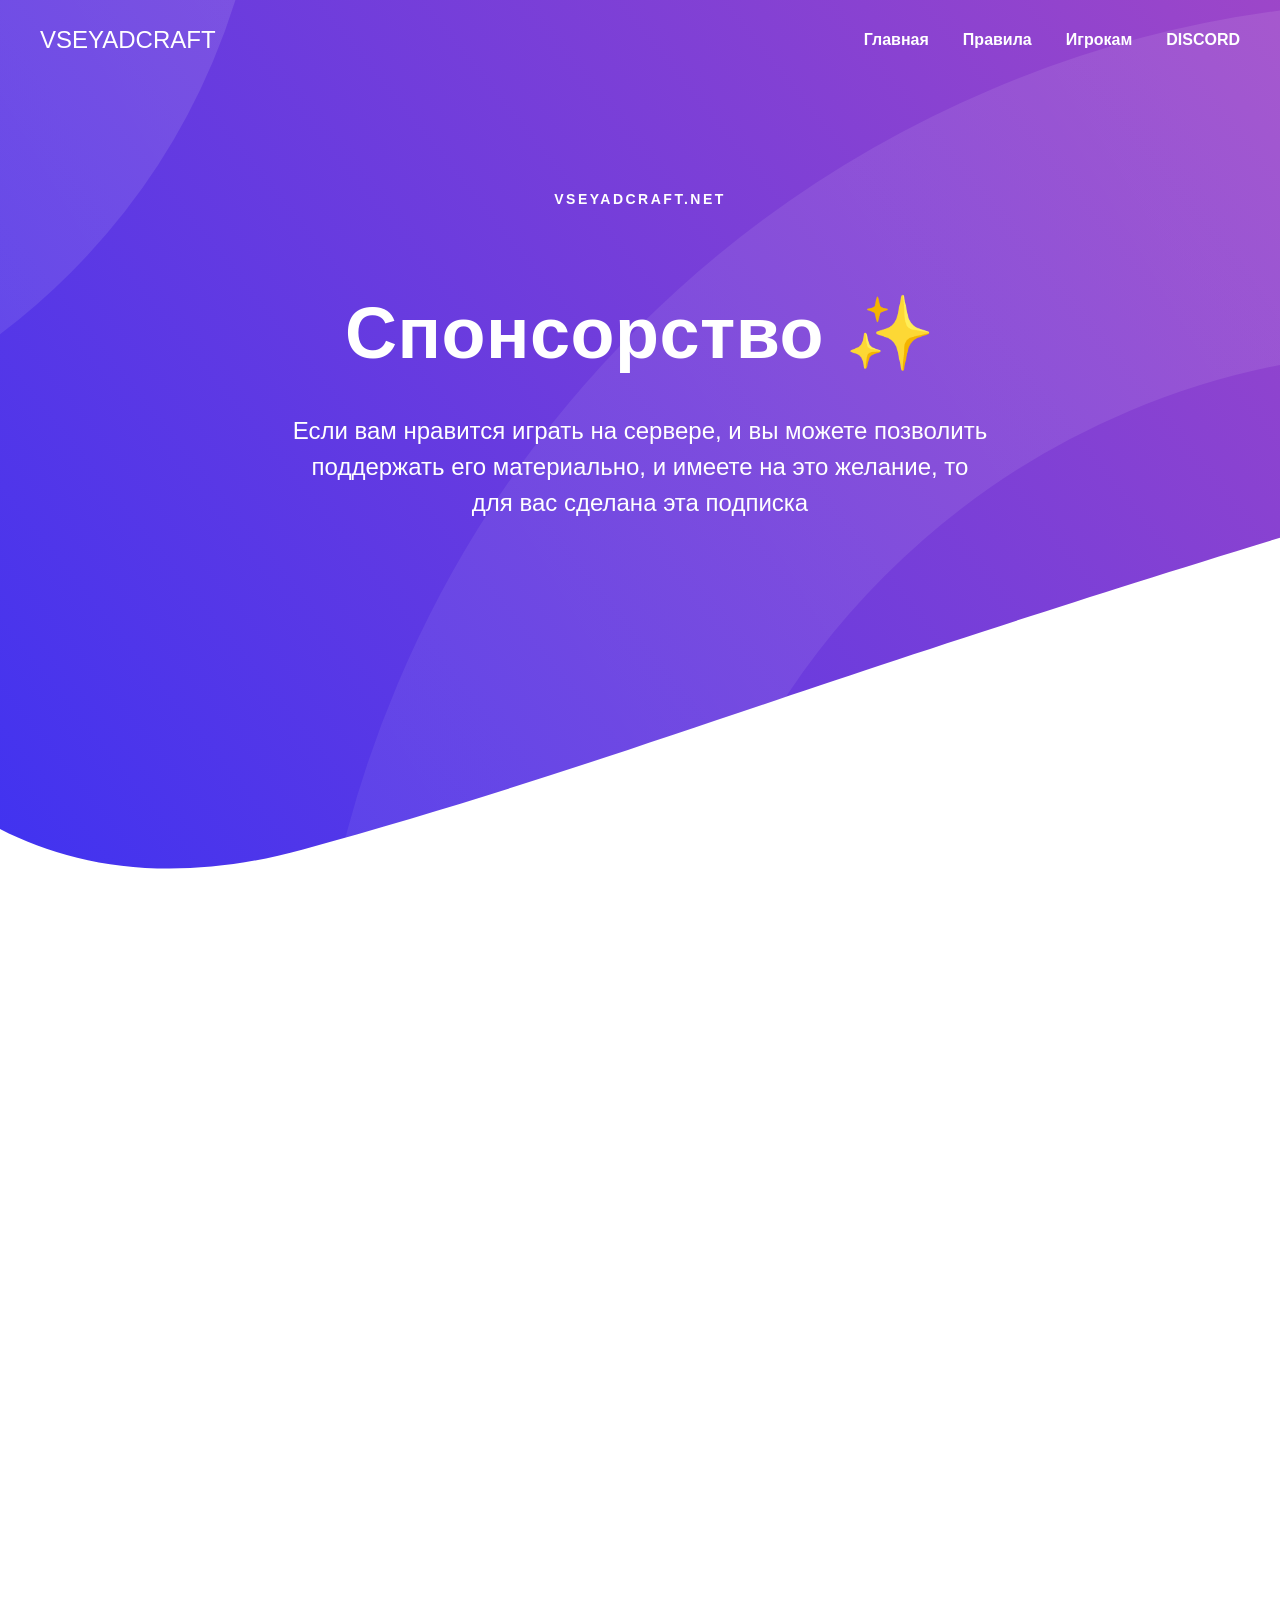
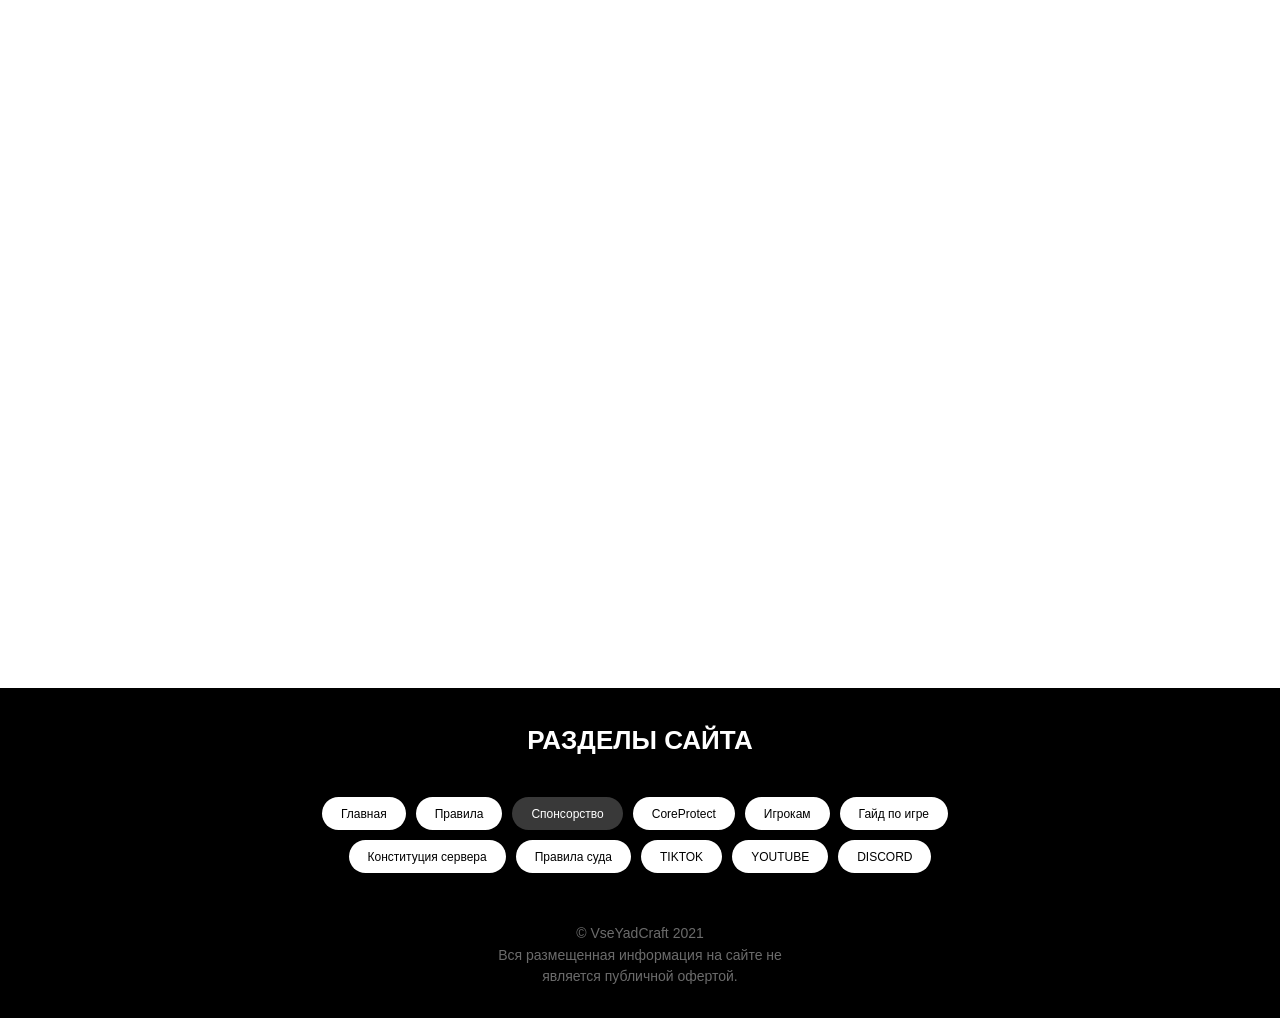
<file: sponsors.html>
﻿<!DOCTYPE html><html> <head><meta charset="utf-8"><meta http-equiv="Content-Type" content="text/html; charset=utf-8"><meta name="viewport" content="width=device-width, initial-scale=1.0"><!--metatextblock--><title>VseYadCraft - спонсортсво</title><meta property="og:url" content="https://VseYadCraft.net/sponsors"><meta property="og:title" content="VseYadCraft - спонсортсво"><meta property="og:description" content=""><meta property="og:type" content="website"><meta property="og:image" content="https://static.tildacdn.com/tild3564-3666-4937-b633-316336323162/Frame_1_2.svg"><link rel="canonical" href="sponsors.html"><!--/metatextblock--><meta property="fb:app_id" content="257953674358265"><meta name="format-detection" content="telephone=no"><meta http-equiv="x-dns-prefetch-control" content="on"><link rel="dns-prefetch" href="https://ws.tildacdn.com"><link rel="dns-prefetch" href="https://static.tildacdn.com"><link rel="shortcut icon" href="tild6166-3237-4361-b838-653736663962/32.ico" type="image/x-icon"><!-- Assets --><link rel="stylesheet" href="css/tilda-grid-3.0.min.css" type="text/css" media="all"><link rel="stylesheet" href="tilda-blocks-2.14-3.css?t=1623916860" type="text/css" media="all"><link rel="preconnect" href="https://fonts.gstatic.com"><link href="css2?family=Roboto:wght@300;400;500;700&subset=latin,cyrillic" rel="stylesheet"><link rel="stylesheet" href="css/tilda-animation-1.0.min.css" type="text/css" media="all"><link rel="stylesheet" href="css/tilda-cover-1.0.min.css" type="text/css" media="all"><link rel="stylesheet" href="css/tilda-menusub-1.0.min.css" type="text/css" media="print" onload="this.media='all';"><noscript><link rel="stylesheet" href="css/tilda-menusub-1.0.min.css" type="text/css" media="all"></noscript><script src="js/jquery-1.10.2.min.js"></script><script src="js/tilda-scripts-3.0.min.js"></script><script src="tilda-blocks-2.7-3.js?t=1623916860"></script><script src="js/lazyload-1.3.min.js" charset="utf-8" async=""></script><script src="js/tilda-animation-1.0.min.js" charset="utf-8" async=""></script><script src="js/tilda-cover-1.0.min.js" charset="utf-8" async=""></script><script src="js/tilda-events-1.0.min.js" charset="utf-8" async=""></script><script src="js/tilda-menusub-1.0.min.js" charset="utf-8" async=""></script><script type="text/javascript">window.dataLayer = window.dataLayer || [];</script><script type="text/javascript">if((/bot|google|yandex|baidu|bing|msn|duckduckbot|teoma|slurp|crawler|spider|robot|crawling|facebook/i.test(navigator.userAgent))===false && typeof(sessionStorage)!='undefined' && sessionStorage.getItem('visited')!=='y'){	var style=document.createElement('style');	style.type='text/css';	style.innerHTML='@media screen and (min-width: 980px) {.t-records {opacity: 0;}.t-records_animated {-webkit-transition: opacity ease-in-out .2s;-moz-transition: opacity ease-in-out .2s;-o-transition: opacity ease-in-out .2s;transition: opacity ease-in-out .2s;}.t-records.t-records_visible {opacity: 1;}}';	document.getElementsByTagName('head')[0].appendChild(style);	$(document).ready(function() {	$('.t-records').addClass('t-records_animated');	setTimeout(function(){ $('.t-records').addClass('t-records_visible'); sessionStorage.setItem('visited','y');	},400);	});
}</script></head><body class="t-body" style="margin:0;"><!--allrecords--><div id="allrecords" class="t-records" data-hook="blocks-collection-content-node" data-tilda-project-id="3949045" data-tilda-page-id="19301797" data-tilda-page-alias="sponsors" data-tilda-formskey="e40e9649163fcca5f9ba78ac758c157a" data-tilda-lazy="yes" data-tilda-project-lang="RU"><!--header--><div id="t-header" class="t-records" data-hook="blocks-collection-content-node" data-tilda-project-id="3949045" data-tilda-page-id="19545716" data-tilda-formskey="e40e9649163fcca5f9ba78ac758c157a" data-tilda-lazy="yes" data-tilda-project-lang="RU"><div id="rec315540069" class="r t-rec t-screenmin-980px" style=" " data-animationappear="off" data-record-type="456" data-screen-min="980px"><!-- T456 --><div id="nav315540069marker"></div> <div class="t456__mobile"> <div class="t456__mobile_container"> <div class="t456__mobile_text t-name t-name_md" field="text">&nbsp;</div> <div class="t456__burger"> <span></span> <span></span> <span></span> <span></span> </div> </div> </div><div id="nav315540069" class="t456 t456__hidden t456__positionabsolute " style="background-color: rgba(0,0,0,0.0); " data-bgcolor-hex="#000000" data-bgcolor-rgba="rgba(0,0,0,0.0)" data-navmarker="nav315540069marker" data-appearoffset="" data-bgopacity-two="" data-menushadow="" data-bgopacity="0.0" data-menu-items-align="right" data-menu="yes"> <div class="t456__maincontainer " style=""> <div class="t456__leftwrapper" style="min-width:300px;width:300px;"> <div> <a href="index.htm" style="color:#ffffff;text-transform:uppercase;"> <div class="t456__logo t-title" field="title" style="color:#ffffff;text-transform:uppercase;"><del></del><del></del><del></del>VseYadCraft<strong></strong></div> </a> </div> </div> <div class="t456__rightwrapper t456__menualign_right" style=""> <ul class="t456__list"> <li class="t456__list_item" style="padding:0 15px 0 0;"><a class="t-menu__link-item" href="index.htm" data-menu-submenu-hook="" style="color:#ffffff;font-weight:600;" data-menu-item-number="1">Главная</a> </li> <li class="t456__list_item" style="padding:0 15px;"><a class="t-menu__link-item" href="rules.html" data-menu-submenu-hook="" style="color:#ffffff;font-weight:600;" data-menu-item-number="2">Правила</a> </li> <li class="t456__list_item" style="padding:0 15px;"><a class="t-menu__link-item" href="forplayers.html" data-menu-submenu-hook="" style="color:#ffffff;font-weight:600;" data-menu-item-number="3">Игрокам</a> </li> <li class="t456__list_item" style="padding:0 0 0 15px;"><a class="t-menu__link-item" href="https://discord.gg/raBKkhNJAy" data-menu-submenu-hook="" target="_blank" style="color:#ffffff;font-weight:600;" data-menu-item-number="4">DISCORD</a> </li> </ul> </div> </div></div><style>@media screen and (max-width: 980px) { #rec315540069 .t456__leftcontainer{ padding: 20px; }
}
@media screen and (max-width: 980px) { #rec315540069 .t456__imglogo{ padding: 20px 0; }
}</style><script type="text/javascript"> $(document).ready(function() { t456_highlight(); });
$(window).resize(function() { t456_setBg('315540069');
});
$(document).ready(function() { t456_setBg('315540069');
});</script><script type="text/javascript"> $(document).ready(function() { t456_createMobileMenu('315540069'); }); </script><style>#rec315540069 .t-menu__link-item{ position: relative;	}
#rec315540069 .t-menu__link-item::after { content: ''; position: absolute; left: 0;	bottom: 20%;	opacity: 0;	width: 100%;	height: 100%;	border-bottom: 0px solid #ffffff; -webkit-box-shadow: inset 0px -1px 0px 0px #ffffff; -moz-box-shadow: inset 0px -1px 0px 0px #ffffff; box-shadow: inset 0px -1px 0px 0px #ffffff; -webkit-transition: all 0.3s ease; transition: all 0.3s ease;
}
#rec315540069 .t-menu__link-item:not(.t-active):not(.tooltipstered):hover::after{	opacity: 1;	bottom: -0px;	}
@supports (overflow:-webkit-marquee) and (justify-content:inherit)
{ #rec315540069 .t-menu__link-item, #rec315540069 .t-menu__link-item.t-active { opacity: 1 !important; }
}</style><script type="text/javascript"> $(document).ready(function() { setTimeout(function(){ t_onFuncLoad('t_menusub_init', function() { t_menusub_init('315540069'); }); }, 500); });</script><style>@media screen and (max-width: 980px) { #rec315540069 .t-menusub__menu .t-menusub__link-item { color:#ffffff !important; } #rec315540069 .t-menusub__menu .t-menusub__link-item.t-active { color:#ffffff !important; }
}</style><!--[if IE 8]><style>#rec315540069 .t456 { filter: progid:DXImageTransform.Microsoft.gradient(startColorStr='#D9000000', endColorstr='#D9000000');
}</style><![endif]--></div></div><!--/header--><div id="rec315542408" class="r t-rec" style=" " data-animationappear="off" data-record-type="18"><!-- cover --><div class="t-cover" id="recorddiv315542408" bgimgfield="img" style="height:100vh; background-image:url('tild3564-3666-4937-b633-316336323162/Frame_1_2.svg');"><div class="t-cover__carrier" id="coverCarry315542408" data-content-cover-id="315542408" data-content-cover-bg="https://static.tildacdn.com/tild3564-3666-4937-b633-316336323162/Frame_1_2.svg" data-content-cover-height="100vh" data-content-cover-parallax="" style="height:100vh;background-attachment:scroll; "></div> <div class="t-cover__filter" style="height:100vh;background-image: -moz-linear-gradient(top, rgba(0,0,0,0.0), rgba(0,0,0,0.0));background-image: -webkit-linear-gradient(top, rgba(0,0,0,0.0), rgba(0,0,0,0.0));background-image: -o-linear-gradient(top, rgba(0,0,0,0.0), rgba(0,0,0,0.0));background-image: -ms-linear-gradient(top, rgba(0,0,0,0.0), rgba(0,0,0,0.0));background-image: linear-gradient(top, rgba(0,0,0,0.0), rgba(0,0,0,0.0));filter: progid:DXImageTransform.Microsoft.gradient(startColorStr='#fe000000', endColorstr='#fe000000');"></div><div class="t-container"> <div class="t-col t-col_12 "><div class="t-cover__wrapper t-valign_middle" style="height:100vh;"> <div class="t001 t-align_center"> <div class="t001__wrapper" data-hook-content="covercontent"> <div class="t001__uptitle t-uptitle t-uptitle_sm" style="text-transform:uppercase;" field="subtitle">VseYadCraft.NET</div> <div class="t001__title t-title t-title_xl" style="" field="title">Спонсорство ✨<br></div> <div class="t001__descr t-descr t-descr_xl t001__descr_center" style="padding-bottom:200px;" field="descr">Если вам нравится играть на сервере, и вы можете позволить поддержать его материально, и имеете на это желание, то для вас сделана эта подписка <br></div> <span class="space"></span> </div> </div> </div> </div> </div> </div> </div><div id="rec311566760" class="r t-rec t-rec_pt_0 t-rec_pb_150" style="padding-top:0px;padding-bottom:150px; " data-animationappear="off" data-record-type="615"><!-- T615 --><style>#rec311566760 .t-btn:not(.t-animate_no-hover):hover{ background-color: #4f288f !important;	}	#rec311566760 .t-btn:not(.t-animate_no-hover){ -webkit-transition: background-color 0.2s ease-in-out, color 0.2s ease-in-out, border-color 0.2s ease-in-out, box-shadow 0.2s ease-in-out; transition: background-color 0.2s ease-in-out, color 0.2s ease-in-out, border-color 0.2s ease-in-out, box-shadow 0.2s ease-in-out;	}</style> <div class="t615"> <div class="t-container t615__withfeatured"> <div class="t615__col t-col t-col_4 t-align_center t-animate" data-animate-style="fadeinup" data-animate-chain="yes"> <div class="t615__content" style="border: 1px solid #e0e6ed; border-radius: 9px;"> <div class="t615__imgwrapper"> <div class="t615__bgimg t615__img_circle t-margin_auto t-bgimg" bgimgfield="img" data-original="https://static.tildacdn.com/tild3564-6434-4231-b063-333664376639/215673896407758.png" style=" background-image: url('tild3564-6434-4231-b063-333664376639/-/resizeb/20x/215673896407758.png');"></div> </div> <div class="t615__title t-name t-name_xl" field="title" style=" ">СПОНСОР</div> <div class="t615__descr t-descr t-descr_xs" field="descr" style=" "><ul><li><strong></strong><strong>Что дает спонсорство?</strong><br><br>Розовый ник в табе<br><br>Розовый ник над головой<br><br>Розовыйник в чате в игре<br><br>Отдельная роль в DISCORD</li><li>Спонсоры не имеют никаких преимуществ перед игроками*</li></ul></div> <div class="t615__price-wrap"> <div class="t615__price t615__price_old t-name t-name_md" style=" " field="price_old">150</div> <div class="t615__price t-name t-name_md t615__price_mobiletop" field="price" style=" ">99.-/1 мес</div> </div> <a href="https://discord.com/invite/raBKkhNJAy" target="_blank" class="t615__btn t-btn t-btn_sm" style="color:#ffffff;background-color:#773cda;border-radius:30px; -moz-border-radius:30px; -webkit-border-radius:30px;"><table style="width:100%; height:100%;"><tr><td>Поддержать</td></tr></table></a> </div> </div> <div class="t615__col t-col t-col_4 t-align_center t615__featured t-animate" data-animate-style="fadeinup" data-animate-chain="yes"> <div class="t615__content" style="border: 1px solid #e0e6ed; border-radius: 9px;"> <div class="t615__imgwrapper"> <div class="t615__bgimg t615__img_circle t-margin_auto t-bgimg" bgimgfield="img2" data-original="https://static.tildacdn.com/tild6365-6261-4036-b734-393138373962/16525394.png" style=" background-image: url('tild6365-6261-4036-b734-393138373962/-/resizeb/20x/16525394.png');"></div> </div> <div class="t615__title t-name t-name_xl" field="title2" style=" ">СПОНСОР</div> <div class="t615__descr t-descr t-descr_xs" field="descr2" style=" "><ul><li><strong>Что дает спонсорство?</strong><br><br>Розовый ник в табе<br><br>Розовый ник над головой<br><br>Розовыйник в чате в игре<br><br>Отдельная роль в DISCORD</li><li>Спонсоры не имеют никаких преимуществ перед игроками* </li></ul></div> <div class="t615__price-wrap"> <div class="t615__price t615__price_old t-name t-name_md" style=" " field="price2_old">450</div> <div class="t615__price t-name t-name_md t615__price_mobiletop" field="price2" style=" ">297.-/3 мес</div> </div> <a href="https://discord.com/invite/raBKkhNJAy" target="_blank" class="t615__btn t-btn t-btn_sm" style="color:#ffffff;background-color:#773cda;border-radius:30px; -moz-border-radius:30px; -webkit-border-radius:30px;"><table style="width:100%; height:100%;"><tr><td>Поддержать</td></tr></table></a> </div> </div> <div class="t615__col t-col t-col_4 t-align_center t-animate" data-animate-style="fadeinup" data-animate-chain="yes"> <div class="t615__content" style="border: 1px solid #e0e6ed; border-radius: 9px;"> <div class="t615__imgwrapper"> <div class="t615__bgimg t615__img_circle t-margin_auto t-bgimg" bgimgfield="img3" data-original="https://static.tildacdn.com/tild3733-3133-4163-b862-633733303166/photo_2021-04-06_19-.jpg" style=" background-image: url('tild3733-3133-4163-b862-633733303166/-/resizeb/20x/photo_2021-04-06_19-.jpg');"></div> </div> <div class="t615__title t-name t-name_xl" field="title3" style=" ">СПОНСОР</div> <div class="t615__descr t-descr t-descr_xs" field="descr3" style=" "><ul><li><strong>Что дает спонсорство?</strong><br><br>Розовый ник в табе<br><br>Розовый ник над головой<br><br>Розовыйник в чате в игре<br><br>Отдельная роль в DISCORD</li><li>Спонсоры не имеют никаких преимуществ перед игроками* </li></ul></div> <div class="t615__price-wrap"> <div class="t615__price t615__price_old t-name t-name_md" style=" " field="price3_old">900</div> <div class="t615__price t-name t-name_md t615__price_mobiletop" field="price3" style=" ">594.-/6 мес</div> </div> <a href="https://discord.com/invite/raBKkhNJAy" target="_blank" class="t615__btn t-btn t-btn_sm" style="color:#ffffff;background-color:#773cda;border-radius:30px; -moz-border-radius:30px; -webkit-border-radius:30px;"><table style="width:100%; height:100%;"><tr><td>Поддержать</td></tr></table></a> </div> </div> </div></div><style> #rec311566760 .t615__featured .t615__content { box-shadow: 0px 0px 20px 0px rgba(0, 0, 0, 0.10) !important; }</style><script> $(document).ready(function() { t615_init('311566760'); $(window).bind('resize', t_throttle(function(){t615_init('311566760')}, 250)); $('.t615').bind('displayChanged',function(){ t615_init('311566760'); }); });</script></div><div id="rec311580093" class="r t-rec t-rec_pt_0 t-rec_pb_0" style="padding-top:0px;padding-bottom:0px; " data-record-type="375"><!-- T375 --><div class="t375"> <div class="t-container"> <div class="t-col t-col_12 t-align_center"> <div class="t375__img"> <svg width="50px" height="11.93px" viewbox="0 0 88 21"> <g stroke="none" stroke-width="1" fill="none" fill-rule="evenodd"> <g fill="#414042"> <g> <g> <path d="M77.2,20.9 C77.2,20.9 76.3,16.6 73.7,14 C71.1,11.4 66.8,10.5 66.8,10.5 C66.8,10.5 71.1,9.6 73.7,7 C76.3,4.3 77.2,0 77.2,0 C77.2,0 78.1,4.3 80.7,7 C83.3,9.6 87.7,10.5 87.7,10.5 C87.7,10.5 83.4,11.4 80.8,14 C78.1,16.6 77.2,20.9 77.2,20.9 L77.2,20.9 Z" id="Shape"></path> <path d="M44.3,20.9 C44.3,20.9 43.4,16.6 40.8,14 C38.2,11.4 33.9,10.5 33.9,10.5 C33.9,10.5 38.2,9.6 40.8,7 C43.4,4.3 44.3,0 44.3,0 C44.3,0 45.2,4.3 47.8,7 C50.4,9.6 54.8,10.5 54.8,10.5 C54.8,10.5 50.5,11.4 47.9,14 C45.2,16.6 44.3,20.9 44.3,20.9 L44.3,20.9 Z" id="Shape"></path> <path d="M11.1,20.9 C11.1,20.9 10.2,16.6 7.6,14 C5,11.4 0.7,10.5 0.7,10.5 C0.7,10.5 5,9.6 7.6,7 C10.1,4.3 11.1,0 11.1,0 C11.1,0 12,4.3 14.6,7 C17.2,9.6 21.6,10.5 21.6,10.5 C21.6,10.5 17.3,11.4 14.7,14 C12,16.6 11.1,20.9 11.1,20.9 L11.1,20.9 Z" id="Shape"></path> </g> </g> </g> </g> </svg> </div> </div> </div></div></div><div id="rec311576435" class="r t-rec t-rec_pt_60 t-rec_pb_120" style="padding-top:60px;padding-bottom:120px; " data-record-type="106"><!-- T004 --><div class="t004"><div class="t-container "> <div class="t-col t-col_8 t-prefix_2"><div field="text" class="t-text t-text_md " style=""><div style="text-align:center;" data-customstyle="yes">Если же вам не нравится играть у нас, то оставьте отзыв в DISCORD. Мы сделаем всё, чтобы сделать игру лучше<br><br>Если же вам нравится играть, но вы не хотите оформлять эту подписку, то мы не расстроимся, она полностью добровольная<br><br> Отношение с администрацией у всех одинаковые, и спонсорство влиять на них никак не будет<br></div></div></div></div></div></div><!--footer--><div id="t-footer" class="t-records" data-hook="blocks-collection-content-node" data-tilda-project-id="3949045" data-tilda-page-id="19303491" data-tilda-formskey="e40e9649163fcca5f9ba78ac758c157a" data-tilda-lazy="yes" data-tilda-project-lang="RU"><div id="rec311591591" class="r t-rec t-rec_pb_0 t-screenmax-980px" style="padding-bottom:0px; " data-animationappear="off" data-record-type="975" data-screen-max="980px"><!-- T975 --><div class="t975 " style="background-color: #fff; " data-bgcolor-hex="" data-bgcolor-rgba="" data-navmarker="nav311591591marker" data-appearoffset="300px" data-bgopacity="1" data-menu="yes"><div class="t975__wrapper"><div class="t975__inner-wrapper"> <div class="t975__list-item"> <a class="t975__menu-link" href="index.htm" data-submenu-disallowed="yes"> <div class="t975__menu-item"> <div class="t975__icon-wrapper"> <img src="tild3064-6165-4232-b939-373531663839/Home.svg" class="t975__menu-icon"> </div> <div class="t975__menu-text" style="margin-top: 2px;" field="li_title__1612265956277">Главная</div> </div> </a> </div> <div class="t975__list-item"> <a class="t975__menu-link" href="rules.html" data-submenu-disallowed="yes"> <div class="t975__menu-item"> <div class="t975__icon-wrapper"> <img src="tild6439-3935-4161-b334-306133653935/Document.svg" class="t975__menu-icon"> </div> <div class="t975__menu-text" style="margin-top: 2px;" field="li_title__1612174947727">Правила</div> </div> </a> </div> <div class="t975__list-item"> <a class="t975__menu-link" href="forplayers.html" data-submenu-disallowed="yes"> <div class="t975__menu-item"> <div class="t975__icon-wrapper"> <img src="tild6137-6232-4438-a638-613133623864/Heart.svg" class="t975__menu-icon"> </div> <div class="t975__menu-text" style="margin-top: 2px;" field="li_title__1612174982633">Игрокам</div> </div> </a> </div> <div class="t975__list-item"> <a class="t975__menu-link" href="https://discord.gg/raBKkhNJAy" data-submenu-disallowed="yes"> <div class="t975__menu-item"> <div class="t975__icon-wrapper"> <img src="tild6633-6239-4465-a265-303136623063/3_User.svg" class="t975__menu-icon"> </div> <div class="t975__menu-text" style="margin-top: 2px;" field="li_title__1612175545113">DISCORD</div> </div> </a> </div> </div></div></div><script> $(document).ready(function() { t975_init('311591591'); }); </script><style> #rec311591591 .t975 { border-color: #E2E2E2; } @media screen and (min-width: 640px) { #rec311591591 .t975__menu-text { margin-top: 7px !important; } }</style><style>#rec311591591 .t975__wrapper::before { background-image: linear-gradient(to left, rgba(255, 255, 255, 0%) 0%, rgba(255, 255, 255, 100%) 100%);
}
#rec311591591 .t975__wrapper::after { background-image: linear-gradient(to right, rgba(255, 255, 255, 0%) 0%, rgba(255, 255, 255, 100%) 100%);
}</style></div><div id="rec311656941" class="r t-rec t-rec_pt_0 t-rec_pb_30" style="padding-top:0px;padding-bottom:30px;background-color:#000000; " data-animationappear="off" data-record-type="992" data-bg-color="#000000"><!-- T992 --><div class="t-container"> <div class="t-col t-col_8 t-prefix_2"> <div class="t992" data-navmarker="nav311656941marker" data-menu="yes"> <div class="t992__imgwrapper t-align_center"> </div> <div class="t992__title t-section__title t-heading t-heading_xs t-align_center" field="title" style="">РАЗДЕЛЫ САЙТА</div> <div class="t992__wrapper t992__wrapper_aligncenter"> <div class="t992__list-item"> <a class="t992__menu-link t992__menu-link_small t-descr" style=" background-color: #FFFFFF; border-color:transparent; border-width:1px;" href="index.htm" data-menu-submenu-hook="">Главная</a> </div> <div class="t992__list-item"> <a class="t992__menu-link t992__menu-link_small t-descr" style=" background-color: #FFFFFF; border-color:transparent; border-width:1px;" href="rules.html" data-menu-submenu-hook="">Правила</a> </div> <div class="t992__list-item"> <a class="t992__menu-link t992__menu-link_small t-descr" style=" background-color: #FFFFFF; border-color:transparent; border-width:1px;" href="sponsors.html" data-menu-submenu-hook="">Спонсорство</a> </div> <div class="t992__list-item"> <a class="t992__menu-link t992__menu-link_small t-descr" style=" background-color: #FFFFFF; border-color:transparent; border-width:1px;" href="coreprotect.html" data-menu-submenu-hook="">CoreProtect</a> </div> <div class="t992__list-item"> <a class="t992__menu-link t992__menu-link_small t-descr" style=" background-color: #FFFFFF; border-color:transparent; border-width:1px;" href="forplayers.html" data-menu-submenu-hook="">Игрокам</a> </div> <div class="t992__list-item"> <a class="t992__menu-link t992__menu-link_small t-descr" style=" background-color: #FFFFFF; border-color:transparent; border-width:1px;" href="guide.html" data-menu-submenu-hook="">Гайд по игре</a> </div> <div class="t992__list-item"> <a class="t992__menu-link t992__menu-link_small t-descr" style=" background-color: #FFFFFF; border-color:transparent; border-width:1px;" href="constitution.html" data-menu-submenu-hook="">Конституция сервера</a> </div> <div class="t992__list-item"> <a class="t992__menu-link t992__menu-link_small t-descr" style=" background-color: #FFFFFF; border-color:transparent; border-width:1px;" href="court.html" data-menu-submenu-hook="">Правила суда</a> </div> <div class="t992__list-item"> <a class="t992__menu-link t992__menu-link_small t-descr" style=" background-color: #FFFFFF; border-color:transparent; border-width:1px;" href="https://www.tiktok.com/@vse.yadniy" data-menu-submenu-hook="" target="_blank">TIKTOK</a> </div> <div class="t992__list-item"> <a class="t992__menu-link t992__menu-link_small t-descr" style=" background-color: #FFFFFF; border-color:transparent; border-width:1px;" href="https://www.youtube.com/channel/UCKDd8MALDSgTwpGsiuAlnCQ" data-menu-submenu-hook="" target="_blank">YOUTUBE </a> </div> <div class="t992__list-item"> <a class="t992__menu-link t992__menu-link_small t-descr" style=" background-color: #FFFFFF; border-color:transparent; border-width:1px;" href="https://discord.gg/raBKkhNJAy" data-menu-submenu-hook="" target="_blank">DISCORD</a> </div> </div> <div class="t-align_center"> <div class="t992__descr t-section__descr t-descr t-descr_xs" field="text" style=" ">© VseYadCraft 2021<br>Вся размещенная информация на сайте не является публичной офертой.</div> </div> </div> </div></div><script>$(document).ready(function() { t992_init('311656941');
});</script><style>#rec311656941 .t-active.t992__menu-link { border-color:transparent!important; background-color:#393939!important; color:#fff!important;
}</style><style>#rec311656941 .t992__menu-link { border-radius: 30px;
}</style></div></div><!--/footer--></div><!--/allrecords--><!-- Stat --><script type="text/javascript">if (! window.mainTracker) { window.mainTracker = 'tilda'; }	window.tildastatscroll = 'yes';	(function (d, w, k, o, g) { var n=d.getElementsByTagName(o)[0],s=d.createElement(o),f=function(){n.parentNode.insertBefore(s,n);}; s.type = "text/javascript"; s.async = true; s.key = k; s.id = "tildastatscript"; s.src=g; if (w.opera=="[object Opera]") {d.addEventListener("DOMContentLoaded", f, false);} else { f(); } })(document, window, 'abc6812e1622ec39ae02a760a6a2827c','script','https://static.tildacdn.com/js/tildastat-0.2.min.js');</script></body></html>
</file>
<file: tilda-blocks-2.14.css>
.t-body{margin:0}#allrecords{-webkit-font-smoothing:antialiased;background-color:none}#allrecords a{color:#ff8562;text-decoration:none}#allrecords a[href^=tel]{color:inherit;text-decoration:none}#allrecords ol{padding-left:22px}#allrecords ul{padding-left:20px}#allrecords b,#allrecords strong{font-weight:700}@media print{body,html{min-width:1200px;max-width:1200px;padding:0;margin:0 auto;border:none}}.t-text{font-family:'Roboto',Arial,sans-serif;font-weight:300;color:#000}.t-text_xs{font-size:15px;line-height:1.55}.t-text_sm{font-size:18px;line-height:1.55}.t-text_md{font-size:20px;line-height:1.55}.t-text_lg{font-size:22px;line-height:1.55}.t-text_weight_plus{font-weight:400}.t-text-impact{font-family:'Roboto',Arial,sans-serif;font-weight:300;color:#000}.t-text-impact_xs{font-size:26px;line-height:1.5}.t-text-impact_sm{font-size:32px;line-height:1.35}.t-text-impact_md{font-size:38px;line-height:1.35}.t-text-impact_lg{font-size:42px;line-height:1.23}.t-name{font-family:'Roboto',Arial,sans-serif;font-weight:600;color:#000}.t-name_xs{font-size:16px;line-height:1.35}.t-name_sm{font-size:18px;line-height:1.35}.t-name_md{font-size:20px;line-height:1.35}.t-name_lg{font-size:22px;line-height:1.35}.t-name_xl{font-size:24px;line-height:1.35}.t-heading{font-family:'Roboto',Arial,sans-serif;font-weight:600;color:#000}.t-heading_xs{font-size:26px;line-height:1.23}.t-heading_sm{font-size:28px;line-height:1.17}.t-heading_md{font-size:30px;line-height:1.17}.t-heading_lg{font-size:32px;line-height:1.17}.t-title{font-family:'Roboto',Arial,sans-serif;font-weight:600;color:#000}.t-title_xxs{font-size:36px;line-height:1.23}.t-title_xs{font-size:42px;line-height:1.23}.t-title_sm{font-size:48px;line-height:1.23}.t-title_md{font-size:52px;line-height:1.23}.t-title_lg{font-size:64px;line-height:1.23}.t-title_xl{font-size:72px;line-height:1.17}.t-title_xxl{font-size:82px;line-height:1.17}.t-descr{font-family:'Roboto',Arial,sans-serif;font-weight:300;color:#000}.t-descr_xxs{font-size:14px;line-height:1.55}.t-descr_xs{font-size:16px;line-height:1.55}.t-descr_sm{font-size:18px;line-height:1.55}.t-descr_md{font-size:20px;line-height:1.55}.t-descr_lg{font-size:22px;line-height:1.55}.t-descr_xl{font-size:24px;line-height:1.5}.t-descr_xxl{font-size:26px;line-height:1.45}.t-descr_xxxl{font-size:30px;line-height:1.45;letter-spacing:.45}.t-uptitle{font-family:'Roboto',Arial,sans-serif;font-weight:600;color:#000;letter-spacing:2.5px}.t-uptitle_xs{font-size:12px}.t-uptitle_sm{font-size:14px}.t-uptitle_md{font-size:16px}.t-uptitle_lg{font-size:18px}.t-uptitle_xl{font-size:20px;letter-spacing:2px}.t-uptitle_xxl{font-size:22px;letter-spacing:2px}.t-uptitle_xxxl{font-size:24px;letter-spacing:2px}@media screen and (max-width:1200px){.t-text_xs{font-size:14px}.t-text_sm{font-size:16px}.t-text_md{font-size:18px}.t-text_lg{font-size:20px}.t-text-impact_md{font-size:30px}.t-descr_xxs{font-size:12px}.t-descr_xs{font-size:14px}.t-descr_sm{font-size:16px}.t-descr_md{font-size:18px}.t-descr_lg{font-size:20px}.t-descr_xl{font-size:22px}.t-descr_xxl{font-size:22px}.t-descr_xxxl{font-size:26px}.t-uptitle_md{font-size:14px}.t-uptitle_lg{font-size:16px}.t-uptitle_xl{font-size:18px}.t-uptitle_xxl{font-size:20px}.t-uptitle_xxxl{font-size:22px}.t-title_xxs{font-size:32px}.t-title_xs{font-size:38px}.t-title_sm{font-size:44px}.t-title_md{font-size:48px}.t-title_lg{font-size:60px}.t-title_xl{font-size:68px}.t-title_xxl{font-size:78px}.t-name_xs{font-size:14px}.t-name_sm{font-size:16px}.t-name_md{font-size:18px}.t-name_lg{font-size:20px}.t-name_xl{font-size:22px}.t-heading_xs{font-size:24px}.t-heading_sm{font-size:26px}.t-heading_md{font-size:28px}.t-heading_lg{font-size:30px}}@media screen and (max-width:640px){.t-text_xs{font-size:12px;line-height:1.45}.t-text_sm{font-size:14px;line-height:1.45}.t-text_md{font-size:16px;line-height:1.45}.t-text_lg{font-size:18px;line-height:1.45}.t-text-impact_sm{font-size:22px}.t-text-impact_md{font-size:26px}.t-text-impact_lg{font-size:28px}.t-descr_xs{font-size:12px;line-height:1.45}.t-descr_sm{font-size:14px;line-height:1.45}.t-descr_md{font-size:16px;line-height:1.45}.t-descr_lg{font-size:18px;line-height:1.45}.t-descr_xl{font-size:20px;line-height:1.4}.t-descr_xxl{font-size:20px}.t-descr_xxxl{font-size:22px}.t-uptitle_xs{font-size:10px}.t-uptitle_sm{font-size:10px}.t-uptitle_md{font-size:12px}.t-uptitle_lg{font-size:14px}.t-uptitle_xl{font-size:16px}.t-uptitle_xxl{font-size:18px}.t-uptitle_xxxl{font-size:20px}.t-title_xxs{font-size:28px}.t-title_xs{font-size:30px}.t-title_sm{font-size:30px}.t-title_md{font-size:30px}.t-title_lg{font-size:30px}.t-title_xl{font-size:32px}.t-title_xxl{font-size:36px}.t-name_xs{font-size:12px}.t-name_sm{font-size:14px}.t-name_md{font-size:16px}.t-name_lg{font-size:18px}.t-name_xl{font-size:20px}.t-heading_xs{font-size:22px}.t-heading_sm{font-size:24px}.t-heading_md{font-size:24px}.t-heading_lg{font-size:26px}}@media screen and (max-width:480px){.t-title_xl{font-size:30px}.t-title_xxl{font-size:30px}}.t-records{-webkit-font_smoothing:antialiased;background-color:none}.t-records a{color:#ff8562;text-decoration:none}.t-records a[href^=tel]{color:inherit;text-decoration:none}.t-records ol{padding-left:22px;margin-top:0;margin-bottom:10px}.t-records ul{padding-left:20px;margin-top:0;margin-bottom:10px}.t-btn{display:inline-block;font-family:'Roboto',Arial,sans-serif;height:60px;border:0 none;font-size:16px;padding-left:60px;padding-right:60px;text-align:center;white-space:nowrap;vertical-align:middle;font-weight:700;background-image:none;cursor:pointer;-webkit-appearance:none;-webkit-user-select:none;-moz-user-select:none;-ms-user-select:none;-o-user-select:none;user-select:none;-webkit-box-sizing:border-box;-moz-box-sizing:border-box;box-sizing:border-box}.t-btn td{vertical-align:middle}.t-btn_sending{opacity:.5}@media screen and (max-width:640px){.t-btn{white-space:normal;padding-left:30px;padding-right:30px}}.t-btn_xs{height:35px;font-size:13px;padding-left:15px;padding-right:15px}.t-btn_sm{height:45px;font-size:14px;padding-left:30px;padding-right:30px}.t-btn_lg{height:60px;font-size:22px;padding-left:70px;padding-right:70px}.t-btn_xl{height:80px;font-size:26px;padding-left:80px;padding-right:80px}.t-btn_xxl{height:100px;font-size:30px;padding-left:90px;padding-right:90px}@media screen and (max-width:640px){.t-btn_sm{padding-left:20px;padding-right:20px}.t-btn_lg{font-size:18px;padding-left:40px;padding-right:40px}.t-btn_xl{font-size:22px;padding-left:50px;padding-right:50px}.t-btn_xxl{font-size:26px;padding-left:60px;padding-right:60px}}.t-btntext{font-family:'Roboto',Arial,sans-serif;color:#000;font-size:20px;line-height:1.55;font-weight:700;text-decoration:none;cursor:pointer;display:inline-block}.t-btntext_sm{font-size:16px}.t-btntext_lg{font-size:24px}.t-uppercase.t-btntext{font-size:16px}.t-uppercase.t-btntext_sm{font-size:14px}.t-uppercase.t-btntext_lg{font-size:20px}.t-btntext:after{content:"\00a0→";font-family:Arial,Helvetica,sans-serif}@media screen and (max-width:640px){.t-btntext_lg{font-size:20px}}@media screen and (max-width:1200px){.t-screenmin-1200px{display:none}}@media screen and (max-width:980px){.t-screenmin-980px{display:none}}@media screen and (max-width:640px){.t-screenmin-640px{display:none}}@media screen and (max-width:480px){.t-screenmin-480px{display:none}}@media screen and (max-width:320px){.t-screenmin-320px{display:none}}@media screen and (min-width:321px){.t-screenmax-320px{display:none}}@media screen and (min-width:481px){.t-screenmax-480px{display:none}}@media screen and (min-width:641px){.t-screenmax-640px{display:none}}@media screen and (min-width:981px){.t-screenmax-980px{display:none}}@media screen and (min-width:1201px){.t-screenmax-1200px{display:none}}.t-hidden{display:none}.t-opacity_50{filter:alpha(opacity=50);KHTMLOpacity:.5;MozOpacity:.5;opacity:.5}.t-opacity_70{filter:alpha(opacity=70);KHTMLOpacity:.7;MozOpacity:.7;opacity:.7}.t-uppercase{text-transform:uppercase}.t-align_center{text-align:center}.t-align_left{text-align:left}.t-align_right{text-align:right}.t-margin_auto{margin-left:auto;margin-right:auto}.t-valign_middle{vertical-align:middle}.t-valign_top{vertical-align:top}.t-valign_bottom{vertical-align:bottom}.t-margin_left_auto{margin-right:0;margin-left:auto}.t-tildalabel{background-color:#000;color:#fff;width:100%;height:70px;font-family:Arial;font-size:14px}.t-tildalabel:hover .t-tildalabel__wrapper{opacity:1}.t-tildalabel_white{background-color:#fff;color:#000}.t-tildalabel_gray{background-color:#eee;color:#000}.t-tildalabel__wrapper{display:table;height:30px;width:270px;margin:0 auto;padding-top:20px;opacity:.4}.t-tildalabel__txtleft{display:table-cell;width:120px;height:30px;vertical-align:middle;text-align:right;padding-right:12px;font-weight:300;font-size:12px}.t-tildalabel__wrapimg{display:table-cell;width:30px;height:30px;vertical-align:middle}.t-tildalabel__img{width:30px;height:30px;vertical-align:middle}.t-tildalabel__txtright{display:table-cell;width:120px;height:30px;vertical-align:middle;padding-left:12px;font-weight:500;letter-spacing:2px}.t-tildalabel__link{color:#fff;text-decoration:none;vertical-align:middle}.t-tildalabel_white .t-tildalabel__link,.t-tildalabel_gray .t-tildalabel__link{color:#000}.t-tildalabel-free{padding:35px 0 45px;height:auto;text-align:center}.t-tildalabel-free__main{max-width:340px;display:block;margin:0 auto;line-height:1.4;letter-spacing:.2px;color:inherit;opacity:.4}.t-tildalabel-free__links-wr{display:table;margin:30px auto 0}.t-tildalabel-free__txt-link{display:table-cell;padding:0 15px;font-size:13px;text-decoration:none;color:inherit;opacity:.25}.t-tildalabel-free__txt-link:hover,.t-tildalabel-free__main:hover{opacity:1}@media screen and (max-width:640px){.t-tildalabel-free__txt-link{display:block;padding:5px 30px}.t-tildalabel-free__main{opacity:.7}.t-tildalabel-free__txt-link{opacity:.4}}.clearfix:before,.clearfix:after{display:table;content:" "}.clearfix:after{clear:both}.center-block{display:block;margin-right:auto;margin-left:auto}.t-mbfix{opacity:.01;-webkit-transform:translateX(0);-ms-transform:translateX(0);transform:translateX(0);position:fixed;width:100%;height:500px;background-color:white;top:0;left:0;z-index:10000;-webkit-transition:all 0.1s ease;transition:all 0.1s ease}.t-mbfix_hide{-webkit-transform:translateX(3000px);-ms-transform:translateX(3000px);transform:translateX(3000px)}.r_anim{-webkit-transition:opacity 0.5s;transition:opacity 0.5s}.r_hidden{opacity:0}.r_showed{opacity:1}img:not([src]){visibility:hidden}.t-popup{display:none}.t-body_scroll-locked{position:fixed;left:0;width:100%;height:100%;overflow:hidden}.t-submit{font-family:'Roboto',Arial,sans-serif}.t-input{font-family:'Roboto',Arial,sans-serif}.t-input__vis-ph{font-family:'Roboto',Arial,sans-serif}.t-select{font-family:'Roboto',Arial,sans-serif}.t-form .uploadcare-widget-button{font-family:'Roboto',Arial,sans-serif}.t-input-error{font-family:'Roboto',Arial,sans-serif}.t-form__errorbox-wrapper{font-family:'Roboto',Arial,sans-serif}.t-form__errorbox-text{font-family:'Roboto',Arial,sans-serif}.t-form__errorbox-item{font-family:'Roboto',Arial,sans-serif}.t-form__successbox{font-family:'Roboto',Arial,sans-serif}.t-rec_pt_0{padding-top:0}.t-rec_pt_15{padding-top:15px}.t-rec_pt_30{padding-top:30px}.t-rec_pt_45{padding-top:45px}.t-rec_pt_60{padding-top:60px}.t-rec_pt_75{padding-top:75px}.t-rec_pt_90{padding-top:90px}.t-rec_pt_105{padding-top:105px}.t-rec_pt_120{padding-top:120px}.t-rec_pt_135{padding-top:135px}.t-rec_pt_150{padding-top:150px}.t-rec_pt_165{padding-top:165px}.t-rec_pt_180{padding-top:180px}.t-rec_pt_195{padding-top:195px}.t-rec_pt_210{padding-top:210px}.t-rec_pb_0{padding-bottom:0}.t-rec_pb_15{padding-bottom:15px}.t-rec_pb_30{padding-bottom:30px}.t-rec_pb_45{padding-bottom:45px}.t-rec_pb_60{padding-bottom:60px}.t-rec_pb_75{padding-bottom:75px}.t-rec_pb_90{padding-bottom:90px}.t-rec_pb_105{padding-bottom:105px}.t-rec_pb_120{padding-bottom:120px}.t-rec_pb_135{padding-bottom:135px}.t-rec_pb_150{padding-bottom:150px}.t-rec_pb_165{padding-bottom:165px}.t-rec_pb_180{padding-bottom:180px}.t-rec_pb_195{padding-bottom:195px}.t-rec_pb_210{padding-bottom:210px}@media screen and (max-width:480px){.t-rec_pt_0{padding-top:0}.t-rec_pt_15{padding-top:15px}.t-rec_pt_30{padding-top:30px}.t-rec_pt_45{padding-top:45px}.t-rec_pt_60{padding-top:60px}.t-rec_pt_75{padding-top:75px}.t-rec_pt_90{padding-top:90px}.t-rec_pt_105{padding-top:90px}.t-rec_pt_120{padding-top:90px!important}.t-rec_pt_135{padding-top:90px!important}.t-rec_pt_150{padding-top:90px!important}.t-rec_pt_165{padding-top:90px!important}.t-rec_pt_180{padding-top:120px!important}.t-rec_pt_195{padding-top:120px!important}.t-rec_pt_210{padding-top:120px!important}.t-rec_pb_0{padding-bottom:0}.t-rec_pb_15{padding-bottom:15px}.t-rec_pb_30{padding-bottom:30px}.t-rec_pb_45{padding-bottom:45px}.t-rec_pb_60{padding-bottom:60px}.t-rec_pb_75{padding-bottom:75px}.t-rec_pb_90{padding-bottom:90px}.t-rec_pb_105{padding-bottom:90px}.t-rec_pb_120{padding-bottom:90px!important}.t-rec_pb_135{padding-bottom:90px!important}.t-rec_pb_150{padding-bottom:90px!important}.t-rec_pb_165{padding-bottom:90px!important}.t-rec_pb_180{padding-bottom:120px!important}.t-rec_pb_195{padding-bottom:120px!important}.t-rec_pb_210{padding-bottom:120px!important}}@media screen and (max-width:480px){.t-rec_pt-res-480_0{padding-top:0!important}.t-rec_pt-res-480_15{padding-top:15px!important}.t-rec_pt-res-480_30{padding-top:30px!important}.t-rec_pt-res-480_45{padding-top:45px!important}.t-rec_pt-res-480_60{padding-top:60px!important}.t-rec_pt-res-480_75{padding-top:75px!important}.t-rec_pt-res-480_90{padding-top:90px!important}.t-rec_pt-res-480_105{padding-top:105px!important}.t-rec_pt-res-480_120{padding-top:120px!important}.t-rec_pt-res-480_135{padding-top:135px!important}.t-rec_pt-res-480_150{padding-top:150px!important}.t-rec_pt-res-480_165{padding-top:165px!important}.t-rec_pt-res-480_180{padding-top:180px!important}.t-rec_pt-res-480_195{padding-top:195px!important}.t-rec_pt-res-480_210{padding-top:210px!important}.t-rec_pb-res-480_0{padding-bottom:0!important}.t-rec_pb-res-480_15{padding-bottom:15px!important}.t-rec_pb-res-480_30{padding-bottom:30px!important}.t-rec_pb-res-480_45{padding-bottom:45px!important}.t-rec_pb-res-480_60{padding-bottom:60px!important}.t-rec_pb-res-480_75{padding-bottom:75px!important}.t-rec_pb-res-480_90{padding-bottom:90px!important}.t-rec_pb-res-480_105{padding-bottom:105px!important}.t-rec_pb-res-480_120{padding-bottom:120px!important}.t-rec_pb-res-480_135{padding-bottom:135px!important}.t-rec_pb-res-480_150{padding-bottom:150px!important}.t-rec_pb-res-480_165{padding-bottom:165px!important}.t-rec_pb-res-480_180{padding-bottom:180px!important}.t-rec_pb-res-480_195{padding-bottom:195px!important}.t-rec_pb-res-480_210{padding-bottom:210px!important}}.t107{text-align:center}.t107__width{vertical-align:middle}.t107__widthauto{width:auto;max-width:100%;display:block;margin:0 auto}.t107__title{padding-top:28px;padding-bottom:28px;font-size:14px;line-height:28px}.t102__title{font-size:104px;color:#fff;margin:74px 0 54px 0}.t102__descr{color:#fff;padding:0 0 30px 0}.t102__descr_center{max-width:700px;margin:0 auto}@media screen and (max-width:1024px){.t102__title{font-size:70px;line-height:70px;margin-top:30px}.t102__descr{padding:0 120px}}@media screen and (max-width:640px){.t102__title{font-size:34px;line-height:38px;margin-top:30px}.t102__descr{padding:0 10px}}.t001__wrapper{padding-top:42px;padding-bottom:42px}.t001__uptitle{color:#fff;padding-bottom:60px;padding-top:30px}.t001__title{color:#fff;padding:24px 0 38px 0;letter-spacing:.5px}.t001__descr{color:#fff;padding:0 0 30px 0}.t001__descr_center{max-width:700px;margin:0 auto}.t001__descr_center a:not([style]){color:#fff!important}.t001__descr_center a{font-weight:600}@media screen and (max-width:640px){.t001__title{padding-left:10px;padding-right:10px}.t001__uptitle{padding-left:10px;padding-right:10px}.t001__descr{padding-left:10px;padding-right:10px;font-size:14px;line-height:20px}}.t017__uptitle{padding-top:3px;padding-bottom:22px}.t017__title{padding-top:2px;padding-bottom:0}.t017__descr{padding-top:21px}.t022__text{padding-top:8px;padding-bottom:6px}.t004{padding-top:8px;padding-bottom:6px;position:relative}.t004__text-column-count_2{column-count:2;column-gap:40px;-moz-column-count:2;-moz-column-gap:40px;-webkit-column-count:2;-webkit-column-gap:40px}.t004__text-column-count_3{column-count:3;column-gap:40px;-moz-column-count:3;-moz-column-gap:40px;-webkit-column-count:3;-webkit-column-gap:40px}.t004__text-column-count_4{column-count:4;column-gap:40px;-moz-column-count:4;-moz-column-gap:40px;-webkit-column-count:4;-webkit-column-gap:40px}.t004__initial-letter::first-letter{font-size:100px;float:left;line-height:.65;margin:10px 10px 10px 0}.t004 table{border-collapse:collapse;font-size:1em;width:100%}.t004 table td,.t004 table th{padding:5px;border:1px solid #ddd;vertical-align:top}.t004 table thead td,.t004 table th{font-weight:700;border-bottom-color:#888}@media screen and (max-width:1200px){.t004__text-column-count_2,.t004__text-column-count_3,.t004__text-column-count_4{column-gap:20px;-moz-column-gap:20px;-webkit-column-gap:20px}}@media screen and (max-width:960px){.t004__text-column-count_2,.t004__text-column-count_3,.t004__text-column-count_4{column-count:1;column-gap:0;-moz-column-count:1;-moz-column-gap:0;-webkit-column-count:1;-webkit-column-gap:0}}@media screen and (max-width:640px){.t004 h1{font-size:28px;line-height:35px}}.t142 .t142__submit-overflowed{line-height:1.1!important}.t142 .t142__text{display:table-cell;vertical-align:middle;height:inherit}.t142 .t142__wrapone{position:relative}.t142 .t142__wraptwo{position:relative;z-index:1;text-align:center}.t142 .t142__submit{font-family:'Roboto',Arial,sans-serif;text-align:center;line-height:60px;border:0 none;font-size:16px;padding-left:60px;padding-right:60px;-webkit-appearance:none;font-weight:700;background:none;cursor:pointer;box-sizing:content-box}.t142 .t142__submit_size_sm{height:40px;line-height:40px;font-size:14px;padding-left:30px;padding-right:30px}.t142 .t142__submit_size_lg{height:60px;line-height:60px;font-size:22px;padding-left:70px;padding-right:70px}.t142 .t142__submit_size_xl{height:80px;line-height:80px;font-size:26px;padding-left:80px;padding-right:80px}.t142 .t142__submit_size_xxl{height:100px;line-height:100px;font-size:30px;padding-left:90px;padding-right:90px}@media screen and (max-width:640px){.t142 .t142__submit{white-space:normal;padding-left:30px;padding-right:30px;margin-left:20px;margin-right:20px;-webkit-border-radius:0}.t142 .t142__submit_size_lg,.t142 .t142__submit_size_xl,.t142 .t142__submit_size_xxl{height:60px;line-height:60px;font-size:18px;padding-left:40px;padding-right:40px}.t142 .t142__submit_size_lg .t142__text,.t142 .t142__submit_size_xl .t142__text,.t142 .t142__submit_size_xxl .t142__text{height:60px}}.t181{text-align:left}.t181__wrapper{padding-top:42px;padding-bottom:42px}.t181__title{color:#fff;padding:24px 0 38px 0;letter-spacing:1px}.t181__descr{color:#afafaf;padding:0 0 30px 0}.t181 .t-btn:nth-child(1){margin-right:10px}.t181 .t-btn{margin-top:8px}@media screen and (max-width:640px){.t181 .t-btn:nth-child(2){margin-left:0}.t181 .t-btn{margin:5px;margin-left:0}}.t185__butwrapper{text-align:right;margin-top:10px;margin-bottom:10px}@media screen and (max-width:980px){.t185__butwrapper{text-align:center;margin-top:20px;margin-bottom:20px}.t185{text-align:center}}.t270__error-msg{text-align:center;display:none}.t270__error-msg-text{display:inline-block;margin:0 20px 35px 20px;padding:15px;color:red;border:1px solid red;font-size:14px;font-family:tfutura,Arial}.t265__wrapper{padding:30px 20px 28px 55px;position:relative;text-align:left}.t265__icon{position:absolute;top:27px;left:20px}@media screen and (max-width:650px){.t265__wrapper{padding:20px 20px 16px 50px;margin:0 -20px}.t265__icon{top:16px;-moz-transform:scale(.8);-ms-transform:scale(.8);-webkit-transform:scale(.8);-o-transform:scale(.8);transform:scale(.8)}}.t373__col{display:table-cell;vertical-align:top}.t373__circle{border-radius:100px;background:#222;position:relative;width:30px;height:30px;text-align:center;margin-right:14px}.t373__img{width:30px;display:block;height:auto;margin-right:14px}.t373__title{color:#fff;position:absolute;left:1px;right:0;top:50%;-moz-transform:translateY(-50%);-ms-transform:translateY(-50%);-webkit-transform:translateY(-50%);-o-transform:translateY(-50%);transform:translateY(-50%);font-size:16px}.t373__circle-lg.t373__circle{width:40px;height:40px;margin-right:18px}.t373__circle-lg .t373__title{font-size:20px}.t373__circle-xl.t373__circle{width:50px;height:50px;margin-right:20px}.t373__circle-xl .t373__title{font-size:26px}.t373__circle-xxl.t373__circle{width:60px;height:60px;margin-right:20px}.t373__circle-xxl .t373__title{font-size:30px}.t-menusub__menu{display:none}.t456__imglogo{display:block;height:auto;margin-right:30px}.t456__linewrapper{position:absolute;bottom:0;left:0;width:100%}.t456__horizontalline{margin:0;border:0;background-color:#C2C2C2;height:1px;right:0;bottom:0;margin:0 40px 0 40px}.t456__imglogo{max-width:300px}.t456__leftwrapper{display:table-cell;vertical-align:middle;padding-left:40px}.t456__rightwrapper{display:table-cell;vertical-align:middle;padding-right:40px;width:100%}.t456__menualign_left{text-align:left}.t456__menualign_right{text-align:right}.t456__menualign_center{text-align:center}@media screen and (max-width:1200px){.t456__leftwrapper{padding-left:20px}.t456__rightwrapper{padding-right:20px}}.t456{width:100%;height:80px;z-index:990;position:fixed;top:0;box-shadow:0 1px 3px rgba(0,0,0,0);transition:background-color 300ms linear}.t456__beforeready{visibility:hidden}.t456 ul{margin:0}.t456__maincontainer{width:100%;height:80px;display:table;position:relative}.t456__maincontainer.t456__c12collumns{max-width:1200px;margin:0 auto}.t456__logo{display:inline-block;font-size:24px;font-weight:400;white-space:nowrap;padding-right:30px}.t456__list{list-style-type:none;margin:0;padding:0!important}.t456__list_item{clear:both;font-family:'Roboto',Arial,sans-serif;font-size:16px;display:inline-block;padding-left:15px;padding-right:15px;margin:0;color:#000;white-space:nowrap}.t456__list_item .t-active{opacity:.7}.t456__list_item:first-child{padding-left:0}.t456__list_item:last-child{padding-right:0}.t456 a,#allrecords .t456 a{text-decoration:none;color:#000}.t456.t456__positionabsolute{position:absolute}.t456.t456__positionfixed{position:fixed}.t456.t456__positionstatic{position:static}.t456__mobile{display:none}@media screen and (max-width:980px){.t456__linewrapper{display:none}.t456{position:static;text-align:center;display:block;margin:0;padding:0;height:auto!important}.t456.t456__positionabsolute,.t456.t456__positionfixed,.t456.t456__positionstatic{position:relative}.t456__imglogo{width:auto!important;box-sizing:border-box;padding:20px;margin:0 auto}.t456__imglogomobile.t456__imglogo{width:100%!important}.t456__logo{text-align:center;margin:20px}.t456 img{float:inherit}.t456 .t456__list_item{display:block;text-align:center;padding:10px!important;white-space:normal}.t456__logo{white-space:normal;padding:0}.t456__logowrapper{position:static;display:block;width:100%}.t456__logowrapper2{display:block;position:static}.t456__leftwrapper,.t456__rightwrapper{width:100%!important;display:block}.t456__leftwrapper{padding:20px;box-sizing:border-box}.t456__rightwrapper{padding:20px 0;box-sizing:border-box}.t456__list{display:block;padding:0!important}.t456.t456__hidden{display:none;height:100%}.t456__mobile{background-color:#111;display:block}.t456__mobile_text{color:#fff}.t456__mobile_container{padding:20px;position:relative}.t456__burger{position:absolute;top:50%;margin-top:-10px;right:20px;width:28px;height:20px;-webkit-transform:rotate(0deg);transform:rotate(0deg);transition:.5s ease-in-out;cursor:pointer;z-index:9999}.t456__burger span{display:block;position:absolute;width:100%;opacity:1;left:0;-webkit-transform:rotate(0deg);transform:rotate(0deg);transition:.25s ease-in-out;height:3px;background-color:#fff}.t456__burger span:nth-child(1){top:0}.t456__burger span:nth-child(2),.t456__burger span:nth-child(3){top:8px}.t456__burger span:nth-child(4){top:16px}.t456_opened .t456__burger span:nth-child(1){top:8px;width:0%;left:50%}.t456_opened .t456__burger span:nth-child(2){-webkit-transform:rotate(45deg);transform:rotate(45deg)}.t456_opened .t456__burger span:nth-child(3){-webkit-transform:rotate(-45deg);transform:rotate(-45deg)}.t456_opened .t456__burger span:nth-child(4){top:8px;width:0%;left:50%}}.t509 .t-section__topwrapper{margin-bottom:105px}.t509 .t-section__title{margin-bottom:40px}.t509 .t-section__descr{max-width:560px}.t509 .t-section__bottomwrapper{margin-top:105px}.t509__fullscreenwidth{padding:0 40px;box-sizing:border-box}.t509__separator{margin-bottom:120px}.t509__mobileimg{display:none}.t509__imgwrapper{margin:0 auto}.t509__blockimg{background-size:cover;background-position:center;background-repeat:no-repeat;display:block;max-width:100%;width:100%}.t509__textwrapper{display:table;width:100%}.t509__content{display:table-cell}.t509__title{margin-bottom:24px}.t509__line{max-width:50px;width:100%;height:3px;background-color:#666;display:block}.t509__rightcol{margin-right:0}.t509__leftcol{margin-left:0}.t509__content .t-btn{margin-top:30px}.t509__fullscreenwidth .t509__leftcol .t509__textwrapper{padding-right:40px;box-sizing:border-box}.t509__fullscreenwidth .t509__rightcol .t509__textwrapper{padding-left:40px;box-sizing:border-box}.t509__cell{height:auto!important}.t509__marginauto{margin-left:auto;margin-right:auto}@media screen and (max-width:960px){.t509 .t-section__bottomwrapper{margin-top:45px}.t509 .t-section__topwrapper{margin-bottom:45px}.t509 .t-section__title{margin-bottom:20px}.t509__fullscreenwidth{padding:0 20px}.t509__textwrapper{padding:0px!important}.t509__separator{margin-bottom:75px!important}.t509__col{padding:0px!important}.t509__cell{display:block;max-width:100%;width:initial}.t509__top{margin-bottom:30px}.t509__textwrapper{height:auto!important;margin-top:30px}.t509__title{margin-bottom:15px}.t509__mobileimg{display:block}.t509__desktopimg{display:none}}.t528 .t-section__topwrapper{margin-bottom:90px}.t528 .t-section__title{margin-bottom:40px}.t528 .t-section__descr{max-width:560px}.t528 .t-section__bottomwrapper{margin-top:85px}.t528__separator{margin-bottom:70px}.t528__imgwrapper{width:120px}.t528__bgimg{width:120px;height:120px;max-width:100%;background-size:cover;background-repeat:no-repeat;background-position:center}.t528__img{width:100%;max-width:100%}.t528__img_circle{border-radius:50%}.t528__title{margin-top:18px}.t528__descr{margin-top:3px;color:#666}.t528__text{margin-top:12px;max-width:350px}@media screen and (max-width:960px){.t528 .t-section__bottomwrapper{margin-top:0}.t528 .t-section__topwrapper{margin-bottom:40px}.t528 .t-section__title{margin-bottom:20px}.t528__separator{margin-bottom:40px}.t528__col{margin-bottom:40px}}@media screen and (max-width:640px){.t528__col{width:100%;max-width:90%;text-align:center;margin-left:auto;margin-right:auto}.t528__text,.t528__title{max-width:100%!important}}.t580{text-align:center}.t580__title{color:#fff;margin-bottom:25px}.t580__descr{color:#fff}.t580__buttons{margin-top:70px}.t580__buttons-wrapper{display:table;position:relative}.t580__arrow-icon{width:45px;position:absolute;left:-30px;-webkit-transform:translateX(-100%);transform:translateX(-100%);fill:#fff;top:0;bottom:0;margin:auto}.t580__arrow-icon_mobile{display:none}.t580__arrow-icon_right{right:-30px;-webkit-transform:scaleX(-1);transform:scaleX(-1);-webkit-transform-origin:right;transform-origin:right;left:auto}.t580__btn-size_lg{height:70px;font-size:22px;padding-left:70px;padding-right:70px}.t580__btn-size_xl{height:80px;font-size:26px;padding-left:80px;padding-right:80px}.t580__btn-size_xxl{height:100px;font-size:30px;padding-left:90px;padding-right:90px}.t580__btn{margin-bottom:20px;margin-right:20px}.t580__btn:last-of-type{margin-right:0}@media screen and (max-width:960px){.t580__buttons{margin-top:30px}.t580__arrow-icon{display:none}.t580__arrow-icon_mobile{display:block;width:20px;margin:0 auto 20px;fill:#fff}}@media screen and (max-width:640px){.t580__btn{margin-right:0!important}.t580__btn,.t580__buttons-wrapper{margin-bottom:10px!important;width:100%}.t580__btn-size_lg,.t580__btn-size_xl,.t580__btn-size_xxl{height:60px;font-size:18px;padding-left:40px;padding-right:40px}}.t602__indicator{width:0%;height:4px;background:#199c68;position:fixed;top:0;-webkit-transition:width .6s ease;-o-transition:width .6s ease;transition:width .6s ease;z-index:99999}@media screen and (max-width:960px){.t602__indicator{top:0!important}}.t615 .t-section__topwrapper{margin-bottom:105px}.t615 .t-section__title{margin-bottom:40px}.t615 .t-section__descr{max-width:560px}.t615__title{margin-bottom:25px;margin-top:40px}.t615__price{margin-top:25px;display:inline-block;vertical-align:middle}.t615__price-wrap .t615__price{margin-top:0;margin-bottom:5px}.t615__price-wrap{margin-top:25px}.t615__price_old{position:relative;margin-right:3px;color:#999}.t615__price_old:after{content:'';position:absolute;left:0;right:0;height:1px;border-top:1px solid;top:50%}.t615__descr{margin-top:18px}.t615__btn{margin-top:34px}.t615__descr ul{padding-left:0!important;margin-bottom:0;list-style:none}.t615__descr li{padding:10px}.t615__content{width:100%;padding:45px 30px;box-sizing:border-box}.t615__withfeatured .t615__featured .t615__content{padding-top:65px;padding-bottom:65px}.t615__withfeatured .t615__col{padding-top:20px}.t615__withfeatured .t615__featured{padding-top:0;padding-bottom:0;margin-right:10px;margin-left:10px}.t615__withfeatured .t615__featured.t-col_4{max-width:380px}.t615__withfeatured .t615__featured.t-col_3{max-width:280px}.t615__withfeatured .t615__featured.t-col_6{max-width:580px}.t615__img{max-width:90px;width:100%;display:block}.t615__bgimg{width:100px;height:100px;background-size:cover;background-repeat:no-repeat;background-position:center}.t615__img_circle{border-radius:50%;-moz-border-radius:50%;-webkit-border-radius:50%}@media screen and (max-width:1200px){.t615__withfeatured .t615__featured.t-col_4{max-width:300px}.t615__withfeatured .t615__featured.t-col_3{max-width:220px}.t615__withfeatured .t615__featured.t-col_6{max-width:460px}}@media screen and (max-width:960px){.t615 .t-section__topwrapper{margin-bottom:30px}.t615 .t-section__title{margin-bottom:20px}.t615__withfeatured .t615__featured.t615__col{max-width:100%;margin-left:0;margin-right:0;padding-top:0}.t615__withfeatured .t615__col{padding-top:0}.t615__col{margin-bottom:35px}.t615__col:last-child{margin-bottom:0}}.t650 .t-section__topwrapper{margin-bottom:90px}.t650 .t-section__title{margin-bottom:20px}.t650 .t-section__descr{max-width:560px}.t650 .t-section__bottomwrapper{margin-top:105px}.t650 .t650__inner-col{position:relative}.t650 .t650__row:not(:first-child){margin-top:40px}.t650 .t650__row:after{content:'';display:block;height:0;clear:both}.t650 .t650__bottommargin{margin-bottom:10px}.t650 .t650__text{padding:30px 30px 40px}.t650 .t650__btn-container{position:absolute;bottom:0;width:100%}.t650 .t650__btn-wrapper{padding:0 30px 30px;display:inline-block}.t650 .t650__btntext-wrapper{padding:0 30px 20px;display:inline-block}.t650 .t650__submit{display:table-cell}@media screen and (max-width:960px){.t650 .t-section__bottomwrapper{margin-top:90px}.t650 .t-section__topwrapper{margin-bottom:75px}.t650 .t-section__title{margin-bottom:20px}.t650 .t650__col{margin-bottom:20px;height:auto!important}.t650 .t650__row{margin-top:20px!important}.t650 .t650__bottommargin{margin-bottom:15px}.t650 .t650__text{padding-bottom:30px}.t650 .t650__btn-container{position:initial}}.t668__col{margin-bottom:1px}.t668__col:last-child{margin-bottom:0!important}.t668__wrapper{background-color:#fff}.t668__header{position:relative;cursor:pointer;padding:25px 30px}.t668__icon{position:absolute;right:18px;top:50%;-webkit-transform:translateY(-50%);transform:translateY(-50%);width:24px;height:24px;padding:8px;transition:opacity ease-in-out .2s}.t668__icon-hover{opacity:0}.t668__header:hover .t668__icon{opacity:0}.t668__header:hover .t668__icon-hover{opacity:1}.t668__circle{position:absolute;width:40px;height:40px;top:0;left:0;border-radius:100px}.t668__lines{position:relative;display:block;width:100%;height:100%;transition:all ease-in-out .3s;-webkit-transform:rotate(0);transform:rotate(0);z-index:1}.t668__opened .t668__lines{-webkit-transform:rotate(-45deg);transform:rotate(-45deg);z-index:1;transition:all ease-in-out .3s}.t668__content{display:none;transition:max-height ease-in-out .3s,opacity ease-in-out .3s;padding:0 30px 30px}.t668__title{padding-right:30px}.t668__text{margin-top:-5px}.t668__img{display:block;width:100%;margin-bottom:14px}.t668__border{width:100%;height:1px;background-color:#eee}@media screen and (max-width:640px){.t668__header{padding:20px!important}.t668__content{padding:0 20px 20px!important}.t668__text>a{word-break:break-word}.t668__icon{right:8px!important}}.t673__textwrapper{margin-left:-60px;padding:60px}.t-col_12 .t673__textwrapper{margin-left:-40px}.t673__text{color:#fff;line-height:50px}.t673 .t-col_1{max-width:120px}.t673 .t-col_2{max-width:220px}.t673 .t-col_3{max-width:320px}.t673 .t-col_4{max-width:420px}.t673 .t-col_5{max-width:520px}.t673 .t-col_6{max-width:620px}.t673 .t-col_7{max-width:720px}.t673 .t-col_8{max-width:820px}.t673 .t-col_9{max-width:920px}.t673 .t-col_10{max-width:1020px}.t673 .t-col_11{max-width:1120px}.t673 .t-col_12{max-width:1220px}@media screen and (max-width:1240px){.t673 .t-col_12{max-width:1160px}.t-col_12 .t673__textwrapper{margin-left:0}}@media screen and (max-width:1200px){.t673__textwrapper{margin-left:-40px;padding:40px}.t-col_12 .t673__textwrapper{margin-left:-20px}.t673 .t-col_1{max-width:100px}.t673 .t-col_2{max-width:180px}.t673 .t-col_3{max-width:260px}.t673 .t-col_4{max-width:340px}.t673 .t-col_5{max-width:420px}.t673 .t-col_6{max-width:500px}.t673 .t-col_7{max-width:580px}.t673 .t-col_8{max-width:660px}.t673 .t-col_9{max-width:740px}.t673 .t-col_10{max-width:820px}.t673 .t-col_11{max-width:900px}.t673 .t-col_12{max-width:980px}}@media screen and (max-width:980px){.t673 .t-col_12{max-width:940px}}@media screen and (max-width:960px){.t673 .t-container{max-width:680px}.t673__textwrapper,.t-col_12 .t673__textwrapper{margin-left:0;padding:40px}.t673 .t-col{padding-left:0;padding-right:0}}@media screen and (max-width:700px){.t673__textwrapper{margin-left:0;padding:20px}.t673 .t-container{max-width:640px}}.t844 .t-section__topwrapper{margin-bottom:90px}.t844 .t-section__bottomwrapper{margin-top:105px}.t844 .t-section__title{margin-bottom:40px}.t844 .t-section__descr{max-width:560px}.t844__wrapperleft{padding-left:0;padding-right:0}.t844__wrappercenter{padding-left:20px;padding-right:20px}.t844__separator{margin-bottom:90px}.t844__bgimg{margin-bottom:25px;width:100px;height:100px;max-width:100%;background-size:cover;background-repeat:no-repeat;background-position:center}.t844__img{margin-bottom:25px;width:100px;height:auto;max-width:100%}.t844__img_circle{border-radius:50%;-moz-border-radius:50%;-webkit-border-radius:50%}.t844 .t-heading{margin-bottom:25px;margin-top:12px}@media screen and (max-width:960px){.t844 .t-section__bottomwrapper{margin-top:45px}.t844 .t-section__topwrapper{margin-bottom:45px}.t844 .t-section__title{margin-bottom:20px}.t844__col{margin-bottom:45px}.t844__separator{margin-bottom:0px!important}.t844 .t-heading{margin-bottom:15px}}.t849 .t-section__topwrapper{margin-bottom:90px}.t849 .t-section__title{margin-bottom:40px}.t849 .t-section__descr{max-width:560px}.t849__header{position:relative;cursor:pointer;padding:27px 50px 27px 0;border-top:1px solid #eee}.t849__icon{position:absolute;right:0;top:50%;-ms-transform:translateY(-50%);-webkit-transform:translateY(-50%);transform:translateY(-50%);width:24px;height:24px;padding:8px;-webkit-transition:opacity ease-in-out .2s;-o-transition:opacity ease-in-out .2s;transition:opacity ease-in-out .2s}.t849__icon-hover{opacity:0}.t849__header:hover .t849__icon{opacity:0}.t849__header:hover .t849__icon-hover{opacity:1}.t849__circle{position:absolute;width:40px;height:40px;top:0;left:0;border-radius:100px}.t849__lines{position:relative;display:block;width:100%;height:100%;-webkit-transition:all ease-in-out .3s;-o-transition:all ease-in-out .3s;transition:all ease-in-out .3s;-ms-transform:rotate(0);-webkit-transform:rotate(0);transform:rotate(0);z-index:1}.t849__opened .t849__lines{-ms-transform:rotate(-45deg);-webkit-transform:rotate(-45deg);transform:rotate(-45deg);z-index:1;-webkit-transition:all ease-in-out .3s;-o-transition:all ease-in-out .3s;transition:all ease-in-out .3s}.t849__content{display:none;-webkit-transition:max-height ease-in-out .3s,opacity ease-in-out .3s;-o-transition:max-height ease-in-out .3s,opacity ease-in-out .3s;transition:max-height ease-in-out .3s,opacity ease-in-out .3s}.t849__textwrapper{padding:0 0 20px}.t849__text{margin-bottom:20px}.t849__img{display:block;width:100%;margin-bottom:14px}.t849__border{width:100%;height:1px;background-color:#eee}.t849__divider{float:left;width:100%}@media screen and (max-width:960px){.t849{-webkit-text-size-adjust:100%}.t849 .t-section__topwrapper{margin-bottom:45px}.t849 .t-section__title{margin-bottom:20px}}@media screen and (max-width:650px){.t849__header{padding-top:15px;padding-bottom:14px}.t849__text{margin-bottom:15px}.t849__textwrapper{padding:0 0 10px}}.t975{border-top-width:1px;border-top-style:solid;position:fixed;bottom:0;width:100vw;box-sizing:border-box;display:-webkit-flex;display:flex;z-index:990;transition:background-color 300ms linear}.t975__beforeready{visibility:hidden}.t975__wrapper{max-width:640px;width:100%;margin:0 auto;display:-webkit-flex;display:flex;-webkit-justify-content:center;justify-content:center;min-height:65px}.t975__wrapper::before,.t975__wrapper::after{content:'';position:absolute;bottom:0;height:100%;width:15px;pointer-events:none}.t975__wrapper::before{left:-1px}.t975__wrapper::after{right:-1px}.t975__inner-wrapper{display:-webkit-flex;display:flex;overflow-x:auto;overflow-y:hidden;width:100%}.t975__list-item{padding:8px 10px 10px;-webkit-flex-grow:1;flex-grow:1;-webkit-flex-shrink:0;flex-shrink:0;-webkit-flex-basis:auto;flex-basis:auto;box-sizing:border-box;min-width:calc(100vw / 6);display:-webkit-flex;display:flex;-webkit-justify-content:center;justify-content:center;-webkit-align-items:center;align-items:center}.t975__menu-link{text-decoration:none;display:block}.t975__menu-item{display:-webkit-flex;display:flex;-webkit-flex-direction:column;flex-direction:column;-webkit-align-items:center;align-items:center;-webkit-justify-content:flex-start;justify-content:flex-start}.t975__icon-wrapper{opacity:.7;position:relative;transition:all 300ms linear}.t975__menu-icon{width:26px;height:21px;background-repeat:no-repeat;background-position:center;background-size:contain}.t975__menu-text{font-size:11px;line-height:1.2;white-space:nowrap;font-family:'Roboto',Arial,sans-serif;font-weight:400;color:#000;transition:all 300ms linear}@media screen and (min-width:480px){.t975__inner-wrapper{width:auto}.t975__list-item{min-width:85px}}@media screen and (min-width:640px){.t975__wrapper{min-height:73px;max-width:none}.t975__list-item{padding:17px 15px 15px}.t975__list-item{min-width:115px}}.t992__title{padding-top:37px;padding-bottom:40px;color:#fff}.t992__wrapper{display:-webkit-flex;display:-ms-flexbox;display:flex;-webkit-flex-wrap:wrap;-ms-flex-wrap:wrap;flex-wrap:wrap}.t992__wrapper_alignleft{-webkit-justify-content:flex-start;-ms-flex-pack:start;justify-content:flex-start}.t992__wrapper_alignright{-webkit-justify-content:flex-end;-ms-flex-pack:end;justify-content:flex-end}.t992__wrapper_aligncenter{-webkit-justify-content:center;-ms-flex-pack:center;justify-content:center}.t992__list-item{position:relative;padding:0 10px 10px 0;max-width:100%}.t992__list-item:last-child{padding-right:0!important}.t992__menu-link{position:relative;display:block;box-sizing:border-box;overflow:hidden;border:1px solid transparent;text-overflow:ellipsis;font-weight:400;transition:all 0.2s ease;-webkit-transition:all 0.2s ease}.t992__menu-link_small{padding:9px 18px 8px;font-size:12px}.t992__menu-link_medium{padding:10px 19px 9px}.t992__menu-link_large{padding:12px 29px 11px}.t-active.t992__menu-link{background-color:#393939;color:#fff}.t992__descr{padding-top:40px;color:#d6d6d6;display:inline-block;max-width:300px;font-size:14px;opacity:.5}.t992 a,#allrecords .t992 a{text-decoration:none;color:#000}@media screen and (max-width:640px){.t992__menu-link_small{padding:7px 15px 6px}.t992__menu-link_medium{padding:8px 16px 10px}.t992__menu-link_large{padding:8px 25px 10px}}
</file>
<file: tilda-blocks-2.14-4.css>
.t-body{margin:0}#allrecords{-webkit-font-smoothing:antialiased;background-color:none}#allrecords a{color:#ff8562;text-decoration:none}#allrecords a[href^=tel]{color:inherit;text-decoration:none}#allrecords ol{padding-left:22px}#allrecords ul{padding-left:20px}#allrecords b,#allrecords strong{font-weight:700}@media print{body,html{min-width:1200px;max-width:1200px;padding:0;margin:0 auto;border:none}}.t-text{font-family:'Roboto',Arial,sans-serif;font-weight:300;color:#000}.t-text_xs{font-size:15px;line-height:1.55}.t-text_sm{font-size:18px;line-height:1.55}.t-text_md{font-size:20px;line-height:1.55}.t-text_lg{font-size:22px;line-height:1.55}.t-text_weight_plus{font-weight:400}.t-text-impact{font-family:'Roboto',Arial,sans-serif;font-weight:300;color:#000}.t-text-impact_xs{font-size:26px;line-height:1.5}.t-text-impact_sm{font-size:32px;line-height:1.35}.t-text-impact_md{font-size:38px;line-height:1.35}.t-text-impact_lg{font-size:42px;line-height:1.23}.t-name{font-family:'Roboto',Arial,sans-serif;font-weight:600;color:#000}.t-name_xs{font-size:16px;line-height:1.35}.t-name_sm{font-size:18px;line-height:1.35}.t-name_md{font-size:20px;line-height:1.35}.t-name_lg{font-size:22px;line-height:1.35}.t-name_xl{font-size:24px;line-height:1.35}.t-heading{font-family:'Roboto',Arial,sans-serif;font-weight:600;color:#000}.t-heading_xs{font-size:26px;line-height:1.23}.t-heading_sm{font-size:28px;line-height:1.17}.t-heading_md{font-size:30px;line-height:1.17}.t-heading_lg{font-size:32px;line-height:1.17}.t-title{font-family:'Roboto',Arial,sans-serif;font-weight:600;color:#000}.t-title_xxs{font-size:36px;line-height:1.23}.t-title_xs{font-size:42px;line-height:1.23}.t-title_sm{font-size:48px;line-height:1.23}.t-title_md{font-size:52px;line-height:1.23}.t-title_lg{font-size:64px;line-height:1.23}.t-title_xl{font-size:72px;line-height:1.17}.t-title_xxl{font-size:82px;line-height:1.17}.t-descr{font-family:'Roboto',Arial,sans-serif;font-weight:300;color:#000}.t-descr_xxs{font-size:14px;line-height:1.55}.t-descr_xs{font-size:16px;line-height:1.55}.t-descr_sm{font-size:18px;line-height:1.55}.t-descr_md{font-size:20px;line-height:1.55}.t-descr_lg{font-size:22px;line-height:1.55}.t-descr_xl{font-size:24px;line-height:1.5}.t-descr_xxl{font-size:26px;line-height:1.45}.t-descr_xxxl{font-size:30px;line-height:1.45;letter-spacing:.45}.t-uptitle{font-family:'Roboto',Arial,sans-serif;font-weight:600;color:#000;letter-spacing:2.5px}.t-uptitle_xs{font-size:12px}.t-uptitle_sm{font-size:14px}.t-uptitle_md{font-size:16px}.t-uptitle_lg{font-size:18px}.t-uptitle_xl{font-size:20px;letter-spacing:2px}.t-uptitle_xxl{font-size:22px;letter-spacing:2px}.t-uptitle_xxxl{font-size:24px;letter-spacing:2px}@media screen and (max-width:1200px){.t-text_xs{font-size:14px}.t-text_sm{font-size:16px}.t-text_md{font-size:18px}.t-text_lg{font-size:20px}.t-text-impact_md{font-size:30px}.t-descr_xxs{font-size:12px}.t-descr_xs{font-size:14px}.t-descr_sm{font-size:16px}.t-descr_md{font-size:18px}.t-descr_lg{font-size:20px}.t-descr_xl{font-size:22px}.t-descr_xxl{font-size:22px}.t-descr_xxxl{font-size:26px}.t-uptitle_md{font-size:14px}.t-uptitle_lg{font-size:16px}.t-uptitle_xl{font-size:18px}.t-uptitle_xxl{font-size:20px}.t-uptitle_xxxl{font-size:22px}.t-title_xxs{font-size:32px}.t-title_xs{font-size:38px}.t-title_sm{font-size:44px}.t-title_md{font-size:48px}.t-title_lg{font-size:60px}.t-title_xl{font-size:68px}.t-title_xxl{font-size:78px}.t-name_xs{font-size:14px}.t-name_sm{font-size:16px}.t-name_md{font-size:18px}.t-name_lg{font-size:20px}.t-name_xl{font-size:22px}.t-heading_xs{font-size:24px}.t-heading_sm{font-size:26px}.t-heading_md{font-size:28px}.t-heading_lg{font-size:30px}}@media screen and (max-width:640px){.t-text_xs{font-size:12px;line-height:1.45}.t-text_sm{font-size:14px;line-height:1.45}.t-text_md{font-size:16px;line-height:1.45}.t-text_lg{font-size:18px;line-height:1.45}.t-text-impact_sm{font-size:22px}.t-text-impact_md{font-size:26px}.t-text-impact_lg{font-size:28px}.t-descr_xs{font-size:12px;line-height:1.45}.t-descr_sm{font-size:14px;line-height:1.45}.t-descr_md{font-size:16px;line-height:1.45}.t-descr_lg{font-size:18px;line-height:1.45}.t-descr_xl{font-size:20px;line-height:1.4}.t-descr_xxl{font-size:20px}.t-descr_xxxl{font-size:22px}.t-uptitle_xs{font-size:10px}.t-uptitle_sm{font-size:10px}.t-uptitle_md{font-size:12px}.t-uptitle_lg{font-size:14px}.t-uptitle_xl{font-size:16px}.t-uptitle_xxl{font-size:18px}.t-uptitle_xxxl{font-size:20px}.t-title_xxs{font-size:28px}.t-title_xs{font-size:30px}.t-title_sm{font-size:30px}.t-title_md{font-size:30px}.t-title_lg{font-size:30px}.t-title_xl{font-size:32px}.t-title_xxl{font-size:36px}.t-name_xs{font-size:12px}.t-name_sm{font-size:14px}.t-name_md{font-size:16px}.t-name_lg{font-size:18px}.t-name_xl{font-size:20px}.t-heading_xs{font-size:22px}.t-heading_sm{font-size:24px}.t-heading_md{font-size:24px}.t-heading_lg{font-size:26px}}@media screen and (max-width:480px){.t-title_xl{font-size:30px}.t-title_xxl{font-size:30px}}.t-records{-webkit-font_smoothing:antialiased;background-color:none}.t-records a{color:#ff8562;text-decoration:none}.t-records a[href^=tel]{color:inherit;text-decoration:none}.t-records ol{padding-left:22px;margin-top:0;margin-bottom:10px}.t-records ul{padding-left:20px;margin-top:0;margin-bottom:10px}.t-btn{display:inline-block;font-family:'Roboto',Arial,sans-serif;height:60px;border:0 none;font-size:16px;padding-left:60px;padding-right:60px;text-align:center;white-space:nowrap;vertical-align:middle;font-weight:700;background-image:none;cursor:pointer;-webkit-appearance:none;-webkit-user-select:none;-moz-user-select:none;-ms-user-select:none;-o-user-select:none;user-select:none;-webkit-box-sizing:border-box;-moz-box-sizing:border-box;box-sizing:border-box}.t-btn td{vertical-align:middle}.t-btn_sending{opacity:.5}@media screen and (max-width:640px){.t-btn{white-space:normal;padding-left:30px;padding-right:30px}}.t-btn_xs{height:35px;font-size:13px;padding-left:15px;padding-right:15px}.t-btn_sm{height:45px;font-size:14px;padding-left:30px;padding-right:30px}.t-btn_lg{height:60px;font-size:22px;padding-left:70px;padding-right:70px}.t-btn_xl{height:80px;font-size:26px;padding-left:80px;padding-right:80px}.t-btn_xxl{height:100px;font-size:30px;padding-left:90px;padding-right:90px}@media screen and (max-width:640px){.t-btn_sm{padding-left:20px;padding-right:20px}.t-btn_lg{font-size:18px;padding-left:40px;padding-right:40px}.t-btn_xl{font-size:22px;padding-left:50px;padding-right:50px}.t-btn_xxl{font-size:26px;padding-left:60px;padding-right:60px}}.t-btntext{font-family:'Roboto',Arial,sans-serif;color:#000;font-size:20px;line-height:1.55;font-weight:700;text-decoration:none;cursor:pointer;display:inline-block}.t-btntext_sm{font-size:16px}.t-btntext_lg{font-size:24px}.t-uppercase.t-btntext{font-size:16px}.t-uppercase.t-btntext_sm{font-size:14px}.t-uppercase.t-btntext_lg{font-size:20px}.t-btntext:after{content:"\00a0→";font-family:Arial,Helvetica,sans-serif}@media screen and (max-width:640px){.t-btntext_lg{font-size:20px}}@media screen and (max-width:1200px){.t-screenmin-1200px{display:none}}@media screen and (max-width:980px){.t-screenmin-980px{display:none}}@media screen and (max-width:640px){.t-screenmin-640px{display:none}}@media screen and (max-width:480px){.t-screenmin-480px{display:none}}@media screen and (max-width:320px){.t-screenmin-320px{display:none}}@media screen and (min-width:321px){.t-screenmax-320px{display:none}}@media screen and (min-width:481px){.t-screenmax-480px{display:none}}@media screen and (min-width:641px){.t-screenmax-640px{display:none}}@media screen and (min-width:981px){.t-screenmax-980px{display:none}}@media screen and (min-width:1201px){.t-screenmax-1200px{display:none}}.t-hidden{display:none}.t-opacity_50{filter:alpha(opacity=50);KHTMLOpacity:.5;MozOpacity:.5;opacity:.5}.t-opacity_70{filter:alpha(opacity=70);KHTMLOpacity:.7;MozOpacity:.7;opacity:.7}.t-uppercase{text-transform:uppercase}.t-align_center{text-align:center}.t-align_left{text-align:left}.t-align_right{text-align:right}.t-margin_auto{margin-left:auto;margin-right:auto}.t-valign_middle{vertical-align:middle}.t-valign_top{vertical-align:top}.t-valign_bottom{vertical-align:bottom}.t-margin_left_auto{margin-right:0;margin-left:auto}.t-tildalabel{background-color:#000;color:#fff;width:100%;height:70px;font-family:Arial;font-size:14px}.t-tildalabel:hover .t-tildalabel__wrapper{opacity:1}.t-tildalabel_white{background-color:#fff;color:#000}.t-tildalabel_gray{background-color:#eee;color:#000}.t-tildalabel__wrapper{display:table;height:30px;width:270px;margin:0 auto;padding-top:20px;opacity:.4}.t-tildalabel__txtleft{display:table-cell;width:120px;height:30px;vertical-align:middle;text-align:right;padding-right:12px;font-weight:300;font-size:12px}.t-tildalabel__wrapimg{display:table-cell;width:30px;height:30px;vertical-align:middle}.t-tildalabel__img{width:30px;height:30px;vertical-align:middle}.t-tildalabel__txtright{display:table-cell;width:120px;height:30px;vertical-align:middle;padding-left:12px;font-weight:500;letter-spacing:2px}.t-tildalabel__link{color:#fff;text-decoration:none;vertical-align:middle}.t-tildalabel_white .t-tildalabel__link,.t-tildalabel_gray .t-tildalabel__link{color:#000}.t-tildalabel-free{padding:35px 0 45px;height:auto;text-align:center}.t-tildalabel-free__main{max-width:340px;display:block;margin:0 auto;line-height:1.4;letter-spacing:.2px;color:inherit;opacity:.4}.t-tildalabel-free__links-wr{display:table;margin:30px auto 0}.t-tildalabel-free__txt-link{display:table-cell;padding:0 15px;font-size:13px;text-decoration:none;color:inherit;opacity:.25}.t-tildalabel-free__txt-link:hover,.t-tildalabel-free__main:hover{opacity:1}@media screen and (max-width:640px){.t-tildalabel-free__txt-link{display:block;padding:5px 30px}.t-tildalabel-free__main{opacity:.7}.t-tildalabel-free__txt-link{opacity:.4}}.clearfix:before,.clearfix:after{display:table;content:" "}.clearfix:after{clear:both}.center-block{display:block;margin-right:auto;margin-left:auto}.t-mbfix{opacity:.01;-webkit-transform:translateX(0);-ms-transform:translateX(0);transform:translateX(0);position:fixed;width:100%;height:500px;background-color:white;top:0;left:0;z-index:10000;-webkit-transition:all 0.1s ease;transition:all 0.1s ease}.t-mbfix_hide{-webkit-transform:translateX(3000px);-ms-transform:translateX(3000px);transform:translateX(3000px)}.r_anim{-webkit-transition:opacity 0.5s;transition:opacity 0.5s}.r_hidden{opacity:0}.r_showed{opacity:1}img:not([src]){visibility:hidden}.t-popup{display:none}.t-body_scroll-locked{position:fixed;left:0;width:100%;height:100%;overflow:hidden}.t-submit{font-family:'Roboto',Arial,sans-serif}.t-input{font-family:'Roboto',Arial,sans-serif}.t-input__vis-ph{font-family:'Roboto',Arial,sans-serif}.t-select{font-family:'Roboto',Arial,sans-serif}.t-form .uploadcare-widget-button{font-family:'Roboto',Arial,sans-serif}.t-input-error{font-family:'Roboto',Arial,sans-serif}.t-form__errorbox-wrapper{font-family:'Roboto',Arial,sans-serif}.t-form__errorbox-text{font-family:'Roboto',Arial,sans-serif}.t-form__errorbox-item{font-family:'Roboto',Arial,sans-serif}.t-form__successbox{font-family:'Roboto',Arial,sans-serif}.t-rec_pt_0{padding-top:0}.t-rec_pt_15{padding-top:15px}.t-rec_pt_30{padding-top:30px}.t-rec_pt_45{padding-top:45px}.t-rec_pt_60{padding-top:60px}.t-rec_pt_75{padding-top:75px}.t-rec_pt_90{padding-top:90px}.t-rec_pt_105{padding-top:105px}.t-rec_pt_120{padding-top:120px}.t-rec_pt_135{padding-top:135px}.t-rec_pt_150{padding-top:150px}.t-rec_pt_165{padding-top:165px}.t-rec_pt_180{padding-top:180px}.t-rec_pt_195{padding-top:195px}.t-rec_pt_210{padding-top:210px}.t-rec_pb_0{padding-bottom:0}.t-rec_pb_15{padding-bottom:15px}.t-rec_pb_30{padding-bottom:30px}.t-rec_pb_45{padding-bottom:45px}.t-rec_pb_60{padding-bottom:60px}.t-rec_pb_75{padding-bottom:75px}.t-rec_pb_90{padding-bottom:90px}.t-rec_pb_105{padding-bottom:105px}.t-rec_pb_120{padding-bottom:120px}.t-rec_pb_135{padding-bottom:135px}.t-rec_pb_150{padding-bottom:150px}.t-rec_pb_165{padding-bottom:165px}.t-rec_pb_180{padding-bottom:180px}.t-rec_pb_195{padding-bottom:195px}.t-rec_pb_210{padding-bottom:210px}@media screen and (max-width:480px){.t-rec_pt_0{padding-top:0}.t-rec_pt_15{padding-top:15px}.t-rec_pt_30{padding-top:30px}.t-rec_pt_45{padding-top:45px}.t-rec_pt_60{padding-top:60px}.t-rec_pt_75{padding-top:75px}.t-rec_pt_90{padding-top:90px}.t-rec_pt_105{padding-top:90px}.t-rec_pt_120{padding-top:90px!important}.t-rec_pt_135{padding-top:90px!important}.t-rec_pt_150{padding-top:90px!important}.t-rec_pt_165{padding-top:90px!important}.t-rec_pt_180{padding-top:120px!important}.t-rec_pt_195{padding-top:120px!important}.t-rec_pt_210{padding-top:120px!important}.t-rec_pb_0{padding-bottom:0}.t-rec_pb_15{padding-bottom:15px}.t-rec_pb_30{padding-bottom:30px}.t-rec_pb_45{padding-bottom:45px}.t-rec_pb_60{padding-bottom:60px}.t-rec_pb_75{padding-bottom:75px}.t-rec_pb_90{padding-bottom:90px}.t-rec_pb_105{padding-bottom:90px}.t-rec_pb_120{padding-bottom:90px!important}.t-rec_pb_135{padding-bottom:90px!important}.t-rec_pb_150{padding-bottom:90px!important}.t-rec_pb_165{padding-bottom:90px!important}.t-rec_pb_180{padding-bottom:120px!important}.t-rec_pb_195{padding-bottom:120px!important}.t-rec_pb_210{padding-bottom:120px!important}}@media screen and (max-width:480px){.t-rec_pt-res-480_0{padding-top:0!important}.t-rec_pt-res-480_15{padding-top:15px!important}.t-rec_pt-res-480_30{padding-top:30px!important}.t-rec_pt-res-480_45{padding-top:45px!important}.t-rec_pt-res-480_60{padding-top:60px!important}.t-rec_pt-res-480_75{padding-top:75px!important}.t-rec_pt-res-480_90{padding-top:90px!important}.t-rec_pt-res-480_105{padding-top:105px!important}.t-rec_pt-res-480_120{padding-top:120px!important}.t-rec_pt-res-480_135{padding-top:135px!important}.t-rec_pt-res-480_150{padding-top:150px!important}.t-rec_pt-res-480_165{padding-top:165px!important}.t-rec_pt-res-480_180{padding-top:180px!important}.t-rec_pt-res-480_195{padding-top:195px!important}.t-rec_pt-res-480_210{padding-top:210px!important}.t-rec_pb-res-480_0{padding-bottom:0!important}.t-rec_pb-res-480_15{padding-bottom:15px!important}.t-rec_pb-res-480_30{padding-bottom:30px!important}.t-rec_pb-res-480_45{padding-bottom:45px!important}.t-rec_pb-res-480_60{padding-bottom:60px!important}.t-rec_pb-res-480_75{padding-bottom:75px!important}.t-rec_pb-res-480_90{padding-bottom:90px!important}.t-rec_pb-res-480_105{padding-bottom:105px!important}.t-rec_pb-res-480_120{padding-bottom:120px!important}.t-rec_pb-res-480_135{padding-bottom:135px!important}.t-rec_pb-res-480_150{padding-bottom:150px!important}.t-rec_pb-res-480_165{padding-bottom:165px!important}.t-rec_pb-res-480_180{padding-bottom:180px!important}.t-rec_pb-res-480_195{padding-bottom:195px!important}.t-rec_pb-res-480_210{padding-bottom:210px!important}}.t107{text-align:center}.t107__width{vertical-align:middle}.t107__widthauto{width:auto;max-width:100%;display:block;margin:0 auto}.t107__title{padding-top:28px;padding-bottom:28px;font-size:14px;line-height:28px}.t102__title{font-size:104px;color:#fff;margin:74px 0 54px 0}.t102__descr{color:#fff;padding:0 0 30px 0}.t102__descr_center{max-width:700px;margin:0 auto}@media screen and (max-width:1024px){.t102__title{font-size:70px;line-height:70px;margin-top:30px}.t102__descr{padding:0 120px}}@media screen and (max-width:640px){.t102__title{font-size:34px;line-height:38px;margin-top:30px}.t102__descr{padding:0 10px}}.t001__wrapper{padding-top:42px;padding-bottom:42px}.t001__uptitle{color:#fff;padding-bottom:60px;padding-top:30px}.t001__title{color:#fff;padding:24px 0 38px 0;letter-spacing:.5px}.t001__descr{color:#fff;padding:0 0 30px 0}.t001__descr_center{max-width:700px;margin:0 auto}.t001__descr_center a:not([style]){color:#fff!important}.t001__descr_center a{font-weight:600}@media screen and (max-width:640px){.t001__title{padding-left:10px;padding-right:10px}.t001__uptitle{padding-left:10px;padding-right:10px}.t001__descr{padding-left:10px;padding-right:10px;font-size:14px;line-height:20px}}.t017__uptitle{padding-top:3px;padding-bottom:22px}.t017__title{padding-top:2px;padding-bottom:0}.t017__descr{padding-top:21px}.t022__text{padding-top:8px;padding-bottom:6px}.t004{padding-top:8px;padding-bottom:6px;position:relative}.t004__text-column-count_2{column-count:2;column-gap:40px;-moz-column-count:2;-moz-column-gap:40px;-webkit-column-count:2;-webkit-column-gap:40px}.t004__text-column-count_3{column-count:3;column-gap:40px;-moz-column-count:3;-moz-column-gap:40px;-webkit-column-count:3;-webkit-column-gap:40px}.t004__text-column-count_4{column-count:4;column-gap:40px;-moz-column-count:4;-moz-column-gap:40px;-webkit-column-count:4;-webkit-column-gap:40px}.t004__initial-letter::first-letter{font-size:100px;float:left;line-height:.65;margin:10px 10px 10px 0}.t004 table{border-collapse:collapse;font-size:1em;width:100%}.t004 table td,.t004 table th{padding:5px;border:1px solid #ddd;vertical-align:top}.t004 table thead td,.t004 table th{font-weight:700;border-bottom-color:#888}@media screen and (max-width:1200px){.t004__text-column-count_2,.t004__text-column-count_3,.t004__text-column-count_4{column-gap:20px;-moz-column-gap:20px;-webkit-column-gap:20px}}@media screen and (max-width:960px){.t004__text-column-count_2,.t004__text-column-count_3,.t004__text-column-count_4{column-count:1;column-gap:0;-moz-column-count:1;-moz-column-gap:0;-webkit-column-count:1;-webkit-column-gap:0}}@media screen and (max-width:640px){.t004 h1{font-size:28px;line-height:35px}}.t142 .t142__submit-overflowed{line-height:1.1!important}.t142 .t142__text{display:table-cell;vertical-align:middle;height:inherit}.t142 .t142__wrapone{position:relative}.t142 .t142__wraptwo{position:relative;z-index:1;text-align:center}.t142 .t142__submit{font-family:'Roboto',Arial,sans-serif;text-align:center;line-height:60px;border:0 none;font-size:16px;padding-left:60px;padding-right:60px;-webkit-appearance:none;font-weight:700;background:none;cursor:pointer;box-sizing:content-box}.t142 .t142__submit_size_sm{height:40px;line-height:40px;font-size:14px;padding-left:30px;padding-right:30px}.t142 .t142__submit_size_lg{height:60px;line-height:60px;font-size:22px;padding-left:70px;padding-right:70px}.t142 .t142__submit_size_xl{height:80px;line-height:80px;font-size:26px;padding-left:80px;padding-right:80px}.t142 .t142__submit_size_xxl{height:100px;line-height:100px;font-size:30px;padding-left:90px;padding-right:90px}@media screen and (max-width:640px){.t142 .t142__submit{white-space:normal;padding-left:30px;padding-right:30px;margin-left:20px;margin-right:20px;-webkit-border-radius:0}.t142 .t142__submit_size_lg,.t142 .t142__submit_size_xl,.t142 .t142__submit_size_xxl{height:60px;line-height:60px;font-size:18px;padding-left:40px;padding-right:40px}.t142 .t142__submit_size_lg .t142__text,.t142 .t142__submit_size_xl .t142__text,.t142 .t142__submit_size_xxl .t142__text{height:60px}}.t181{text-align:left}.t181__wrapper{padding-top:42px;padding-bottom:42px}.t181__title{color:#fff;padding:24px 0 38px 0;letter-spacing:1px}.t181__descr{color:#afafaf;padding:0 0 30px 0}.t181 .t-btn:nth-child(1){margin-right:10px}.t181 .t-btn{margin-top:8px}@media screen and (max-width:640px){.t181 .t-btn:nth-child(2){margin-left:0}.t181 .t-btn{margin:5px;margin-left:0}}.t185__butwrapper{text-align:right;margin-top:10px;margin-bottom:10px}@media screen and (max-width:980px){.t185__butwrapper{text-align:center;margin-top:20px;margin-bottom:20px}.t185{text-align:center}}.t270__error-msg{text-align:center;display:none}.t270__error-msg-text{display:inline-block;margin:0 20px 35px 20px;padding:15px;color:red;border:1px solid red;font-size:14px;font-family:tfutura,Arial}.t265__wrapper{padding:30px 20px 28px 55px;position:relative;text-align:left}.t265__icon{position:absolute;top:27px;left:20px}@media screen and (max-width:650px){.t265__wrapper{padding:20px 20px 16px 50px;margin:0 -20px}.t265__icon{top:16px;-moz-transform:scale(.8);-ms-transform:scale(.8);-webkit-transform:scale(.8);-o-transform:scale(.8);transform:scale(.8)}}.t373__col{display:table-cell;vertical-align:top}.t373__circle{border-radius:100px;background:#222;position:relative;width:30px;height:30px;text-align:center;margin-right:14px}.t373__img{width:30px;display:block;height:auto;margin-right:14px}.t373__title{color:#fff;position:absolute;left:1px;right:0;top:50%;-moz-transform:translateY(-50%);-ms-transform:translateY(-50%);-webkit-transform:translateY(-50%);-o-transform:translateY(-50%);transform:translateY(-50%);font-size:16px}.t373__circle-lg.t373__circle{width:40px;height:40px;margin-right:18px}.t373__circle-lg .t373__title{font-size:20px}.t373__circle-xl.t373__circle{width:50px;height:50px;margin-right:20px}.t373__circle-xl .t373__title{font-size:26px}.t373__circle-xxl.t373__circle{width:60px;height:60px;margin-right:20px}.t373__circle-xxl .t373__title{font-size:30px}.t-menusub__menu{display:none}.t456__imglogo{display:block;height:auto;margin-right:30px}.t456__linewrapper{position:absolute;bottom:0;left:0;width:100%}.t456__horizontalline{margin:0;border:0;background-color:#C2C2C2;height:1px;right:0;bottom:0;margin:0 40px 0 40px}.t456__imglogo{max-width:300px}.t456__leftwrapper{display:table-cell;vertical-align:middle;padding-left:40px}.t456__rightwrapper{display:table-cell;vertical-align:middle;padding-right:40px;width:100%}.t456__menualign_left{text-align:left}.t456__menualign_right{text-align:right}.t456__menualign_center{text-align:center}@media screen and (max-width:1200px){.t456__leftwrapper{padding-left:20px}.t456__rightwrapper{padding-right:20px}}.t456{width:100%;height:80px;z-index:990;position:fixed;top:0;box-shadow:0 1px 3px rgba(0,0,0,0);transition:background-color 300ms linear}.t456__beforeready{visibility:hidden}.t456 ul{margin:0}.t456__maincontainer{width:100%;height:80px;display:table;position:relative}.t456__maincontainer.t456__c12collumns{max-width:1200px;margin:0 auto}.t456__logo{display:inline-block;font-size:24px;font-weight:400;white-space:nowrap;padding-right:30px}.t456__list{list-style-type:none;margin:0;padding:0!important}.t456__list_item{clear:both;font-family:'Roboto',Arial,sans-serif;font-size:16px;display:inline-block;padding-left:15px;padding-right:15px;margin:0;color:#000;white-space:nowrap}.t456__list_item .t-active{opacity:.7}.t456__list_item:first-child{padding-left:0}.t456__list_item:last-child{padding-right:0}.t456 a,#allrecords .t456 a{text-decoration:none;color:#000}.t456.t456__positionabsolute{position:absolute}.t456.t456__positionfixed{position:fixed}.t456.t456__positionstatic{position:static}.t456__mobile{display:none}@media screen and (max-width:980px){.t456__linewrapper{display:none}.t456{position:static;text-align:center;display:block;margin:0;padding:0;height:auto!important}.t456.t456__positionabsolute,.t456.t456__positionfixed,.t456.t456__positionstatic{position:relative}.t456__imglogo{width:auto!important;box-sizing:border-box;padding:20px;margin:0 auto}.t456__imglogomobile.t456__imglogo{width:100%!important}.t456__logo{text-align:center;margin:20px}.t456 img{float:inherit}.t456 .t456__list_item{display:block;text-align:center;padding:10px!important;white-space:normal}.t456__logo{white-space:normal;padding:0}.t456__logowrapper{position:static;display:block;width:100%}.t456__logowrapper2{display:block;position:static}.t456__leftwrapper,.t456__rightwrapper{width:100%!important;display:block}.t456__leftwrapper{padding:20px;box-sizing:border-box}.t456__rightwrapper{padding:20px 0;box-sizing:border-box}.t456__list{display:block;padding:0!important}.t456.t456__hidden{display:none;height:100%}.t456__mobile{background-color:#111;display:block}.t456__mobile_text{color:#fff}.t456__mobile_container{padding:20px;position:relative}.t456__burger{position:absolute;top:50%;margin-top:-10px;right:20px;width:28px;height:20px;-webkit-transform:rotate(0deg);transform:rotate(0deg);transition:.5s ease-in-out;cursor:pointer;z-index:9999}.t456__burger span{display:block;position:absolute;width:100%;opacity:1;left:0;-webkit-transform:rotate(0deg);transform:rotate(0deg);transition:.25s ease-in-out;height:3px;background-color:#fff}.t456__burger span:nth-child(1){top:0}.t456__burger span:nth-child(2),.t456__burger span:nth-child(3){top:8px}.t456__burger span:nth-child(4){top:16px}.t456_opened .t456__burger span:nth-child(1){top:8px;width:0%;left:50%}.t456_opened .t456__burger span:nth-child(2){-webkit-transform:rotate(45deg);transform:rotate(45deg)}.t456_opened .t456__burger span:nth-child(3){-webkit-transform:rotate(-45deg);transform:rotate(-45deg)}.t456_opened .t456__burger span:nth-child(4){top:8px;width:0%;left:50%}}.t509 .t-section__topwrapper{margin-bottom:105px}.t509 .t-section__title{margin-bottom:40px}.t509 .t-section__descr{max-width:560px}.t509 .t-section__bottomwrapper{margin-top:105px}.t509__fullscreenwidth{padding:0 40px;box-sizing:border-box}.t509__separator{margin-bottom:120px}.t509__mobileimg{display:none}.t509__imgwrapper{margin:0 auto}.t509__blockimg{background-size:cover;background-position:center;background-repeat:no-repeat;display:block;max-width:100%;width:100%}.t509__textwrapper{display:table;width:100%}.t509__content{display:table-cell}.t509__title{margin-bottom:24px}.t509__line{max-width:50px;width:100%;height:3px;background-color:#666;display:block}.t509__rightcol{margin-right:0}.t509__leftcol{margin-left:0}.t509__content .t-btn{margin-top:30px}.t509__fullscreenwidth .t509__leftcol .t509__textwrapper{padding-right:40px;box-sizing:border-box}.t509__fullscreenwidth .t509__rightcol .t509__textwrapper{padding-left:40px;box-sizing:border-box}.t509__cell{height:auto!important}.t509__marginauto{margin-left:auto;margin-right:auto}@media screen and (max-width:960px){.t509 .t-section__bottomwrapper{margin-top:45px}.t509 .t-section__topwrapper{margin-bottom:45px}.t509 .t-section__title{margin-bottom:20px}.t509__fullscreenwidth{padding:0 20px}.t509__textwrapper{padding:0px!important}.t509__separator{margin-bottom:75px!important}.t509__col{padding:0px!important}.t509__cell{display:block;max-width:100%;width:initial}.t509__top{margin-bottom:30px}.t509__textwrapper{height:auto!important;margin-top:30px}.t509__title{margin-bottom:15px}.t509__mobileimg{display:block}.t509__desktopimg{display:none}}.t528 .t-section__topwrapper{margin-bottom:90px}.t528 .t-section__title{margin-bottom:40px}.t528 .t-section__descr{max-width:560px}.t528 .t-section__bottomwrapper{margin-top:85px}.t528__separator{margin-bottom:70px}.t528__imgwrapper{width:120px}.t528__bgimg{width:120px;height:120px;max-width:100%;background-size:cover;background-repeat:no-repeat;background-position:center}.t528__img{width:100%;max-width:100%}.t528__img_circle{border-radius:50%}.t528__title{margin-top:18px}.t528__descr{margin-top:3px;color:#666}.t528__text{margin-top:12px;max-width:350px}@media screen and (max-width:960px){.t528 .t-section__bottomwrapper{margin-top:0}.t528 .t-section__topwrapper{margin-bottom:40px}.t528 .t-section__title{margin-bottom:20px}.t528__separator{margin-bottom:40px}.t528__col{margin-bottom:40px}}@media screen and (max-width:640px){.t528__col{width:100%;max-width:90%;text-align:center;margin-left:auto;margin-right:auto}.t528__text,.t528__title{max-width:100%!important}}.t580{text-align:center}.t580__title{color:#fff;margin-bottom:25px}.t580__descr{color:#fff}.t580__buttons{margin-top:70px}.t580__buttons-wrapper{display:table;position:relative}.t580__arrow-icon{width:45px;position:absolute;left:-30px;-webkit-transform:translateX(-100%);transform:translateX(-100%);fill:#fff;top:0;bottom:0;margin:auto}.t580__arrow-icon_mobile{display:none}.t580__arrow-icon_right{right:-30px;-webkit-transform:scaleX(-1);transform:scaleX(-1);-webkit-transform-origin:right;transform-origin:right;left:auto}.t580__btn-size_lg{height:70px;font-size:22px;padding-left:70px;padding-right:70px}.t580__btn-size_xl{height:80px;font-size:26px;padding-left:80px;padding-right:80px}.t580__btn-size_xxl{height:100px;font-size:30px;padding-left:90px;padding-right:90px}.t580__btn{margin-bottom:20px;margin-right:20px}.t580__btn:last-of-type{margin-right:0}@media screen and (max-width:960px){.t580__buttons{margin-top:30px}.t580__arrow-icon{display:none}.t580__arrow-icon_mobile{display:block;width:20px;margin:0 auto 20px;fill:#fff}}@media screen and (max-width:640px){.t580__btn{margin-right:0!important}.t580__btn,.t580__buttons-wrapper{margin-bottom:10px!important;width:100%}.t580__btn-size_lg,.t580__btn-size_xl,.t580__btn-size_xxl{height:60px;font-size:18px;padding-left:40px;padding-right:40px}}.t602__indicator{width:0%;height:4px;background:#199c68;position:fixed;top:0;-webkit-transition:width .6s ease;-o-transition:width .6s ease;transition:width .6s ease;z-index:99999}@media screen and (max-width:960px){.t602__indicator{top:0!important}}.t615 .t-section__topwrapper{margin-bottom:105px}.t615 .t-section__title{margin-bottom:40px}.t615 .t-section__descr{max-width:560px}.t615__title{margin-bottom:25px;margin-top:40px}.t615__price{margin-top:25px;display:inline-block;vertical-align:middle}.t615__price-wrap .t615__price{margin-top:0;margin-bottom:5px}.t615__price-wrap{margin-top:25px}.t615__price_old{position:relative;margin-right:3px;color:#999}.t615__price_old:after{content:'';position:absolute;left:0;right:0;height:1px;border-top:1px solid;top:50%}.t615__descr{margin-top:18px}.t615__btn{margin-top:34px}.t615__descr ul{padding-left:0!important;margin-bottom:0;list-style:none}.t615__descr li{padding:10px}.t615__content{width:100%;padding:45px 30px;box-sizing:border-box}.t615__withfeatured .t615__featured .t615__content{padding-top:65px;padding-bottom:65px}.t615__withfeatured .t615__col{padding-top:20px}.t615__withfeatured .t615__featured{padding-top:0;padding-bottom:0;margin-right:10px;margin-left:10px}.t615__withfeatured .t615__featured.t-col_4{max-width:380px}.t615__withfeatured .t615__featured.t-col_3{max-width:280px}.t615__withfeatured .t615__featured.t-col_6{max-width:580px}.t615__img{max-width:90px;width:100%;display:block}.t615__bgimg{width:100px;height:100px;background-size:cover;background-repeat:no-repeat;background-position:center}.t615__img_circle{border-radius:50%;-moz-border-radius:50%;-webkit-border-radius:50%}@media screen and (max-width:1200px){.t615__withfeatured .t615__featured.t-col_4{max-width:300px}.t615__withfeatured .t615__featured.t-col_3{max-width:220px}.t615__withfeatured .t615__featured.t-col_6{max-width:460px}}@media screen and (max-width:960px){.t615 .t-section__topwrapper{margin-bottom:30px}.t615 .t-section__title{margin-bottom:20px}.t615__withfeatured .t615__featured.t615__col{max-width:100%;margin-left:0;margin-right:0;padding-top:0}.t615__withfeatured .t615__col{padding-top:0}.t615__col{margin-bottom:35px}.t615__col:last-child{margin-bottom:0}}.t650 .t-section__topwrapper{margin-bottom:90px}.t650 .t-section__title{margin-bottom:20px}.t650 .t-section__descr{max-width:560px}.t650 .t-section__bottomwrapper{margin-top:105px}.t650 .t650__inner-col{position:relative}.t650 .t650__row:not(:first-child){margin-top:40px}.t650 .t650__row:after{content:'';display:block;height:0;clear:both}.t650 .t650__bottommargin{margin-bottom:10px}.t650 .t650__text{padding:30px 30px 40px}.t650 .t650__btn-container{position:absolute;bottom:0;width:100%}.t650 .t650__btn-wrapper{padding:0 30px 30px;display:inline-block}.t650 .t650__btntext-wrapper{padding:0 30px 20px;display:inline-block}.t650 .t650__submit{display:table-cell}@media screen and (max-width:960px){.t650 .t-section__bottomwrapper{margin-top:90px}.t650 .t-section__topwrapper{margin-bottom:75px}.t650 .t-section__title{margin-bottom:20px}.t650 .t650__col{margin-bottom:20px;height:auto!important}.t650 .t650__row{margin-top:20px!important}.t650 .t650__bottommargin{margin-bottom:15px}.t650 .t650__text{padding-bottom:30px}.t650 .t650__btn-container{position:initial}}.t668__col{margin-bottom:1px}.t668__col:last-child{margin-bottom:0!important}.t668__wrapper{background-color:#fff}.t668__header{position:relative;cursor:pointer;padding:25px 30px}.t668__icon{position:absolute;right:18px;top:50%;-webkit-transform:translateY(-50%);transform:translateY(-50%);width:24px;height:24px;padding:8px;transition:opacity ease-in-out .2s}.t668__icon-hover{opacity:0}.t668__header:hover .t668__icon{opacity:0}.t668__header:hover .t668__icon-hover{opacity:1}.t668__circle{position:absolute;width:40px;height:40px;top:0;left:0;border-radius:100px}.t668__lines{position:relative;display:block;width:100%;height:100%;transition:all ease-in-out .3s;-webkit-transform:rotate(0);transform:rotate(0);z-index:1}.t668__opened .t668__lines{-webkit-transform:rotate(-45deg);transform:rotate(-45deg);z-index:1;transition:all ease-in-out .3s}.t668__content{display:none;transition:max-height ease-in-out .3s,opacity ease-in-out .3s;padding:0 30px 30px}.t668__title{padding-right:30px}.t668__text{margin-top:-5px}.t668__img{display:block;width:100%;margin-bottom:14px}.t668__border{width:100%;height:1px;background-color:#eee}@media screen and (max-width:640px){.t668__header{padding:20px!important}.t668__content{padding:0 20px 20px!important}.t668__text>a{word-break:break-word}.t668__icon{right:8px!important}}.t673__textwrapper{margin-left:-60px;padding:60px}.t-col_12 .t673__textwrapper{margin-left:-40px}.t673__text{color:#fff;line-height:50px}.t673 .t-col_1{max-width:120px}.t673 .t-col_2{max-width:220px}.t673 .t-col_3{max-width:320px}.t673 .t-col_4{max-width:420px}.t673 .t-col_5{max-width:520px}.t673 .t-col_6{max-width:620px}.t673 .t-col_7{max-width:720px}.t673 .t-col_8{max-width:820px}.t673 .t-col_9{max-width:920px}.t673 .t-col_10{max-width:1020px}.t673 .t-col_11{max-width:1120px}.t673 .t-col_12{max-width:1220px}@media screen and (max-width:1240px){.t673 .t-col_12{max-width:1160px}.t-col_12 .t673__textwrapper{margin-left:0}}@media screen and (max-width:1200px){.t673__textwrapper{margin-left:-40px;padding:40px}.t-col_12 .t673__textwrapper{margin-left:-20px}.t673 .t-col_1{max-width:100px}.t673 .t-col_2{max-width:180px}.t673 .t-col_3{max-width:260px}.t673 .t-col_4{max-width:340px}.t673 .t-col_5{max-width:420px}.t673 .t-col_6{max-width:500px}.t673 .t-col_7{max-width:580px}.t673 .t-col_8{max-width:660px}.t673 .t-col_9{max-width:740px}.t673 .t-col_10{max-width:820px}.t673 .t-col_11{max-width:900px}.t673 .t-col_12{max-width:980px}}@media screen and (max-width:980px){.t673 .t-col_12{max-width:940px}}@media screen and (max-width:960px){.t673 .t-container{max-width:680px}.t673__textwrapper,.t-col_12 .t673__textwrapper{margin-left:0;padding:40px}.t673 .t-col{padding-left:0;padding-right:0}}@media screen and (max-width:700px){.t673__textwrapper{margin-left:0;padding:20px}.t673 .t-container{max-width:640px}}.t844 .t-section__topwrapper{margin-bottom:90px}.t844 .t-section__bottomwrapper{margin-top:105px}.t844 .t-section__title{margin-bottom:40px}.t844 .t-section__descr{max-width:560px}.t844__wrapperleft{padding-left:0;padding-right:0}.t844__wrappercenter{padding-left:20px;padding-right:20px}.t844__separator{margin-bottom:90px}.t844__bgimg{margin-bottom:25px;width:100px;height:100px;max-width:100%;background-size:cover;background-repeat:no-repeat;background-position:center}.t844__img{margin-bottom:25px;width:100px;height:auto;max-width:100%}.t844__img_circle{border-radius:50%;-moz-border-radius:50%;-webkit-border-radius:50%}.t844 .t-heading{margin-bottom:25px;margin-top:12px}@media screen and (max-width:960px){.t844 .t-section__bottomwrapper{margin-top:45px}.t844 .t-section__topwrapper{margin-bottom:45px}.t844 .t-section__title{margin-bottom:20px}.t844__col{margin-bottom:45px}.t844__separator{margin-bottom:0px!important}.t844 .t-heading{margin-bottom:15px}}.t849 .t-section__topwrapper{margin-bottom:90px}.t849 .t-section__title{margin-bottom:40px}.t849 .t-section__descr{max-width:560px}.t849__header{position:relative;cursor:pointer;padding:27px 50px 27px 0;border-top:1px solid #eee}.t849__icon{position:absolute;right:0;top:50%;-ms-transform:translateY(-50%);-webkit-transform:translateY(-50%);transform:translateY(-50%);width:24px;height:24px;padding:8px;-webkit-transition:opacity ease-in-out .2s;-o-transition:opacity ease-in-out .2s;transition:opacity ease-in-out .2s}.t849__icon-hover{opacity:0}.t849__header:hover .t849__icon{opacity:0}.t849__header:hover .t849__icon-hover{opacity:1}.t849__circle{position:absolute;width:40px;height:40px;top:0;left:0;border-radius:100px}.t849__lines{position:relative;display:block;width:100%;height:100%;-webkit-transition:all ease-in-out .3s;-o-transition:all ease-in-out .3s;transition:all ease-in-out .3s;-ms-transform:rotate(0);-webkit-transform:rotate(0);transform:rotate(0);z-index:1}.t849__opened .t849__lines{-ms-transform:rotate(-45deg);-webkit-transform:rotate(-45deg);transform:rotate(-45deg);z-index:1;-webkit-transition:all ease-in-out .3s;-o-transition:all ease-in-out .3s;transition:all ease-in-out .3s}.t849__content{display:none;-webkit-transition:max-height ease-in-out .3s,opacity ease-in-out .3s;-o-transition:max-height ease-in-out .3s,opacity ease-in-out .3s;transition:max-height ease-in-out .3s,opacity ease-in-out .3s}.t849__textwrapper{padding:0 0 20px}.t849__text{margin-bottom:20px}.t849__img{display:block;width:100%;margin-bottom:14px}.t849__border{width:100%;height:1px;background-color:#eee}.t849__divider{float:left;width:100%}@media screen and (max-width:960px){.t849{-webkit-text-size-adjust:100%}.t849 .t-section__topwrapper{margin-bottom:45px}.t849 .t-section__title{margin-bottom:20px}}@media screen and (max-width:650px){.t849__header{padding-top:15px;padding-bottom:14px}.t849__text{margin-bottom:15px}.t849__textwrapper{padding:0 0 10px}}.t975{border-top-width:1px;border-top-style:solid;position:fixed;bottom:0;width:100vw;box-sizing:border-box;display:-webkit-flex;display:flex;z-index:990;transition:background-color 300ms linear}.t975__beforeready{visibility:hidden}.t975__wrapper{max-width:640px;width:100%;margin:0 auto;display:-webkit-flex;display:flex;-webkit-justify-content:center;justify-content:center;min-height:65px}.t975__wrapper::before,.t975__wrapper::after{content:'';position:absolute;bottom:0;height:100%;width:15px;pointer-events:none}.t975__wrapper::before{left:-1px}.t975__wrapper::after{right:-1px}.t975__inner-wrapper{display:-webkit-flex;display:flex;overflow-x:auto;overflow-y:hidden;width:100%}.t975__list-item{padding:8px 10px 10px;-webkit-flex-grow:1;flex-grow:1;-webkit-flex-shrink:0;flex-shrink:0;-webkit-flex-basis:auto;flex-basis:auto;box-sizing:border-box;min-width:calc(100vw / 6);display:-webkit-flex;display:flex;-webkit-justify-content:center;justify-content:center;-webkit-align-items:center;align-items:center}.t975__menu-link{text-decoration:none;display:block}.t975__menu-item{display:-webkit-flex;display:flex;-webkit-flex-direction:column;flex-direction:column;-webkit-align-items:center;align-items:center;-webkit-justify-content:flex-start;justify-content:flex-start}.t975__icon-wrapper{opacity:.7;position:relative;transition:all 300ms linear}.t975__menu-icon{width:26px;height:21px;background-repeat:no-repeat;background-position:center;background-size:contain}.t975__menu-text{font-size:11px;line-height:1.2;white-space:nowrap;font-family:'Roboto',Arial,sans-serif;font-weight:400;color:#000;transition:all 300ms linear}@media screen and (min-width:480px){.t975__inner-wrapper{width:auto}.t975__list-item{min-width:85px}}@media screen and (min-width:640px){.t975__wrapper{min-height:73px;max-width:none}.t975__list-item{padding:17px 15px 15px}.t975__list-item{min-width:115px}}.t992__title{padding-top:37px;padding-bottom:40px;color:#fff}.t992__wrapper{display:-webkit-flex;display:-ms-flexbox;display:flex;-webkit-flex-wrap:wrap;-ms-flex-wrap:wrap;flex-wrap:wrap}.t992__wrapper_alignleft{-webkit-justify-content:flex-start;-ms-flex-pack:start;justify-content:flex-start}.t992__wrapper_alignright{-webkit-justify-content:flex-end;-ms-flex-pack:end;justify-content:flex-end}.t992__wrapper_aligncenter{-webkit-justify-content:center;-ms-flex-pack:center;justify-content:center}.t992__list-item{position:relative;padding:0 10px 10px 0;max-width:100%}.t992__list-item:last-child{padding-right:0!important}.t992__menu-link{position:relative;display:block;box-sizing:border-box;overflow:hidden;border:1px solid transparent;text-overflow:ellipsis;font-weight:400;transition:all 0.2s ease;-webkit-transition:all 0.2s ease}.t992__menu-link_small{padding:9px 18px 8px;font-size:12px}.t992__menu-link_medium{padding:10px 19px 9px}.t992__menu-link_large{padding:12px 29px 11px}.t-active.t992__menu-link{background-color:#393939;color:#fff}.t992__descr{padding-top:40px;color:#d6d6d6;display:inline-block;max-width:300px;font-size:14px;opacity:.5}.t992 a,#allrecords .t992 a{text-decoration:none;color:#000}@media screen and (max-width:640px){.t992__menu-link_small{padding:7px 15px 6px}.t992__menu-link_medium{padding:8px 16px 10px}.t992__menu-link_large{padding:8px 25px 10px}}
</file>
<file: tilda-blocks-2.14-5.css>
.t-body{margin:0}#allrecords{-webkit-font-smoothing:antialiased;background-color:none}#allrecords a{color:#ff8562;text-decoration:none}#allrecords a[href^=tel]{color:inherit;text-decoration:none}#allrecords ol{padding-left:22px}#allrecords ul{padding-left:20px}#allrecords b,#allrecords strong{font-weight:700}@media print{body,html{min-width:1200px;max-width:1200px;padding:0;margin:0 auto;border:none}}.t-text{font-family:'Roboto',Arial,sans-serif;font-weight:300;color:#000}.t-text_xs{font-size:15px;line-height:1.55}.t-text_sm{font-size:18px;line-height:1.55}.t-text_md{font-size:20px;line-height:1.55}.t-text_lg{font-size:22px;line-height:1.55}.t-text_weight_plus{font-weight:400}.t-text-impact{font-family:'Roboto',Arial,sans-serif;font-weight:300;color:#000}.t-text-impact_xs{font-size:26px;line-height:1.5}.t-text-impact_sm{font-size:32px;line-height:1.35}.t-text-impact_md{font-size:38px;line-height:1.35}.t-text-impact_lg{font-size:42px;line-height:1.23}.t-name{font-family:'Roboto',Arial,sans-serif;font-weight:600;color:#000}.t-name_xs{font-size:16px;line-height:1.35}.t-name_sm{font-size:18px;line-height:1.35}.t-name_md{font-size:20px;line-height:1.35}.t-name_lg{font-size:22px;line-height:1.35}.t-name_xl{font-size:24px;line-height:1.35}.t-heading{font-family:'Roboto',Arial,sans-serif;font-weight:600;color:#000}.t-heading_xs{font-size:26px;line-height:1.23}.t-heading_sm{font-size:28px;line-height:1.17}.t-heading_md{font-size:30px;line-height:1.17}.t-heading_lg{font-size:32px;line-height:1.17}.t-title{font-family:'Roboto',Arial,sans-serif;font-weight:600;color:#000}.t-title_xxs{font-size:36px;line-height:1.23}.t-title_xs{font-size:42px;line-height:1.23}.t-title_sm{font-size:48px;line-height:1.23}.t-title_md{font-size:52px;line-height:1.23}.t-title_lg{font-size:64px;line-height:1.23}.t-title_xl{font-size:72px;line-height:1.17}.t-title_xxl{font-size:82px;line-height:1.17}.t-descr{font-family:'Roboto',Arial,sans-serif;font-weight:300;color:#000}.t-descr_xxs{font-size:14px;line-height:1.55}.t-descr_xs{font-size:16px;line-height:1.55}.t-descr_sm{font-size:18px;line-height:1.55}.t-descr_md{font-size:20px;line-height:1.55}.t-descr_lg{font-size:22px;line-height:1.55}.t-descr_xl{font-size:24px;line-height:1.5}.t-descr_xxl{font-size:26px;line-height:1.45}.t-descr_xxxl{font-size:30px;line-height:1.45;letter-spacing:.45}.t-uptitle{font-family:'Roboto',Arial,sans-serif;font-weight:600;color:#000;letter-spacing:2.5px}.t-uptitle_xs{font-size:12px}.t-uptitle_sm{font-size:14px}.t-uptitle_md{font-size:16px}.t-uptitle_lg{font-size:18px}.t-uptitle_xl{font-size:20px;letter-spacing:2px}.t-uptitle_xxl{font-size:22px;letter-spacing:2px}.t-uptitle_xxxl{font-size:24px;letter-spacing:2px}@media screen and (max-width:1200px){.t-text_xs{font-size:14px}.t-text_sm{font-size:16px}.t-text_md{font-size:18px}.t-text_lg{font-size:20px}.t-text-impact_md{font-size:30px}.t-descr_xxs{font-size:12px}.t-descr_xs{font-size:14px}.t-descr_sm{font-size:16px}.t-descr_md{font-size:18px}.t-descr_lg{font-size:20px}.t-descr_xl{font-size:22px}.t-descr_xxl{font-size:22px}.t-descr_xxxl{font-size:26px}.t-uptitle_md{font-size:14px}.t-uptitle_lg{font-size:16px}.t-uptitle_xl{font-size:18px}.t-uptitle_xxl{font-size:20px}.t-uptitle_xxxl{font-size:22px}.t-title_xxs{font-size:32px}.t-title_xs{font-size:38px}.t-title_sm{font-size:44px}.t-title_md{font-size:48px}.t-title_lg{font-size:60px}.t-title_xl{font-size:68px}.t-title_xxl{font-size:78px}.t-name_xs{font-size:14px}.t-name_sm{font-size:16px}.t-name_md{font-size:18px}.t-name_lg{font-size:20px}.t-name_xl{font-size:22px}.t-heading_xs{font-size:24px}.t-heading_sm{font-size:26px}.t-heading_md{font-size:28px}.t-heading_lg{font-size:30px}}@media screen and (max-width:640px){.t-text_xs{font-size:12px;line-height:1.45}.t-text_sm{font-size:14px;line-height:1.45}.t-text_md{font-size:16px;line-height:1.45}.t-text_lg{font-size:18px;line-height:1.45}.t-text-impact_sm{font-size:22px}.t-text-impact_md{font-size:26px}.t-text-impact_lg{font-size:28px}.t-descr_xs{font-size:12px;line-height:1.45}.t-descr_sm{font-size:14px;line-height:1.45}.t-descr_md{font-size:16px;line-height:1.45}.t-descr_lg{font-size:18px;line-height:1.45}.t-descr_xl{font-size:20px;line-height:1.4}.t-descr_xxl{font-size:20px}.t-descr_xxxl{font-size:22px}.t-uptitle_xs{font-size:10px}.t-uptitle_sm{font-size:10px}.t-uptitle_md{font-size:12px}.t-uptitle_lg{font-size:14px}.t-uptitle_xl{font-size:16px}.t-uptitle_xxl{font-size:18px}.t-uptitle_xxxl{font-size:20px}.t-title_xxs{font-size:28px}.t-title_xs{font-size:30px}.t-title_sm{font-size:30px}.t-title_md{font-size:30px}.t-title_lg{font-size:30px}.t-title_xl{font-size:32px}.t-title_xxl{font-size:36px}.t-name_xs{font-size:12px}.t-name_sm{font-size:14px}.t-name_md{font-size:16px}.t-name_lg{font-size:18px}.t-name_xl{font-size:20px}.t-heading_xs{font-size:22px}.t-heading_sm{font-size:24px}.t-heading_md{font-size:24px}.t-heading_lg{font-size:26px}}@media screen and (max-width:480px){.t-title_xl{font-size:30px}.t-title_xxl{font-size:30px}}.t-records{-webkit-font_smoothing:antialiased;background-color:none}.t-records a{color:#ff8562;text-decoration:none}.t-records a[href^=tel]{color:inherit;text-decoration:none}.t-records ol{padding-left:22px;margin-top:0;margin-bottom:10px}.t-records ul{padding-left:20px;margin-top:0;margin-bottom:10px}.t-btn{display:inline-block;font-family:'Roboto',Arial,sans-serif;height:60px;border:0 none;font-size:16px;padding-left:60px;padding-right:60px;text-align:center;white-space:nowrap;vertical-align:middle;font-weight:700;background-image:none;cursor:pointer;-webkit-appearance:none;-webkit-user-select:none;-moz-user-select:none;-ms-user-select:none;-o-user-select:none;user-select:none;-webkit-box-sizing:border-box;-moz-box-sizing:border-box;box-sizing:border-box}.t-btn td{vertical-align:middle}.t-btn_sending{opacity:.5}@media screen and (max-width:640px){.t-btn{white-space:normal;padding-left:30px;padding-right:30px}}.t-btn_xs{height:35px;font-size:13px;padding-left:15px;padding-right:15px}.t-btn_sm{height:45px;font-size:14px;padding-left:30px;padding-right:30px}.t-btn_lg{height:60px;font-size:22px;padding-left:70px;padding-right:70px}.t-btn_xl{height:80px;font-size:26px;padding-left:80px;padding-right:80px}.t-btn_xxl{height:100px;font-size:30px;padding-left:90px;padding-right:90px}@media screen and (max-width:640px){.t-btn_sm{padding-left:20px;padding-right:20px}.t-btn_lg{font-size:18px;padding-left:40px;padding-right:40px}.t-btn_xl{font-size:22px;padding-left:50px;padding-right:50px}.t-btn_xxl{font-size:26px;padding-left:60px;padding-right:60px}}.t-btntext{font-family:'Roboto',Arial,sans-serif;color:#000;font-size:20px;line-height:1.55;font-weight:700;text-decoration:none;cursor:pointer;display:inline-block}.t-btntext_sm{font-size:16px}.t-btntext_lg{font-size:24px}.t-uppercase.t-btntext{font-size:16px}.t-uppercase.t-btntext_sm{font-size:14px}.t-uppercase.t-btntext_lg{font-size:20px}.t-btntext:after{content:"\00a0→";font-family:Arial,Helvetica,sans-serif}@media screen and (max-width:640px){.t-btntext_lg{font-size:20px}}@media screen and (max-width:1200px){.t-screenmin-1200px{display:none}}@media screen and (max-width:980px){.t-screenmin-980px{display:none}}@media screen and (max-width:640px){.t-screenmin-640px{display:none}}@media screen and (max-width:480px){.t-screenmin-480px{display:none}}@media screen and (max-width:320px){.t-screenmin-320px{display:none}}@media screen and (min-width:321px){.t-screenmax-320px{display:none}}@media screen and (min-width:481px){.t-screenmax-480px{display:none}}@media screen and (min-width:641px){.t-screenmax-640px{display:none}}@media screen and (min-width:981px){.t-screenmax-980px{display:none}}@media screen and (min-width:1201px){.t-screenmax-1200px{display:none}}.t-hidden{display:none}.t-opacity_50{filter:alpha(opacity=50);KHTMLOpacity:.5;MozOpacity:.5;opacity:.5}.t-opacity_70{filter:alpha(opacity=70);KHTMLOpacity:.7;MozOpacity:.7;opacity:.7}.t-uppercase{text-transform:uppercase}.t-align_center{text-align:center}.t-align_left{text-align:left}.t-align_right{text-align:right}.t-margin_auto{margin-left:auto;margin-right:auto}.t-valign_middle{vertical-align:middle}.t-valign_top{vertical-align:top}.t-valign_bottom{vertical-align:bottom}.t-margin_left_auto{margin-right:0;margin-left:auto}.t-tildalabel{background-color:#000;color:#fff;width:100%;height:70px;font-family:Arial;font-size:14px}.t-tildalabel:hover .t-tildalabel__wrapper{opacity:1}.t-tildalabel_white{background-color:#fff;color:#000}.t-tildalabel_gray{background-color:#eee;color:#000}.t-tildalabel__wrapper{display:table;height:30px;width:270px;margin:0 auto;padding-top:20px;opacity:.4}.t-tildalabel__txtleft{display:table-cell;width:120px;height:30px;vertical-align:middle;text-align:right;padding-right:12px;font-weight:300;font-size:12px}.t-tildalabel__wrapimg{display:table-cell;width:30px;height:30px;vertical-align:middle}.t-tildalabel__img{width:30px;height:30px;vertical-align:middle}.t-tildalabel__txtright{display:table-cell;width:120px;height:30px;vertical-align:middle;padding-left:12px;font-weight:500;letter-spacing:2px}.t-tildalabel__link{color:#fff;text-decoration:none;vertical-align:middle}.t-tildalabel_white .t-tildalabel__link,.t-tildalabel_gray .t-tildalabel__link{color:#000}.t-tildalabel-free{padding:35px 0 45px;height:auto;text-align:center}.t-tildalabel-free__main{max-width:340px;display:block;margin:0 auto;line-height:1.4;letter-spacing:.2px;color:inherit;opacity:.4}.t-tildalabel-free__links-wr{display:table;margin:30px auto 0}.t-tildalabel-free__txt-link{display:table-cell;padding:0 15px;font-size:13px;text-decoration:none;color:inherit;opacity:.25}.t-tildalabel-free__txt-link:hover,.t-tildalabel-free__main:hover{opacity:1}@media screen and (max-width:640px){.t-tildalabel-free__txt-link{display:block;padding:5px 30px}.t-tildalabel-free__main{opacity:.7}.t-tildalabel-free__txt-link{opacity:.4}}.clearfix:before,.clearfix:after{display:table;content:" "}.clearfix:after{clear:both}.center-block{display:block;margin-right:auto;margin-left:auto}.t-mbfix{opacity:.01;-webkit-transform:translateX(0);-ms-transform:translateX(0);transform:translateX(0);position:fixed;width:100%;height:500px;background-color:white;top:0;left:0;z-index:10000;-webkit-transition:all 0.1s ease;transition:all 0.1s ease}.t-mbfix_hide{-webkit-transform:translateX(3000px);-ms-transform:translateX(3000px);transform:translateX(3000px)}.r_anim{-webkit-transition:opacity 0.5s;transition:opacity 0.5s}.r_hidden{opacity:0}.r_showed{opacity:1}img:not([src]){visibility:hidden}.t-popup{display:none}.t-body_scroll-locked{position:fixed;left:0;width:100%;height:100%;overflow:hidden}.t-submit{font-family:'Roboto',Arial,sans-serif}.t-input{font-family:'Roboto',Arial,sans-serif}.t-input__vis-ph{font-family:'Roboto',Arial,sans-serif}.t-select{font-family:'Roboto',Arial,sans-serif}.t-form .uploadcare-widget-button{font-family:'Roboto',Arial,sans-serif}.t-input-error{font-family:'Roboto',Arial,sans-serif}.t-form__errorbox-wrapper{font-family:'Roboto',Arial,sans-serif}.t-form__errorbox-text{font-family:'Roboto',Arial,sans-serif}.t-form__errorbox-item{font-family:'Roboto',Arial,sans-serif}.t-form__successbox{font-family:'Roboto',Arial,sans-serif}.t-rec_pt_0{padding-top:0}.t-rec_pt_15{padding-top:15px}.t-rec_pt_30{padding-top:30px}.t-rec_pt_45{padding-top:45px}.t-rec_pt_60{padding-top:60px}.t-rec_pt_75{padding-top:75px}.t-rec_pt_90{padding-top:90px}.t-rec_pt_105{padding-top:105px}.t-rec_pt_120{padding-top:120px}.t-rec_pt_135{padding-top:135px}.t-rec_pt_150{padding-top:150px}.t-rec_pt_165{padding-top:165px}.t-rec_pt_180{padding-top:180px}.t-rec_pt_195{padding-top:195px}.t-rec_pt_210{padding-top:210px}.t-rec_pb_0{padding-bottom:0}.t-rec_pb_15{padding-bottom:15px}.t-rec_pb_30{padding-bottom:30px}.t-rec_pb_45{padding-bottom:45px}.t-rec_pb_60{padding-bottom:60px}.t-rec_pb_75{padding-bottom:75px}.t-rec_pb_90{padding-bottom:90px}.t-rec_pb_105{padding-bottom:105px}.t-rec_pb_120{padding-bottom:120px}.t-rec_pb_135{padding-bottom:135px}.t-rec_pb_150{padding-bottom:150px}.t-rec_pb_165{padding-bottom:165px}.t-rec_pb_180{padding-bottom:180px}.t-rec_pb_195{padding-bottom:195px}.t-rec_pb_210{padding-bottom:210px}@media screen and (max-width:480px){.t-rec_pt_0{padding-top:0}.t-rec_pt_15{padding-top:15px}.t-rec_pt_30{padding-top:30px}.t-rec_pt_45{padding-top:45px}.t-rec_pt_60{padding-top:60px}.t-rec_pt_75{padding-top:75px}.t-rec_pt_90{padding-top:90px}.t-rec_pt_105{padding-top:90px}.t-rec_pt_120{padding-top:90px!important}.t-rec_pt_135{padding-top:90px!important}.t-rec_pt_150{padding-top:90px!important}.t-rec_pt_165{padding-top:90px!important}.t-rec_pt_180{padding-top:120px!important}.t-rec_pt_195{padding-top:120px!important}.t-rec_pt_210{padding-top:120px!important}.t-rec_pb_0{padding-bottom:0}.t-rec_pb_15{padding-bottom:15px}.t-rec_pb_30{padding-bottom:30px}.t-rec_pb_45{padding-bottom:45px}.t-rec_pb_60{padding-bottom:60px}.t-rec_pb_75{padding-bottom:75px}.t-rec_pb_90{padding-bottom:90px}.t-rec_pb_105{padding-bottom:90px}.t-rec_pb_120{padding-bottom:90px!important}.t-rec_pb_135{padding-bottom:90px!important}.t-rec_pb_150{padding-bottom:90px!important}.t-rec_pb_165{padding-bottom:90px!important}.t-rec_pb_180{padding-bottom:120px!important}.t-rec_pb_195{padding-bottom:120px!important}.t-rec_pb_210{padding-bottom:120px!important}}@media screen and (max-width:480px){.t-rec_pt-res-480_0{padding-top:0!important}.t-rec_pt-res-480_15{padding-top:15px!important}.t-rec_pt-res-480_30{padding-top:30px!important}.t-rec_pt-res-480_45{padding-top:45px!important}.t-rec_pt-res-480_60{padding-top:60px!important}.t-rec_pt-res-480_75{padding-top:75px!important}.t-rec_pt-res-480_90{padding-top:90px!important}.t-rec_pt-res-480_105{padding-top:105px!important}.t-rec_pt-res-480_120{padding-top:120px!important}.t-rec_pt-res-480_135{padding-top:135px!important}.t-rec_pt-res-480_150{padding-top:150px!important}.t-rec_pt-res-480_165{padding-top:165px!important}.t-rec_pt-res-480_180{padding-top:180px!important}.t-rec_pt-res-480_195{padding-top:195px!important}.t-rec_pt-res-480_210{padding-top:210px!important}.t-rec_pb-res-480_0{padding-bottom:0!important}.t-rec_pb-res-480_15{padding-bottom:15px!important}.t-rec_pb-res-480_30{padding-bottom:30px!important}.t-rec_pb-res-480_45{padding-bottom:45px!important}.t-rec_pb-res-480_60{padding-bottom:60px!important}.t-rec_pb-res-480_75{padding-bottom:75px!important}.t-rec_pb-res-480_90{padding-bottom:90px!important}.t-rec_pb-res-480_105{padding-bottom:105px!important}.t-rec_pb-res-480_120{padding-bottom:120px!important}.t-rec_pb-res-480_135{padding-bottom:135px!important}.t-rec_pb-res-480_150{padding-bottom:150px!important}.t-rec_pb-res-480_165{padding-bottom:165px!important}.t-rec_pb-res-480_180{padding-bottom:180px!important}.t-rec_pb-res-480_195{padding-bottom:195px!important}.t-rec_pb-res-480_210{padding-bottom:210px!important}}.t107{text-align:center}.t107__width{vertical-align:middle}.t107__widthauto{width:auto;max-width:100%;display:block;margin:0 auto}.t107__title{padding-top:28px;padding-bottom:28px;font-size:14px;line-height:28px}.t102__title{font-size:104px;color:#fff;margin:74px 0 54px 0}.t102__descr{color:#fff;padding:0 0 30px 0}.t102__descr_center{max-width:700px;margin:0 auto}@media screen and (max-width:1024px){.t102__title{font-size:70px;line-height:70px;margin-top:30px}.t102__descr{padding:0 120px}}@media screen and (max-width:640px){.t102__title{font-size:34px;line-height:38px;margin-top:30px}.t102__descr{padding:0 10px}}.t001__wrapper{padding-top:42px;padding-bottom:42px}.t001__uptitle{color:#fff;padding-bottom:60px;padding-top:30px}.t001__title{color:#fff;padding:24px 0 38px 0;letter-spacing:.5px}.t001__descr{color:#fff;padding:0 0 30px 0}.t001__descr_center{max-width:700px;margin:0 auto}.t001__descr_center a:not([style]){color:#fff!important}.t001__descr_center a{font-weight:600}@media screen and (max-width:640px){.t001__title{padding-left:10px;padding-right:10px}.t001__uptitle{padding-left:10px;padding-right:10px}.t001__descr{padding-left:10px;padding-right:10px;font-size:14px;line-height:20px}}.t017__uptitle{padding-top:3px;padding-bottom:22px}.t017__title{padding-top:2px;padding-bottom:0}.t017__descr{padding-top:21px}.t022__text{padding-top:8px;padding-bottom:6px}.t004{padding-top:8px;padding-bottom:6px;position:relative}.t004__text-column-count_2{column-count:2;column-gap:40px;-moz-column-count:2;-moz-column-gap:40px;-webkit-column-count:2;-webkit-column-gap:40px}.t004__text-column-count_3{column-count:3;column-gap:40px;-moz-column-count:3;-moz-column-gap:40px;-webkit-column-count:3;-webkit-column-gap:40px}.t004__text-column-count_4{column-count:4;column-gap:40px;-moz-column-count:4;-moz-column-gap:40px;-webkit-column-count:4;-webkit-column-gap:40px}.t004__initial-letter::first-letter{font-size:100px;float:left;line-height:.65;margin:10px 10px 10px 0}.t004 table{border-collapse:collapse;font-size:1em;width:100%}.t004 table td,.t004 table th{padding:5px;border:1px solid #ddd;vertical-align:top}.t004 table thead td,.t004 table th{font-weight:700;border-bottom-color:#888}@media screen and (max-width:1200px){.t004__text-column-count_2,.t004__text-column-count_3,.t004__text-column-count_4{column-gap:20px;-moz-column-gap:20px;-webkit-column-gap:20px}}@media screen and (max-width:960px){.t004__text-column-count_2,.t004__text-column-count_3,.t004__text-column-count_4{column-count:1;column-gap:0;-moz-column-count:1;-moz-column-gap:0;-webkit-column-count:1;-webkit-column-gap:0}}@media screen and (max-width:640px){.t004 h1{font-size:28px;line-height:35px}}.t142 .t142__submit-overflowed{line-height:1.1!important}.t142 .t142__text{display:table-cell;vertical-align:middle;height:inherit}.t142 .t142__wrapone{position:relative}.t142 .t142__wraptwo{position:relative;z-index:1;text-align:center}.t142 .t142__submit{font-family:'Roboto',Arial,sans-serif;text-align:center;line-height:60px;border:0 none;font-size:16px;padding-left:60px;padding-right:60px;-webkit-appearance:none;font-weight:700;background:none;cursor:pointer;box-sizing:content-box}.t142 .t142__submit_size_sm{height:40px;line-height:40px;font-size:14px;padding-left:30px;padding-right:30px}.t142 .t142__submit_size_lg{height:60px;line-height:60px;font-size:22px;padding-left:70px;padding-right:70px}.t142 .t142__submit_size_xl{height:80px;line-height:80px;font-size:26px;padding-left:80px;padding-right:80px}.t142 .t142__submit_size_xxl{height:100px;line-height:100px;font-size:30px;padding-left:90px;padding-right:90px}@media screen and (max-width:640px){.t142 .t142__submit{white-space:normal;padding-left:30px;padding-right:30px;margin-left:20px;margin-right:20px;-webkit-border-radius:0}.t142 .t142__submit_size_lg,.t142 .t142__submit_size_xl,.t142 .t142__submit_size_xxl{height:60px;line-height:60px;font-size:18px;padding-left:40px;padding-right:40px}.t142 .t142__submit_size_lg .t142__text,.t142 .t142__submit_size_xl .t142__text,.t142 .t142__submit_size_xxl .t142__text{height:60px}}.t181{text-align:left}.t181__wrapper{padding-top:42px;padding-bottom:42px}.t181__title{color:#fff;padding:24px 0 38px 0;letter-spacing:1px}.t181__descr{color:#afafaf;padding:0 0 30px 0}.t181 .t-btn:nth-child(1){margin-right:10px}.t181 .t-btn{margin-top:8px}@media screen and (max-width:640px){.t181 .t-btn:nth-child(2){margin-left:0}.t181 .t-btn{margin:5px;margin-left:0}}.t185__butwrapper{text-align:right;margin-top:10px;margin-bottom:10px}@media screen and (max-width:980px){.t185__butwrapper{text-align:center;margin-top:20px;margin-bottom:20px}.t185{text-align:center}}.t270__error-msg{text-align:center;display:none}.t270__error-msg-text{display:inline-block;margin:0 20px 35px 20px;padding:15px;color:red;border:1px solid red;font-size:14px;font-family:tfutura,Arial}.t265__wrapper{padding:30px 20px 28px 55px;position:relative;text-align:left}.t265__icon{position:absolute;top:27px;left:20px}@media screen and (max-width:650px){.t265__wrapper{padding:20px 20px 16px 50px;margin:0 -20px}.t265__icon{top:16px;-moz-transform:scale(.8);-ms-transform:scale(.8);-webkit-transform:scale(.8);-o-transform:scale(.8);transform:scale(.8)}}.t373__col{display:table-cell;vertical-align:top}.t373__circle{border-radius:100px;background:#222;position:relative;width:30px;height:30px;text-align:center;margin-right:14px}.t373__img{width:30px;display:block;height:auto;margin-right:14px}.t373__title{color:#fff;position:absolute;left:1px;right:0;top:50%;-moz-transform:translateY(-50%);-ms-transform:translateY(-50%);-webkit-transform:translateY(-50%);-o-transform:translateY(-50%);transform:translateY(-50%);font-size:16px}.t373__circle-lg.t373__circle{width:40px;height:40px;margin-right:18px}.t373__circle-lg .t373__title{font-size:20px}.t373__circle-xl.t373__circle{width:50px;height:50px;margin-right:20px}.t373__circle-xl .t373__title{font-size:26px}.t373__circle-xxl.t373__circle{width:60px;height:60px;margin-right:20px}.t373__circle-xxl .t373__title{font-size:30px}.t-menusub__menu{display:none}.t456__imglogo{display:block;height:auto;margin-right:30px}.t456__linewrapper{position:absolute;bottom:0;left:0;width:100%}.t456__horizontalline{margin:0;border:0;background-color:#C2C2C2;height:1px;right:0;bottom:0;margin:0 40px 0 40px}.t456__imglogo{max-width:300px}.t456__leftwrapper{display:table-cell;vertical-align:middle;padding-left:40px}.t456__rightwrapper{display:table-cell;vertical-align:middle;padding-right:40px;width:100%}.t456__menualign_left{text-align:left}.t456__menualign_right{text-align:right}.t456__menualign_center{text-align:center}@media screen and (max-width:1200px){.t456__leftwrapper{padding-left:20px}.t456__rightwrapper{padding-right:20px}}.t456{width:100%;height:80px;z-index:990;position:fixed;top:0;box-shadow:0 1px 3px rgba(0,0,0,0);transition:background-color 300ms linear}.t456__beforeready{visibility:hidden}.t456 ul{margin:0}.t456__maincontainer{width:100%;height:80px;display:table;position:relative}.t456__maincontainer.t456__c12collumns{max-width:1200px;margin:0 auto}.t456__logo{display:inline-block;font-size:24px;font-weight:400;white-space:nowrap;padding-right:30px}.t456__list{list-style-type:none;margin:0;padding:0!important}.t456__list_item{clear:both;font-family:'Roboto',Arial,sans-serif;font-size:16px;display:inline-block;padding-left:15px;padding-right:15px;margin:0;color:#000;white-space:nowrap}.t456__list_item .t-active{opacity:.7}.t456__list_item:first-child{padding-left:0}.t456__list_item:last-child{padding-right:0}.t456 a,#allrecords .t456 a{text-decoration:none;color:#000}.t456.t456__positionabsolute{position:absolute}.t456.t456__positionfixed{position:fixed}.t456.t456__positionstatic{position:static}.t456__mobile{display:none}@media screen and (max-width:980px){.t456__linewrapper{display:none}.t456{position:static;text-align:center;display:block;margin:0;padding:0;height:auto!important}.t456.t456__positionabsolute,.t456.t456__positionfixed,.t456.t456__positionstatic{position:relative}.t456__imglogo{width:auto!important;box-sizing:border-box;padding:20px;margin:0 auto}.t456__imglogomobile.t456__imglogo{width:100%!important}.t456__logo{text-align:center;margin:20px}.t456 img{float:inherit}.t456 .t456__list_item{display:block;text-align:center;padding:10px!important;white-space:normal}.t456__logo{white-space:normal;padding:0}.t456__logowrapper{position:static;display:block;width:100%}.t456__logowrapper2{display:block;position:static}.t456__leftwrapper,.t456__rightwrapper{width:100%!important;display:block}.t456__leftwrapper{padding:20px;box-sizing:border-box}.t456__rightwrapper{padding:20px 0;box-sizing:border-box}.t456__list{display:block;padding:0!important}.t456.t456__hidden{display:none;height:100%}.t456__mobile{background-color:#111;display:block}.t456__mobile_text{color:#fff}.t456__mobile_container{padding:20px;position:relative}.t456__burger{position:absolute;top:50%;margin-top:-10px;right:20px;width:28px;height:20px;-webkit-transform:rotate(0deg);transform:rotate(0deg);transition:.5s ease-in-out;cursor:pointer;z-index:9999}.t456__burger span{display:block;position:absolute;width:100%;opacity:1;left:0;-webkit-transform:rotate(0deg);transform:rotate(0deg);transition:.25s ease-in-out;height:3px;background-color:#fff}.t456__burger span:nth-child(1){top:0}.t456__burger span:nth-child(2),.t456__burger span:nth-child(3){top:8px}.t456__burger span:nth-child(4){top:16px}.t456_opened .t456__burger span:nth-child(1){top:8px;width:0%;left:50%}.t456_opened .t456__burger span:nth-child(2){-webkit-transform:rotate(45deg);transform:rotate(45deg)}.t456_opened .t456__burger span:nth-child(3){-webkit-transform:rotate(-45deg);transform:rotate(-45deg)}.t456_opened .t456__burger span:nth-child(4){top:8px;width:0%;left:50%}}.t509 .t-section__topwrapper{margin-bottom:105px}.t509 .t-section__title{margin-bottom:40px}.t509 .t-section__descr{max-width:560px}.t509 .t-section__bottomwrapper{margin-top:105px}.t509__fullscreenwidth{padding:0 40px;box-sizing:border-box}.t509__separator{margin-bottom:120px}.t509__mobileimg{display:none}.t509__imgwrapper{margin:0 auto}.t509__blockimg{background-size:cover;background-position:center;background-repeat:no-repeat;display:block;max-width:100%;width:100%}.t509__textwrapper{display:table;width:100%}.t509__content{display:table-cell}.t509__title{margin-bottom:24px}.t509__line{max-width:50px;width:100%;height:3px;background-color:#666;display:block}.t509__rightcol{margin-right:0}.t509__leftcol{margin-left:0}.t509__content .t-btn{margin-top:30px}.t509__fullscreenwidth .t509__leftcol .t509__textwrapper{padding-right:40px;box-sizing:border-box}.t509__fullscreenwidth .t509__rightcol .t509__textwrapper{padding-left:40px;box-sizing:border-box}.t509__cell{height:auto!important}.t509__marginauto{margin-left:auto;margin-right:auto}@media screen and (max-width:960px){.t509 .t-section__bottomwrapper{margin-top:45px}.t509 .t-section__topwrapper{margin-bottom:45px}.t509 .t-section__title{margin-bottom:20px}.t509__fullscreenwidth{padding:0 20px}.t509__textwrapper{padding:0px!important}.t509__separator{margin-bottom:75px!important}.t509__col{padding:0px!important}.t509__cell{display:block;max-width:100%;width:initial}.t509__top{margin-bottom:30px}.t509__textwrapper{height:auto!important;margin-top:30px}.t509__title{margin-bottom:15px}.t509__mobileimg{display:block}.t509__desktopimg{display:none}}.t528 .t-section__topwrapper{margin-bottom:90px}.t528 .t-section__title{margin-bottom:40px}.t528 .t-section__descr{max-width:560px}.t528 .t-section__bottomwrapper{margin-top:85px}.t528__separator{margin-bottom:70px}.t528__imgwrapper{width:120px}.t528__bgimg{width:120px;height:120px;max-width:100%;background-size:cover;background-repeat:no-repeat;background-position:center}.t528__img{width:100%;max-width:100%}.t528__img_circle{border-radius:50%}.t528__title{margin-top:18px}.t528__descr{margin-top:3px;color:#666}.t528__text{margin-top:12px;max-width:350px}@media screen and (max-width:960px){.t528 .t-section__bottomwrapper{margin-top:0}.t528 .t-section__topwrapper{margin-bottom:40px}.t528 .t-section__title{margin-bottom:20px}.t528__separator{margin-bottom:40px}.t528__col{margin-bottom:40px}}@media screen and (max-width:640px){.t528__col{width:100%;max-width:90%;text-align:center;margin-left:auto;margin-right:auto}.t528__text,.t528__title{max-width:100%!important}}.t580{text-align:center}.t580__title{color:#fff;margin-bottom:25px}.t580__descr{color:#fff}.t580__buttons{margin-top:70px}.t580__buttons-wrapper{display:table;position:relative}.t580__arrow-icon{width:45px;position:absolute;left:-30px;-webkit-transform:translateX(-100%);transform:translateX(-100%);fill:#fff;top:0;bottom:0;margin:auto}.t580__arrow-icon_mobile{display:none}.t580__arrow-icon_right{right:-30px;-webkit-transform:scaleX(-1);transform:scaleX(-1);-webkit-transform-origin:right;transform-origin:right;left:auto}.t580__btn-size_lg{height:70px;font-size:22px;padding-left:70px;padding-right:70px}.t580__btn-size_xl{height:80px;font-size:26px;padding-left:80px;padding-right:80px}.t580__btn-size_xxl{height:100px;font-size:30px;padding-left:90px;padding-right:90px}.t580__btn{margin-bottom:20px;margin-right:20px}.t580__btn:last-of-type{margin-right:0}@media screen and (max-width:960px){.t580__buttons{margin-top:30px}.t580__arrow-icon{display:none}.t580__arrow-icon_mobile{display:block;width:20px;margin:0 auto 20px;fill:#fff}}@media screen and (max-width:640px){.t580__btn{margin-right:0!important}.t580__btn,.t580__buttons-wrapper{margin-bottom:10px!important;width:100%}.t580__btn-size_lg,.t580__btn-size_xl,.t580__btn-size_xxl{height:60px;font-size:18px;padding-left:40px;padding-right:40px}}.t602__indicator{width:0%;height:4px;background:#199c68;position:fixed;top:0;-webkit-transition:width .6s ease;-o-transition:width .6s ease;transition:width .6s ease;z-index:99999}@media screen and (max-width:960px){.t602__indicator{top:0!important}}.t615 .t-section__topwrapper{margin-bottom:105px}.t615 .t-section__title{margin-bottom:40px}.t615 .t-section__descr{max-width:560px}.t615__title{margin-bottom:25px;margin-top:40px}.t615__price{margin-top:25px;display:inline-block;vertical-align:middle}.t615__price-wrap .t615__price{margin-top:0;margin-bottom:5px}.t615__price-wrap{margin-top:25px}.t615__price_old{position:relative;margin-right:3px;color:#999}.t615__price_old:after{content:'';position:absolute;left:0;right:0;height:1px;border-top:1px solid;top:50%}.t615__descr{margin-top:18px}.t615__btn{margin-top:34px}.t615__descr ul{padding-left:0!important;margin-bottom:0;list-style:none}.t615__descr li{padding:10px}.t615__content{width:100%;padding:45px 30px;box-sizing:border-box}.t615__withfeatured .t615__featured .t615__content{padding-top:65px;padding-bottom:65px}.t615__withfeatured .t615__col{padding-top:20px}.t615__withfeatured .t615__featured{padding-top:0;padding-bottom:0;margin-right:10px;margin-left:10px}.t615__withfeatured .t615__featured.t-col_4{max-width:380px}.t615__withfeatured .t615__featured.t-col_3{max-width:280px}.t615__withfeatured .t615__featured.t-col_6{max-width:580px}.t615__img{max-width:90px;width:100%;display:block}.t615__bgimg{width:100px;height:100px;background-size:cover;background-repeat:no-repeat;background-position:center}.t615__img_circle{border-radius:50%;-moz-border-radius:50%;-webkit-border-radius:50%}@media screen and (max-width:1200px){.t615__withfeatured .t615__featured.t-col_4{max-width:300px}.t615__withfeatured .t615__featured.t-col_3{max-width:220px}.t615__withfeatured .t615__featured.t-col_6{max-width:460px}}@media screen and (max-width:960px){.t615 .t-section__topwrapper{margin-bottom:30px}.t615 .t-section__title{margin-bottom:20px}.t615__withfeatured .t615__featured.t615__col{max-width:100%;margin-left:0;margin-right:0;padding-top:0}.t615__withfeatured .t615__col{padding-top:0}.t615__col{margin-bottom:35px}.t615__col:last-child{margin-bottom:0}}.t650 .t-section__topwrapper{margin-bottom:90px}.t650 .t-section__title{margin-bottom:20px}.t650 .t-section__descr{max-width:560px}.t650 .t-section__bottomwrapper{margin-top:105px}.t650 .t650__inner-col{position:relative}.t650 .t650__row:not(:first-child){margin-top:40px}.t650 .t650__row:after{content:'';display:block;height:0;clear:both}.t650 .t650__bottommargin{margin-bottom:10px}.t650 .t650__text{padding:30px 30px 40px}.t650 .t650__btn-container{position:absolute;bottom:0;width:100%}.t650 .t650__btn-wrapper{padding:0 30px 30px;display:inline-block}.t650 .t650__btntext-wrapper{padding:0 30px 20px;display:inline-block}.t650 .t650__submit{display:table-cell}@media screen and (max-width:960px){.t650 .t-section__bottomwrapper{margin-top:90px}.t650 .t-section__topwrapper{margin-bottom:75px}.t650 .t-section__title{margin-bottom:20px}.t650 .t650__col{margin-bottom:20px;height:auto!important}.t650 .t650__row{margin-top:20px!important}.t650 .t650__bottommargin{margin-bottom:15px}.t650 .t650__text{padding-bottom:30px}.t650 .t650__btn-container{position:initial}}.t668__col{margin-bottom:1px}.t668__col:last-child{margin-bottom:0!important}.t668__wrapper{background-color:#fff}.t668__header{position:relative;cursor:pointer;padding:25px 30px}.t668__icon{position:absolute;right:18px;top:50%;-webkit-transform:translateY(-50%);transform:translateY(-50%);width:24px;height:24px;padding:8px;transition:opacity ease-in-out .2s}.t668__icon-hover{opacity:0}.t668__header:hover .t668__icon{opacity:0}.t668__header:hover .t668__icon-hover{opacity:1}.t668__circle{position:absolute;width:40px;height:40px;top:0;left:0;border-radius:100px}.t668__lines{position:relative;display:block;width:100%;height:100%;transition:all ease-in-out .3s;-webkit-transform:rotate(0);transform:rotate(0);z-index:1}.t668__opened .t668__lines{-webkit-transform:rotate(-45deg);transform:rotate(-45deg);z-index:1;transition:all ease-in-out .3s}.t668__content{display:none;transition:max-height ease-in-out .3s,opacity ease-in-out .3s;padding:0 30px 30px}.t668__title{padding-right:30px}.t668__text{margin-top:-5px}.t668__img{display:block;width:100%;margin-bottom:14px}.t668__border{width:100%;height:1px;background-color:#eee}@media screen and (max-width:640px){.t668__header{padding:20px!important}.t668__content{padding:0 20px 20px!important}.t668__text>a{word-break:break-word}.t668__icon{right:8px!important}}.t673__textwrapper{margin-left:-60px;padding:60px}.t-col_12 .t673__textwrapper{margin-left:-40px}.t673__text{color:#fff;line-height:50px}.t673 .t-col_1{max-width:120px}.t673 .t-col_2{max-width:220px}.t673 .t-col_3{max-width:320px}.t673 .t-col_4{max-width:420px}.t673 .t-col_5{max-width:520px}.t673 .t-col_6{max-width:620px}.t673 .t-col_7{max-width:720px}.t673 .t-col_8{max-width:820px}.t673 .t-col_9{max-width:920px}.t673 .t-col_10{max-width:1020px}.t673 .t-col_11{max-width:1120px}.t673 .t-col_12{max-width:1220px}@media screen and (max-width:1240px){.t673 .t-col_12{max-width:1160px}.t-col_12 .t673__textwrapper{margin-left:0}}@media screen and (max-width:1200px){.t673__textwrapper{margin-left:-40px;padding:40px}.t-col_12 .t673__textwrapper{margin-left:-20px}.t673 .t-col_1{max-width:100px}.t673 .t-col_2{max-width:180px}.t673 .t-col_3{max-width:260px}.t673 .t-col_4{max-width:340px}.t673 .t-col_5{max-width:420px}.t673 .t-col_6{max-width:500px}.t673 .t-col_7{max-width:580px}.t673 .t-col_8{max-width:660px}.t673 .t-col_9{max-width:740px}.t673 .t-col_10{max-width:820px}.t673 .t-col_11{max-width:900px}.t673 .t-col_12{max-width:980px}}@media screen and (max-width:980px){.t673 .t-col_12{max-width:940px}}@media screen and (max-width:960px){.t673 .t-container{max-width:680px}.t673__textwrapper,.t-col_12 .t673__textwrapper{margin-left:0;padding:40px}.t673 .t-col{padding-left:0;padding-right:0}}@media screen and (max-width:700px){.t673__textwrapper{margin-left:0;padding:20px}.t673 .t-container{max-width:640px}}.t844 .t-section__topwrapper{margin-bottom:90px}.t844 .t-section__bottomwrapper{margin-top:105px}.t844 .t-section__title{margin-bottom:40px}.t844 .t-section__descr{max-width:560px}.t844__wrapperleft{padding-left:0;padding-right:0}.t844__wrappercenter{padding-left:20px;padding-right:20px}.t844__separator{margin-bottom:90px}.t844__bgimg{margin-bottom:25px;width:100px;height:100px;max-width:100%;background-size:cover;background-repeat:no-repeat;background-position:center}.t844__img{margin-bottom:25px;width:100px;height:auto;max-width:100%}.t844__img_circle{border-radius:50%;-moz-border-radius:50%;-webkit-border-radius:50%}.t844 .t-heading{margin-bottom:25px;margin-top:12px}@media screen and (max-width:960px){.t844 .t-section__bottomwrapper{margin-top:45px}.t844 .t-section__topwrapper{margin-bottom:45px}.t844 .t-section__title{margin-bottom:20px}.t844__col{margin-bottom:45px}.t844__separator{margin-bottom:0px!important}.t844 .t-heading{margin-bottom:15px}}.t849 .t-section__topwrapper{margin-bottom:90px}.t849 .t-section__title{margin-bottom:40px}.t849 .t-section__descr{max-width:560px}.t849__header{position:relative;cursor:pointer;padding:27px 50px 27px 0;border-top:1px solid #eee}.t849__icon{position:absolute;right:0;top:50%;-ms-transform:translateY(-50%);-webkit-transform:translateY(-50%);transform:translateY(-50%);width:24px;height:24px;padding:8px;-webkit-transition:opacity ease-in-out .2s;-o-transition:opacity ease-in-out .2s;transition:opacity ease-in-out .2s}.t849__icon-hover{opacity:0}.t849__header:hover .t849__icon{opacity:0}.t849__header:hover .t849__icon-hover{opacity:1}.t849__circle{position:absolute;width:40px;height:40px;top:0;left:0;border-radius:100px}.t849__lines{position:relative;display:block;width:100%;height:100%;-webkit-transition:all ease-in-out .3s;-o-transition:all ease-in-out .3s;transition:all ease-in-out .3s;-ms-transform:rotate(0);-webkit-transform:rotate(0);transform:rotate(0);z-index:1}.t849__opened .t849__lines{-ms-transform:rotate(-45deg);-webkit-transform:rotate(-45deg);transform:rotate(-45deg);z-index:1;-webkit-transition:all ease-in-out .3s;-o-transition:all ease-in-out .3s;transition:all ease-in-out .3s}.t849__content{display:none;-webkit-transition:max-height ease-in-out .3s,opacity ease-in-out .3s;-o-transition:max-height ease-in-out .3s,opacity ease-in-out .3s;transition:max-height ease-in-out .3s,opacity ease-in-out .3s}.t849__textwrapper{padding:0 0 20px}.t849__text{margin-bottom:20px}.t849__img{display:block;width:100%;margin-bottom:14px}.t849__border{width:100%;height:1px;background-color:#eee}.t849__divider{float:left;width:100%}@media screen and (max-width:960px){.t849{-webkit-text-size-adjust:100%}.t849 .t-section__topwrapper{margin-bottom:45px}.t849 .t-section__title{margin-bottom:20px}}@media screen and (max-width:650px){.t849__header{padding-top:15px;padding-bottom:14px}.t849__text{margin-bottom:15px}.t849__textwrapper{padding:0 0 10px}}.t975{border-top-width:1px;border-top-style:solid;position:fixed;bottom:0;width:100vw;box-sizing:border-box;display:-webkit-flex;display:flex;z-index:990;transition:background-color 300ms linear}.t975__beforeready{visibility:hidden}.t975__wrapper{max-width:640px;width:100%;margin:0 auto;display:-webkit-flex;display:flex;-webkit-justify-content:center;justify-content:center;min-height:65px}.t975__wrapper::before,.t975__wrapper::after{content:'';position:absolute;bottom:0;height:100%;width:15px;pointer-events:none}.t975__wrapper::before{left:-1px}.t975__wrapper::after{right:-1px}.t975__inner-wrapper{display:-webkit-flex;display:flex;overflow-x:auto;overflow-y:hidden;width:100%}.t975__list-item{padding:8px 10px 10px;-webkit-flex-grow:1;flex-grow:1;-webkit-flex-shrink:0;flex-shrink:0;-webkit-flex-basis:auto;flex-basis:auto;box-sizing:border-box;min-width:calc(100vw / 6);display:-webkit-flex;display:flex;-webkit-justify-content:center;justify-content:center;-webkit-align-items:center;align-items:center}.t975__menu-link{text-decoration:none;display:block}.t975__menu-item{display:-webkit-flex;display:flex;-webkit-flex-direction:column;flex-direction:column;-webkit-align-items:center;align-items:center;-webkit-justify-content:flex-start;justify-content:flex-start}.t975__icon-wrapper{opacity:.7;position:relative;transition:all 300ms linear}.t975__menu-icon{width:26px;height:21px;background-repeat:no-repeat;background-position:center;background-size:contain}.t975__menu-text{font-size:11px;line-height:1.2;white-space:nowrap;font-family:'Roboto',Arial,sans-serif;font-weight:400;color:#000;transition:all 300ms linear}@media screen and (min-width:480px){.t975__inner-wrapper{width:auto}.t975__list-item{min-width:85px}}@media screen and (min-width:640px){.t975__wrapper{min-height:73px;max-width:none}.t975__list-item{padding:17px 15px 15px}.t975__list-item{min-width:115px}}.t992__title{padding-top:37px;padding-bottom:40px;color:#fff}.t992__wrapper{display:-webkit-flex;display:-ms-flexbox;display:flex;-webkit-flex-wrap:wrap;-ms-flex-wrap:wrap;flex-wrap:wrap}.t992__wrapper_alignleft{-webkit-justify-content:flex-start;-ms-flex-pack:start;justify-content:flex-start}.t992__wrapper_alignright{-webkit-justify-content:flex-end;-ms-flex-pack:end;justify-content:flex-end}.t992__wrapper_aligncenter{-webkit-justify-content:center;-ms-flex-pack:center;justify-content:center}.t992__list-item{position:relative;padding:0 10px 10px 0;max-width:100%}.t992__list-item:last-child{padding-right:0!important}.t992__menu-link{position:relative;display:block;box-sizing:border-box;overflow:hidden;border:1px solid transparent;text-overflow:ellipsis;font-weight:400;transition:all 0.2s ease;-webkit-transition:all 0.2s ease}.t992__menu-link_small{padding:9px 18px 8px;font-size:12px}.t992__menu-link_medium{padding:10px 19px 9px}.t992__menu-link_large{padding:12px 29px 11px}.t-active.t992__menu-link{background-color:#393939;color:#fff}.t992__descr{padding-top:40px;color:#d6d6d6;display:inline-block;max-width:300px;font-size:14px;opacity:.5}.t992 a,#allrecords .t992 a{text-decoration:none;color:#000}@media screen and (max-width:640px){.t992__menu-link_small{padding:7px 15px 6px}.t992__menu-link_medium{padding:8px 16px 10px}.t992__menu-link_large{padding:8px 25px 10px}}
</file>
<file: tilda-blocks-2.14-3.css>
.t-body{margin:0}#allrecords{-webkit-font-smoothing:antialiased;background-color:none}#allrecords a{color:#ff8562;text-decoration:none}#allrecords a[href^=tel]{color:inherit;text-decoration:none}#allrecords ol{padding-left:22px}#allrecords ul{padding-left:20px}#allrecords b,#allrecords strong{font-weight:700}@media print{body,html{min-width:1200px;max-width:1200px;padding:0;margin:0 auto;border:none}}.t-text{font-family:'Roboto',Arial,sans-serif;font-weight:300;color:#000}.t-text_xs{font-size:15px;line-height:1.55}.t-text_sm{font-size:18px;line-height:1.55}.t-text_md{font-size:20px;line-height:1.55}.t-text_lg{font-size:22px;line-height:1.55}.t-text_weight_plus{font-weight:400}.t-text-impact{font-family:'Roboto',Arial,sans-serif;font-weight:300;color:#000}.t-text-impact_xs{font-size:26px;line-height:1.5}.t-text-impact_sm{font-size:32px;line-height:1.35}.t-text-impact_md{font-size:38px;line-height:1.35}.t-text-impact_lg{font-size:42px;line-height:1.23}.t-name{font-family:'Roboto',Arial,sans-serif;font-weight:600;color:#000}.t-name_xs{font-size:16px;line-height:1.35}.t-name_sm{font-size:18px;line-height:1.35}.t-name_md{font-size:20px;line-height:1.35}.t-name_lg{font-size:22px;line-height:1.35}.t-name_xl{font-size:24px;line-height:1.35}.t-heading{font-family:'Roboto',Arial,sans-serif;font-weight:600;color:#000}.t-heading_xs{font-size:26px;line-height:1.23}.t-heading_sm{font-size:28px;line-height:1.17}.t-heading_md{font-size:30px;line-height:1.17}.t-heading_lg{font-size:32px;line-height:1.17}.t-title{font-family:'Roboto',Arial,sans-serif;font-weight:600;color:#000}.t-title_xxs{font-size:36px;line-height:1.23}.t-title_xs{font-size:42px;line-height:1.23}.t-title_sm{font-size:48px;line-height:1.23}.t-title_md{font-size:52px;line-height:1.23}.t-title_lg{font-size:64px;line-height:1.23}.t-title_xl{font-size:72px;line-height:1.17}.t-title_xxl{font-size:82px;line-height:1.17}.t-descr{font-family:'Roboto',Arial,sans-serif;font-weight:300;color:#000}.t-descr_xxs{font-size:14px;line-height:1.55}.t-descr_xs{font-size:16px;line-height:1.55}.t-descr_sm{font-size:18px;line-height:1.55}.t-descr_md{font-size:20px;line-height:1.55}.t-descr_lg{font-size:22px;line-height:1.55}.t-descr_xl{font-size:24px;line-height:1.5}.t-descr_xxl{font-size:26px;line-height:1.45}.t-descr_xxxl{font-size:30px;line-height:1.45;letter-spacing:.45}.t-uptitle{font-family:'Roboto',Arial,sans-serif;font-weight:600;color:#000;letter-spacing:2.5px}.t-uptitle_xs{font-size:12px}.t-uptitle_sm{font-size:14px}.t-uptitle_md{font-size:16px}.t-uptitle_lg{font-size:18px}.t-uptitle_xl{font-size:20px;letter-spacing:2px}.t-uptitle_xxl{font-size:22px;letter-spacing:2px}.t-uptitle_xxxl{font-size:24px;letter-spacing:2px}@media screen and (max-width:1200px){.t-text_xs{font-size:14px}.t-text_sm{font-size:16px}.t-text_md{font-size:18px}.t-text_lg{font-size:20px}.t-text-impact_md{font-size:30px}.t-descr_xxs{font-size:12px}.t-descr_xs{font-size:14px}.t-descr_sm{font-size:16px}.t-descr_md{font-size:18px}.t-descr_lg{font-size:20px}.t-descr_xl{font-size:22px}.t-descr_xxl{font-size:22px}.t-descr_xxxl{font-size:26px}.t-uptitle_md{font-size:14px}.t-uptitle_lg{font-size:16px}.t-uptitle_xl{font-size:18px}.t-uptitle_xxl{font-size:20px}.t-uptitle_xxxl{font-size:22px}.t-title_xxs{font-size:32px}.t-title_xs{font-size:38px}.t-title_sm{font-size:44px}.t-title_md{font-size:48px}.t-title_lg{font-size:60px}.t-title_xl{font-size:68px}.t-title_xxl{font-size:78px}.t-name_xs{font-size:14px}.t-name_sm{font-size:16px}.t-name_md{font-size:18px}.t-name_lg{font-size:20px}.t-name_xl{font-size:22px}.t-heading_xs{font-size:24px}.t-heading_sm{font-size:26px}.t-heading_md{font-size:28px}.t-heading_lg{font-size:30px}}@media screen and (max-width:640px){.t-text_xs{font-size:12px;line-height:1.45}.t-text_sm{font-size:14px;line-height:1.45}.t-text_md{font-size:16px;line-height:1.45}.t-text_lg{font-size:18px;line-height:1.45}.t-text-impact_sm{font-size:22px}.t-text-impact_md{font-size:26px}.t-text-impact_lg{font-size:28px}.t-descr_xs{font-size:12px;line-height:1.45}.t-descr_sm{font-size:14px;line-height:1.45}.t-descr_md{font-size:16px;line-height:1.45}.t-descr_lg{font-size:18px;line-height:1.45}.t-descr_xl{font-size:20px;line-height:1.4}.t-descr_xxl{font-size:20px}.t-descr_xxxl{font-size:22px}.t-uptitle_xs{font-size:10px}.t-uptitle_sm{font-size:10px}.t-uptitle_md{font-size:12px}.t-uptitle_lg{font-size:14px}.t-uptitle_xl{font-size:16px}.t-uptitle_xxl{font-size:18px}.t-uptitle_xxxl{font-size:20px}.t-title_xxs{font-size:28px}.t-title_xs{font-size:30px}.t-title_sm{font-size:30px}.t-title_md{font-size:30px}.t-title_lg{font-size:30px}.t-title_xl{font-size:32px}.t-title_xxl{font-size:36px}.t-name_xs{font-size:12px}.t-name_sm{font-size:14px}.t-name_md{font-size:16px}.t-name_lg{font-size:18px}.t-name_xl{font-size:20px}.t-heading_xs{font-size:22px}.t-heading_sm{font-size:24px}.t-heading_md{font-size:24px}.t-heading_lg{font-size:26px}}@media screen and (max-width:480px){.t-title_xl{font-size:30px}.t-title_xxl{font-size:30px}}.t-records{-webkit-font_smoothing:antialiased;background-color:none}.t-records a{color:#ff8562;text-decoration:none}.t-records a[href^=tel]{color:inherit;text-decoration:none}.t-records ol{padding-left:22px;margin-top:0;margin-bottom:10px}.t-records ul{padding-left:20px;margin-top:0;margin-bottom:10px}.t-btn{display:inline-block;font-family:'Roboto',Arial,sans-serif;height:60px;border:0 none;font-size:16px;padding-left:60px;padding-right:60px;text-align:center;white-space:nowrap;vertical-align:middle;font-weight:700;background-image:none;cursor:pointer;-webkit-appearance:none;-webkit-user-select:none;-moz-user-select:none;-ms-user-select:none;-o-user-select:none;user-select:none;-webkit-box-sizing:border-box;-moz-box-sizing:border-box;box-sizing:border-box}.t-btn td{vertical-align:middle}.t-btn_sending{opacity:.5}@media screen and (max-width:640px){.t-btn{white-space:normal;padding-left:30px;padding-right:30px}}.t-btn_xs{height:35px;font-size:13px;padding-left:15px;padding-right:15px}.t-btn_sm{height:45px;font-size:14px;padding-left:30px;padding-right:30px}.t-btn_lg{height:60px;font-size:22px;padding-left:70px;padding-right:70px}.t-btn_xl{height:80px;font-size:26px;padding-left:80px;padding-right:80px}.t-btn_xxl{height:100px;font-size:30px;padding-left:90px;padding-right:90px}@media screen and (max-width:640px){.t-btn_sm{padding-left:20px;padding-right:20px}.t-btn_lg{font-size:18px;padding-left:40px;padding-right:40px}.t-btn_xl{font-size:22px;padding-left:50px;padding-right:50px}.t-btn_xxl{font-size:26px;padding-left:60px;padding-right:60px}}.t-btntext{font-family:'Roboto',Arial,sans-serif;color:#000;font-size:20px;line-height:1.55;font-weight:700;text-decoration:none;cursor:pointer;display:inline-block}.t-btntext_sm{font-size:16px}.t-btntext_lg{font-size:24px}.t-uppercase.t-btntext{font-size:16px}.t-uppercase.t-btntext_sm{font-size:14px}.t-uppercase.t-btntext_lg{font-size:20px}.t-btntext:after{content:"\00a0→";font-family:Arial,Helvetica,sans-serif}@media screen and (max-width:640px){.t-btntext_lg{font-size:20px}}@media screen and (max-width:1200px){.t-screenmin-1200px{display:none}}@media screen and (max-width:980px){.t-screenmin-980px{display:none}}@media screen and (max-width:640px){.t-screenmin-640px{display:none}}@media screen and (max-width:480px){.t-screenmin-480px{display:none}}@media screen and (max-width:320px){.t-screenmin-320px{display:none}}@media screen and (min-width:321px){.t-screenmax-320px{display:none}}@media screen and (min-width:481px){.t-screenmax-480px{display:none}}@media screen and (min-width:641px){.t-screenmax-640px{display:none}}@media screen and (min-width:981px){.t-screenmax-980px{display:none}}@media screen and (min-width:1201px){.t-screenmax-1200px{display:none}}.t-hidden{display:none}.t-opacity_50{filter:alpha(opacity=50);KHTMLOpacity:.5;MozOpacity:.5;opacity:.5}.t-opacity_70{filter:alpha(opacity=70);KHTMLOpacity:.7;MozOpacity:.7;opacity:.7}.t-uppercase{text-transform:uppercase}.t-align_center{text-align:center}.t-align_left{text-align:left}.t-align_right{text-align:right}.t-margin_auto{margin-left:auto;margin-right:auto}.t-valign_middle{vertical-align:middle}.t-valign_top{vertical-align:top}.t-valign_bottom{vertical-align:bottom}.t-margin_left_auto{margin-right:0;margin-left:auto}.t-tildalabel{background-color:#000;color:#fff;width:100%;height:70px;font-family:Arial;font-size:14px}.t-tildalabel:hover .t-tildalabel__wrapper{opacity:1}.t-tildalabel_white{background-color:#fff;color:#000}.t-tildalabel_gray{background-color:#eee;color:#000}.t-tildalabel__wrapper{display:table;height:30px;width:270px;margin:0 auto;padding-top:20px;opacity:.4}.t-tildalabel__txtleft{display:table-cell;width:120px;height:30px;vertical-align:middle;text-align:right;padding-right:12px;font-weight:300;font-size:12px}.t-tildalabel__wrapimg{display:table-cell;width:30px;height:30px;vertical-align:middle}.t-tildalabel__img{width:30px;height:30px;vertical-align:middle}.t-tildalabel__txtright{display:table-cell;width:120px;height:30px;vertical-align:middle;padding-left:12px;font-weight:500;letter-spacing:2px}.t-tildalabel__link{color:#fff;text-decoration:none;vertical-align:middle}.t-tildalabel_white .t-tildalabel__link,.t-tildalabel_gray .t-tildalabel__link{color:#000}.t-tildalabel-free{padding:35px 0 45px;height:auto;text-align:center}.t-tildalabel-free__main{max-width:340px;display:block;margin:0 auto;line-height:1.4;letter-spacing:.2px;color:inherit;opacity:.4}.t-tildalabel-free__links-wr{display:table;margin:30px auto 0}.t-tildalabel-free__txt-link{display:table-cell;padding:0 15px;font-size:13px;text-decoration:none;color:inherit;opacity:.25}.t-tildalabel-free__txt-link:hover,.t-tildalabel-free__main:hover{opacity:1}@media screen and (max-width:640px){.t-tildalabel-free__txt-link{display:block;padding:5px 30px}.t-tildalabel-free__main{opacity:.7}.t-tildalabel-free__txt-link{opacity:.4}}.clearfix:before,.clearfix:after{display:table;content:" "}.clearfix:after{clear:both}.center-block{display:block;margin-right:auto;margin-left:auto}.t-mbfix{opacity:.01;-webkit-transform:translateX(0);-ms-transform:translateX(0);transform:translateX(0);position:fixed;width:100%;height:500px;background-color:white;top:0;left:0;z-index:10000;-webkit-transition:all 0.1s ease;transition:all 0.1s ease}.t-mbfix_hide{-webkit-transform:translateX(3000px);-ms-transform:translateX(3000px);transform:translateX(3000px)}.r_anim{-webkit-transition:opacity 0.5s;transition:opacity 0.5s}.r_hidden{opacity:0}.r_showed{opacity:1}img:not([src]){visibility:hidden}.t-popup{display:none}.t-body_scroll-locked{position:fixed;left:0;width:100%;height:100%;overflow:hidden}.t-submit{font-family:'Roboto',Arial,sans-serif}.t-input{font-family:'Roboto',Arial,sans-serif}.t-input__vis-ph{font-family:'Roboto',Arial,sans-serif}.t-select{font-family:'Roboto',Arial,sans-serif}.t-form .uploadcare-widget-button{font-family:'Roboto',Arial,sans-serif}.t-input-error{font-family:'Roboto',Arial,sans-serif}.t-form__errorbox-wrapper{font-family:'Roboto',Arial,sans-serif}.t-form__errorbox-text{font-family:'Roboto',Arial,sans-serif}.t-form__errorbox-item{font-family:'Roboto',Arial,sans-serif}.t-form__successbox{font-family:'Roboto',Arial,sans-serif}.t-rec_pt_0{padding-top:0}.t-rec_pt_15{padding-top:15px}.t-rec_pt_30{padding-top:30px}.t-rec_pt_45{padding-top:45px}.t-rec_pt_60{padding-top:60px}.t-rec_pt_75{padding-top:75px}.t-rec_pt_90{padding-top:90px}.t-rec_pt_105{padding-top:105px}.t-rec_pt_120{padding-top:120px}.t-rec_pt_135{padding-top:135px}.t-rec_pt_150{padding-top:150px}.t-rec_pt_165{padding-top:165px}.t-rec_pt_180{padding-top:180px}.t-rec_pt_195{padding-top:195px}.t-rec_pt_210{padding-top:210px}.t-rec_pb_0{padding-bottom:0}.t-rec_pb_15{padding-bottom:15px}.t-rec_pb_30{padding-bottom:30px}.t-rec_pb_45{padding-bottom:45px}.t-rec_pb_60{padding-bottom:60px}.t-rec_pb_75{padding-bottom:75px}.t-rec_pb_90{padding-bottom:90px}.t-rec_pb_105{padding-bottom:105px}.t-rec_pb_120{padding-bottom:120px}.t-rec_pb_135{padding-bottom:135px}.t-rec_pb_150{padding-bottom:150px}.t-rec_pb_165{padding-bottom:165px}.t-rec_pb_180{padding-bottom:180px}.t-rec_pb_195{padding-bottom:195px}.t-rec_pb_210{padding-bottom:210px}@media screen and (max-width:480px){.t-rec_pt_0{padding-top:0}.t-rec_pt_15{padding-top:15px}.t-rec_pt_30{padding-top:30px}.t-rec_pt_45{padding-top:45px}.t-rec_pt_60{padding-top:60px}.t-rec_pt_75{padding-top:75px}.t-rec_pt_90{padding-top:90px}.t-rec_pt_105{padding-top:90px}.t-rec_pt_120{padding-top:90px!important}.t-rec_pt_135{padding-top:90px!important}.t-rec_pt_150{padding-top:90px!important}.t-rec_pt_165{padding-top:90px!important}.t-rec_pt_180{padding-top:120px!important}.t-rec_pt_195{padding-top:120px!important}.t-rec_pt_210{padding-top:120px!important}.t-rec_pb_0{padding-bottom:0}.t-rec_pb_15{padding-bottom:15px}.t-rec_pb_30{padding-bottom:30px}.t-rec_pb_45{padding-bottom:45px}.t-rec_pb_60{padding-bottom:60px}.t-rec_pb_75{padding-bottom:75px}.t-rec_pb_90{padding-bottom:90px}.t-rec_pb_105{padding-bottom:90px}.t-rec_pb_120{padding-bottom:90px!important}.t-rec_pb_135{padding-bottom:90px!important}.t-rec_pb_150{padding-bottom:90px!important}.t-rec_pb_165{padding-bottom:90px!important}.t-rec_pb_180{padding-bottom:120px!important}.t-rec_pb_195{padding-bottom:120px!important}.t-rec_pb_210{padding-bottom:120px!important}}@media screen and (max-width:480px){.t-rec_pt-res-480_0{padding-top:0!important}.t-rec_pt-res-480_15{padding-top:15px!important}.t-rec_pt-res-480_30{padding-top:30px!important}.t-rec_pt-res-480_45{padding-top:45px!important}.t-rec_pt-res-480_60{padding-top:60px!important}.t-rec_pt-res-480_75{padding-top:75px!important}.t-rec_pt-res-480_90{padding-top:90px!important}.t-rec_pt-res-480_105{padding-top:105px!important}.t-rec_pt-res-480_120{padding-top:120px!important}.t-rec_pt-res-480_135{padding-top:135px!important}.t-rec_pt-res-480_150{padding-top:150px!important}.t-rec_pt-res-480_165{padding-top:165px!important}.t-rec_pt-res-480_180{padding-top:180px!important}.t-rec_pt-res-480_195{padding-top:195px!important}.t-rec_pt-res-480_210{padding-top:210px!important}.t-rec_pb-res-480_0{padding-bottom:0!important}.t-rec_pb-res-480_15{padding-bottom:15px!important}.t-rec_pb-res-480_30{padding-bottom:30px!important}.t-rec_pb-res-480_45{padding-bottom:45px!important}.t-rec_pb-res-480_60{padding-bottom:60px!important}.t-rec_pb-res-480_75{padding-bottom:75px!important}.t-rec_pb-res-480_90{padding-bottom:90px!important}.t-rec_pb-res-480_105{padding-bottom:105px!important}.t-rec_pb-res-480_120{padding-bottom:120px!important}.t-rec_pb-res-480_135{padding-bottom:135px!important}.t-rec_pb-res-480_150{padding-bottom:150px!important}.t-rec_pb-res-480_165{padding-bottom:165px!important}.t-rec_pb-res-480_180{padding-bottom:180px!important}.t-rec_pb-res-480_195{padding-bottom:195px!important}.t-rec_pb-res-480_210{padding-bottom:210px!important}}.t107{text-align:center}.t107__width{vertical-align:middle}.t107__widthauto{width:auto;max-width:100%;display:block;margin:0 auto}.t107__title{padding-top:28px;padding-bottom:28px;font-size:14px;line-height:28px}.t102__title{font-size:104px;color:#fff;margin:74px 0 54px 0}.t102__descr{color:#fff;padding:0 0 30px 0}.t102__descr_center{max-width:700px;margin:0 auto}@media screen and (max-width:1024px){.t102__title{font-size:70px;line-height:70px;margin-top:30px}.t102__descr{padding:0 120px}}@media screen and (max-width:640px){.t102__title{font-size:34px;line-height:38px;margin-top:30px}.t102__descr{padding:0 10px}}.t001__wrapper{padding-top:42px;padding-bottom:42px}.t001__uptitle{color:#fff;padding-bottom:60px;padding-top:30px}.t001__title{color:#fff;padding:24px 0 38px 0;letter-spacing:.5px}.t001__descr{color:#fff;padding:0 0 30px 0}.t001__descr_center{max-width:700px;margin:0 auto}.t001__descr_center a:not([style]){color:#fff!important}.t001__descr_center a{font-weight:600}@media screen and (max-width:640px){.t001__title{padding-left:10px;padding-right:10px}.t001__uptitle{padding-left:10px;padding-right:10px}.t001__descr{padding-left:10px;padding-right:10px;font-size:14px;line-height:20px}}.t017__uptitle{padding-top:3px;padding-bottom:22px}.t017__title{padding-top:2px;padding-bottom:0}.t017__descr{padding-top:21px}.t022__text{padding-top:8px;padding-bottom:6px}.t004{padding-top:8px;padding-bottom:6px;position:relative}.t004__text-column-count_2{column-count:2;column-gap:40px;-moz-column-count:2;-moz-column-gap:40px;-webkit-column-count:2;-webkit-column-gap:40px}.t004__text-column-count_3{column-count:3;column-gap:40px;-moz-column-count:3;-moz-column-gap:40px;-webkit-column-count:3;-webkit-column-gap:40px}.t004__text-column-count_4{column-count:4;column-gap:40px;-moz-column-count:4;-moz-column-gap:40px;-webkit-column-count:4;-webkit-column-gap:40px}.t004__initial-letter::first-letter{font-size:100px;float:left;line-height:.65;margin:10px 10px 10px 0}.t004 table{border-collapse:collapse;font-size:1em;width:100%}.t004 table td,.t004 table th{padding:5px;border:1px solid #ddd;vertical-align:top}.t004 table thead td,.t004 table th{font-weight:700;border-bottom-color:#888}@media screen and (max-width:1200px){.t004__text-column-count_2,.t004__text-column-count_3,.t004__text-column-count_4{column-gap:20px;-moz-column-gap:20px;-webkit-column-gap:20px}}@media screen and (max-width:960px){.t004__text-column-count_2,.t004__text-column-count_3,.t004__text-column-count_4{column-count:1;column-gap:0;-moz-column-count:1;-moz-column-gap:0;-webkit-column-count:1;-webkit-column-gap:0}}@media screen and (max-width:640px){.t004 h1{font-size:28px;line-height:35px}}.t142 .t142__submit-overflowed{line-height:1.1!important}.t142 .t142__text{display:table-cell;vertical-align:middle;height:inherit}.t142 .t142__wrapone{position:relative}.t142 .t142__wraptwo{position:relative;z-index:1;text-align:center}.t142 .t142__submit{font-family:'Roboto',Arial,sans-serif;text-align:center;line-height:60px;border:0 none;font-size:16px;padding-left:60px;padding-right:60px;-webkit-appearance:none;font-weight:700;background:none;cursor:pointer;box-sizing:content-box}.t142 .t142__submit_size_sm{height:40px;line-height:40px;font-size:14px;padding-left:30px;padding-right:30px}.t142 .t142__submit_size_lg{height:60px;line-height:60px;font-size:22px;padding-left:70px;padding-right:70px}.t142 .t142__submit_size_xl{height:80px;line-height:80px;font-size:26px;padding-left:80px;padding-right:80px}.t142 .t142__submit_size_xxl{height:100px;line-height:100px;font-size:30px;padding-left:90px;padding-right:90px}@media screen and (max-width:640px){.t142 .t142__submit{white-space:normal;padding-left:30px;padding-right:30px;margin-left:20px;margin-right:20px;-webkit-border-radius:0}.t142 .t142__submit_size_lg,.t142 .t142__submit_size_xl,.t142 .t142__submit_size_xxl{height:60px;line-height:60px;font-size:18px;padding-left:40px;padding-right:40px}.t142 .t142__submit_size_lg .t142__text,.t142 .t142__submit_size_xl .t142__text,.t142 .t142__submit_size_xxl .t142__text{height:60px}}.t181{text-align:left}.t181__wrapper{padding-top:42px;padding-bottom:42px}.t181__title{color:#fff;padding:24px 0 38px 0;letter-spacing:1px}.t181__descr{color:#afafaf;padding:0 0 30px 0}.t181 .t-btn:nth-child(1){margin-right:10px}.t181 .t-btn{margin-top:8px}@media screen and (max-width:640px){.t181 .t-btn:nth-child(2){margin-left:0}.t181 .t-btn{margin:5px;margin-left:0}}.t185__butwrapper{text-align:right;margin-top:10px;margin-bottom:10px}@media screen and (max-width:980px){.t185__butwrapper{text-align:center;margin-top:20px;margin-bottom:20px}.t185{text-align:center}}.t270__error-msg{text-align:center;display:none}.t270__error-msg-text{display:inline-block;margin:0 20px 35px 20px;padding:15px;color:red;border:1px solid red;font-size:14px;font-family:tfutura,Arial}.t265__wrapper{padding:30px 20px 28px 55px;position:relative;text-align:left}.t265__icon{position:absolute;top:27px;left:20px}@media screen and (max-width:650px){.t265__wrapper{padding:20px 20px 16px 50px;margin:0 -20px}.t265__icon{top:16px;-moz-transform:scale(.8);-ms-transform:scale(.8);-webkit-transform:scale(.8);-o-transform:scale(.8);transform:scale(.8)}}.t373__col{display:table-cell;vertical-align:top}.t373__circle{border-radius:100px;background:#222;position:relative;width:30px;height:30px;text-align:center;margin-right:14px}.t373__img{width:30px;display:block;height:auto;margin-right:14px}.t373__title{color:#fff;position:absolute;left:1px;right:0;top:50%;-moz-transform:translateY(-50%);-ms-transform:translateY(-50%);-webkit-transform:translateY(-50%);-o-transform:translateY(-50%);transform:translateY(-50%);font-size:16px}.t373__circle-lg.t373__circle{width:40px;height:40px;margin-right:18px}.t373__circle-lg .t373__title{font-size:20px}.t373__circle-xl.t373__circle{width:50px;height:50px;margin-right:20px}.t373__circle-xl .t373__title{font-size:26px}.t373__circle-xxl.t373__circle{width:60px;height:60px;margin-right:20px}.t373__circle-xxl .t373__title{font-size:30px}.t-menusub__menu{display:none}.t456__imglogo{display:block;height:auto;margin-right:30px}.t456__linewrapper{position:absolute;bottom:0;left:0;width:100%}.t456__horizontalline{margin:0;border:0;background-color:#C2C2C2;height:1px;right:0;bottom:0;margin:0 40px 0 40px}.t456__imglogo{max-width:300px}.t456__leftwrapper{display:table-cell;vertical-align:middle;padding-left:40px}.t456__rightwrapper{display:table-cell;vertical-align:middle;padding-right:40px;width:100%}.t456__menualign_left{text-align:left}.t456__menualign_right{text-align:right}.t456__menualign_center{text-align:center}@media screen and (max-width:1200px){.t456__leftwrapper{padding-left:20px}.t456__rightwrapper{padding-right:20px}}.t456{width:100%;height:80px;z-index:990;position:fixed;top:0;box-shadow:0 1px 3px rgba(0,0,0,0);transition:background-color 300ms linear}.t456__beforeready{visibility:hidden}.t456 ul{margin:0}.t456__maincontainer{width:100%;height:80px;display:table;position:relative}.t456__maincontainer.t456__c12collumns{max-width:1200px;margin:0 auto}.t456__logo{display:inline-block;font-size:24px;font-weight:400;white-space:nowrap;padding-right:30px}.t456__list{list-style-type:none;margin:0;padding:0!important}.t456__list_item{clear:both;font-family:'Roboto',Arial,sans-serif;font-size:16px;display:inline-block;padding-left:15px;padding-right:15px;margin:0;color:#000;white-space:nowrap}.t456__list_item .t-active{opacity:.7}.t456__list_item:first-child{padding-left:0}.t456__list_item:last-child{padding-right:0}.t456 a,#allrecords .t456 a{text-decoration:none;color:#000}.t456.t456__positionabsolute{position:absolute}.t456.t456__positionfixed{position:fixed}.t456.t456__positionstatic{position:static}.t456__mobile{display:none}@media screen and (max-width:980px){.t456__linewrapper{display:none}.t456{position:static;text-align:center;display:block;margin:0;padding:0;height:auto!important}.t456.t456__positionabsolute,.t456.t456__positionfixed,.t456.t456__positionstatic{position:relative}.t456__imglogo{width:auto!important;box-sizing:border-box;padding:20px;margin:0 auto}.t456__imglogomobile.t456__imglogo{width:100%!important}.t456__logo{text-align:center;margin:20px}.t456 img{float:inherit}.t456 .t456__list_item{display:block;text-align:center;padding:10px!important;white-space:normal}.t456__logo{white-space:normal;padding:0}.t456__logowrapper{position:static;display:block;width:100%}.t456__logowrapper2{display:block;position:static}.t456__leftwrapper,.t456__rightwrapper{width:100%!important;display:block}.t456__leftwrapper{padding:20px;box-sizing:border-box}.t456__rightwrapper{padding:20px 0;box-sizing:border-box}.t456__list{display:block;padding:0!important}.t456.t456__hidden{display:none;height:100%}.t456__mobile{background-color:#111;display:block}.t456__mobile_text{color:#fff}.t456__mobile_container{padding:20px;position:relative}.t456__burger{position:absolute;top:50%;margin-top:-10px;right:20px;width:28px;height:20px;-webkit-transform:rotate(0deg);transform:rotate(0deg);transition:.5s ease-in-out;cursor:pointer;z-index:9999}.t456__burger span{display:block;position:absolute;width:100%;opacity:1;left:0;-webkit-transform:rotate(0deg);transform:rotate(0deg);transition:.25s ease-in-out;height:3px;background-color:#fff}.t456__burger span:nth-child(1){top:0}.t456__burger span:nth-child(2),.t456__burger span:nth-child(3){top:8px}.t456__burger span:nth-child(4){top:16px}.t456_opened .t456__burger span:nth-child(1){top:8px;width:0%;left:50%}.t456_opened .t456__burger span:nth-child(2){-webkit-transform:rotate(45deg);transform:rotate(45deg)}.t456_opened .t456__burger span:nth-child(3){-webkit-transform:rotate(-45deg);transform:rotate(-45deg)}.t456_opened .t456__burger span:nth-child(4){top:8px;width:0%;left:50%}}.t509 .t-section__topwrapper{margin-bottom:105px}.t509 .t-section__title{margin-bottom:40px}.t509 .t-section__descr{max-width:560px}.t509 .t-section__bottomwrapper{margin-top:105px}.t509__fullscreenwidth{padding:0 40px;box-sizing:border-box}.t509__separator{margin-bottom:120px}.t509__mobileimg{display:none}.t509__imgwrapper{margin:0 auto}.t509__blockimg{background-size:cover;background-position:center;background-repeat:no-repeat;display:block;max-width:100%;width:100%}.t509__textwrapper{display:table;width:100%}.t509__content{display:table-cell}.t509__title{margin-bottom:24px}.t509__line{max-width:50px;width:100%;height:3px;background-color:#666;display:block}.t509__rightcol{margin-right:0}.t509__leftcol{margin-left:0}.t509__content .t-btn{margin-top:30px}.t509__fullscreenwidth .t509__leftcol .t509__textwrapper{padding-right:40px;box-sizing:border-box}.t509__fullscreenwidth .t509__rightcol .t509__textwrapper{padding-left:40px;box-sizing:border-box}.t509__cell{height:auto!important}.t509__marginauto{margin-left:auto;margin-right:auto}@media screen and (max-width:960px){.t509 .t-section__bottomwrapper{margin-top:45px}.t509 .t-section__topwrapper{margin-bottom:45px}.t509 .t-section__title{margin-bottom:20px}.t509__fullscreenwidth{padding:0 20px}.t509__textwrapper{padding:0px!important}.t509__separator{margin-bottom:75px!important}.t509__col{padding:0px!important}.t509__cell{display:block;max-width:100%;width:initial}.t509__top{margin-bottom:30px}.t509__textwrapper{height:auto!important;margin-top:30px}.t509__title{margin-bottom:15px}.t509__mobileimg{display:block}.t509__desktopimg{display:none}}.t528 .t-section__topwrapper{margin-bottom:90px}.t528 .t-section__title{margin-bottom:40px}.t528 .t-section__descr{max-width:560px}.t528 .t-section__bottomwrapper{margin-top:85px}.t528__separator{margin-bottom:70px}.t528__imgwrapper{width:120px}.t528__bgimg{width:120px;height:120px;max-width:100%;background-size:cover;background-repeat:no-repeat;background-position:center}.t528__img{width:100%;max-width:100%}.t528__img_circle{border-radius:50%}.t528__title{margin-top:18px}.t528__descr{margin-top:3px;color:#666}.t528__text{margin-top:12px;max-width:350px}@media screen and (max-width:960px){.t528 .t-section__bottomwrapper{margin-top:0}.t528 .t-section__topwrapper{margin-bottom:40px}.t528 .t-section__title{margin-bottom:20px}.t528__separator{margin-bottom:40px}.t528__col{margin-bottom:40px}}@media screen and (max-width:640px){.t528__col{width:100%;max-width:90%;text-align:center;margin-left:auto;margin-right:auto}.t528__text,.t528__title{max-width:100%!important}}.t580{text-align:center}.t580__title{color:#fff;margin-bottom:25px}.t580__descr{color:#fff}.t580__buttons{margin-top:70px}.t580__buttons-wrapper{display:table;position:relative}.t580__arrow-icon{width:45px;position:absolute;left:-30px;-webkit-transform:translateX(-100%);transform:translateX(-100%);fill:#fff;top:0;bottom:0;margin:auto}.t580__arrow-icon_mobile{display:none}.t580__arrow-icon_right{right:-30px;-webkit-transform:scaleX(-1);transform:scaleX(-1);-webkit-transform-origin:right;transform-origin:right;left:auto}.t580__btn-size_lg{height:70px;font-size:22px;padding-left:70px;padding-right:70px}.t580__btn-size_xl{height:80px;font-size:26px;padding-left:80px;padding-right:80px}.t580__btn-size_xxl{height:100px;font-size:30px;padding-left:90px;padding-right:90px}.t580__btn{margin-bottom:20px;margin-right:20px}.t580__btn:last-of-type{margin-right:0}@media screen and (max-width:960px){.t580__buttons{margin-top:30px}.t580__arrow-icon{display:none}.t580__arrow-icon_mobile{display:block;width:20px;margin:0 auto 20px;fill:#fff}}@media screen and (max-width:640px){.t580__btn{margin-right:0!important}.t580__btn,.t580__buttons-wrapper{margin-bottom:10px!important;width:100%}.t580__btn-size_lg,.t580__btn-size_xl,.t580__btn-size_xxl{height:60px;font-size:18px;padding-left:40px;padding-right:40px}}.t602__indicator{width:0%;height:4px;background:#199c68;position:fixed;top:0;-webkit-transition:width .6s ease;-o-transition:width .6s ease;transition:width .6s ease;z-index:99999}@media screen and (max-width:960px){.t602__indicator{top:0!important}}.t615 .t-section__topwrapper{margin-bottom:105px}.t615 .t-section__title{margin-bottom:40px}.t615 .t-section__descr{max-width:560px}.t615__title{margin-bottom:25px;margin-top:40px}.t615__price{margin-top:25px;display:inline-block;vertical-align:middle}.t615__price-wrap .t615__price{margin-top:0;margin-bottom:5px}.t615__price-wrap{margin-top:25px}.t615__price_old{position:relative;margin-right:3px;color:#999}.t615__price_old:after{content:'';position:absolute;left:0;right:0;height:1px;border-top:1px solid;top:50%}.t615__descr{margin-top:18px}.t615__btn{margin-top:34px}.t615__descr ul{padding-left:0!important;margin-bottom:0;list-style:none}.t615__descr li{padding:10px}.t615__content{width:100%;padding:45px 30px;box-sizing:border-box}.t615__withfeatured .t615__featured .t615__content{padding-top:65px;padding-bottom:65px}.t615__withfeatured .t615__col{padding-top:20px}.t615__withfeatured .t615__featured{padding-top:0;padding-bottom:0;margin-right:10px;margin-left:10px}.t615__withfeatured .t615__featured.t-col_4{max-width:380px}.t615__withfeatured .t615__featured.t-col_3{max-width:280px}.t615__withfeatured .t615__featured.t-col_6{max-width:580px}.t615__img{max-width:90px;width:100%;display:block}.t615__bgimg{width:100px;height:100px;background-size:cover;background-repeat:no-repeat;background-position:center}.t615__img_circle{border-radius:50%;-moz-border-radius:50%;-webkit-border-radius:50%}@media screen and (max-width:1200px){.t615__withfeatured .t615__featured.t-col_4{max-width:300px}.t615__withfeatured .t615__featured.t-col_3{max-width:220px}.t615__withfeatured .t615__featured.t-col_6{max-width:460px}}@media screen and (max-width:960px){.t615 .t-section__topwrapper{margin-bottom:30px}.t615 .t-section__title{margin-bottom:20px}.t615__withfeatured .t615__featured.t615__col{max-width:100%;margin-left:0;margin-right:0;padding-top:0}.t615__withfeatured .t615__col{padding-top:0}.t615__col{margin-bottom:35px}.t615__col:last-child{margin-bottom:0}}.t650 .t-section__topwrapper{margin-bottom:90px}.t650 .t-section__title{margin-bottom:20px}.t650 .t-section__descr{max-width:560px}.t650 .t-section__bottomwrapper{margin-top:105px}.t650 .t650__inner-col{position:relative}.t650 .t650__row:not(:first-child){margin-top:40px}.t650 .t650__row:after{content:'';display:block;height:0;clear:both}.t650 .t650__bottommargin{margin-bottom:10px}.t650 .t650__text{padding:30px 30px 40px}.t650 .t650__btn-container{position:absolute;bottom:0;width:100%}.t650 .t650__btn-wrapper{padding:0 30px 30px;display:inline-block}.t650 .t650__btntext-wrapper{padding:0 30px 20px;display:inline-block}.t650 .t650__submit{display:table-cell}@media screen and (max-width:960px){.t650 .t-section__bottomwrapper{margin-top:90px}.t650 .t-section__topwrapper{margin-bottom:75px}.t650 .t-section__title{margin-bottom:20px}.t650 .t650__col{margin-bottom:20px;height:auto!important}.t650 .t650__row{margin-top:20px!important}.t650 .t650__bottommargin{margin-bottom:15px}.t650 .t650__text{padding-bottom:30px}.t650 .t650__btn-container{position:initial}}.t668__col{margin-bottom:1px}.t668__col:last-child{margin-bottom:0!important}.t668__wrapper{background-color:#fff}.t668__header{position:relative;cursor:pointer;padding:25px 30px}.t668__icon{position:absolute;right:18px;top:50%;-webkit-transform:translateY(-50%);transform:translateY(-50%);width:24px;height:24px;padding:8px;transition:opacity ease-in-out .2s}.t668__icon-hover{opacity:0}.t668__header:hover .t668__icon{opacity:0}.t668__header:hover .t668__icon-hover{opacity:1}.t668__circle{position:absolute;width:40px;height:40px;top:0;left:0;border-radius:100px}.t668__lines{position:relative;display:block;width:100%;height:100%;transition:all ease-in-out .3s;-webkit-transform:rotate(0);transform:rotate(0);z-index:1}.t668__opened .t668__lines{-webkit-transform:rotate(-45deg);transform:rotate(-45deg);z-index:1;transition:all ease-in-out .3s}.t668__content{display:none;transition:max-height ease-in-out .3s,opacity ease-in-out .3s;padding:0 30px 30px}.t668__title{padding-right:30px}.t668__text{margin-top:-5px}.t668__img{display:block;width:100%;margin-bottom:14px}.t668__border{width:100%;height:1px;background-color:#eee}@media screen and (max-width:640px){.t668__header{padding:20px!important}.t668__content{padding:0 20px 20px!important}.t668__text>a{word-break:break-word}.t668__icon{right:8px!important}}.t673__textwrapper{margin-left:-60px;padding:60px}.t-col_12 .t673__textwrapper{margin-left:-40px}.t673__text{color:#fff;line-height:50px}.t673 .t-col_1{max-width:120px}.t673 .t-col_2{max-width:220px}.t673 .t-col_3{max-width:320px}.t673 .t-col_4{max-width:420px}.t673 .t-col_5{max-width:520px}.t673 .t-col_6{max-width:620px}.t673 .t-col_7{max-width:720px}.t673 .t-col_8{max-width:820px}.t673 .t-col_9{max-width:920px}.t673 .t-col_10{max-width:1020px}.t673 .t-col_11{max-width:1120px}.t673 .t-col_12{max-width:1220px}@media screen and (max-width:1240px){.t673 .t-col_12{max-width:1160px}.t-col_12 .t673__textwrapper{margin-left:0}}@media screen and (max-width:1200px){.t673__textwrapper{margin-left:-40px;padding:40px}.t-col_12 .t673__textwrapper{margin-left:-20px}.t673 .t-col_1{max-width:100px}.t673 .t-col_2{max-width:180px}.t673 .t-col_3{max-width:260px}.t673 .t-col_4{max-width:340px}.t673 .t-col_5{max-width:420px}.t673 .t-col_6{max-width:500px}.t673 .t-col_7{max-width:580px}.t673 .t-col_8{max-width:660px}.t673 .t-col_9{max-width:740px}.t673 .t-col_10{max-width:820px}.t673 .t-col_11{max-width:900px}.t673 .t-col_12{max-width:980px}}@media screen and (max-width:980px){.t673 .t-col_12{max-width:940px}}@media screen and (max-width:960px){.t673 .t-container{max-width:680px}.t673__textwrapper,.t-col_12 .t673__textwrapper{margin-left:0;padding:40px}.t673 .t-col{padding-left:0;padding-right:0}}@media screen and (max-width:700px){.t673__textwrapper{margin-left:0;padding:20px}.t673 .t-container{max-width:640px}}.t844 .t-section__topwrapper{margin-bottom:90px}.t844 .t-section__bottomwrapper{margin-top:105px}.t844 .t-section__title{margin-bottom:40px}.t844 .t-section__descr{max-width:560px}.t844__wrapperleft{padding-left:0;padding-right:0}.t844__wrappercenter{padding-left:20px;padding-right:20px}.t844__separator{margin-bottom:90px}.t844__bgimg{margin-bottom:25px;width:100px;height:100px;max-width:100%;background-size:cover;background-repeat:no-repeat;background-position:center}.t844__img{margin-bottom:25px;width:100px;height:auto;max-width:100%}.t844__img_circle{border-radius:50%;-moz-border-radius:50%;-webkit-border-radius:50%}.t844 .t-heading{margin-bottom:25px;margin-top:12px}@media screen and (max-width:960px){.t844 .t-section__bottomwrapper{margin-top:45px}.t844 .t-section__topwrapper{margin-bottom:45px}.t844 .t-section__title{margin-bottom:20px}.t844__col{margin-bottom:45px}.t844__separator{margin-bottom:0px!important}.t844 .t-heading{margin-bottom:15px}}.t849 .t-section__topwrapper{margin-bottom:90px}.t849 .t-section__title{margin-bottom:40px}.t849 .t-section__descr{max-width:560px}.t849__header{position:relative;cursor:pointer;padding:27px 50px 27px 0;border-top:1px solid #eee}.t849__icon{position:absolute;right:0;top:50%;-ms-transform:translateY(-50%);-webkit-transform:translateY(-50%);transform:translateY(-50%);width:24px;height:24px;padding:8px;-webkit-transition:opacity ease-in-out .2s;-o-transition:opacity ease-in-out .2s;transition:opacity ease-in-out .2s}.t849__icon-hover{opacity:0}.t849__header:hover .t849__icon{opacity:0}.t849__header:hover .t849__icon-hover{opacity:1}.t849__circle{position:absolute;width:40px;height:40px;top:0;left:0;border-radius:100px}.t849__lines{position:relative;display:block;width:100%;height:100%;-webkit-transition:all ease-in-out .3s;-o-transition:all ease-in-out .3s;transition:all ease-in-out .3s;-ms-transform:rotate(0);-webkit-transform:rotate(0);transform:rotate(0);z-index:1}.t849__opened .t849__lines{-ms-transform:rotate(-45deg);-webkit-transform:rotate(-45deg);transform:rotate(-45deg);z-index:1;-webkit-transition:all ease-in-out .3s;-o-transition:all ease-in-out .3s;transition:all ease-in-out .3s}.t849__content{display:none;-webkit-transition:max-height ease-in-out .3s,opacity ease-in-out .3s;-o-transition:max-height ease-in-out .3s,opacity ease-in-out .3s;transition:max-height ease-in-out .3s,opacity ease-in-out .3s}.t849__textwrapper{padding:0 0 20px}.t849__text{margin-bottom:20px}.t849__img{display:block;width:100%;margin-bottom:14px}.t849__border{width:100%;height:1px;background-color:#eee}.t849__divider{float:left;width:100%}@media screen and (max-width:960px){.t849{-webkit-text-size-adjust:100%}.t849 .t-section__topwrapper{margin-bottom:45px}.t849 .t-section__title{margin-bottom:20px}}@media screen and (max-width:650px){.t849__header{padding-top:15px;padding-bottom:14px}.t849__text{margin-bottom:15px}.t849__textwrapper{padding:0 0 10px}}.t975{border-top-width:1px;border-top-style:solid;position:fixed;bottom:0;width:100vw;box-sizing:border-box;display:-webkit-flex;display:flex;z-index:990;transition:background-color 300ms linear}.t975__beforeready{visibility:hidden}.t975__wrapper{max-width:640px;width:100%;margin:0 auto;display:-webkit-flex;display:flex;-webkit-justify-content:center;justify-content:center;min-height:65px}.t975__wrapper::before,.t975__wrapper::after{content:'';position:absolute;bottom:0;height:100%;width:15px;pointer-events:none}.t975__wrapper::before{left:-1px}.t975__wrapper::after{right:-1px}.t975__inner-wrapper{display:-webkit-flex;display:flex;overflow-x:auto;overflow-y:hidden;width:100%}.t975__list-item{padding:8px 10px 10px;-webkit-flex-grow:1;flex-grow:1;-webkit-flex-shrink:0;flex-shrink:0;-webkit-flex-basis:auto;flex-basis:auto;box-sizing:border-box;min-width:calc(100vw / 6);display:-webkit-flex;display:flex;-webkit-justify-content:center;justify-content:center;-webkit-align-items:center;align-items:center}.t975__menu-link{text-decoration:none;display:block}.t975__menu-item{display:-webkit-flex;display:flex;-webkit-flex-direction:column;flex-direction:column;-webkit-align-items:center;align-items:center;-webkit-justify-content:flex-start;justify-content:flex-start}.t975__icon-wrapper{opacity:.7;position:relative;transition:all 300ms linear}.t975__menu-icon{width:26px;height:21px;background-repeat:no-repeat;background-position:center;background-size:contain}.t975__menu-text{font-size:11px;line-height:1.2;white-space:nowrap;font-family:'Roboto',Arial,sans-serif;font-weight:400;color:#000;transition:all 300ms linear}@media screen and (min-width:480px){.t975__inner-wrapper{width:auto}.t975__list-item{min-width:85px}}@media screen and (min-width:640px){.t975__wrapper{min-height:73px;max-width:none}.t975__list-item{padding:17px 15px 15px}.t975__list-item{min-width:115px}}.t992__title{padding-top:37px;padding-bottom:40px;color:#fff}.t992__wrapper{display:-webkit-flex;display:-ms-flexbox;display:flex;-webkit-flex-wrap:wrap;-ms-flex-wrap:wrap;flex-wrap:wrap}.t992__wrapper_alignleft{-webkit-justify-content:flex-start;-ms-flex-pack:start;justify-content:flex-start}.t992__wrapper_alignright{-webkit-justify-content:flex-end;-ms-flex-pack:end;justify-content:flex-end}.t992__wrapper_aligncenter{-webkit-justify-content:center;-ms-flex-pack:center;justify-content:center}.t992__list-item{position:relative;padding:0 10px 10px 0;max-width:100%}.t992__list-item:last-child{padding-right:0!important}.t992__menu-link{position:relative;display:block;box-sizing:border-box;overflow:hidden;border:1px solid transparent;text-overflow:ellipsis;font-weight:400;transition:all 0.2s ease;-webkit-transition:all 0.2s ease}.t992__menu-link_small{padding:9px 18px 8px;font-size:12px}.t992__menu-link_medium{padding:10px 19px 9px}.t992__menu-link_large{padding:12px 29px 11px}.t-active.t992__menu-link{background-color:#393939;color:#fff}.t992__descr{padding-top:40px;color:#d6d6d6;display:inline-block;max-width:300px;font-size:14px;opacity:.5}.t992 a,#allrecords .t992 a{text-decoration:none;color:#000}@media screen and (max-width:640px){.t992__menu-link_small{padding:7px 15px 6px}.t992__menu-link_medium{padding:8px 16px 10px}.t992__menu-link_large{padding:8px 25px 10px}}
</file>
<file: css/tilda-grid-3.0.min.css>
.t-clear,.t-container:after,.t-container_100:after,.t-container_10:after,.t-container_8:after{clear:both}*,:after,:before{-webkit-box-sizing:content-box;-moz-box-sizing:content-box;box-sizing:content-box}a,b,blockquote,center,code,div,h1,h2,h3,h4,h5,h6,i,img,p,pre,span,table,td,th,tr,u,video{margin:0;padding:0;border:0}.t-row{margin:0}.t-container,.t-container_10,.t-container_8{margin-left:auto;margin-right:auto;padding:0;width:100%}.t-container{max-width:1200px}.t-container.flexx,.t-container_flex{display:-webkit-box;display:-moz-box;display:-ms-flexbox;display:-webkit-flex;display:flex}.t-container_100{width:100%;padding:0}.t-container_10{max-width:1000px}.t-container_8{max-width:800px}.t-container:after,.t-container:before,.t-container_100:after,.t-container_100:before,.t-container_10:after,.t-container_10:before,.t-container_8:after,.t-container_8:before{display:table;content:" "}.t-col{display:inline;float:left;margin-left:20px;margin-right:20px;width:100%}.t-col.flexx,.t-col_flex{align-items:stretch;height:inherit;margin-top:auto;margin-bottom:auto}.t-col_1{max-width:60px}.t-col_2{max-width:160px}.t-col_3{max-width:260px}.t-col_4{max-width:360px}.t-col_5{max-width:460px}.t-col_6{max-width:560px}.t-col_7{max-width:660px}.t-col_8{max-width:760px}.t-col_9{max-width:860px}.t-col_10{max-width:960px}.t-col_11{max-width:1060px}.t-col_12{max-width:1160px}.t-col_100{max-width:100vw}.t-prefix_1{padding-left:100px}.t-prefix_2{padding-left:200px}.t-prefix_3{padding-left:300px}.t-prefix_4{padding-left:400px}.t-prefix_5{padding-left:500px}.t-prefix_6{padding-left:600px}.t-prefix_7{padding-left:700px}.t-prefix_8{padding-left:800px}.t-prefix_9{padding-left:900px}.t-prefix_10{padding-left:1000px}.t-prefix_11{padding-left:1100px}.t-prefix_12{padding-left:1200px}.t-width{width:100%}.t-width_1{max-width:60px}.t-width_2{max-width:160px}.t-width_3{max-width:260px}.t-width_4{max-width:360px}.t-width_5{max-width:460px}.t-width_6{max-width:560px}.t-width_7{max-width:660px}.t-width_8{max-width:760px}.t-width_9{max-width:860px}.t-width_10{max-width:960px}.t-width_11{max-width:1060px}.t-width_12{max-width:1160px}.t-width_100{max-width:100%}.t-cell{display:table-cell;vertical-align:middle;height:100%;margin-left:0;margin-right:0}.t-cell_25{width:25vw}.t-cell_33{width:33.3333333vw}.t-cell_50{width:50vw}.t-cell_100{width:100vw}@media screen and (max-width:1200px){.t-container{max-width:960px;padding:0}.t-container_10{max-width:780px}.t-container_8{max-width:640px}.t-col{display:inline;float:left;margin-left:10px;margin-right:10px;width:100%}.t-col_1{max-width:60px}.t-col_2{max-width:140px}.t-col_3{max-width:220px}.t-col_4{max-width:300px}.t-col_5{max-width:380px}.t-col_6{max-width:460px}.t-col_7{max-width:540px}.t-col_8{max-width:620px}.t-col_9{max-width:700px}.t-col_10{max-width:780px}.t-col_11{max-width:860px}.t-col_12{max-width:940px}.t-prefix_1{padding-left:80px}.t-prefix_2{padding-left:160px}.t-prefix_3{padding-left:240px}.t-prefix_4{padding-left:320px}.t-prefix_5{padding-left:400px}.t-prefix_6{padding-left:480px}.t-prefix_7{padding-left:560px}.t-prefix_8{padding-left:640px}.t-prefix_9{padding-left:720px}.t-prefix_10{padding-left:800px}.t-prefix_11{padding-left:880px}.t-prefix_12{padding-left:960px}.t-width_1{max-width:60px}.t-width_2{max-width:140px}.t-width_3{max-width:220px}.t-width_4{max-width:300px}.t-width_5{max-width:380px}.t-width_6{max-width:460px}.t-width_7{max-width:540px}.t-width_8{max-width:620px}.t-width_9{max-width:700px}.t-width_10{max-width:780px}.t-width_11{max-width:860px}.t-width_12{max-width:940px}.t-width_100{max-width:100%}}@media screen and (max-width:960px){.t-col,.t-container.flexx,.t-container_flex{display:block}.t-container{max-width:640px}.t-col,.t-col_1,.t-col_10,.t-col_11,.t-col_12,.t-col_2,.t-col_3,.t-col_4,.t-col_5,.t-col_6,.t-col_7,.t-col_8,.t-col_9{width:100%;max-width:100%}.t-col{float:none;padding-left:20px;padding-right:20px;margin:0;box-sizing:border-box}.t-prefix_1,.t-prefix_10,.t-prefix_11,.t-prefix_12,.t-prefix_2,.t-prefix_3,.t-prefix_4,.t-prefix_5,.t-prefix_6,.t-prefix_7,.t-prefix_8,.t-prefix_9{padding-left:none}}
</file>
<file: css/tilda-animation-1.0.min.css>
@media screen and (min-width:980px){div:not(.t396) .t-animate[data-animate-style="fadein"],div:not(.t396) .t-animate[data-animate-style="fadeinup"],div:not(.t396) .t-animate[data-animate-style="fadeindown"],div:not(.t396) .t-animate[data-animate-style="fadeinleft"],div:not(.t396) .t-animate[data-animate-style="fadeinright"],div:not(.t396) .t-animate[data-animate-style="zoomin"],div:not(.t396) .t-animate[data-animate-style="zoomout"]{opacity:0;-webkit-transition-property:opacity,transform;transition-property:opacity,transform;-webkit-transition-duration:1s;transition-duration:1s;-webkit-transition-timing-function:cubic-bezier(.19,1,.22,1);transition-timing-function:cubic-bezier(.19,1,.22,1);-webkit-backface-visibility:hidden}div:not(.t396) .t-title.t-animate{-webkit-transition-duration:1.2s;transition-duration:1.2s}div:not(.t396) .t-descr.t-animate,div:not(.t396) .t-uptitle.t-animate,div:not(.t396) .t-subtitle.t-animate,div:not(.t396) .t-text.t-animate{-webkit-transition-duration:0.7s;transition-duration:0.7s}div:not(.t396) .t-item.t-animate{-webkit-transition-duration:0.5s;transition-duration:0.5s}div:not(.t396) .t-animate_started[data-animate-style="fadein"]{opacity:1}div:not(.t396) .t-animate[data-animate-style="fadeinup"]{-webkit-transform:translate(0,100px);transform:translate(0,100px)}div:not(.t396) .t-animate_started[data-animate-style="fadeinup"]{opacity:1;-webkit-transform:none;transform:none}div:not(.t396) .t-animate[data-animate-style="fadeindown"]{-webkit-transform:translate(0,-100px);transform:translate(0,-100px)}div:not(.t396) .t-animate_started[data-animate-style="fadeindown"]{opacity:1;-webkit-transform:none;transform:none}div:not(.t396) .t-animate[data-animate-style="fadeinleft"]{-webkit-transform:translate(100px,0);transform:translate(100px,0)}div:not(.t396) .t-animate_started[data-animate-style="fadeinleft"]{opacity:1;-webkit-transform:none;transform:none}div:not(.t396) .t-animate[data-animate-style="fadeinright"]{-webkit-transform:translate(-100px,0);transform:translate(-100px,0)}div:not(.t396) .t-animate_started[data-animate-style="fadeinright"]{opacity:1;-webkit-transform:none;transform:none}div:not(.t396) .t-animate[data-animate-style="zoomin"]{-webkit-transform:scale(.9);transform:scale(.9)}div:not(.t396) .t-animate_started[data-animate-style="zoomin"]{opacity:1;-webkit-transform:scale(1);transform:scale(1)}div:not(.t396) .t-animate[data-animate-style="zoomout"]{-webkit-transform:scale(1.2);transform:scale(1.2)}div:not(.t396) .t-animate_started[data-animate-style="zoomout"]{opacity:1;-webkit-transform:scale(1);transform:scale(1)}div:not(.t396) .t-animate_started[data-animate-distance],.t-animate_started[data-animate-scale]{-webkit-transform:none!important;transform:none!important}}.t396 .t-animate[data-animate-style='fadein'],.t396 .t-animate[data-animate-style='fadeinup'],.t396 .t-animate[data-animate-style='fadeindown'],.t396 .t-animate[data-animate-style='fadeinleft'],.t396 .t-animate[data-animate-style='fadeinright'],.t396 .t-animate[data-animate-style='zoomin'],.t396 .t-animate[data-animate-style='zoomout'],.t396 .t-animate[data-animate-style-res-960='fadein'],.t396 .t-animate[data-animate-style-res-960='fadeinup'],.t396 .t-animate[data-animate-style-res-960='fadeindown'],.t396 .t-animate[data-animate-style-res-960='fadeinleft'],.t396 .t-animate[data-animate-style-res-960='fadeinright'],.t396 .t-animate[data-animate-style-res-960='zoomin'],.t396 .t-animate[data-animate-style-res-960='zoomout'],.t396 .t-animate[data-animate-style-res-640='fadein'],.t396 .t-animate[data-animate-style-res-640='fadeinup'],.t396 .t-animate[data-animate-style-res-640='fadeindown'],.t396 .t-animate[data-animate-style-res-640='fadeinleft'],.t396 .t-animate[data-animate-style-res-640='fadeinright'],.t396 .t-animate[data-animate-style-res-640='zoomin'],.t396 .t-animate[data-animate-style-res-640='zoomout'],.t396 .t-animate[data-animate-style-res-480='fadein'],.t396 .t-animate[data-animate-style-res-480='fadeinup'],.t396 .t-animate[data-animate-style-res-480='fadeindown'],.t396 .t-animate[data-animate-style-res-480='fadeinleft'],.t396 .t-animate[data-animate-style-res-480='fadeinright'],.t396 .t-animate[data-animate-style-res-480='zoomin'],.t396 .t-animate[data-animate-style-res-480='zoomout'],.t396 .t-animate[data-animate-style-res-320='fadein'],.t396 .t-animate[data-animate-style-res-320='fadeinup'],.t396 .t-animate[data-animate-style-res-320='fadeindown'],.t396 .t-animate[data-animate-style-res-320='fadeinleft'],.t396 .t-animate[data-animate-style-res-320='fadeinright'],.t396 .t-animate[data-animate-style-res-320='zoomin'],.t396 .t-animate[data-animate-style-res-320='zoomout']{opacity:0;-webkit-transition-property:opacity,transform;transition-property:opacity,transform;-webkit-transition-duration:1s;transition-duration:1s;-webkit-transition-timing-function:cubic-bezier(.19,1,.22,1);transition-timing-function:cubic-bezier(.19,1,.22,1);-webkit-backface-visibility:hidden}.t396 .t-title.t-animate{-webkit-transition-duration:1.2s;transition-duration:1.2s}.t396 .t-descr.t-animate,.t396 .t-uptitle.t-animate,.t396 .t-subtitle.t-animate,.t396 .t-text.t-animate{-webkit-transition-duration:0.7s;transition-duration:0.7s}.t396 .t-item.t-animate{-webkit-transition-duration:0.5s;transition-duration:0.5s}.t396 .t-animate_started[data-animate-style='fadein'],.t396 .t-animate_started[data-animate-style-res-960='fadein'],.t396 .t-animate_started[data-animate-style-res-640='fadein'],.t396 .t-animate_started[data-animate-style-res-480='fadein'],.t396 .t-animate_started[data-animate-style-res-320='fadein']{opacity:1}.t396 .t-animate[data-animate-style='fadeinup'],.t396 .t-animate[data-animate-style-res-960='fadeinup'],.t396 .t-animate[data-animate-style-res-640='fadeinup'],.t396 .t-animate[data-animate-style-res-480='fadeinup'],.t396 .t-animate[data-animate-style-res-320='fadeinup']{-webkit-transform:translate(0,100px);transform:translate(0,100px)}.t396 .t-animate_started[data-animate-style='fadeinup'],.t396 .t-animate_started[data-animate-style-res-960='fadeinup'],.t396 .t-animate_started[data-animate-style-res-640='fadeinup'],.t396 .t-animate_started[data-animate-style-res-480='fadeinup'],.t396 .t-animate_started[data-animate-style-res-320='fadeinup']{opacity:1;-webkit-transform:none;transform:none}.t396 .t-animate[data-animate-style='fadeindown'],.t396 .t-animate[data-animate-style-res-960='fadeindown'],.t396 .t-animate[data-animate-style-res-640='fadeindown'],.t396 .t-animate[data-animate-style-res-480='fadeindown'],.t396 .t-animate[data-animate-style-res-320='fadeindown']{-webkit-transform:translate(0,-100px);transform:translate(0,-100px)}.t396 .t-animate_started[data-animate-style='fadeindown'],.t396 .t-animate_started[data-animate-style-res-960='fadeindown'],.t396 .t-animate_started[data-animate-style-res-640='fadeindown'],.t396 .t-animate_started[data-animate-style-res-480='fadeindown'],.t396 .t-animate_started[data-animate-style-res-320='fadeindown']{opacity:1;-webkit-transform:none;transform:none}.t396 .t-animate[data-animate-style='fadeinleft'],.t396 .t-animate[data-animate-style-res-960='fadeinleft'],.t396 .t-animate[data-animate-style-res-640='fadeinleft'],.t396 .t-animate[data-animate-style-res-480='fadeinleft'],.t396 .t-animate[data-animate-style-res-320='fadeinleft']{-webkit-transform:translate(100px,0);transform:translate(100px,0)}.t396 .t-animate_started[data-animate-style='fadeinleft'],.t396 .t-animate_started[data-animate-style-res-960='fadeinleft'],.t396 .t-animate_started[data-animate-style-res-640='fadeinleft'],.t396 .t-animate_started[data-animate-style-res-480='fadeinleft'],.t396 .t-animate_started[data-animate-style-res-320='fadeinleft']{opacity:1;-webkit-transform:none;transform:none}.t396 .t-animate[data-animate-style='fadeinright'],.t396 .t-animate[data-animate-style-res-960='fadeinright'],.t396 .t-animate[data-animate-style-res-640='fadeinright'],.t396 .t-animate[data-animate-style-res-480='fadeinright'],.t396 .t-animate[data-animate-style-res-320='fadeinright']{-webkit-transform:translate(-100px,0);transform:translate(-100px,0)}.t396 .t-animate_started[data-animate-style='fadeinright'],.t396 .t-animate_started[data-animate-style-res-960='fadeinright'],.t396 .t-animate_started[data-animate-style-res-640='fadeinright'],.t396 .t-animate_started[data-animate-style-res-480='fadeinright'],.t396 .t-animate_started[data-animate-style-res-320='fadeinright']{opacity:1;-webkit-transform:none;transform:none}.t396 .t-animate[data-animate-style='zoomin'],.t396 .t-animate[data-animate-style-res-960='zoomin'],.t396 .t-animate[data-animate-style-res-640='zoomin'],.t396 .t-animate[data-animate-style-res-480='zoomin'],.t396 .t-animate[data-animate-style-res-320='zoomin']{-webkit-transform:scale(.9);transform:scale(.9)}.t396 .t-animate_started[data-animate-style='zoomin'],.t396 .t-animate_started[data-animate-style-res-960='zoomin'],.t396 .t-animate_started[data-animate-style-res-640='zoomin'],.t396 .t-animate_started[data-animate-style-res-480='zoomin'],.t396 .t-animate_started[data-animate-style-res-320='zoomin']{opacity:1;-webkit-transform:scale(1);transform:scale(1)}.t396 .t-animate[data-animate-style='zoomout'],.t396 .t-animate[data-animate-style-res-960='zoomout'],.t396 .t-animate[data-animate-style-res-640='zoomout'],.t396 .t-animate[data-animate-style-res-480='zoomout'],.t396 .t-animate[data-animate-style-res-320='zoomout']{-webkit-transform:scale(1.2);transform:scale(1.2)}.t396 .t-animate_started[data-animate-style='zoomout'],.t396 .t-animate_started[data-animate-style-res-960='zoomout'],.t396 .t-animate_started[data-animate-style-res-640='zoomout'],.t396 .t-animate_started[data-animate-style-res-480='zoomout'],.t396 .t-animate_started[data-animate-style-res-320='zoomout']{opacity:1;-webkit-transform:scale(1);transform:scale(1)}.t396 .t-animate_started[data-animate-distance],.t396 .t-animate_started[data-animate-distance-res-960],.t396 .t-animate_started[data-animate-distance-res-640],.t396 .t-animate_started[data-animate-distance-res-480],.t396 .t-animate_started[data-animate-distance-res-320],.t396 .t-animate_started[data-animate-scale],.t396 .t-animate_started[data-animate-scale-res-960],.t396 .t-animate_started[data-animate-scale-res-640],.t396 .t-animate_started[data-animate-scale-res-480],.t396 .t-animate_started[data-animate-scale-res-320]{-webkit-transform:none!important;transform:none!important}
</file>
<file: css/tilda-cover-1.0.min.css>
.t-cover{height:700px;width:100%;-webkit-background-size:cover;-moz-background-size:cover;-o-background-size:cover;background-size:cover;background-color:#000;background-repeat:no-repeat;background-position:center center;text-align:center;vertical-align:middle;position:relative;background-attachment:fixed;overflow:hidden}.t-cover__carrier{height:700px;width:100%;background-size:cover;-webkit-background-size:cover;-moz-background-size:cover;-o-background-size:cover;background-repeat:no-repeat;background-position:center center;text-align:center;vertical-align:middle;position:relative;background-attachment:fixed;transform:translate3d(0,0,0);-webkit-transform:translate3d(0,0,0);-moz-transform:unset}@supports (-ms-ime-align:auto){.t-cover__carrier{transform:unset}}.t-cover__carrier.loading{opacity:0}.t-cover__carrier[data-content-cover-bg=""].loading{opacity:1!important}.t-cover__carrier.loaded{opacity:1;transition:opacity .7s}@media screen and (max-device-width:1024px){.t-cover{background-attachment:scroll}.t-cover__carrier{background-attachment:scroll}}@media print{.t-cover{background-attachment:scroll}.t-cover__carrier{background-attachment:scroll}}.t-cover__filter{height:700px;width:100%;position:absolute;top:0;left:0}.t-cover .t-container,.t-cover .t-container_10,.t-cover .t-container_100,.t-cover .t-container_8{position:absolute;top:0;left:0;bottom:0;right:0}.t-cover__wrapper{height:700px;display:table-cell;width:1200px}.t-cover__wrapper span.space{display:inline-block;height:100%;width:1px}@media screen and (max-width:640px){.t-cover{height:400px;background-attachment:fixed}.t-cover__carrier{background-attachment:scroll!important;background-size:cover;background-position:center center}.t-cover__filter{height:400px}.t-cover__wrapper{height:400px}}@-webkit-keyframes t-arrow-bottom{0%{-moz-transform:translateY(0);-ms-transform:translateY(0);-webkit-transform:translateY(0);-o-transform:translateY(0);transform:translateY(0)}50%{-moz-transform:translateY(-7px);-ms-transform:translateY(-7px);-webkit-transform:translateY(-7px);-o-transform:translateY(-7px);transform:translateY(-7px)}55%{-moz-transform:translateY(-7px);-ms-transform:translateY(-7px);-webkit-transform:translateY(-7px);-o-transform:translateY(-7px);transform:translateY(-7px)}100%{-moz-transform:translateY(0);-ms-transform:translateY(0);-webkit-transform:translateY(0);-o-transform:translateY(0);transform:translateY(0)}}@keyframes t-arrow-bottom{0%{-moz-transform:translateY(0);-ms-transform:translateY(0);-webkit-transform:translateY(0);-o-transform:translateY(0);transform:translateY(0)}50%{-moz-transform:translateY(-7px);-ms-transform:translateY(-7px);-webkit-transform:translateY(-7px);-o-transform:translateY(-7px);transform:translateY(-7px)}55%{-moz-transform:translateY(-7px);-ms-transform:translateY(-7px);-webkit-transform:translateY(-7px);-o-transform:translateY(-7px);transform:translateY(-7px)}100%{-moz-transform:translateY(0);-ms-transform:translateY(0);-webkit-transform:translateY(0);-o-transform:translateY(0);transform:translateY(0)}}.t-cover__arrow-wrapper_animated{animation:t-arrow-bottom 1.7s infinite ease}.t-cover__arrow{position:absolute;z-index:9;bottom:40px;right:0;left:0;text-align:center}.t-cover__arrow-wrapper{display:inline-block;-webkit-transition:all ease-in-out .2s;-moz-transition:all ease-in-out .2s;-o-transition:all ease-in-out .2s;transition:all ease-in-out .2s;cursor:pointer}.t-cover__arrow-wrapper:hover{opacity:.7}.t-cover__arrow-svg{fill:#fff}@media screen and (max-width:640px){.t-cover__arrow_mobile{-moz-transform:scale(.7);-ms-transform:scale(.7);-webkit-transform:scale(.7);-o-transform:scale(.7);transform:scale(.7)}.t-cover__arrow{bottom:14px}}
</file>
<file: css/tilda-menusub-1.0.min.css>
.t-menusub__menu{position:absolute;display:none;opacity:0;z-index:6000000;width:100%;max-width:100px;background-color:#fff;text-align:center;border-radius:3px;-webkit-box-shadow:0 0 7px 0 rgba(0,0,0,.2);box-shadow:0 0 7px 0 rgba(0,0,0,.2);border-radius:0;-webkit-font-smoothing:antialiased;-o-transition:opacity .2s cubic-bezier(.895,.03,.685,.22);transition:opacity .2s cubic-bezier(.895,.03,.685,.22);-webkit-transition:opacity .2s cubic-bezier(.895,.03,.685,.22)}.t-menusub__menu_show{opacity:1}.t-menusub__menu:after,.t-menusub__menu:before{content:"";position:absolute;width:0;height:0;border:solid transparent;border-width:10px;right:50%;-webkit-transform:translateX(50%);-ms-transform:translateX(50%);transform:translateX(50%)}.t-menusub__menu_bottom{margin-bottom:30px}.t-menusub__menu_bottom:after,.t-menusub__menu_bottom:before{top:-20px;border-bottom-color:#fff}.t-menusub__menu_top:after,.t-menusub__menu_top:before{bottom:-20px;border-top-color:#fff}.t-menusub__content{padding:18px 20px}.t-menusub__list{padding-left:0!important;list-style-type:none;margin-bottom:0!important}.t-menusub__list-item{margin-bottom:12px}.t-menusub__list-item:last-child{margin-bottom:0}.t-menusub__link-item{display:block;width:100%;font-size:14px;text-decoration:none;white-space:normal;color:#222}#allrecords .t-menusub__link-item{color:#222}.t-menusub__arrow{display:inline-block;vertical-align:middle;margin-left:6px;position:relative;width:6px;border-color:inherit}.t-menusub__arrow:after{content:"";width:0;height:0;border-style:solid;border-width:4px 3px 0 3px;position:absolute;top:45%;left:0;-ms-transform:translateY(-50%);-webkit-transform:translateY(-50%);transform:translateY(-50%);border-color:transparent transparent transparent transparent;border-top-color:inherit}@media screen and (max-width:980px){.t-menusub__menu{position:relative;top:0!important;left:0!important;width:100%;max-width:100%;margin:0 auto;text-align:center;background-color:transparent;border-radius:0;border:none;border-bottom:1px solid rgba(0,0,0,.15);-webkit-box-shadow:none;box-shadow:none}.t-menusub__menu:after,.t-menusub__menu:before{display:none}.t-menusub__list-item{margin-bottom:16px}}
</file>
<file: css/tilda-forms-1.0.min.css>
.t-submit{text-align:center;height:60px;border:0 none;font-size:16px;padding-left:60px;padding-right:60px;-webkit-appearance:none;font-weight:700;white-space:nowrap;background-image:none;cursor:pointer;margin:0;-webkit-box-sizing:border-box;-moz-box-sizing:border-box;box-sizing:border-box;outline:none;background:transparent}.t-submit_sending{opacity:.5}@media screen and (max-width:640px){.t-submit{white-space:normal;padding-left:30px;padding-right:30px}}.t-input{margin:0;font-size:100%;height:60px;padding:0 20px;font-size:16px;line-height:1.33;width:100%;border:0 none;-webkit-box-sizing:border-box;-moz-box-sizing:border-box;box-sizing:border-box;outline:none;-webkit-appearance:none;border-radius:0}.t-input::-moz-focus-inner{padding:0;border:0}.t-input_bbonly{outline:none;padding-left:0!important;padding-right:0!important;border-top:0!important;border-right:0!important;border-left:0!important;background-color:transparent!important;border-radius:0!important;border-bottom:1px solid}.t-input_pvis{padding:26px 20px 10px 20px}.t-input__vis-ph{font-size:16px;line-height:1;opacity:.5;position:absolute;left:20px;top:22px;height:16px;-webkit-transform:translateZ(0);transform:translateZ(0);-webkit-transition:transform 0.2s linear;transition:transform 0.2s linear;-webkit-transform-origin:left;transform-origin:left;pointer-events:none;white-space:nowrap}.t-input:focus~.t-input__vis-ph,.t-input_has-content+.t-input__vis-ph{-webkit-transform:translateY(-100%) scale(.7);transform:translateY(-100%) scale(.7)}.t-input:invalid{box-shadow:none}.t-input-group_cb div[data-customstyle=yes]{display:inline;vertical-align:middle}.t-form_bbonly .t-input__vis-ph{left:0px!important}.t-form_bbonly .js-error-control-box .t-input__vis-ph{left:10px!important}.t-input-group_ta textarea.t-input{resize:vertical}.t-select{width:100%;box-sizing:border-box;cursor:pointer;height:60px;padding:0 45px 0 20px;font-size:16px;line-height:1.33;outline:0;border:0;border-radius:0;background:transparent;-webkit-appearance:none;appearance:none;-moz-appearance:none}.t-select_bbonly{outline:none;padding-left:0!important;padding-right:0!important;border-top:0!important;border-right:0!important;border-left:0!important;background-color:transparent!important;border-radius:0!important}.t-select_bbonly option{color:#000;background-color:#fff}.t-select__wrapper{position:relative}.t-select__wrapper:after{content:' ';width:0;height:0;border-style:solid;border-width:6px 5px 0 5px;border-color:#000 transparent transparent transparent;position:absolute;right:20px;top:0;bottom:0;margin:auto;pointer-events:none}.t-select::-ms-expand{width:0;height:0;opacity:0}.t-select__wrapper_bbonly::after{right:0px!important}.t-checkbox__control{display:block;position:relative;cursor:pointer}.t-checkbox__control .t-checkbox{position:absolute;z-index:-1;opacity:0}.t-checkbox__indicator{position:relative;display:inline-block;vertical-align:middle;height:20px;width:20px;border:2px solid #000;box-sizing:border-box;margin-right:10px;-webkit-transition:all 0.2s;transition:all 0.2s;opacity:.6}.t-checkbox__indicator:after{content:'';position:absolute;display:none;left:6px;top:2px;width:3px;height:8px;border:solid #000;border-width:0 2px 2px 0;transform:rotate(45deg)}.t-checkbox__control .t-checkbox:checked~.t-checkbox__indicator{opacity:1}.t-checkbox__control .t-checkbox:checked~.t-checkbox__indicator:after{display:block}.t-checkbox__labeltext,.t-checkbox__labeltext div{display:inline}.t-checkboxes__wrapper .t-checkbox__control{margin:10px 0}.t-radio{position:absolute;z-index:-1;opacity:0}.t-radio__control{display:table;position:relative;cursor:pointer;margin:0 0 10px 0}.t-radio__control:first-child{margin:3px 0 10px 0}.t-radio__control:last-child{margin:0 0 0 0}.t-radio__indicator{position:relative;display:inline-block;vertical-align:middle;height:20px;width:20px;border-color:#000;border-style:solid;border-width:2px;box-sizing:border-box;border-radius:50%;margin-right:10px;-webkit-transition:all 0.2s;transition:all 0.2s;opacity:.6}.t-radio__indicator:after{content:'';width:10px;height:10px;background:#000;border-radius:50%;position:absolute;top:0;bottom:0;left:0;right:0;margin:auto;opacity:0;-webkit-transition:all 0.2s;transition:all 0.2s}.t-radio__control .t-radio:checked~.t-radio__indicator:after{opacity:1}.t-radio__control .t-radio:checked~.t-radio__indicator{opacity:1}.t-inputquantity{width:70px;text-align:center;margin-left:.5rem;margin-right:.5rem}.t-inputquantity__btn{font-size:26px;cursor:pointer;margin-left:.5rem;margin-right:.5rem;-webkit-user-select:none;-moz-user-select:none;-khtml-user-select:none;-ms-user-select:none}.t-form .uploadcare-widget-button{background:#333;line-height:1.4;font-size:14px}.t-form .uploadcare-widget-button:hover{background:#444}.t-input-title{display:block;vertical-align:middle;height:100%;padding-right:10px}.t-input-subtitle{display:block;vertical-align:middle;height:100%;padding-right:10px}.t-form__bottom-text{margin-top:30px;text-align:center}.t-input-error{display:none;color:red;font-size:13px;margin-top:5px}.t-form .js-error-control-box .t-input-error{display:block}.t-form .js-error-control-box .t-input:not(.t-input-phonemask),.t-form .js-error-control-box .t-checkbox__control,.t-form .js-error-control-box .t-checkboxes__wrapper,.t-form .js-error-control-box .t-select,.t-form .js-error-control-box .t-radio__wrapper,.t-form .js-error-control-box .uploadcare-widget{border:1px solid red!important}.t-form .js-error-control-box .t-checkboxes__wrapper,.t-form .js-error-control-box .t-radio__wrapper,.t-form .js-error-control-box .t-checkbox__control{padding:10px}.t-form .js-error-control-box .t-checkboxes__wrapper .t-checkbox__control{border:none!important;padding:0}.t-form .js-error-control-box .t-input.t-input_bbonly{padding-left:10px!important}.t-form__errorbox-bottom{display:none}.t-form__errorbox-wrapper{background:#F95D51;padding:10px;text-align:center;margin-bottom:20px}.t-form__errorbox-text{color:#fff;box-sizing:border-box;padding:0 10px 10px 10px}.t-form__errorbox-item{padding-top:10px;display:none}.t-form__successbox{text-align:center;background:#62C584;color:#fff;padding:20px;margin-bottom:20px}.t-form option{color:#000}@keyframes t-submit-spinner{to{transform:rotate(360deg)}}.t-form .t-submit{position:relative}.t-form .t-submit.t-btn_sending,.t-btn.t-btn_sending{color:transparent!important}.t-form .t-btn_sending:before,.t-btn.t-btn_sending:before{content:'';box-sizing:border-box;position:absolute;top:50%;left:50%;width:30px;height:30px;margin-top:-15px;margin-left:-15px;border-radius:50%;border:2px solid #ccc;border-top-color:#333;animation:t-submit-spinner .6s linear infinite}
</file>
